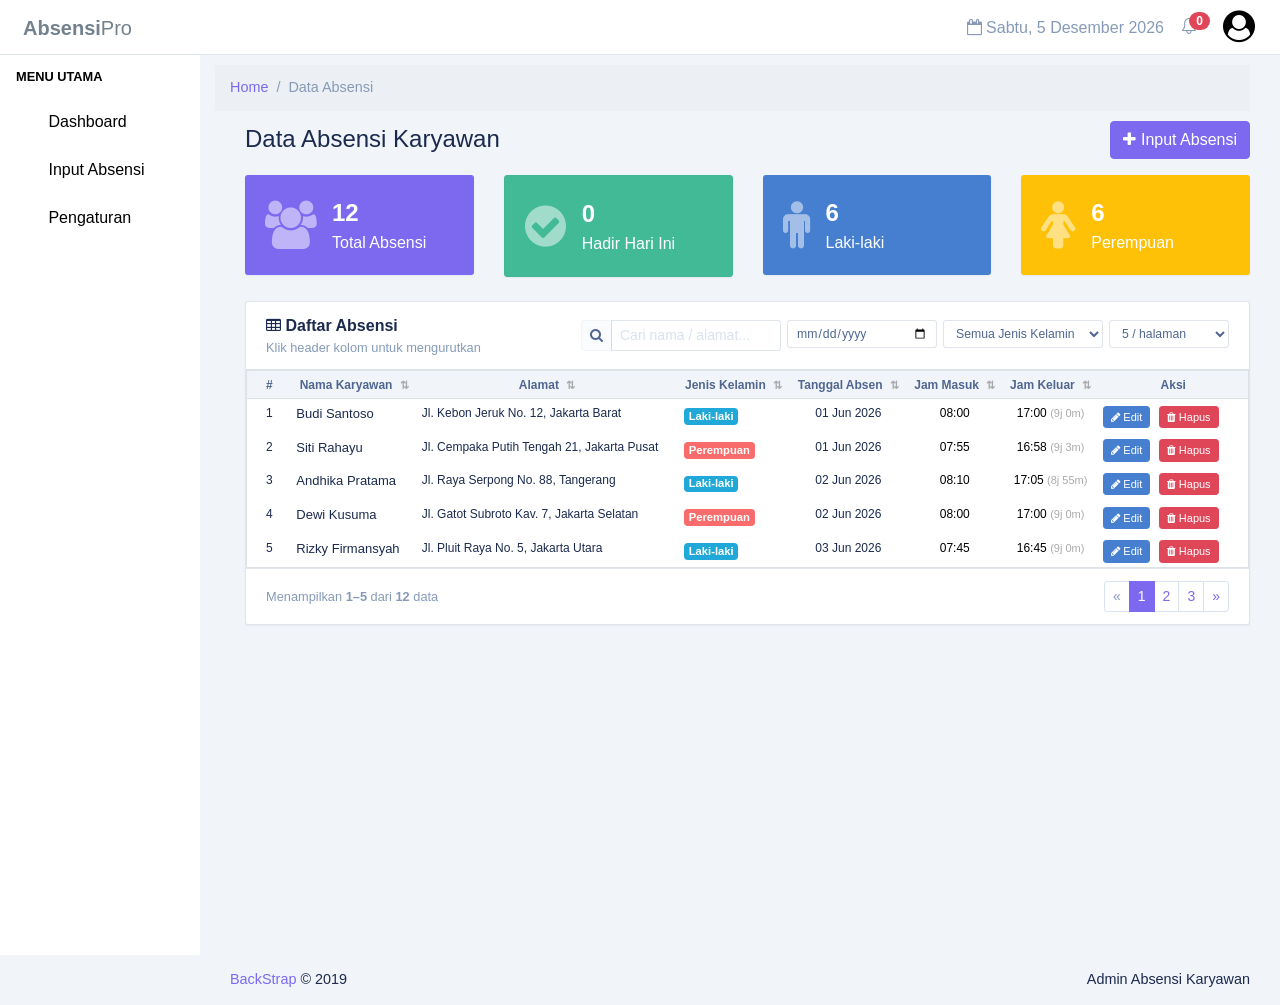
<file: index.html>
<!DOCTYPE html>
<!--
* Backstrap - Free Bootstrap Admin Template
* https://backstrap.net
-->
<html lang="id">
  <head>
    <base href="./">
    <meta charset="utf-8">
    <meta http-equiv="X-UA-Compatible" content="IE=edge">
    <meta name="viewport" content="width=device-width, initial-scale=1.0, shrink-to-fit=no">
    <title>Data Absensi Karyawan — Admin Panel</title>
    <!-- Icons -->
    <link href="vendors/@coreui/icons/css/coreui-icons.min.css" rel="stylesheet">
    <link href="vendors/font-awesome/css/font-awesome.min.css" rel="stylesheet">
    <link href="vendors/simple-line-icons/css/simple-line-icons.css" rel="stylesheet">
    <link href="https://maxcdn.icons8.com/fonts/line-awesome/1.1/css/line-awesome.min.css" rel="stylesheet">
    <!-- Backstrap main style -->
    <link href="style.css" rel="stylesheet">
    <link href="vendors/pace-progress/css/pace.min.css" rel="stylesheet">
    <link href="https://fonts.googleapis.com/css2?family=Nunito:wght@600;700&display=swap" rel="stylesheet">

    <style>
      /* Badge gender */
      .badge-laki   { background-color: #20a8d8; color: #fff; }
      .badge-perempuan { background-color: #f86c6b; color: #fff; }
      /* Sort icon on th */
      th[data-col] { cursor: pointer; }
      th[data-col]:hover { background-color: #f0f3f5; }
      th[data-col] .sort-icon { font-size: 11px; color: #aaa; margin-left: 4px; }
      th.sort-asc  .sort-icon::before { content: "▲"; }
      th.sort-desc .sort-icon::before { content: "▼"; }
      th .sort-icon::before { content: "⇅"; }
      /* Toast */
      .toast-fixed { position: fixed; bottom: 20px; right: 20px; z-index: 9999; min-width: 280px; }
      /* Empty state */
      .empty-state { text-align: center; padding: 40px 20px; color: #73818f; }
      .empty-state i { font-size: 48px; display: block; margin-bottom: 10px; }
      /* Durasi kecil */
      .text-durasi { font-size: 11px; color: #aaa; }

      th.col-alamat { width: 200px; max-width: 200px; }

      .app-body { min-height: 100vh; }

      .table thead th { font-size: 12px; }

      #tableBody td strong { font-weight: 500; }

      .navbar-toggler { display: none !important; }

      .sidebar {
        position: relative !important;
        top: auto !important;
        height: auto !important;
        min-height: unset !important;
      }
      .app-body {
        overflow: visible !important;
      }

      .navbar-page-title {
        font-family: 'Nunito', sans-serif;
        font-size: 16px;
        font-weight: 700;
        color: #2f353a;
        margin-left: 260px;
        white-space: nowrap;
        letter-spacing: 0.3px;
      }

      #tableBody .btn-sm {
        font-size: 11px;
        padding: 2px 7px;
      }

      .main {
        margin-left: 0 !important;
        padding-left: 15px !important;
      }
      .breadcrumb {
        margin-left: 0 !important;
        padding-left: 15px !important;
      }
    </style>
  </head>

  <body class="app sidebar-show sidebar-fixed">

<!-- ═══ Navbar Header ═══ -->
<header class="app-header navbar">
  <a class="navbar-brand" href="index.html">
    <b>Absensi</b><span>Pro</span>
  </a>
  <ul class="nav navbar-nav ml-auto mr-3">
    <li class="nav-item d-md-down-none">
      <span class="nav-link"><i class="fa fa-calendar-o"></i> <span id="tanggalHariIni"></span></span>
    </li>
    <li class="nav-item">
      <a class="nav-link" href="#"><i class="icon-bell"></i><span class="badge badge-pill badge-danger">0</span></a>
    </li>
    <li class="nav-item dropdown">
      <a class="nav-link" data-toggle="dropdown" href="#" role="button">
        <i class="fa fa-user-circle fa-2x" style="color:#000"></i>
      </a>
      <div class="dropdown-menu dropdown-menu-right">
        <div class="dropdown-header"><strong>Administrator</strong></div>
        <a class="dropdown-item" href="#"><i class="fa fa-user"></i> Profil</a>
        <div class="dropdown-divider"></div>
        <a class="dropdown-item" href="#"><i class="fa fa-lock"></i> Logout</a>
      </div>
    </li>
  </ul>
</header>

    <div class="app-body">

      <!-- ═══ Sidebar ═══ -->
       <div class="sidebar">
        <nav class="sidebar-nav">
          <ul class="nav">
            <li class="nav-title">Menu Utama</li>
            <li class="nav-item">
              <a class="nav-link active" href="index.html">
                <i class="nav-icon la la-lg la-dashboard"></i> Dashboard
              </a>
            </li>
            <li class="nav-item">
              <a class="nav-link" href="tambah.html">
                <i class="nav-icon la la-lg la-plus-circle"></i> Input Absensi
              </a>
            </li>
            <li class="divider"></li>
            <li class="nav-item">
              <a class="nav-link" href="#">
                <i class="nav-icon la la-lg la-cog"></i> Pengaturan
              </a>
            </li>
          </ul>
        </nav>
      </div>
      <!-- /.sidebar -->

      <!-- ═══ Main Content ═══ -->
      <main class="main">
        <!-- Breadcrumb -->
        <ol class="breadcrumb">
          <li class="breadcrumb-item"><a href="index.html">Home</a></li>
          <li class="breadcrumb-item active">Data Absensi</li>
        </ol>

        <div class="container-fluid">

          <!-- Page Title -->
          <div class="animated fadeIn">
            <div class="d-flex justify-content-between align-items-center mb-3">
              <h4 class="mb-0"> Data Absensi Karyawan</h4>
              <a href="tambah.html" class="btn btn-primary">
                <i class="fa fa-plus"></i> Input Absensi
              </a>
            </div>

            <!-- ── Stat Cards ── -->
            <div class="row">
              <div class="col-sm-6 col-lg-3">
                <div class="card text-white bg-primary">
                  <div class="card-body d-flex align-items-center">
                    <i class="fa fa-users fa-3x mr-3" style="opacity:.5"></i>
                    <div>
                      <div class="text-value" id="statTotal">0</div>
                      <div>Total Absensi</div>
                    </div>
                  </div>
                </div>
              </div>
              <div class="col-sm-6 col-lg-3">
                <div class="card text-white bg-success">
                  <div class="card-body d-flex align-items-center">
                    <i class="fa fa-check-circle fa-3x mr-3" style="opacity:.5"></i>
                    <div>
                      <div class="text-value" id="statHariIni">0</div>
                      <div>Hadir Hari Ini</div>
                    </div>
                  </div>
                </div>
              </div>
              <div class="col-sm-6 col-lg-3">
                <div class="card text-white bg-info">
                  <div class="card-body d-flex align-items-center">
                    <i class="fa fa-male fa-3x mr-3" style="opacity:.5"></i>
                    <div>
                      <div class="text-value" id="statLK">0</div>
                      <div>Laki-laki</div>
                    </div>
                  </div>
                </div>
              </div>
              <div class="col-sm-6 col-lg-3">
                <div class="card text-white bg-warning">
                  <div class="card-body d-flex align-items-center">
                    <i class="fa fa-female fa-3x mr-3" style="opacity:.5"></i>
                    <div>
                      <div class="text-value" id="statPR">0</div>
                      <div>Perempuan</div>
                    </div>
                  </div>
                </div>
              </div>
            </div>
            <!-- /.row stat cards -->

            <!-- ── Tabel Absensi ── -->
            <div class="card">
              <div class="card-header d-flex flex-wrap align-items-center justify-content-between" style="gap:8px">
                <div>
                  <strong><i class="fa fa-table"></i> Daftar Absensi</strong>
                  <small class="text-muted d-block">Klik header kolom untuk mengurutkan</small>
                </div>
                <!-- Toolbar Filter -->
                <div class="d-flex flex-wrap" style="gap:6px">
                  <div class="input-group input-group-sm" style="width:200px">
                    <div class="input-group-prepend">
                      <span class="input-group-text"><i class="fa fa-search"></i></span>
                    </div>
                    <input type="text" id="searchInput" class="form-control" placeholder="Cari nama / alamat...">
                  </div>
                  <input type="date" id="filterTanggal" class="form-control form-control-sm" style="width:150px" title="Filter tanggal">
                  <select id="filterJK" class="form-control form-control-sm" style="width:160px">
                    <option value="" selected hidden>Semua Jenis Kelamin</option>
                    <option value="Laki-laki">Laki-laki</option>
                    <option value="Perempuan">Perempuan</option>
                  </select>
                  <select id="perPage" class="form-control form-control-sm" style="width:120px">
                    <option value="5">5 / halaman</option>
                    <option value="10">10 / halaman</option>
                    <option value="20">20 / halaman</option>
                  </select>
                </div>
              </div>

              <div class="card-body p-0">
                <div class="table-responsive">
                  <table class="table table-hover table-bordered table-sm mb-0">
                    <thead class="thead-light">
                      <tr>
                        <th class="text-center" style="width:45px">#</th>
                        <th class="text-center" data-col="nama">Nama Karyawan <span class="sort-icon"></span></th>
                        <th class="text-center" data-col="alamat" class="col-alamat">Alamat <span class="sort-icon"></span></th>
                        <th class="text-center" data-col="jenisKelamin">Jenis Kelamin <span class="sort-icon"></span></th>
                        <th class="text-center" data-col="tanggalAbsen">Tanggal Absen <span class="sort-icon"></span></th>
                        <th class="text-center" data-col="jamMasuk">Jam Masuk <span class="sort-icon"></span></th>
                        <th class="text-center" data-col="jamKeluar">Jam Keluar <span class="sort-icon"></span></th>
                        <th class="text-center" style="width:150px">Aksi</th>
                      </tr>
                    </thead>
                    <tbody id="tableBody">
                      <!-- Rendered by JS -->
                    </tbody>
                  </table>
                </div>
              </div>

              <!-- Pagination Footer -->
              <div class="card-footer d-flex align-items-center justify-content-between flex-wrap" style="gap:8px">
                <small class="text-muted" id="pageInfo"></small>
                <ul class="pagination pagination-sm mb-0" id="pagination"></ul>
              </div>
            </div>
            <!-- /.card tabel -->

          </div>
          <!-- /.animated -->
        </div>
        <!-- /.container-fluid -->
      </main>

    </div>
    <!-- /.app-body -->

    <!-- ═══ Footer ═══ -->
    <footer class="app-footer">
      <div><a href="https://backstrap.net">BackStrap</a> &copy; 2019</div>
      <div class="ml-auto">Admin Absensi Karyawan</div>
    </footer>

    <!-- ═══ Modal Edit ═══ -->
    <div class="modal fade" id="modalEdit" tabindex="-1" role="dialog">
      <div class="modal-dialog modal-lg" role="document">
        <div class="modal-content">
          <div class="modal-header">
            <h5 class="modal-title"><i class="fa fa-pencil"></i> Edit Data Absensi</h5>
            <button type="button" class="close" data-dismiss="modal" style="border:none;background:none"><span>&times;</span></button>
          </div>
          <div class="modal-body">
            <div class="row">
              <div class="col-sm-12">
                <div class="form-group">
                  <label>Nama Karyawan <span class="text-danger">*</span></label>
                  <input type="text" id="editNama" class="form-control" placeholder="Nama lengkap">
                </div>
              </div>
              <div class="col-sm-12">
                <div class="form-group">
                  <label>Alamat <span class="text-danger">*</span></label>
                  <textarea id="editAlamat" class="form-control" rows="2" placeholder="Alamat lengkap"></textarea>
                </div>
              </div>
              <div class="col-sm-12">
                <div class="form-group">
                  <label>Jenis Kelamin <span class="text-danger">*</span></label>
                  <div>
                    <div class="form-check form-check-inline">
                      <input class="form-check-input" type="radio" name="editJK" id="editJKL" value="Laki-laki">
                      <label class="form-check-label" for="editJKL">Laki-laki</label>
                    </div>
                    <div class="form-check form-check-inline">
                      <input class="form-check-input" type="radio" name="editJK" id="editJKP" value="Perempuan">
                      <label class="form-check-label" for="editJKP">Perempuan</label>
                    </div>
                  </div>
                </div>
              </div>
              <div class="col-sm-4">
                <div class="form-group">
                  <label>Tanggal Absen <span class="text-danger">*</span></label>
                  <input type="date" id="editTanggal" class="form-control">
                </div>
              </div>
              <div class="col-sm-4">
                <div class="form-group">
                  <label>Jam Masuk <span class="text-danger">*</span></label>
                  <input type="time" id="editJamMasuk" class="form-control">
                </div>
              </div>
              <div class="col-sm-4">
                <div class="form-group">
                  <label>Jam Keluar <span class="text-danger">*</span></label>
                  <input type="time" id="editJamKeluar" class="form-control">
                </div>
              </div>
            </div>
          </div>
          <div class="modal-footer">
            <button type="button" class="btn btn-secondary" data-dismiss="modal">Batal</button>
            <button type="button" class="btn btn-primary" onclick="doEdit()">
              <i class="fa fa-check"></i> Simpan Perubahan
            </button>
          </div>
        </div>
      </div>
    </div>

    <!-- ═══ Modal Hapus ═══ -->
    <div class="modal fade" id="modalDelete" tabindex="-1" role="dialog">
      <div class="modal-dialog modal-sm modal-dialog-centered" role="document">
        <div class="modal-content" style="border-radius:12px;overflow:hidden">
          <div class="modal-header bg-white">
            <h5 class="modal-title" style="color:#000">Konfirmasi Hapus</h5>
            <button type="button" data-dismiss="modal" style="border:none;background:none;font-size:20px">&times;</button>
          </div>
          <div class="modal-body text-center py-4">
            <p class="mb-1 text-muted">Hapus data absensi atas nama</p>
            <strong id="deleteName" class="d-block" style="font-size:18px"></strong>
          </div>
          <div class="modal-footer">
            <button type="button" class="btn btn-secondary" data-dismiss="modal">Batal</button>
            <button type="button" class="btn btn-danger" onclick="doDelete()">Ya, Hapus</button>
          </div>
        </div>
      </div>
    </div>

    <!-- Toast Container -->
    <div id="toastContainer" style="position:fixed;bottom:20px;right:20px;z-index:9999;min-width:280px"></div>

    <!-- Scripts -->
    <script src="vendors/jquery/js/jquery.min.js"></script>
    <script src="vendors/popper.js/js/popper.min.js"></script>
    <script src="vendors/bootstrap/js/bootstrap.min.js"></script>
    <script src="vendors/pace-progress/js/pace.min.js"></script>
    <script src="vendors/perfect-scrollbar/js/perfect-scrollbar.min.js"></script>
    <script src="vendors/@coreui/coreui/js/coreui.min.js"></script>
    <script src="js/main.js"></script>
    <script src="app.js"></script>
    <script>
      // Tanggal header
      const now = new Date();
      document.getElementById("tanggalHariIni").textContent =
        now.toLocaleDateString('id-ID', { weekday:'long', day:'numeric', month:'long', year:'numeric' });

      // Bootstrap 4 modal wrappers
      function openModal(id)  { $('#' + id).modal('show'); }
      function closeModal(id) { $('#' + id).modal('hide'); }
    </script>
  </body>
</html>
</file>
<file: vendors/simple-line-icons/css/simple-line-icons.css>
/*
* Font Face
*/
@font-face {
  font-family: 'simple-line-icons';
  src: url('../fonts/Simple-Line-Icons.eot?v=2.4.0');
  src: url('../fonts/Simple-Line-Icons.eot?v=2.4.0#iefix') format('embedded-opentype'), url('../fonts/Simple-Line-Icons.woff2?v=2.4.0') format('woff2'), url('../fonts/Simple-Line-Icons.ttf?v=2.4.0') format('truetype'), url('../fonts/Simple-Line-Icons.woff?v=2.4.0') format('woff'), url('../fonts/Simple-Line-Icons.svg?v=2.4.0#simple-line-icons') format('svg');
  font-weight: normal;
  font-style: normal;
}
/*
 Use the following code if you want to have a class per icon.
 Instead of a list of all class selectors, you can use the generic [class*="icon-"] selector,
 but it's slower.
*/
.icon-user,
.icon-people,
.icon-user-female,
.icon-user-follow,
.icon-user-following,
.icon-user-unfollow,
.icon-login,
.icon-logout,
.icon-emotsmile,
.icon-phone,
.icon-call-end,
.icon-call-in,
.icon-call-out,
.icon-map,
.icon-location-pin,
.icon-direction,
.icon-directions,
.icon-compass,
.icon-layers,
.icon-menu,
.icon-list,
.icon-options-vertical,
.icon-options,
.icon-arrow-down,
.icon-arrow-left,
.icon-arrow-right,
.icon-arrow-up,
.icon-arrow-up-circle,
.icon-arrow-left-circle,
.icon-arrow-right-circle,
.icon-arrow-down-circle,
.icon-check,
.icon-clock,
.icon-plus,
.icon-minus,
.icon-close,
.icon-event,
.icon-exclamation,
.icon-organization,
.icon-trophy,
.icon-screen-smartphone,
.icon-screen-desktop,
.icon-plane,
.icon-notebook,
.icon-mustache,
.icon-mouse,
.icon-magnet,
.icon-energy,
.icon-disc,
.icon-cursor,
.icon-cursor-move,
.icon-crop,
.icon-chemistry,
.icon-speedometer,
.icon-shield,
.icon-screen-tablet,
.icon-magic-wand,
.icon-hourglass,
.icon-graduation,
.icon-ghost,
.icon-game-controller,
.icon-fire,
.icon-eyeglass,
.icon-envelope-open,
.icon-envelope-letter,
.icon-bell,
.icon-badge,
.icon-anchor,
.icon-wallet,
.icon-vector,
.icon-speech,
.icon-puzzle,
.icon-printer,
.icon-present,
.icon-playlist,
.icon-pin,
.icon-picture,
.icon-handbag,
.icon-globe-alt,
.icon-globe,
.icon-folder-alt,
.icon-folder,
.icon-film,
.icon-feed,
.icon-drop,
.icon-drawer,
.icon-docs,
.icon-doc,
.icon-diamond,
.icon-cup,
.icon-calculator,
.icon-bubbles,
.icon-briefcase,
.icon-book-open,
.icon-basket-loaded,
.icon-basket,
.icon-bag,
.icon-action-undo,
.icon-action-redo,
.icon-wrench,
.icon-umbrella,
.icon-trash,
.icon-tag,
.icon-support,
.icon-frame,
.icon-size-fullscreen,
.icon-size-actual,
.icon-shuffle,
.icon-share-alt,
.icon-share,
.icon-rocket,
.icon-question,
.icon-pie-chart,
.icon-pencil,
.icon-note,
.icon-loop,
.icon-home,
.icon-grid,
.icon-graph,
.icon-microphone,
.icon-music-tone-alt,
.icon-music-tone,
.icon-earphones-alt,
.icon-earphones,
.icon-equalizer,
.icon-like,
.icon-dislike,
.icon-control-start,
.icon-control-rewind,
.icon-control-play,
.icon-control-pause,
.icon-control-forward,
.icon-control-end,
.icon-volume-1,
.icon-volume-2,
.icon-volume-off,
.icon-calendar,
.icon-bulb,
.icon-chart,
.icon-ban,
.icon-bubble,
.icon-camrecorder,
.icon-camera,
.icon-cloud-download,
.icon-cloud-upload,
.icon-envelope,
.icon-eye,
.icon-flag,
.icon-heart,
.icon-info,
.icon-key,
.icon-link,
.icon-lock,
.icon-lock-open,
.icon-magnifier,
.icon-magnifier-add,
.icon-magnifier-remove,
.icon-paper-clip,
.icon-paper-plane,
.icon-power,
.icon-refresh,
.icon-reload,
.icon-settings,
.icon-star,
.icon-symbol-female,
.icon-symbol-male,
.icon-target,
.icon-credit-card,
.icon-paypal,
.icon-social-tumblr,
.icon-social-twitter,
.icon-social-facebook,
.icon-social-instagram,
.icon-social-linkedin,
.icon-social-pinterest,
.icon-social-github,
.icon-social-google,
.icon-social-reddit,
.icon-social-skype,
.icon-social-dribbble,
.icon-social-behance,
.icon-social-foursqare,
.icon-social-soundcloud,
.icon-social-spotify,
.icon-social-stumbleupon,
.icon-social-youtube,
.icon-social-dropbox,
.icon-social-vkontakte,
.icon-social-steam {
  font-family: 'simple-line-icons';
  speak: none;
  font-style: normal;
  font-weight: normal;
  font-variant: normal;
  text-transform: none;
  line-height: 1;
  /* Better Font Rendering =========== */
  -webkit-font-smoothing: antialiased;
  -moz-osx-font-smoothing: grayscale;
}
.icon-user:before {
  content: "\e005";
}
.icon-people:before {
  content: "\e001";
}
.icon-user-female:before {
  content: "\e000";
}
.icon-user-follow:before {
  content: "\e002";
}
.icon-user-following:before {
  content: "\e003";
}
.icon-user-unfollow:before {
  content: "\e004";
}
.icon-login:before {
  content: "\e066";
}
.icon-logout:before {
  content: "\e065";
}
.icon-emotsmile:before {
  content: "\e021";
}
.icon-phone:before {
  content: "\e600";
}
.icon-call-end:before {
  content: "\e048";
}
.icon-call-in:before {
  content: "\e047";
}
.icon-call-out:before {
  content: "\e046";
}
.icon-map:before {
  content: "\e033";
}
.icon-location-pin:before {
  content: "\e096";
}
.icon-direction:before {
  content: "\e042";
}
.icon-directions:before {
  content: "\e041";
}
.icon-compass:before {
  content: "\e045";
}
.icon-layers:before {
  content: "\e034";
}
.icon-menu:before {
  content: "\e601";
}
.icon-list:before {
  content: "\e067";
}
.icon-options-vertical:before {
  content: "\e602";
}
.icon-options:before {
  content: "\e603";
}
.icon-arrow-down:before {
  content: "\e604";
}
.icon-arrow-left:before {
  content: "\e605";
}
.icon-arrow-right:before {
  content: "\e606";
}
.icon-arrow-up:before {
  content: "\e607";
}
.icon-arrow-up-circle:before {
  content: "\e078";
}
.icon-arrow-left-circle:before {
  content: "\e07a";
}
.icon-arrow-right-circle:before {
  content: "\e079";
}
.icon-arrow-down-circle:before {
  content: "\e07b";
}
.icon-check:before {
  content: "\e080";
}
.icon-clock:before {
  content: "\e081";
}
.icon-plus:before {
  content: "\e095";
}
.icon-minus:before {
  content: "\e615";
}
.icon-close:before {
  content: "\e082";
}
.icon-event:before {
  content: "\e619";
}
.icon-exclamation:before {
  content: "\e617";
}
.icon-organization:before {
  content: "\e616";
}
.icon-trophy:before {
  content: "\e006";
}
.icon-screen-smartphone:before {
  content: "\e010";
}
.icon-screen-desktop:before {
  content: "\e011";
}
.icon-plane:before {
  content: "\e012";
}
.icon-notebook:before {
  content: "\e013";
}
.icon-mustache:before {
  content: "\e014";
}
.icon-mouse:before {
  content: "\e015";
}
.icon-magnet:before {
  content: "\e016";
}
.icon-energy:before {
  content: "\e020";
}
.icon-disc:before {
  content: "\e022";
}
.icon-cursor:before {
  content: "\e06e";
}
.icon-cursor-move:before {
  content: "\e023";
}
.icon-crop:before {
  content: "\e024";
}
.icon-chemistry:before {
  content: "\e026";
}
.icon-speedometer:before {
  content: "\e007";
}
.icon-shield:before {
  content: "\e00e";
}
.icon-screen-tablet:before {
  content: "\e00f";
}
.icon-magic-wand:before {
  content: "\e017";
}
.icon-hourglass:before {
  content: "\e018";
}
.icon-graduation:before {
  content: "\e019";
}
.icon-ghost:before {
  content: "\e01a";
}
.icon-game-controller:before {
  content: "\e01b";
}
.icon-fire:before {
  content: "\e01c";
}
.icon-eyeglass:before {
  content: "\e01d";
}
.icon-envelope-open:before {
  content: "\e01e";
}
.icon-envelope-letter:before {
  content: "\e01f";
}
.icon-bell:before {
  content: "\e027";
}
.icon-badge:before {
  content: "\e028";
}
.icon-anchor:before {
  content: "\e029";
}
.icon-wallet:before {
  content: "\e02a";
}
.icon-vector:before {
  content: "\e02b";
}
.icon-speech:before {
  content: "\e02c";
}
.icon-puzzle:before {
  content: "\e02d";
}
.icon-printer:before {
  content: "\e02e";
}
.icon-present:before {
  content: "\e02f";
}
.icon-playlist:before {
  content: "\e030";
}
.icon-pin:before {
  content: "\e031";
}
.icon-picture:before {
  content: "\e032";
}
.icon-handbag:before {
  content: "\e035";
}
.icon-globe-alt:before {
  content: "\e036";
}
.icon-globe:before {
  content: "\e037";
}
.icon-folder-alt:before {
  content: "\e039";
}
.icon-folder:before {
  content: "\e089";
}
.icon-film:before {
  content: "\e03a";
}
.icon-feed:before {
  content: "\e03b";
}
.icon-drop:before {
  content: "\e03e";
}
.icon-drawer:before {
  content: "\e03f";
}
.icon-docs:before {
  content: "\e040";
}
.icon-doc:before {
  content: "\e085";
}
.icon-diamond:before {
  content: "\e043";
}
.icon-cup:before {
  content: "\e044";
}
.icon-calculator:before {
  content: "\e049";
}
.icon-bubbles:before {
  content: "\e04a";
}
.icon-briefcase:before {
  content: "\e04b";
}
.icon-book-open:before {
  content: "\e04c";
}
.icon-basket-loaded:before {
  content: "\e04d";
}
.icon-basket:before {
  content: "\e04e";
}
.icon-bag:before {
  content: "\e04f";
}
.icon-action-undo:before {
  content: "\e050";
}
.icon-action-redo:before {
  content: "\e051";
}
.icon-wrench:before {
  content: "\e052";
}
.icon-umbrella:before {
  content: "\e053";
}
.icon-trash:before {
  content: "\e054";
}
.icon-tag:before {
  content: "\e055";
}
.icon-support:before {
  content: "\e056";
}
.icon-frame:before {
  content: "\e038";
}
.icon-size-fullscreen:before {
  content: "\e057";
}
.icon-size-actual:before {
  content: "\e058";
}
.icon-shuffle:before {
  content: "\e059";
}
.icon-share-alt:before {
  content: "\e05a";
}
.icon-share:before {
  content: "\e05b";
}
.icon-rocket:before {
  content: "\e05c";
}
.icon-question:before {
  content: "\e05d";
}
.icon-pie-chart:before {
  content: "\e05e";
}
.icon-pencil:before {
  content: "\e05f";
}
.icon-note:before {
  content: "\e060";
}
.icon-loop:before {
  content: "\e064";
}
.icon-home:before {
  content: "\e069";
}
.icon-grid:before {
  content: "\e06a";
}
.icon-graph:before {
  content: "\e06b";
}
.icon-microphone:before {
  content: "\e063";
}
.icon-music-tone-alt:before {
  content: "\e061";
}
.icon-music-tone:before {
  content: "\e062";
}
.icon-earphones-alt:before {
  content: "\e03c";
}
.icon-earphones:before {
  content: "\e03d";
}
.icon-equalizer:before {
  content: "\e06c";
}
.icon-like:before {
  content: "\e068";
}
.icon-dislike:before {
  content: "\e06d";
}
.icon-control-start:before {
  content: "\e06f";
}
.icon-control-rewind:before {
  content: "\e070";
}
.icon-control-play:before {
  content: "\e071";
}
.icon-control-pause:before {
  content: "\e072";
}
.icon-control-forward:before {
  content: "\e073";
}
.icon-control-end:before {
  content: "\e074";
}
.icon-volume-1:before {
  content: "\e09f";
}
.icon-volume-2:before {
  content: "\e0a0";
}
.icon-volume-off:before {
  content: "\e0a1";
}
.icon-calendar:before {
  content: "\e075";
}
.icon-bulb:before {
  content: "\e076";
}
.icon-chart:before {
  content: "\e077";
}
.icon-ban:before {
  content: "\e07c";
}
.icon-bubble:before {
  content: "\e07d";
}
.icon-camrecorder:before {
  content: "\e07e";
}
.icon-camera:before {
  content: "\e07f";
}
.icon-cloud-download:before {
  content: "\e083";
}
.icon-cloud-upload:before {
  content: "\e084";
}
.icon-envelope:before {
  content: "\e086";
}
.icon-eye:before {
  content: "\e087";
}
.icon-flag:before {
  content: "\e088";
}
.icon-heart:before {
  content: "\e08a";
}
.icon-info:before {
  content: "\e08b";
}
.icon-key:before {
  content: "\e08c";
}
.icon-link:before {
  content: "\e08d";
}
.icon-lock:before {
  content: "\e08e";
}
.icon-lock-open:before {
  content: "\e08f";
}
.icon-magnifier:before {
  content: "\e090";
}
.icon-magnifier-add:before {
  content: "\e091";
}
.icon-magnifier-remove:before {
  content: "\e092";
}
.icon-paper-clip:before {
  content: "\e093";
}
.icon-paper-plane:before {
  content: "\e094";
}
.icon-power:before {
  content: "\e097";
}
.icon-refresh:before {
  content: "\e098";
}
.icon-reload:before {
  content: "\e099";
}
.icon-settings:before {
  content: "\e09a";
}
.icon-star:before {
  content: "\e09b";
}
.icon-symbol-female:before {
  content: "\e09c";
}
.icon-symbol-male:before {
  content: "\e09d";
}
.icon-target:before {
  content: "\e09e";
}
.icon-credit-card:before {
  content: "\e025";
}
.icon-paypal:before {
  content: "\e608";
}
.icon-social-tumblr:before {
  content: "\e00a";
}
.icon-social-twitter:before {
  content: "\e009";
}
.icon-social-facebook:before {
  content: "\e00b";
}
.icon-social-instagram:before {
  content: "\e609";
}
.icon-social-linkedin:before {
  content: "\e60a";
}
.icon-social-pinterest:before {
  content: "\e60b";
}
.icon-social-github:before {
  content: "\e60c";
}
.icon-social-google:before {
  content: "\e60d";
}
.icon-social-reddit:before {
  content: "\e60e";
}
.icon-social-skype:before {
  content: "\e60f";
}
.icon-social-dribbble:before {
  content: "\e00d";
}
.icon-social-behance:before {
  content: "\e610";
}
.icon-social-foursqare:before {
  content: "\e611";
}
.icon-social-soundcloud:before {
  content: "\e612";
}
.icon-social-spotify:before {
  content: "\e613";
}
.icon-social-stumbleupon:before {
  content: "\e614";
}
.icon-social-youtube:before {
  content: "\e008";
}
.icon-social-dropbox:before {
  content: "\e00c";
}
.icon-social-vkontakte:before {
  content: "\e618";
}
.icon-social-steam:before {
  content: "\e620";
}
</file>
<file: style.css>
@charset "UTF-8";
/*!
 * CoreUI - Open Source Dashboard UI Kit
 * @version v2.1.16
 * @link https://coreui.io
 * Copyright (c) 2018 creativeLabs Łukasz Holeczek
 * Licensed under MIT (https://coreui.io/license)
 */
/*!
 * Bootstrap v4.3.1 (https://getbootstrap.com/)
 * Copyright 2011-2019 The Bootstrap Authors
 * Copyright 2011-2019 Twitter, Inc.
 * Licensed under MIT (https://github.com/twbs/bootstrap/blob/master/LICENSE)
 */
:root {
  --blue: #467FD0;
  --indigo: #6610f2;
  --purple: #7c69ef;
  --pink: #e83e8c;
  --red: #df4759;
  --orange: #fd9644;
  --yellow: #ffc107;
  --green: #42ba96;
  --teal: #20c997;
  --cyan: #17a2b8;
  --white: #FFFFFF;
  --gray: #869AB8;
  --gray-dark: #384C74;
  --light-blue: #69d2f1;
  --primary: #7c69ef;
  --secondary: #D9E2EF;
  --success: #42ba96;
  --info: #467FD0;
  --warning: #ffc107;
  --danger: #df4759;
  --light: #F1F4F8;
  --dark: #161C2D;
  --default: #D9E2EF;
  --notice: #467FD0;
  --error: #df4759;
  --breakpoint-xs: 0;
  --breakpoint-sm: 576px;
  --breakpoint-md: 768px;
  --breakpoint-lg: 992px;
  --breakpoint-xl: 1200px;
  --font-family-sans-serif: "Source Sans Pro", -apple-system, BlinkMacSystemFont, "Segoe UI", Roboto, "Helvetica Neue", Arial, "Noto Sans", sans-serif, "Apple Color Emoji", "Segoe UI Emoji", "Segoe UI Symbol", "Noto Color Emoji";
  --font-family-monospace: SFMono-Regular, Menlo, Monaco, Consolas, "Liberation Mono", "Courier New", monospace;
}

*,
*::before,
*::after {
  box-sizing: border-box;
}

html {
  font-family: sans-serif;
  line-height: 1.15;
  -webkit-text-size-adjust: 100%;
  -webkit-tap-highlight-color: rgba(22, 28, 45, 0);
}

article, aside, figcaption, figure, footer, header, hgroup, main, nav, section {
  display: block;
}

body {
  margin: 0;
  font-family: "Source Sans Pro", -apple-system, BlinkMacSystemFont, "Segoe UI", Roboto, "Helvetica Neue", Arial, "Noto Sans", sans-serif, "Apple Color Emoji", "Segoe UI Emoji", "Segoe UI Symbol", "Noto Color Emoji";
  font-size: 1rem;
  font-weight: 400;
  line-height: 1.5;
  color: #1B2A4E;
  text-align: left;
  background-color: #F9FBFD;
}

[tabindex="-1"]:focus {
  outline: 0 !important;
}

hr {
  box-sizing: content-box;
  height: 0;
  overflow: visible;
}

h1, h2, h3, h4, h5, h6 {
  margin-top: 0;
  margin-bottom: 0.5rem;
}

p {
  margin-top: 0;
  margin-bottom: 1rem;
}

abbr[title],
abbr[data-original-title] {
  text-decoration: underline;
  text-decoration: underline dotted;
  cursor: help;
  border-bottom: 0;
  text-decoration-skip-ink: none;
}

address {
  margin-bottom: 1rem;
  font-style: normal;
  line-height: inherit;
}

ol,
ul,
dl {
  margin-top: 0;
  margin-bottom: 1rem;
}

ol ol,
ul ul,
ol ul,
ul ol {
  margin-bottom: 0;
}

dt {
  font-weight: 700;
}

dd {
  margin-bottom: .5rem;
  margin-left: 0;
}

blockquote {
  margin: 0 0 1rem;
}

b,
strong {
  font-weight: bolder;
}

small {
  font-size: 80%;
}

sub,
sup {
  position: relative;
  font-size: 75%;
  line-height: 0;
  vertical-align: baseline;
}

sub {
  bottom: -.25em;
}

sup {
  top: -.5em;
}

a {
  color: #7c69ef;
  text-decoration: none;
  background-color: transparent;
}

a:hover {
  color: #4024e8;
  text-decoration: underline;
}

a:not([href]):not([tabindex]) {
  color: inherit;
  text-decoration: none;
}

a:not([href]):not([tabindex]):hover, a:not([href]):not([tabindex]):focus {
  color: inherit;
  text-decoration: none;
}

a:not([href]):not([tabindex]):focus {
  outline: 0;
}

pre,
code,
kbd,
samp {
  font-family: SFMono-Regular, Menlo, Monaco, Consolas, "Liberation Mono", "Courier New", monospace;
  font-size: 1em;
}

pre {
  margin-top: 0;
  margin-bottom: 1rem;
  overflow: auto;
}

figure {
  margin: 0 0 1rem;
}

img {
  vertical-align: middle;
  border-style: none;
}

svg {
  overflow: hidden;
  vertical-align: middle;
}

table {
  border-collapse: collapse;
}

caption {
  padding-top: 0.75rem;
  padding-bottom: 0.75rem;
  color: #869AB8;
  text-align: left;
  caption-side: bottom;
}

th {
  text-align: inherit;
}

label {
  display: inline-block;
  margin-bottom: 0.5rem;
}

button {
  border-radius: 0;
}

button:focus {
  outline: 1px dotted;
  outline: 5px auto -webkit-focus-ring-color;
}

input,
button,
select,
optgroup,
textarea {
  margin: 0;
  font-family: inherit;
  font-size: inherit;
  line-height: inherit;
}

button,
input {
  overflow: visible;
}

button,
select {
  text-transform: none;
}

select {
  word-wrap: normal;
}

button,
[type="button"],
[type="reset"],
[type="submit"] {
  -webkit-appearance: button;
}

button:not(:disabled),
[type="button"]:not(:disabled),
[type="reset"]:not(:disabled),
[type="submit"]:not(:disabled) {
  cursor: pointer;
}

button::-moz-focus-inner,
[type="button"]::-moz-focus-inner,
[type="reset"]::-moz-focus-inner,
[type="submit"]::-moz-focus-inner {
  padding: 0;
  border-style: none;
}

input[type="radio"],
input[type="checkbox"] {
  box-sizing: border-box;
  padding: 0;
}

input[type="date"],
input[type="time"],
input[type="datetime-local"],
input[type="month"] {
  -webkit-appearance: listbox;
}

textarea {
  overflow: auto;
  resize: vertical;
}

fieldset {
  min-width: 0;
  padding: 0;
  margin: 0;
  border: 0;
}

legend {
  display: block;
  width: 100%;
  max-width: 100%;
  padding: 0;
  margin-bottom: .5rem;
  font-size: 1.5rem;
  line-height: inherit;
  color: inherit;
  white-space: normal;
}

progress {
  vertical-align: baseline;
}

[type="number"]::-webkit-inner-spin-button,
[type="number"]::-webkit-outer-spin-button {
  height: auto;
}

[type="search"] {
  outline-offset: -2px;
  -webkit-appearance: none;
}

[type="search"]::-webkit-search-decoration {
  -webkit-appearance: none;
}

::-webkit-file-upload-button {
  font: inherit;
  -webkit-appearance: button;
}

output {
  display: inline-block;
}

summary {
  display: list-item;
  cursor: pointer;
}

template {
  display: none;
}

[hidden] {
  display: none !important;
}

h1, h2, h3, h4, h5, h6,
.h1, .h2, .h3, .h4, .h5, .h6 {
  margin-bottom: 0.5rem;
  font-weight: 500;
  line-height: 1.2;
}

h1, .h1 {
  font-size: 2.5rem;
}

h2, .h2 {
  font-size: 2rem;
}

h3, .h3 {
  font-size: 1.75rem;
}

h4, .h4 {
  font-size: 1.5rem;
}

h5, .h5 {
  font-size: 1.25rem;
}

h6, .h6 {
  font-size: 1rem;
}

.lead {
  font-size: 1.25rem;
  font-weight: 300;
}

.display-1 {
  font-size: 6rem;
  font-weight: 300;
  line-height: 1.2;
}

.display-2 {
  font-size: 5.5rem;
  font-weight: 300;
  line-height: 1.2;
}

.display-3 {
  font-size: 4.5rem;
  font-weight: 300;
  line-height: 1.2;
}

.display-4 {
  font-size: 3.5rem;
  font-weight: 300;
  line-height: 1.2;
}

hr {
  margin-top: 1rem;
  margin-bottom: 1rem;
  border: 0;
  border-top: 1px solid rgba(22, 28, 45, 0.1);
}

small,
.small {
  font-size: 80%;
  font-weight: 400;
}

mark,
.mark {
  padding: 0.2em;
  background-color: #fcf8e3;
}

.list-unstyled {
  padding-left: 0;
  list-style: none;
}

.list-inline {
  padding-left: 0;
  list-style: none;
}

.list-inline-item {
  display: inline-block;
}

.list-inline-item:not(:last-child) {
  margin-right: 0.5rem;
}

.initialism {
  font-size: 90%;
  text-transform: uppercase;
}

.blockquote {
  margin-bottom: 1rem;
  font-size: 1.25rem;
}

.blockquote-footer {
  display: block;
  font-size: 80%;
  color: #869AB8;
}

.blockquote-footer::before {
  content: "\2014\00A0";
}

.img-fluid {
  max-width: 100%;
  height: auto;
}

.img-thumbnail {
  padding: 0.25rem;
  background-color: #F9FBFD;
  border: 1px solid #D9E2EF;
  border-radius: 0.25rem;
  max-width: 100%;
  height: auto;
}

.figure {
  display: inline-block;
}

.figure-img {
  margin-bottom: 0.5rem;
  line-height: 1;
}

.figure-caption {
  font-size: 90%;
  color: #869AB8;
}

code {
  font-size: 87.5%;
  color: #e83e8c;
  word-break: break-word;
}

a > code {
  color: inherit;
}

kbd {
  padding: 0.2rem 0.4rem;
  font-size: 87.5%;
  color: #FFFFFF;
  background-color: #1B2A4E;
  border-radius: 0.2rem;
}

kbd kbd {
  padding: 0;
  font-size: 100%;
  font-weight: 700;
}

pre {
  display: block;
  font-size: 87.5%;
  color: #1B2A4E;
}

pre code {
  font-size: inherit;
  color: inherit;
  word-break: normal;
}

.pre-scrollable {
  max-height: 340px;
  overflow-y: scroll;
}

.container {
  width: 100%;
  padding-right: 15px;
  padding-left: 15px;
  margin-right: auto;
  margin-left: auto;
}

@media (min-width: 576px) {
  .container {
    max-width: 540px;
  }
}

@media (min-width: 768px) {
  .container {
    max-width: 720px;
  }
}

@media (min-width: 992px) {
  .container {
    max-width: 960px;
  }
}

@media (min-width: 1200px) {
  .container {
    max-width: 1140px;
  }
}

.container-fluid {
  width: 100%;
  padding-right: 15px;
  padding-left: 15px;
  margin-right: auto;
  margin-left: auto;
}

.row {
  display: flex;
  flex-wrap: wrap;
  margin-right: -15px;
  margin-left: -15px;
}

.no-gutters {
  margin-right: 0;
  margin-left: 0;
}

.no-gutters > .col,
.no-gutters > [class*="col-"] {
  padding-right: 0;
  padding-left: 0;
}

.col-1, .col-2, .col-3, .col-4, .col-5, .col-6, .col-7, .col-8, .col-9, .col-10, .col-11, .col-12, .col,
.col-auto, .col-sm-1, .col-sm-2, .col-sm-3, .col-sm-4, .col-sm-5, .col-sm-6, .col-sm-7, .col-sm-8, .col-sm-9, .col-sm-10, .col-sm-11, .col-sm-12, .col-sm,
.col-sm-auto, .col-md-1, .col-md-2, .col-md-3, .col-md-4, .col-md-5, .col-md-6, .col-md-7, .col-md-8, .col-md-9, .col-md-10, .col-md-11, .col-md-12, .col-md,
.col-md-auto, .col-lg-1, .col-lg-2, .col-lg-3, .col-lg-4, .col-lg-5, .col-lg-6, .col-lg-7, .col-lg-8, .col-lg-9, .col-lg-10, .col-lg-11, .col-lg-12, .col-lg,
.col-lg-auto, .col-xl-1, .col-xl-2, .col-xl-3, .col-xl-4, .col-xl-5, .col-xl-6, .col-xl-7, .col-xl-8, .col-xl-9, .col-xl-10, .col-xl-11, .col-xl-12, .col-xl,
.col-xl-auto {
  position: relative;
  width: 100%;
  padding-right: 15px;
  padding-left: 15px;
}

.col {
  flex-basis: 0;
  flex-grow: 1;
  max-width: 100%;
}

.col-auto {
  flex: 0 0 auto;
  width: auto;
  max-width: 100%;
}

.col-1 {
  flex: 0 0 8.333333%;
  max-width: 8.333333%;
}

.col-2 {
  flex: 0 0 16.666667%;
  max-width: 16.666667%;
}

.col-3 {
  flex: 0 0 25%;
  max-width: 25%;
}

.col-4 {
  flex: 0 0 33.333333%;
  max-width: 33.333333%;
}

.col-5 {
  flex: 0 0 41.666667%;
  max-width: 41.666667%;
}

.col-6 {
  flex: 0 0 50%;
  max-width: 50%;
}

.col-7 {
  flex: 0 0 58.333333%;
  max-width: 58.333333%;
}

.col-8 {
  flex: 0 0 66.666667%;
  max-width: 66.666667%;
}

.col-9 {
  flex: 0 0 75%;
  max-width: 75%;
}

.col-10 {
  flex: 0 0 83.333333%;
  max-width: 83.333333%;
}

.col-11 {
  flex: 0 0 91.666667%;
  max-width: 91.666667%;
}

.col-12 {
  flex: 0 0 100%;
  max-width: 100%;
}

.order-first {
  order: -1;
}

.order-last {
  order: 13;
}

.order-0 {
  order: 0;
}

.order-1 {
  order: 1;
}

.order-2 {
  order: 2;
}

.order-3 {
  order: 3;
}

.order-4 {
  order: 4;
}

.order-5 {
  order: 5;
}

.order-6 {
  order: 6;
}

.order-7 {
  order: 7;
}

.order-8 {
  order: 8;
}

.order-9 {
  order: 9;
}

.order-10 {
  order: 10;
}

.order-11 {
  order: 11;
}

.order-12 {
  order: 12;
}

.offset-1 {
  margin-left: 8.333333%;
}

.offset-2 {
  margin-left: 16.666667%;
}

.offset-3 {
  margin-left: 25%;
}

.offset-4 {
  margin-left: 33.333333%;
}

.offset-5 {
  margin-left: 41.666667%;
}

.offset-6 {
  margin-left: 50%;
}

.offset-7 {
  margin-left: 58.333333%;
}

.offset-8 {
  margin-left: 66.666667%;
}

.offset-9 {
  margin-left: 75%;
}

.offset-10 {
  margin-left: 83.333333%;
}

.offset-11 {
  margin-left: 91.666667%;
}

@media (min-width: 576px) {
  .col-sm {
    flex-basis: 0;
    flex-grow: 1;
    max-width: 100%;
  }
  .col-sm-auto {
    flex: 0 0 auto;
    width: auto;
    max-width: 100%;
  }
  .col-sm-1 {
    flex: 0 0 8.333333%;
    max-width: 8.333333%;
  }
  .col-sm-2 {
    flex: 0 0 16.666667%;
    max-width: 16.666667%;
  }
  .col-sm-3 {
    flex: 0 0 25%;
    max-width: 25%;
  }
  .col-sm-4 {
    flex: 0 0 33.333333%;
    max-width: 33.333333%;
  }
  .col-sm-5 {
    flex: 0 0 41.666667%;
    max-width: 41.666667%;
  }
  .col-sm-6 {
    flex: 0 0 50%;
    max-width: 50%;
  }
  .col-sm-7 {
    flex: 0 0 58.333333%;
    max-width: 58.333333%;
  }
  .col-sm-8 {
    flex: 0 0 66.666667%;
    max-width: 66.666667%;
  }
  .col-sm-9 {
    flex: 0 0 75%;
    max-width: 75%;
  }
  .col-sm-10 {
    flex: 0 0 83.333333%;
    max-width: 83.333333%;
  }
  .col-sm-11 {
    flex: 0 0 91.666667%;
    max-width: 91.666667%;
  }
  .col-sm-12 {
    flex: 0 0 100%;
    max-width: 100%;
  }
  .order-sm-first {
    order: -1;
  }
  .order-sm-last {
    order: 13;
  }
  .order-sm-0 {
    order: 0;
  }
  .order-sm-1 {
    order: 1;
  }
  .order-sm-2 {
    order: 2;
  }
  .order-sm-3 {
    order: 3;
  }
  .order-sm-4 {
    order: 4;
  }
  .order-sm-5 {
    order: 5;
  }
  .order-sm-6 {
    order: 6;
  }
  .order-sm-7 {
    order: 7;
  }
  .order-sm-8 {
    order: 8;
  }
  .order-sm-9 {
    order: 9;
  }
  .order-sm-10 {
    order: 10;
  }
  .order-sm-11 {
    order: 11;
  }
  .order-sm-12 {
    order: 12;
  }
  .offset-sm-0 {
    margin-left: 0;
  }
  .offset-sm-1 {
    margin-left: 8.333333%;
  }
  .offset-sm-2 {
    margin-left: 16.666667%;
  }
  .offset-sm-3 {
    margin-left: 25%;
  }
  .offset-sm-4 {
    margin-left: 33.333333%;
  }
  .offset-sm-5 {
    margin-left: 41.666667%;
  }
  .offset-sm-6 {
    margin-left: 50%;
  }
  .offset-sm-7 {
    margin-left: 58.333333%;
  }
  .offset-sm-8 {
    margin-left: 66.666667%;
  }
  .offset-sm-9 {
    margin-left: 75%;
  }
  .offset-sm-10 {
    margin-left: 83.333333%;
  }
  .offset-sm-11 {
    margin-left: 91.666667%;
  }
}

@media (min-width: 768px) {
  .col-md {
    flex-basis: 0;
    flex-grow: 1;
    max-width: 100%;
  }
  .col-md-auto {
    flex: 0 0 auto;
    width: auto;
    max-width: 100%;
  }
  .col-md-1 {
    flex: 0 0 8.333333%;
    max-width: 8.333333%;
  }
  .col-md-2 {
    flex: 0 0 16.666667%;
    max-width: 16.666667%;
  }
  .col-md-3 {
    flex: 0 0 25%;
    max-width: 25%;
  }
  .col-md-4 {
    flex: 0 0 33.333333%;
    max-width: 33.333333%;
  }
  .col-md-5 {
    flex: 0 0 41.666667%;
    max-width: 41.666667%;
  }
  .col-md-6 {
    flex: 0 0 50%;
    max-width: 50%;
  }
  .col-md-7 {
    flex: 0 0 58.333333%;
    max-width: 58.333333%;
  }
  .col-md-8 {
    flex: 0 0 66.666667%;
    max-width: 66.666667%;
  }
  .col-md-9 {
    flex: 0 0 75%;
    max-width: 75%;
  }
  .col-md-10 {
    flex: 0 0 83.333333%;
    max-width: 83.333333%;
  }
  .col-md-11 {
    flex: 0 0 91.666667%;
    max-width: 91.666667%;
  }
  .col-md-12 {
    flex: 0 0 100%;
    max-width: 100%;
  }
  .order-md-first {
    order: -1;
  }
  .order-md-last {
    order: 13;
  }
  .order-md-0 {
    order: 0;
  }
  .order-md-1 {
    order: 1;
  }
  .order-md-2 {
    order: 2;
  }
  .order-md-3 {
    order: 3;
  }
  .order-md-4 {
    order: 4;
  }
  .order-md-5 {
    order: 5;
  }
  .order-md-6 {
    order: 6;
  }
  .order-md-7 {
    order: 7;
  }
  .order-md-8 {
    order: 8;
  }
  .order-md-9 {
    order: 9;
  }
  .order-md-10 {
    order: 10;
  }
  .order-md-11 {
    order: 11;
  }
  .order-md-12 {
    order: 12;
  }
  .offset-md-0 {
    margin-left: 0;
  }
  .offset-md-1 {
    margin-left: 8.333333%;
  }
  .offset-md-2 {
    margin-left: 16.666667%;
  }
  .offset-md-3 {
    margin-left: 25%;
  }
  .offset-md-4 {
    margin-left: 33.333333%;
  }
  .offset-md-5 {
    margin-left: 41.666667%;
  }
  .offset-md-6 {
    margin-left: 50%;
  }
  .offset-md-7 {
    margin-left: 58.333333%;
  }
  .offset-md-8 {
    margin-left: 66.666667%;
  }
  .offset-md-9 {
    margin-left: 75%;
  }
  .offset-md-10 {
    margin-left: 83.333333%;
  }
  .offset-md-11 {
    margin-left: 91.666667%;
  }
}

@media (min-width: 992px) {
  .col-lg {
    flex-basis: 0;
    flex-grow: 1;
    max-width: 100%;
  }
  .col-lg-auto {
    flex: 0 0 auto;
    width: auto;
    max-width: 100%;
  }
  .col-lg-1 {
    flex: 0 0 8.333333%;
    max-width: 8.333333%;
  }
  .col-lg-2 {
    flex: 0 0 16.666667%;
    max-width: 16.666667%;
  }
  .col-lg-3 {
    flex: 0 0 25%;
    max-width: 25%;
  }
  .col-lg-4 {
    flex: 0 0 33.333333%;
    max-width: 33.333333%;
  }
  .col-lg-5 {
    flex: 0 0 41.666667%;
    max-width: 41.666667%;
  }
  .col-lg-6 {
    flex: 0 0 50%;
    max-width: 50%;
  }
  .col-lg-7 {
    flex: 0 0 58.333333%;
    max-width: 58.333333%;
  }
  .col-lg-8 {
    flex: 0 0 66.666667%;
    max-width: 66.666667%;
  }
  .col-lg-9 {
    flex: 0 0 75%;
    max-width: 75%;
  }
  .col-lg-10 {
    flex: 0 0 83.333333%;
    max-width: 83.333333%;
  }
  .col-lg-11 {
    flex: 0 0 91.666667%;
    max-width: 91.666667%;
  }
  .col-lg-12 {
    flex: 0 0 100%;
    max-width: 100%;
  }
  .order-lg-first {
    order: -1;
  }
  .order-lg-last {
    order: 13;
  }
  .order-lg-0 {
    order: 0;
  }
  .order-lg-1 {
    order: 1;
  }
  .order-lg-2 {
    order: 2;
  }
  .order-lg-3 {
    order: 3;
  }
  .order-lg-4 {
    order: 4;
  }
  .order-lg-5 {
    order: 5;
  }
  .order-lg-6 {
    order: 6;
  }
  .order-lg-7 {
    order: 7;
  }
  .order-lg-8 {
    order: 8;
  }
  .order-lg-9 {
    order: 9;
  }
  .order-lg-10 {
    order: 10;
  }
  .order-lg-11 {
    order: 11;
  }
  .order-lg-12 {
    order: 12;
  }
  .offset-lg-0 {
    margin-left: 0;
  }
  .offset-lg-1 {
    margin-left: 8.333333%;
  }
  .offset-lg-2 {
    margin-left: 16.666667%;
  }
  .offset-lg-3 {
    margin-left: 25%;
  }
  .offset-lg-4 {
    margin-left: 33.333333%;
  }
  .offset-lg-5 {
    margin-left: 41.666667%;
  }
  .offset-lg-6 {
    margin-left: 50%;
  }
  .offset-lg-7 {
    margin-left: 58.333333%;
  }
  .offset-lg-8 {
    margin-left: 66.666667%;
  }
  .offset-lg-9 {
    margin-left: 75%;
  }
  .offset-lg-10 {
    margin-left: 83.333333%;
  }
  .offset-lg-11 {
    margin-left: 91.666667%;
  }
}

@media (min-width: 1200px) {
  .col-xl {
    flex-basis: 0;
    flex-grow: 1;
    max-width: 100%;
  }
  .col-xl-auto {
    flex: 0 0 auto;
    width: auto;
    max-width: 100%;
  }
  .col-xl-1 {
    flex: 0 0 8.333333%;
    max-width: 8.333333%;
  }
  .col-xl-2 {
    flex: 0 0 16.666667%;
    max-width: 16.666667%;
  }
  .col-xl-3 {
    flex: 0 0 25%;
    max-width: 25%;
  }
  .col-xl-4 {
    flex: 0 0 33.333333%;
    max-width: 33.333333%;
  }
  .col-xl-5 {
    flex: 0 0 41.666667%;
    max-width: 41.666667%;
  }
  .col-xl-6 {
    flex: 0 0 50%;
    max-width: 50%;
  }
  .col-xl-7 {
    flex: 0 0 58.333333%;
    max-width: 58.333333%;
  }
  .col-xl-8 {
    flex: 0 0 66.666667%;
    max-width: 66.666667%;
  }
  .col-xl-9 {
    flex: 0 0 75%;
    max-width: 75%;
  }
  .col-xl-10 {
    flex: 0 0 83.333333%;
    max-width: 83.333333%;
  }
  .col-xl-11 {
    flex: 0 0 91.666667%;
    max-width: 91.666667%;
  }
  .col-xl-12 {
    flex: 0 0 100%;
    max-width: 100%;
  }
  .order-xl-first {
    order: -1;
  }
  .order-xl-last {
    order: 13;
  }
  .order-xl-0 {
    order: 0;
  }
  .order-xl-1 {
    order: 1;
  }
  .order-xl-2 {
    order: 2;
  }
  .order-xl-3 {
    order: 3;
  }
  .order-xl-4 {
    order: 4;
  }
  .order-xl-5 {
    order: 5;
  }
  .order-xl-6 {
    order: 6;
  }
  .order-xl-7 {
    order: 7;
  }
  .order-xl-8 {
    order: 8;
  }
  .order-xl-9 {
    order: 9;
  }
  .order-xl-10 {
    order: 10;
  }
  .order-xl-11 {
    order: 11;
  }
  .order-xl-12 {
    order: 12;
  }
  .offset-xl-0 {
    margin-left: 0;
  }
  .offset-xl-1 {
    margin-left: 8.333333%;
  }
  .offset-xl-2 {
    margin-left: 16.666667%;
  }
  .offset-xl-3 {
    margin-left: 25%;
  }
  .offset-xl-4 {
    margin-left: 33.333333%;
  }
  .offset-xl-5 {
    margin-left: 41.666667%;
  }
  .offset-xl-6 {
    margin-left: 50%;
  }
  .offset-xl-7 {
    margin-left: 58.333333%;
  }
  .offset-xl-8 {
    margin-left: 66.666667%;
  }
  .offset-xl-9 {
    margin-left: 75%;
  }
  .offset-xl-10 {
    margin-left: 83.333333%;
  }
  .offset-xl-11 {
    margin-left: 91.666667%;
  }
}

.table {
  width: 100%;
  margin-bottom: 1rem;
  color: #1B2A4E;
}

.table th,
.table td {
  padding: 0.75rem;
  vertical-align: top;
  border-top: 1px solid rgba(0, 40, 100, 0.12);
}

.table thead th {
  vertical-align: bottom;
  border-bottom: 2px solid rgba(0, 40, 100, 0.12);
}

.table tbody + tbody {
  border-top: 2px solid rgba(0, 40, 100, 0.12);
}

.table-sm th,
.table-sm td {
  padding: 0.3rem;
}

.table-bordered {
  border: 1px solid rgba(0, 40, 100, 0.12);
}

.table-bordered th,
.table-bordered td {
  border: 1px solid rgba(0, 40, 100, 0.12);
}

.table-bordered thead th,
.table-bordered thead td {
  border-bottom-width: 2px;
}

.table-borderless th,
.table-borderless td,
.table-borderless thead th,
.table-borderless tbody + tbody {
  border: 0;
}

.table-striped tbody tr:nth-of-type(odd) {
  background-color: rgba(22, 28, 45, 0.05);
}

.table-hover tbody tr:hover {
  color: #1B2A4E;
  background-color: rgba(22, 28, 45, 0.075);
}

.table-primary,
.table-primary > th,
.table-primary > td {
  background-color: #dad5fb;
}

.table-primary th,
.table-primary td,
.table-primary thead th,
.table-primary tbody + tbody {
  border-color: #bbb1f7;
}

.table-hover .table-primary:hover {
  background-color: #c5bef9;
}

.table-hover .table-primary:hover > td,
.table-hover .table-primary:hover > th {
  background-color: #c5bef9;
}

.table-secondary,
.table-secondary > th,
.table-secondary > td {
  background-color: #f4f7fb;
}

.table-secondary th,
.table-secondary td,
.table-secondary thead th,
.table-secondary tbody + tbody {
  border-color: #ebf0f7;
}

.table-hover .table-secondary:hover {
  background-color: #e1e9f4;
}

.table-hover .table-secondary:hover > td,
.table-hover .table-secondary:hover > th {
  background-color: #e1e9f4;
}

.table-success,
.table-success > th,
.table-success > td {
  background-color: #caece2;
}

.table-success th,
.table-success td,
.table-success thead th,
.table-success tbody + tbody {
  border-color: #9ddbc8;
}

.table-hover .table-success:hover {
  background-color: #b7e5d8;
}

.table-hover .table-success:hover > td,
.table-hover .table-success:hover > th {
  background-color: #b7e5d8;
}

.table-info,
.table-info > th,
.table-info > td {
  background-color: #cbdbf2;
}

.table-info th,
.table-info td,
.table-info thead th,
.table-info tbody + tbody {
  border-color: #9fbce7;
}

.table-hover .table-info:hover {
  background-color: #b7cded;
}

.table-hover .table-info:hover > td,
.table-hover .table-info:hover > th {
  background-color: #b7cded;
}

.table-warning,
.table-warning > th,
.table-warning > td {
  background-color: #ffeeba;
}

.table-warning th,
.table-warning td,
.table-warning thead th,
.table-warning tbody + tbody {
  border-color: #ffdf7e;
}

.table-hover .table-warning:hover {
  background-color: #ffe8a1;
}

.table-hover .table-warning:hover > td,
.table-hover .table-warning:hover > th {
  background-color: #ffe8a1;
}

.table-danger,
.table-danger > th,
.table-danger > td {
  background-color: #f6cbd1;
}

.table-danger th,
.table-danger td,
.table-danger thead th,
.table-danger tbody + tbody {
  border-color: #ee9fa9;
}

.table-hover .table-danger:hover {
  background-color: #f2b5be;
}

.table-hover .table-danger:hover > td,
.table-hover .table-danger:hover > th {
  background-color: #f2b5be;
}

.table-light,
.table-light > th,
.table-light > td {
  background-color: #fbfcfd;
}

.table-light th,
.table-light td,
.table-light thead th,
.table-light tbody + tbody {
  border-color: #f8f9fb;
}

.table-hover .table-light:hover {
  background-color: #eaeff5;
}

.table-hover .table-light:hover > td,
.table-hover .table-light:hover > th {
  background-color: #eaeff5;
}

.table-dark,
.table-dark > th,
.table-dark > td {
  background-color: #bebfc4;
}

.table-dark th,
.table-dark td,
.table-dark thead th,
.table-dark tbody + tbody {
  border-color: #868992;
}

.table-hover .table-dark:hover {
  background-color: #b1b2b8;
}

.table-hover .table-dark:hover > td,
.table-hover .table-dark:hover > th {
  background-color: #b1b2b8;
}

.table-default,
.table-default > th,
.table-default > td {
  background-color: #f4f7fb;
}

.table-default th,
.table-default td,
.table-default thead th,
.table-default tbody + tbody {
  border-color: #ebf0f7;
}

.table-hover .table-default:hover {
  background-color: #e1e9f4;
}

.table-hover .table-default:hover > td,
.table-hover .table-default:hover > th {
  background-color: #e1e9f4;
}

.table-notice,
.table-notice > th,
.table-notice > td {
  background-color: #cbdbf2;
}

.table-notice th,
.table-notice td,
.table-notice thead th,
.table-notice tbody + tbody {
  border-color: #9fbce7;
}

.table-hover .table-notice:hover {
  background-color: #b7cded;
}

.table-hover .table-notice:hover > td,
.table-hover .table-notice:hover > th {
  background-color: #b7cded;
}

.table-error,
.table-error > th,
.table-error > td {
  background-color: #f6cbd1;
}

.table-error th,
.table-error td,
.table-error thead th,
.table-error tbody + tbody {
  border-color: #ee9fa9;
}

.table-hover .table-error:hover {
  background-color: #f2b5be;
}

.table-hover .table-error:hover > td,
.table-hover .table-error:hover > th {
  background-color: #f2b5be;
}

.table-active,
.table-active > th,
.table-active > td {
  background-color: rgba(22, 28, 45, 0.075);
}

.table-hover .table-active:hover {
  background-color: rgba(14, 17, 28, 0.075);
}

.table-hover .table-active:hover > td,
.table-hover .table-active:hover > th {
  background-color: rgba(14, 17, 28, 0.075);
}

.table .thead-dark th {
  color: #FFFFFF;
  background-color: #384C74;
  border-color: #445d8e;
}

.table .thead-light th {
  color: #506690;
  background-color: #F1F4F8;
  border-color: rgba(0, 40, 100, 0.12);
}

.table-dark {
  color: #FFFFFF;
  background-color: #384C74;
}

.table-dark th,
.table-dark td,
.table-dark thead th {
  border-color: #445d8e;
}

.table-dark.table-bordered {
  border: 0;
}

.table-dark.table-striped tbody tr:nth-of-type(odd) {
  background-color: rgba(255, 255, 255, 0.05);
}

.table-dark.table-hover tbody tr:hover {
  color: #FFFFFF;
  background-color: rgba(255, 255, 255, 0.075);
}

@media (max-width: 575.98px) {
  .table-responsive-sm {
    display: block;
    width: 100%;
    overflow-x: auto;
    -webkit-overflow-scrolling: touch;
  }
  .table-responsive-sm > .table-bordered {
    border: 0;
  }
}

@media (max-width: 767.98px) {
  .table-responsive-md {
    display: block;
    width: 100%;
    overflow-x: auto;
    -webkit-overflow-scrolling: touch;
  }
  .table-responsive-md > .table-bordered {
    border: 0;
  }
}

@media (max-width: 991.98px) {
  .table-responsive-lg {
    display: block;
    width: 100%;
    overflow-x: auto;
    -webkit-overflow-scrolling: touch;
  }
  .table-responsive-lg > .table-bordered {
    border: 0;
  }
}

@media (max-width: 1199.98px) {
  .table-responsive-xl {
    display: block;
    width: 100%;
    overflow-x: auto;
    -webkit-overflow-scrolling: touch;
  }
  .table-responsive-xl > .table-bordered {
    border: 0;
  }
}

.table-responsive {
  display: block;
  width: 100%;
  overflow-x: auto;
  -webkit-overflow-scrolling: touch;
}

.table-responsive > .table-bordered {
  border: 0;
}

.form-control {
  display: block;
  width: 100%;
  height: calc(1.5em + 0.75rem + 2px);
  padding: 0.375rem 0.75rem;
  font-size: 1rem;
  font-weight: 400;
  line-height: 1.5;
  color: #506690;
  background-color: #FFFFFF;
  background-clip: padding-box;
  border: 1px solid #F1F4F8;
  border-radius: 0.25rem;
  transition: border-color 0.15s ease-in-out, box-shadow 0.15s ease-in-out;
}

@media (prefers-reduced-motion: reduce) {
  .form-control {
    transition: none;
  }
}

.form-control::-ms-expand {
  background-color: transparent;
  border: 0;
}

.form-control:focus {
  color: #506690;
  background-color: #FFFFFF;
  border-color: #e1dcfb;
  outline: 0;
  box-shadow: 0 0 0 0rem rgba(124, 105, 239, 0.25);
}

.form-control::placeholder {
  color: #869AB8;
  opacity: 1;
}

.form-control:disabled, .form-control[readonly] {
  background-color: #F1F4F8;
  opacity: 1;
}

select.form-control:focus::-ms-value {
  color: #506690;
  background-color: #FFFFFF;
}

.form-control-file,
.form-control-range {
  display: block;
  width: 100%;
}

.col-form-label {
  padding-top: calc(0.375rem + 1px);
  padding-bottom: calc(0.375rem + 1px);
  margin-bottom: 0;
  font-size: inherit;
  line-height: 1.5;
}

.col-form-label-lg {
  padding-top: calc(0.5rem + 1px);
  padding-bottom: calc(0.5rem + 1px);
  font-size: 1.25rem;
  line-height: 1.5;
}

.col-form-label-sm {
  padding-top: calc(0.25rem + 1px);
  padding-bottom: calc(0.25rem + 1px);
  font-size: 0.875rem;
  line-height: 1.5;
}

.form-control-plaintext {
  display: block;
  width: 100%;
  padding-top: 0.375rem;
  padding-bottom: 0.375rem;
  margin-bottom: 0;
  line-height: 1.5;
  color: #1B2A4E;
  background-color: transparent;
  border: solid transparent;
  border-width: 1px 0;
}

.form-control-plaintext.form-control-sm, .form-control-plaintext.form-control-lg {
  padding-right: 0;
  padding-left: 0;
}

.form-control-sm {
  height: calc(1.5em + 0.5rem + 2px);
  padding: 0.25rem 0.5rem;
  font-size: 0.875rem;
  line-height: 1.5;
  border-radius: 0.2rem;
}

.form-control-lg {
  height: calc(1.5em + 1rem + 2px);
  padding: 0.5rem 1rem;
  font-size: 1.25rem;
  line-height: 1.5;
  border-radius: 0.3rem;
}

select.form-control[size], select.form-control[multiple] {
  height: auto;
}

textarea.form-control {
  height: auto;
}

.form-group {
  margin-bottom: 1rem;
}

.form-text {
  display: block;
  margin-top: 0.25rem;
}

.form-row {
  display: flex;
  flex-wrap: wrap;
  margin-right: -5px;
  margin-left: -5px;
}

.form-row > .col,
.form-row > [class*="col-"] {
  padding-right: 5px;
  padding-left: 5px;
}

.form-check {
  position: relative;
  display: block;
  padding-left: 1.25rem;
}

.form-check-input {
  position: absolute;
  margin-top: 0.3rem;
  margin-left: -1.25rem;
}

.form-check-input:disabled ~ .form-check-label {
  color: #869AB8;
}

.form-check-label {
  margin-bottom: 0;
}

.form-check-inline {
  display: inline-flex;
  align-items: center;
  padding-left: 0;
  margin-right: 0.75rem;
}

.form-check-inline .form-check-input {
  position: static;
  margin-top: 0;
  margin-right: 0.3125rem;
  margin-left: 0;
}

.valid-feedback {
  display: none;
  width: 100%;
  margin-top: 0.25rem;
  font-size: 80%;
  color: #42ba96;
}

.valid-tooltip {
  position: absolute;
  top: 100%;
  z-index: 5;
  display: none;
  max-width: 100%;
  padding: 0.25rem 0.5rem;
  margin-top: .1rem;
  font-size: 0.875rem;
  line-height: 1.5;
  color: #FFFFFF;
  background-color: rgba(66, 186, 150, 0.9);
  border-radius: 0.25rem;
}

.was-validated .form-control:valid, .form-control.is-valid {
  border-color: #42ba96;
  padding-right: calc(1.5em + 0.75rem);
  background-image: url("data:image/svg+xml,%3csvg xmlns='http://www.w3.org/2000/svg' viewBox='0 0 8 8'%3e%3cpath fill='%2342ba96' d='M2.3 6.73L.6 4.53c-.4-1.04.46-1.4 1.1-.8l1.1 1.4 3.4-3.8c.6-.63 1.6-.27 1.2.7l-4 4.6c-.43.5-.8.4-1.1.1z'/%3e%3c/svg%3e");
  background-repeat: no-repeat;
  background-position: center right calc(0.375em + 0.1875rem);
  background-size: calc(0.75em + 0.375rem) calc(0.75em + 0.375rem);
}

.was-validated .form-control:valid:focus, .form-control.is-valid:focus {
  border-color: #42ba96;
  box-shadow: 0 0 0 0rem rgba(66, 186, 150, 0.25);
}

.was-validated .form-control:valid ~ .valid-feedback,
.was-validated .form-control:valid ~ .valid-tooltip, .form-control.is-valid ~ .valid-feedback,
.form-control.is-valid ~ .valid-tooltip {
  display: block;
}

.was-validated textarea.form-control:valid, textarea.form-control.is-valid {
  padding-right: calc(1.5em + 0.75rem);
  background-position: top calc(0.375em + 0.1875rem) right calc(0.375em + 0.1875rem);
}

.was-validated .custom-select:valid, .custom-select.is-valid {
  border-color: #42ba96;
  padding-right: calc((1em + 0.75rem) * 3 / 4 + 1.75rem);
  background: url("data:image/svg+xml,%3csvg xmlns='http://www.w3.org/2000/svg' viewBox='0 0 4 5'%3e%3cpath fill='%23384C74' d='M2 0L0 2h4zm0 5L0 3h4z'/%3e%3c/svg%3e") no-repeat right 0.75rem center/8px 10px, url("data:image/svg+xml,%3csvg xmlns='http://www.w3.org/2000/svg' viewBox='0 0 8 8'%3e%3cpath fill='%2342ba96' d='M2.3 6.73L.6 4.53c-.4-1.04.46-1.4 1.1-.8l1.1 1.4 3.4-3.8c.6-.63 1.6-.27 1.2.7l-4 4.6c-.43.5-.8.4-1.1.1z'/%3e%3c/svg%3e") #FFFFFF no-repeat center right 1.75rem/calc(0.75em + 0.375rem) calc(0.75em + 0.375rem);
}

.was-validated .custom-select:valid:focus, .custom-select.is-valid:focus {
  border-color: #42ba96;
  box-shadow: 0 0 0 0rem rgba(66, 186, 150, 0.25);
}

.was-validated .custom-select:valid ~ .valid-feedback,
.was-validated .custom-select:valid ~ .valid-tooltip, .custom-select.is-valid ~ .valid-feedback,
.custom-select.is-valid ~ .valid-tooltip {
  display: block;
}

.was-validated .form-control-file:valid ~ .valid-feedback,
.was-validated .form-control-file:valid ~ .valid-tooltip, .form-control-file.is-valid ~ .valid-feedback,
.form-control-file.is-valid ~ .valid-tooltip {
  display: block;
}

.was-validated .form-check-input:valid ~ .form-check-label, .form-check-input.is-valid ~ .form-check-label {
  color: #42ba96;
}

.was-validated .form-check-input:valid ~ .valid-feedback,
.was-validated .form-check-input:valid ~ .valid-tooltip, .form-check-input.is-valid ~ .valid-feedback,
.form-check-input.is-valid ~ .valid-tooltip {
  display: block;
}

.was-validated .custom-control-input:valid ~ .custom-control-label, .custom-control-input.is-valid ~ .custom-control-label {
  color: #42ba96;
}

.was-validated .custom-control-input:valid ~ .custom-control-label::before, .custom-control-input.is-valid ~ .custom-control-label::before {
  border-color: #42ba96;
}

.was-validated .custom-control-input:valid ~ .valid-feedback,
.was-validated .custom-control-input:valid ~ .valid-tooltip, .custom-control-input.is-valid ~ .valid-feedback,
.custom-control-input.is-valid ~ .valid-tooltip {
  display: block;
}

.was-validated .custom-control-input:valid:checked ~ .custom-control-label::before, .custom-control-input.is-valid:checked ~ .custom-control-label::before {
  border-color: #66c9ab;
  background-color: #66c9ab;
}

.was-validated .custom-control-input:valid:focus ~ .custom-control-label::before, .custom-control-input.is-valid:focus ~ .custom-control-label::before {
  box-shadow: 0 0 0 0rem rgba(66, 186, 150, 0.25);
}

.was-validated .custom-control-input:valid:focus:not(:checked) ~ .custom-control-label::before, .custom-control-input.is-valid:focus:not(:checked) ~ .custom-control-label::before {
  border-color: #42ba96;
}

.was-validated .custom-file-input:valid ~ .custom-file-label, .custom-file-input.is-valid ~ .custom-file-label {
  border-color: #42ba96;
}

.was-validated .custom-file-input:valid ~ .valid-feedback,
.was-validated .custom-file-input:valid ~ .valid-tooltip, .custom-file-input.is-valid ~ .valid-feedback,
.custom-file-input.is-valid ~ .valid-tooltip {
  display: block;
}

.was-validated .custom-file-input:valid:focus ~ .custom-file-label, .custom-file-input.is-valid:focus ~ .custom-file-label {
  border-color: #42ba96;
  box-shadow: 0 0 0 0rem rgba(66, 186, 150, 0.25);
}

.invalid-feedback {
  display: none;
  width: 100%;
  margin-top: 0.25rem;
  font-size: 80%;
  color: #df4759;
}

.invalid-tooltip {
  position: absolute;
  top: 100%;
  z-index: 5;
  display: none;
  max-width: 100%;
  padding: 0.25rem 0.5rem;
  margin-top: .1rem;
  font-size: 0.875rem;
  line-height: 1.5;
  color: #FFFFFF;
  background-color: rgba(223, 71, 89, 0.9);
  border-radius: 0.25rem;
}

.was-validated .form-control:invalid, .form-control.is-invalid {
  border-color: #df4759;
  padding-right: calc(1.5em + 0.75rem);
  background-image: url("data:image/svg+xml,%3csvg xmlns='http://www.w3.org/2000/svg' fill='%23df4759' viewBox='-2 -2 7 7'%3e%3cpath stroke='%23df4759' d='M0 0l3 3m0-3L0 3'/%3e%3ccircle r='.5'/%3e%3ccircle cx='3' r='.5'/%3e%3ccircle cy='3' r='.5'/%3e%3ccircle cx='3' cy='3' r='.5'/%3e%3c/svg%3E");
  background-repeat: no-repeat;
  background-position: center right calc(0.375em + 0.1875rem);
  background-size: calc(0.75em + 0.375rem) calc(0.75em + 0.375rem);
}

.was-validated .form-control:invalid:focus, .form-control.is-invalid:focus {
  border-color: #df4759;
  box-shadow: 0 0 0 0rem rgba(223, 71, 89, 0.25);
}

.was-validated .form-control:invalid ~ .invalid-feedback,
.was-validated .form-control:invalid ~ .invalid-tooltip, .form-control.is-invalid ~ .invalid-feedback,
.form-control.is-invalid ~ .invalid-tooltip {
  display: block;
}

.was-validated textarea.form-control:invalid, textarea.form-control.is-invalid {
  padding-right: calc(1.5em + 0.75rem);
  background-position: top calc(0.375em + 0.1875rem) right calc(0.375em + 0.1875rem);
}

.was-validated .custom-select:invalid, .custom-select.is-invalid {
  border-color: #df4759;
  padding-right: calc((1em + 0.75rem) * 3 / 4 + 1.75rem);
  background: url("data:image/svg+xml,%3csvg xmlns='http://www.w3.org/2000/svg' viewBox='0 0 4 5'%3e%3cpath fill='%23384C74' d='M2 0L0 2h4zm0 5L0 3h4z'/%3e%3c/svg%3e") no-repeat right 0.75rem center/8px 10px, url("data:image/svg+xml,%3csvg xmlns='http://www.w3.org/2000/svg' fill='%23df4759' viewBox='-2 -2 7 7'%3e%3cpath stroke='%23df4759' d='M0 0l3 3m0-3L0 3'/%3e%3ccircle r='.5'/%3e%3ccircle cx='3' r='.5'/%3e%3ccircle cy='3' r='.5'/%3e%3ccircle cx='3' cy='3' r='.5'/%3e%3c/svg%3E") #FFFFFF no-repeat center right 1.75rem/calc(0.75em + 0.375rem) calc(0.75em + 0.375rem);
}

.was-validated .custom-select:invalid:focus, .custom-select.is-invalid:focus {
  border-color: #df4759;
  box-shadow: 0 0 0 0rem rgba(223, 71, 89, 0.25);
}

.was-validated .custom-select:invalid ~ .invalid-feedback,
.was-validated .custom-select:invalid ~ .invalid-tooltip, .custom-select.is-invalid ~ .invalid-feedback,
.custom-select.is-invalid ~ .invalid-tooltip {
  display: block;
}

.was-validated .form-control-file:invalid ~ .invalid-feedback,
.was-validated .form-control-file:invalid ~ .invalid-tooltip, .form-control-file.is-invalid ~ .invalid-feedback,
.form-control-file.is-invalid ~ .invalid-tooltip {
  display: block;
}

.was-validated .form-check-input:invalid ~ .form-check-label, .form-check-input.is-invalid ~ .form-check-label {
  color: #df4759;
}

.was-validated .form-check-input:invalid ~ .invalid-feedback,
.was-validated .form-check-input:invalid ~ .invalid-tooltip, .form-check-input.is-invalid ~ .invalid-feedback,
.form-check-input.is-invalid ~ .invalid-tooltip {
  display: block;
}

.was-validated .custom-control-input:invalid ~ .custom-control-label, .custom-control-input.is-invalid ~ .custom-control-label {
  color: #df4759;
}

.was-validated .custom-control-input:invalid ~ .custom-control-label::before, .custom-control-input.is-invalid ~ .custom-control-label::before {
  border-color: #df4759;
}

.was-validated .custom-control-input:invalid ~ .invalid-feedback,
.was-validated .custom-control-input:invalid ~ .invalid-tooltip, .custom-control-input.is-invalid ~ .invalid-feedback,
.custom-control-input.is-invalid ~ .invalid-tooltip {
  display: block;
}

.was-validated .custom-control-input:invalid:checked ~ .custom-control-label::before, .custom-control-input.is-invalid:checked ~ .custom-control-label::before {
  border-color: #e77280;
  background-color: #e77280;
}

.was-validated .custom-control-input:invalid:focus ~ .custom-control-label::before, .custom-control-input.is-invalid:focus ~ .custom-control-label::before {
  box-shadow: 0 0 0 0rem rgba(223, 71, 89, 0.25);
}

.was-validated .custom-control-input:invalid:focus:not(:checked) ~ .custom-control-label::before, .custom-control-input.is-invalid:focus:not(:checked) ~ .custom-control-label::before {
  border-color: #df4759;
}

.was-validated .custom-file-input:invalid ~ .custom-file-label, .custom-file-input.is-invalid ~ .custom-file-label {
  border-color: #df4759;
}

.was-validated .custom-file-input:invalid ~ .invalid-feedback,
.was-validated .custom-file-input:invalid ~ .invalid-tooltip, .custom-file-input.is-invalid ~ .invalid-feedback,
.custom-file-input.is-invalid ~ .invalid-tooltip {
  display: block;
}

.was-validated .custom-file-input:invalid:focus ~ .custom-file-label, .custom-file-input.is-invalid:focus ~ .custom-file-label {
  border-color: #df4759;
  box-shadow: 0 0 0 0rem rgba(223, 71, 89, 0.25);
}

.form-inline {
  display: flex;
  flex-flow: row wrap;
  align-items: center;
}

.form-inline .form-check {
  width: 100%;
}

@media (min-width: 576px) {
  .form-inline label {
    display: flex;
    align-items: center;
    justify-content: center;
    margin-bottom: 0;
  }
  .form-inline .form-group {
    display: flex;
    flex: 0 0 auto;
    flex-flow: row wrap;
    align-items: center;
    margin-bottom: 0;
  }
  .form-inline .form-control {
    display: inline-block;
    width: auto;
    vertical-align: middle;
  }
  .form-inline .form-control-plaintext {
    display: inline-block;
  }
  .form-inline .input-group,
  .form-inline .custom-select {
    width: auto;
  }
  .form-inline .form-check {
    display: flex;
    align-items: center;
    justify-content: center;
    width: auto;
    padding-left: 0;
  }
  .form-inline .form-check-input {
    position: relative;
    flex-shrink: 0;
    margin-top: 0;
    margin-right: 0.25rem;
    margin-left: 0;
  }
  .form-inline .custom-control {
    align-items: center;
    justify-content: center;
  }
  .form-inline .custom-control-label {
    margin-bottom: 0;
  }
}

.btn {
  display: inline-block;
  font-weight: 400;
  color: #1B2A4E;
  text-align: center;
  vertical-align: middle;
  user-select: none;
  background-color: transparent;
  border: 1px solid transparent;
  padding: 0.375rem 0.75rem;
  font-size: 1rem;
  line-height: 1.5;
  border-radius: 0.25rem;
  transition: color 0.15s ease-in-out, background-color 0.15s ease-in-out, border-color 0.15s ease-in-out, box-shadow 0.15s ease-in-out;
}

@media (prefers-reduced-motion: reduce) {
  .btn {
    transition: none;
  }
}

.btn:hover {
  color: #1B2A4E;
  text-decoration: none;
}

.btn:focus, .btn.focus {
  outline: 0;
  box-shadow: 0 0 0 0rem rgba(124, 105, 239, 0.25);
}

.btn.disabled, .btn:disabled {
  opacity: 0.65;
}

a.btn.disabled,
fieldset:disabled a.btn {
  pointer-events: none;
}

.btn-primary {
  color: #FFFFFF;
  background-color: #7c69ef;
  border-color: #7c69ef;
}

.btn-primary:hover {
  color: #FFFFFF;
  background-color: #5e46eb;
  border-color: #543bea;
}

.btn-primary:focus, .btn-primary.focus {
  box-shadow: 0 0 0 0rem rgba(144, 128, 241, 0.5);
}

.btn-primary.disabled, .btn-primary:disabled {
  color: #FFFFFF;
  background-color: #7c69ef;
  border-color: #7c69ef;
}

.btn-primary:not(:disabled):not(.disabled):active, .btn-primary:not(:disabled):not(.disabled).active,
.show > .btn-primary.dropdown-toggle {
  color: #FFFFFF;
  background-color: #543bea;
  border-color: #4a2fe9;
}

.btn-primary:not(:disabled):not(.disabled):active:focus, .btn-primary:not(:disabled):not(.disabled).active:focus,
.show > .btn-primary.dropdown-toggle:focus {
  box-shadow: 0 0 0 0rem rgba(144, 128, 241, 0.5);
}

.btn-secondary {
  color: #1B2A4E;
  background-color: #D9E2EF;
  border-color: #D9E2EF;
}

.btn-secondary:hover {
  color: #1B2A4E;
  background-color: #becde4;
  border-color: #b5c7e0;
}

.btn-secondary:focus, .btn-secondary.focus {
  box-shadow: 0 0 0 0rem rgba(189, 198, 215, 0.5);
}

.btn-secondary.disabled, .btn-secondary:disabled {
  color: #1B2A4E;
  background-color: #D9E2EF;
  border-color: #D9E2EF;
}

.btn-secondary:not(:disabled):not(.disabled):active, .btn-secondary:not(:disabled):not(.disabled).active,
.show > .btn-secondary.dropdown-toggle {
  color: #1B2A4E;
  background-color: #b5c7e0;
  border-color: #acc0dc;
}

.btn-secondary:not(:disabled):not(.disabled):active:focus, .btn-secondary:not(:disabled):not(.disabled).active:focus,
.show > .btn-secondary.dropdown-toggle:focus {
  box-shadow: 0 0 0 0rem rgba(189, 198, 215, 0.5);
}

.btn-success {
  color: #FFFFFF;
  background-color: #42ba96;
  border-color: #42ba96;
}

.btn-success:hover {
  color: #FFFFFF;
  background-color: #389e7f;
  border-color: #359478;
}

.btn-success:focus, .btn-success.focus {
  box-shadow: 0 0 0 0rem rgba(94, 196, 166, 0.5);
}

.btn-success.disabled, .btn-success:disabled {
  color: #FFFFFF;
  background-color: #42ba96;
  border-color: #42ba96;
}

.btn-success:not(:disabled):not(.disabled):active, .btn-success:not(:disabled):not(.disabled).active,
.show > .btn-success.dropdown-toggle {
  color: #FFFFFF;
  background-color: #359478;
  border-color: #318b70;
}

.btn-success:not(:disabled):not(.disabled):active:focus, .btn-success:not(:disabled):not(.disabled).active:focus,
.show > .btn-success.dropdown-toggle:focus {
  box-shadow: 0 0 0 0rem rgba(94, 196, 166, 0.5);
}

.btn-info {
  color: #FFFFFF;
  background-color: #467FD0;
  border-color: #467FD0;
}

.btn-info:hover {
  color: #FFFFFF;
  background-color: #316bbf;
  border-color: #2e66b5;
}

.btn-info:focus, .btn-info.focus {
  box-shadow: 0 0 0 0rem rgba(98, 146, 215, 0.5);
}

.btn-info.disabled, .btn-info:disabled {
  color: #FFFFFF;
  background-color: #467FD0;
  border-color: #467FD0;
}

.btn-info:not(:disabled):not(.disabled):active, .btn-info:not(:disabled):not(.disabled).active,
.show > .btn-info.dropdown-toggle {
  color: #FFFFFF;
  background-color: #2e66b5;
  border-color: #2b60ab;
}

.btn-info:not(:disabled):not(.disabled):active:focus, .btn-info:not(:disabled):not(.disabled).active:focus,
.show > .btn-info.dropdown-toggle:focus {
  box-shadow: 0 0 0 0rem rgba(98, 146, 215, 0.5);
}

.btn-warning {
  color: #1B2A4E;
  background-color: #ffc107;
  border-color: #ffc107;
}

.btn-warning:hover {
  color: #1B2A4E;
  background-color: #e0a800;
  border-color: #d39e00;
}

.btn-warning:focus, .btn-warning.focus {
  box-shadow: 0 0 0 0rem rgba(221, 170, 18, 0.5);
}

.btn-warning.disabled, .btn-warning:disabled {
  color: #1B2A4E;
  background-color: #ffc107;
  border-color: #ffc107;
}

.btn-warning:not(:disabled):not(.disabled):active, .btn-warning:not(:disabled):not(.disabled).active,
.show > .btn-warning.dropdown-toggle {
  color: #1B2A4E;
  background-color: #d39e00;
  border-color: #c69500;
}

.btn-warning:not(:disabled):not(.disabled):active:focus, .btn-warning:not(:disabled):not(.disabled).active:focus,
.show > .btn-warning.dropdown-toggle:focus {
  box-shadow: 0 0 0 0rem rgba(221, 170, 18, 0.5);
}

.btn-danger {
  color: #FFFFFF;
  background-color: #df4759;
  border-color: #df4759;
}

.btn-danger:hover {
  color: #FFFFFF;
  background-color: #d9263c;
  border-color: #cf2438;
}

.btn-danger:focus, .btn-danger.focus {
  box-shadow: 0 0 0 0rem rgba(228, 99, 114, 0.5);
}

.btn-danger.disabled, .btn-danger:disabled {
  color: #FFFFFF;
  background-color: #df4759;
  border-color: #df4759;
}

.btn-danger:not(:disabled):not(.disabled):active, .btn-danger:not(:disabled):not(.disabled).active,
.show > .btn-danger.dropdown-toggle {
  color: #FFFFFF;
  background-color: #cf2438;
  border-color: #c42235;
}

.btn-danger:not(:disabled):not(.disabled):active:focus, .btn-danger:not(:disabled):not(.disabled).active:focus,
.show > .btn-danger.dropdown-toggle:focus {
  box-shadow: 0 0 0 0rem rgba(228, 99, 114, 0.5);
}

.btn-light {
  color: #1B2A4E;
  background-color: #F1F4F8;
  border-color: #F1F4F8;
}

.btn-light:hover {
  color: #1B2A4E;
  background-color: #d8e0eb;
  border-color: #cfd9e7;
}

.btn-light:focus, .btn-light.focus {
  box-shadow: 0 0 0 0rem rgba(209, 214, 223, 0.5);
}

.btn-light.disabled, .btn-light:disabled {
  color: #1B2A4E;
  background-color: #F1F4F8;
  border-color: #F1F4F8;
}

.btn-light:not(:disabled):not(.disabled):active, .btn-light:not(:disabled):not(.disabled).active,
.show > .btn-light.dropdown-toggle {
  color: #1B2A4E;
  background-color: #cfd9e7;
  border-color: #c7d3e3;
}

.btn-light:not(:disabled):not(.disabled):active:focus, .btn-light:not(:disabled):not(.disabled).active:focus,
.show > .btn-light.dropdown-toggle:focus {
  box-shadow: 0 0 0 0rem rgba(209, 214, 223, 0.5);
}

.btn-dark {
  color: #FFFFFF;
  background-color: #161C2D;
  border-color: #161C2D;
}

.btn-dark:hover {
  color: #FFFFFF;
  background-color: #090c13;
  border-color: #05070b;
}

.btn-dark:focus, .btn-dark.focus {
  box-shadow: 0 0 0 0rem rgba(57, 62, 77, 0.5);
}

.btn-dark.disabled, .btn-dark:disabled {
  color: #FFFFFF;
  background-color: #161C2D;
  border-color: #161C2D;
}

.btn-dark:not(:disabled):not(.disabled):active, .btn-dark:not(:disabled):not(.disabled).active,
.show > .btn-dark.dropdown-toggle {
  color: #FFFFFF;
  background-color: #05070b;
  border-color: #010102;
}

.btn-dark:not(:disabled):not(.disabled):active:focus, .btn-dark:not(:disabled):not(.disabled).active:focus,
.show > .btn-dark.dropdown-toggle:focus {
  box-shadow: 0 0 0 0rem rgba(57, 62, 77, 0.5);
}

.btn-default {
  color: #1B2A4E;
  background-color: #D9E2EF;
  border-color: #D9E2EF;
}

.btn-default:hover {
  color: #1B2A4E;
  background-color: #becde4;
  border-color: #b5c7e0;
}

.btn-default:focus, .btn-default.focus {
  box-shadow: 0 0 0 0rem rgba(189, 198, 215, 0.5);
}

.btn-default.disabled, .btn-default:disabled {
  color: #1B2A4E;
  background-color: #D9E2EF;
  border-color: #D9E2EF;
}

.btn-default:not(:disabled):not(.disabled):active, .btn-default:not(:disabled):not(.disabled).active,
.show > .btn-default.dropdown-toggle {
  color: #1B2A4E;
  background-color: #b5c7e0;
  border-color: #acc0dc;
}

.btn-default:not(:disabled):not(.disabled):active:focus, .btn-default:not(:disabled):not(.disabled).active:focus,
.show > .btn-default.dropdown-toggle:focus {
  box-shadow: 0 0 0 0rem rgba(189, 198, 215, 0.5);
}

.btn-notice {
  color: #FFFFFF;
  background-color: #467FD0;
  border-color: #467FD0;
}

.btn-notice:hover {
  color: #FFFFFF;
  background-color: #316bbf;
  border-color: #2e66b5;
}

.btn-notice:focus, .btn-notice.focus {
  box-shadow: 0 0 0 0rem rgba(98, 146, 215, 0.5);
}

.btn-notice.disabled, .btn-notice:disabled {
  color: #FFFFFF;
  background-color: #467FD0;
  border-color: #467FD0;
}

.btn-notice:not(:disabled):not(.disabled):active, .btn-notice:not(:disabled):not(.disabled).active,
.show > .btn-notice.dropdown-toggle {
  color: #FFFFFF;
  background-color: #2e66b5;
  border-color: #2b60ab;
}

.btn-notice:not(:disabled):not(.disabled):active:focus, .btn-notice:not(:disabled):not(.disabled).active:focus,
.show > .btn-notice.dropdown-toggle:focus {
  box-shadow: 0 0 0 0rem rgba(98, 146, 215, 0.5);
}

.btn-error {
  color: #FFFFFF;
  background-color: #df4759;
  border-color: #df4759;
}

.btn-error:hover {
  color: #FFFFFF;
  background-color: #d9263c;
  border-color: #cf2438;
}

.btn-error:focus, .btn-error.focus {
  box-shadow: 0 0 0 0rem rgba(228, 99, 114, 0.5);
}

.btn-error.disabled, .btn-error:disabled {
  color: #FFFFFF;
  background-color: #df4759;
  border-color: #df4759;
}

.btn-error:not(:disabled):not(.disabled):active, .btn-error:not(:disabled):not(.disabled).active,
.show > .btn-error.dropdown-toggle {
  color: #FFFFFF;
  background-color: #cf2438;
  border-color: #c42235;
}

.btn-error:not(:disabled):not(.disabled):active:focus, .btn-error:not(:disabled):not(.disabled).active:focus,
.show > .btn-error.dropdown-toggle:focus {
  box-shadow: 0 0 0 0rem rgba(228, 99, 114, 0.5);
}

.btn-outline-primary {
  color: #7c69ef;
  border-color: #7c69ef;
}

.btn-outline-primary:hover {
  color: #FFFFFF;
  background-color: #7c69ef;
  border-color: #7c69ef;
}

.btn-outline-primary:focus, .btn-outline-primary.focus {
  box-shadow: 0 0 0 0rem rgba(124, 105, 239, 0.5);
}

.btn-outline-primary.disabled, .btn-outline-primary:disabled {
  color: #7c69ef;
  background-color: transparent;
}

.btn-outline-primary:not(:disabled):not(.disabled):active, .btn-outline-primary:not(:disabled):not(.disabled).active,
.show > .btn-outline-primary.dropdown-toggle {
  color: #FFFFFF;
  background-color: #7c69ef;
  border-color: #7c69ef;
}

.btn-outline-primary:not(:disabled):not(.disabled):active:focus, .btn-outline-primary:not(:disabled):not(.disabled).active:focus,
.show > .btn-outline-primary.dropdown-toggle:focus {
  box-shadow: 0 0 0 0rem rgba(124, 105, 239, 0.5);
}

.btn-outline-secondary {
  color: #D9E2EF;
  border-color: #D9E2EF;
}

.btn-outline-secondary:hover {
  color: #1B2A4E;
  background-color: #D9E2EF;
  border-color: #D9E2EF;
}

.btn-outline-secondary:focus, .btn-outline-secondary.focus {
  box-shadow: 0 0 0 0rem rgba(217, 226, 239, 0.5);
}

.btn-outline-secondary.disabled, .btn-outline-secondary:disabled {
  color: #D9E2EF;
  background-color: transparent;
}

.btn-outline-secondary:not(:disabled):not(.disabled):active, .btn-outline-secondary:not(:disabled):not(.disabled).active,
.show > .btn-outline-secondary.dropdown-toggle {
  color: #1B2A4E;
  background-color: #D9E2EF;
  border-color: #D9E2EF;
}

.btn-outline-secondary:not(:disabled):not(.disabled):active:focus, .btn-outline-secondary:not(:disabled):not(.disabled).active:focus,
.show > .btn-outline-secondary.dropdown-toggle:focus {
  box-shadow: 0 0 0 0rem rgba(217, 226, 239, 0.5);
}

.btn-outline-success {
  color: #42ba96;
  border-color: #42ba96;
}

.btn-outline-success:hover {
  color: #FFFFFF;
  background-color: #42ba96;
  border-color: #42ba96;
}

.btn-outline-success:focus, .btn-outline-success.focus {
  box-shadow: 0 0 0 0rem rgba(66, 186, 150, 0.5);
}

.btn-outline-success.disabled, .btn-outline-success:disabled {
  color: #42ba96;
  background-color: transparent;
}

.btn-outline-success:not(:disabled):not(.disabled):active, .btn-outline-success:not(:disabled):not(.disabled).active,
.show > .btn-outline-success.dropdown-toggle {
  color: #FFFFFF;
  background-color: #42ba96;
  border-color: #42ba96;
}

.btn-outline-success:not(:disabled):not(.disabled):active:focus, .btn-outline-success:not(:disabled):not(.disabled).active:focus,
.show > .btn-outline-success.dropdown-toggle:focus {
  box-shadow: 0 0 0 0rem rgba(66, 186, 150, 0.5);
}

.btn-outline-info {
  color: #467FD0;
  border-color: #467FD0;
}

.btn-outline-info:hover {
  color: #FFFFFF;
  background-color: #467FD0;
  border-color: #467FD0;
}

.btn-outline-info:focus, .btn-outline-info.focus {
  box-shadow: 0 0 0 0rem rgba(70, 127, 208, 0.5);
}

.btn-outline-info.disabled, .btn-outline-info:disabled {
  color: #467FD0;
  background-color: transparent;
}

.btn-outline-info:not(:disabled):not(.disabled):active, .btn-outline-info:not(:disabled):not(.disabled).active,
.show > .btn-outline-info.dropdown-toggle {
  color: #FFFFFF;
  background-color: #467FD0;
  border-color: #467FD0;
}

.btn-outline-info:not(:disabled):not(.disabled):active:focus, .btn-outline-info:not(:disabled):not(.disabled).active:focus,
.show > .btn-outline-info.dropdown-toggle:focus {
  box-shadow: 0 0 0 0rem rgba(70, 127, 208, 0.5);
}

.btn-outline-warning {
  color: #ffc107;
  border-color: #ffc107;
}

.btn-outline-warning:hover {
  color: #1B2A4E;
  background-color: #ffc107;
  border-color: #ffc107;
}

.btn-outline-warning:focus, .btn-outline-warning.focus {
  box-shadow: 0 0 0 0rem rgba(255, 193, 7, 0.5);
}

.btn-outline-warning.disabled, .btn-outline-warning:disabled {
  color: #ffc107;
  background-color: transparent;
}

.btn-outline-warning:not(:disabled):not(.disabled):active, .btn-outline-warning:not(:disabled):not(.disabled).active,
.show > .btn-outline-warning.dropdown-toggle {
  color: #1B2A4E;
  background-color: #ffc107;
  border-color: #ffc107;
}

.btn-outline-warning:not(:disabled):not(.disabled):active:focus, .btn-outline-warning:not(:disabled):not(.disabled).active:focus,
.show > .btn-outline-warning.dropdown-toggle:focus {
  box-shadow: 0 0 0 0rem rgba(255, 193, 7, 0.5);
}

.btn-outline-danger {
  color: #df4759;
  border-color: #df4759;
}

.btn-outline-danger:hover {
  color: #FFFFFF;
  background-color: #df4759;
  border-color: #df4759;
}

.btn-outline-danger:focus, .btn-outline-danger.focus {
  box-shadow: 0 0 0 0rem rgba(223, 71, 89, 0.5);
}

.btn-outline-danger.disabled, .btn-outline-danger:disabled {
  color: #df4759;
  background-color: transparent;
}

.btn-outline-danger:not(:disabled):not(.disabled):active, .btn-outline-danger:not(:disabled):not(.disabled).active,
.show > .btn-outline-danger.dropdown-toggle {
  color: #FFFFFF;
  background-color: #df4759;
  border-color: #df4759;
}

.btn-outline-danger:not(:disabled):not(.disabled):active:focus, .btn-outline-danger:not(:disabled):not(.disabled).active:focus,
.show > .btn-outline-danger.dropdown-toggle:focus {
  box-shadow: 0 0 0 0rem rgba(223, 71, 89, 0.5);
}

.btn-outline-light {
  color: #F1F4F8;
  border-color: #F1F4F8;
}

.btn-outline-light:hover {
  color: #1B2A4E;
  background-color: #F1F4F8;
  border-color: #F1F4F8;
}

.btn-outline-light:focus, .btn-outline-light.focus {
  box-shadow: 0 0 0 0rem rgba(241, 244, 248, 0.5);
}

.btn-outline-light.disabled, .btn-outline-light:disabled {
  color: #F1F4F8;
  background-color: transparent;
}

.btn-outline-light:not(:disabled):not(.disabled):active, .btn-outline-light:not(:disabled):not(.disabled).active,
.show > .btn-outline-light.dropdown-toggle {
  color: #1B2A4E;
  background-color: #F1F4F8;
  border-color: #F1F4F8;
}

.btn-outline-light:not(:disabled):not(.disabled):active:focus, .btn-outline-light:not(:disabled):not(.disabled).active:focus,
.show > .btn-outline-light.dropdown-toggle:focus {
  box-shadow: 0 0 0 0rem rgba(241, 244, 248, 0.5);
}

.btn-outline-dark {
  color: #161C2D;
  border-color: #161C2D;
}

.btn-outline-dark:hover {
  color: #FFFFFF;
  background-color: #161C2D;
  border-color: #161C2D;
}

.btn-outline-dark:focus, .btn-outline-dark.focus {
  box-shadow: 0 0 0 0rem rgba(22, 28, 45, 0.5);
}

.btn-outline-dark.disabled, .btn-outline-dark:disabled {
  color: #161C2D;
  background-color: transparent;
}

.btn-outline-dark:not(:disabled):not(.disabled):active, .btn-outline-dark:not(:disabled):not(.disabled).active,
.show > .btn-outline-dark.dropdown-toggle {
  color: #FFFFFF;
  background-color: #161C2D;
  border-color: #161C2D;
}

.btn-outline-dark:not(:disabled):not(.disabled):active:focus, .btn-outline-dark:not(:disabled):not(.disabled).active:focus,
.show > .btn-outline-dark.dropdown-toggle:focus {
  box-shadow: 0 0 0 0rem rgba(22, 28, 45, 0.5);
}

.btn-outline-default {
  color: #D9E2EF;
  border-color: #D9E2EF;
}

.btn-outline-default:hover {
  color: #1B2A4E;
  background-color: #D9E2EF;
  border-color: #D9E2EF;
}

.btn-outline-default:focus, .btn-outline-default.focus {
  box-shadow: 0 0 0 0rem rgba(217, 226, 239, 0.5);
}

.btn-outline-default.disabled, .btn-outline-default:disabled {
  color: #D9E2EF;
  background-color: transparent;
}

.btn-outline-default:not(:disabled):not(.disabled):active, .btn-outline-default:not(:disabled):not(.disabled).active,
.show > .btn-outline-default.dropdown-toggle {
  color: #1B2A4E;
  background-color: #D9E2EF;
  border-color: #D9E2EF;
}

.btn-outline-default:not(:disabled):not(.disabled):active:focus, .btn-outline-default:not(:disabled):not(.disabled).active:focus,
.show > .btn-outline-default.dropdown-toggle:focus {
  box-shadow: 0 0 0 0rem rgba(217, 226, 239, 0.5);
}

.btn-outline-notice {
  color: #467FD0;
  border-color: #467FD0;
}

.btn-outline-notice:hover {
  color: #FFFFFF;
  background-color: #467FD0;
  border-color: #467FD0;
}

.btn-outline-notice:focus, .btn-outline-notice.focus {
  box-shadow: 0 0 0 0rem rgba(70, 127, 208, 0.5);
}

.btn-outline-notice.disabled, .btn-outline-notice:disabled {
  color: #467FD0;
  background-color: transparent;
}

.btn-outline-notice:not(:disabled):not(.disabled):active, .btn-outline-notice:not(:disabled):not(.disabled).active,
.show > .btn-outline-notice.dropdown-toggle {
  color: #FFFFFF;
  background-color: #467FD0;
  border-color: #467FD0;
}

.btn-outline-notice:not(:disabled):not(.disabled):active:focus, .btn-outline-notice:not(:disabled):not(.disabled).active:focus,
.show > .btn-outline-notice.dropdown-toggle:focus {
  box-shadow: 0 0 0 0rem rgba(70, 127, 208, 0.5);
}

.btn-outline-error {
  color: #df4759;
  border-color: #df4759;
}

.btn-outline-error:hover {
  color: #FFFFFF;
  background-color: #df4759;
  border-color: #df4759;
}

.btn-outline-error:focus, .btn-outline-error.focus {
  box-shadow: 0 0 0 0rem rgba(223, 71, 89, 0.5);
}

.btn-outline-error.disabled, .btn-outline-error:disabled {
  color: #df4759;
  background-color: transparent;
}

.btn-outline-error:not(:disabled):not(.disabled):active, .btn-outline-error:not(:disabled):not(.disabled).active,
.show > .btn-outline-error.dropdown-toggle {
  color: #FFFFFF;
  background-color: #df4759;
  border-color: #df4759;
}

.btn-outline-error:not(:disabled):not(.disabled):active:focus, .btn-outline-error:not(:disabled):not(.disabled).active:focus,
.show > .btn-outline-error.dropdown-toggle:focus {
  box-shadow: 0 0 0 0rem rgba(223, 71, 89, 0.5);
}

.btn-link {
  font-weight: 400;
  color: #7c69ef;
  text-decoration: none;
}

.btn-link:hover {
  color: #4024e8;
  text-decoration: underline;
}

.btn-link:focus, .btn-link.focus {
  text-decoration: underline;
  box-shadow: none;
}

.btn-link:disabled, .btn-link.disabled {
  color: #869AB8;
  pointer-events: none;
}

.btn-lg, .btn-group-lg > .btn {
  padding: 0.5rem 1rem;
  font-size: 1.25rem;
  line-height: 1.5;
  border-radius: 0.3rem;
}

.btn-sm, .btn-group-sm > .btn {
  padding: 0.25rem 0.5rem;
  font-size: 0.875rem;
  line-height: 1.5;
  border-radius: 0.2rem;
}

.btn-block {
  display: block;
  width: 100%;
}

.btn-block + .btn-block {
  margin-top: 0.5rem;
}

input[type="submit"].btn-block,
input[type="reset"].btn-block,
input[type="button"].btn-block {
  width: 100%;
}

.fade {
  transition: opacity 0.15s linear;
}

@media (prefers-reduced-motion: reduce) {
  .fade {
    transition: none;
  }
}

.fade:not(.show) {
  opacity: 0;
}

.collapse:not(.show) {
  display: none;
}

.collapsing {
  position: relative;
  height: 0;
  overflow: hidden;
  transition: height 0.35s ease;
}

@media (prefers-reduced-motion: reduce) {
  .collapsing {
    transition: none;
  }
}

.dropup,
.dropright,
.dropdown,
.dropleft {
  position: relative;
}

.dropdown-toggle {
  white-space: nowrap;
}

.dropdown-toggle::after {
  display: inline-block;
  margin-left: 0.255em;
  vertical-align: 0.255em;
  content: "";
  border-top: 0.3em solid;
  border-right: 0.3em solid transparent;
  border-bottom: 0;
  border-left: 0.3em solid transparent;
}

.dropdown-toggle:empty::after {
  margin-left: 0;
}

.dropdown-menu {
  position: absolute;
  top: 100%;
  left: 0;
  z-index: 1000;
  display: none;
  float: left;
  min-width: 10rem;
  padding: 0 0;
  margin: 0.125rem 0 0;
  font-size: 1rem;
  color: #1B2A4E;
  text-align: left;
  list-style: none;
  background-color: #FFFFFF;
  background-clip: padding-box;
  border: 1px solid #D9E2EF;
  border-radius: 0.25rem;
}

.dropdown-menu-left {
  right: auto;
  left: 0;
}

.dropdown-menu-right {
  right: 0;
  left: auto;
}

@media (min-width: 576px) {
  .dropdown-menu-sm-left {
    right: auto;
    left: 0;
  }
  .dropdown-menu-sm-right {
    right: 0;
    left: auto;
  }
}

@media (min-width: 768px) {
  .dropdown-menu-md-left {
    right: auto;
    left: 0;
  }
  .dropdown-menu-md-right {
    right: 0;
    left: auto;
  }
}

@media (min-width: 992px) {
  .dropdown-menu-lg-left {
    right: auto;
    left: 0;
  }
  .dropdown-menu-lg-right {
    right: 0;
    left: auto;
  }
}

@media (min-width: 1200px) {
  .dropdown-menu-xl-left {
    right: auto;
    left: 0;
  }
  .dropdown-menu-xl-right {
    right: 0;
    left: auto;
  }
}

.dropup .dropdown-menu {
  top: auto;
  bottom: 100%;
  margin-top: 0;
  margin-bottom: 0.125rem;
}

.dropup .dropdown-toggle::after {
  display: inline-block;
  margin-left: 0.255em;
  vertical-align: 0.255em;
  content: "";
  border-top: 0;
  border-right: 0.3em solid transparent;
  border-bottom: 0.3em solid;
  border-left: 0.3em solid transparent;
}

.dropup .dropdown-toggle:empty::after {
  margin-left: 0;
}

.dropright .dropdown-menu {
  top: 0;
  right: auto;
  left: 100%;
  margin-top: 0;
  margin-left: 0.125rem;
}

.dropright .dropdown-toggle::after {
  display: inline-block;
  margin-left: 0.255em;
  vertical-align: 0.255em;
  content: "";
  border-top: 0.3em solid transparent;
  border-right: 0;
  border-bottom: 0.3em solid transparent;
  border-left: 0.3em solid;
}

.dropright .dropdown-toggle:empty::after {
  margin-left: 0;
}

.dropright .dropdown-toggle::after {
  vertical-align: 0;
}

.dropleft .dropdown-menu {
  top: 0;
  right: 100%;
  left: auto;
  margin-top: 0;
  margin-right: 0.125rem;
}

.dropleft .dropdown-toggle::after {
  display: inline-block;
  margin-left: 0.255em;
  vertical-align: 0.255em;
  content: "";
}

.dropleft .dropdown-toggle::after {
  display: none;
}

.dropleft .dropdown-toggle::before {
  display: inline-block;
  margin-right: 0.255em;
  vertical-align: 0.255em;
  content: "";
  border-top: 0.3em solid transparent;
  border-right: 0.3em solid;
  border-bottom: 0.3em solid transparent;
}

.dropleft .dropdown-toggle:empty::after {
  margin-left: 0;
}

.dropleft .dropdown-toggle::before {
  vertical-align: 0;
}

.dropdown-menu[x-placement^="top"], .dropdown-menu[x-placement^="right"], .dropdown-menu[x-placement^="bottom"], .dropdown-menu[x-placement^="left"] {
  right: auto;
  bottom: auto;
}

.dropdown-divider {
  height: 0;
  margin: 0.5rem 0;
  overflow: hidden;
  border-top: 1px solid #F1F4F8;
}

.dropdown-item {
  display: block;
  width: 100%;
  padding: 0.25rem 1.5rem;
  clear: both;
  font-weight: 400;
  color: #1B2A4E;
  text-align: inherit;
  white-space: nowrap;
  background-color: transparent;
  border: 0;
}

.dropdown-item:first-child {
  border-top-left-radius: calc(0.25rem - 1px);
  border-top-right-radius: calc(0.25rem - 1px);
}

.dropdown-item:last-child {
  border-bottom-right-radius: calc(0.25rem - 1px);
  border-bottom-left-radius: calc(0.25rem - 1px);
}

.dropdown-item:hover, .dropdown-item:focus {
  color: #14203b;
  text-decoration: none;
  background-color: #F9FBFD;
}

.dropdown-item.active, .dropdown-item:active {
  color: #FFFFFF;
  text-decoration: none;
  background-color: #7c69ef;
}

.dropdown-item.disabled, .dropdown-item:disabled {
  color: #869AB8;
  pointer-events: none;
  background-color: transparent;
}

.dropdown-menu.show {
  display: block;
}

.dropdown-header {
  display: block;
  padding: 0 1.5rem;
  margin-bottom: 0;
  font-size: 0.875rem;
  color: #869AB8;
  white-space: nowrap;
}

.dropdown-item-text {
  display: block;
  padding: 0.25rem 1.5rem;
  color: #1B2A4E;
}

.btn-group,
.btn-group-vertical {
  position: relative;
  display: inline-flex;
  vertical-align: middle;
}

.btn-group > .btn,
.btn-group-vertical > .btn {
  position: relative;
  flex: 1 1 auto;
}

.btn-group > .btn:hover,
.btn-group-vertical > .btn:hover {
  z-index: 1;
}

.btn-group > .btn:focus, .btn-group > .btn:active, .btn-group > .btn.active,
.btn-group-vertical > .btn:focus,
.btn-group-vertical > .btn:active,
.btn-group-vertical > .btn.active {
  z-index: 1;
}

.btn-toolbar {
  display: flex;
  flex-wrap: wrap;
  justify-content: flex-start;
}

.btn-toolbar .input-group {
  width: auto;
}

.btn-group > .btn:not(:first-child),
.btn-group > .btn-group:not(:first-child) {
  margin-left: -1px;
}

.btn-group > .btn:not(:last-child):not(.dropdown-toggle),
.btn-group > .btn-group:not(:last-child) > .btn {
  border-top-right-radius: 0;
  border-bottom-right-radius: 0;
}

.btn-group > .btn:not(:first-child),
.btn-group > .btn-group:not(:first-child) > .btn {
  border-top-left-radius: 0;
  border-bottom-left-radius: 0;
}

.dropdown-toggle-split {
  padding-right: 0.5625rem;
  padding-left: 0.5625rem;
}

.dropdown-toggle-split::after,
.dropup .dropdown-toggle-split::after,
.dropright .dropdown-toggle-split::after {
  margin-left: 0;
}

.dropleft .dropdown-toggle-split::before {
  margin-right: 0;
}

.btn-sm + .dropdown-toggle-split, .btn-group-sm > .btn + .dropdown-toggle-split {
  padding-right: 0.375rem;
  padding-left: 0.375rem;
}

.btn-lg + .dropdown-toggle-split, .btn-group-lg > .btn + .dropdown-toggle-split {
  padding-right: 0.75rem;
  padding-left: 0.75rem;
}

.btn-group-vertical {
  flex-direction: column;
  align-items: flex-start;
  justify-content: center;
}

.btn-group-vertical > .btn,
.btn-group-vertical > .btn-group {
  width: 100%;
}

.btn-group-vertical > .btn:not(:first-child),
.btn-group-vertical > .btn-group:not(:first-child) {
  margin-top: -1px;
}

.btn-group-vertical > .btn:not(:last-child):not(.dropdown-toggle),
.btn-group-vertical > .btn-group:not(:last-child) > .btn {
  border-bottom-right-radius: 0;
  border-bottom-left-radius: 0;
}

.btn-group-vertical > .btn:not(:first-child),
.btn-group-vertical > .btn-group:not(:first-child) > .btn {
  border-top-left-radius: 0;
  border-top-right-radius: 0;
}

.btn-group-toggle > .btn,
.btn-group-toggle > .btn-group > .btn {
  margin-bottom: 0;
}

.btn-group-toggle > .btn input[type="radio"],
.btn-group-toggle > .btn input[type="checkbox"],
.btn-group-toggle > .btn-group > .btn input[type="radio"],
.btn-group-toggle > .btn-group > .btn input[type="checkbox"] {
  position: absolute;
  clip: rect(0, 0, 0, 0);
  pointer-events: none;
}

.input-group {
  position: relative;
  display: flex;
  flex-wrap: wrap;
  align-items: stretch;
  width: 100%;
}

.input-group > .form-control,
.input-group > .form-control-plaintext,
.input-group > .custom-select,
.input-group > .custom-file {
  position: relative;
  flex: 1 1 auto;
  width: 1%;
  margin-bottom: 0;
}

.input-group > .form-control + .form-control,
.input-group > .form-control + .custom-select,
.input-group > .form-control + .custom-file,
.input-group > .form-control-plaintext + .form-control,
.input-group > .form-control-plaintext + .custom-select,
.input-group > .form-control-plaintext + .custom-file,
.input-group > .custom-select + .form-control,
.input-group > .custom-select + .custom-select,
.input-group > .custom-select + .custom-file,
.input-group > .custom-file + .form-control,
.input-group > .custom-file + .custom-select,
.input-group > .custom-file + .custom-file {
  margin-left: -1px;
}

.input-group > .form-control:focus,
.input-group > .custom-select:focus,
.input-group > .custom-file .custom-file-input:focus ~ .custom-file-label {
  z-index: 3;
}

.input-group > .custom-file .custom-file-input:focus {
  z-index: 4;
}

.input-group > .form-control:not(:last-child),
.input-group > .custom-select:not(:last-child) {
  border-top-right-radius: 0;
  border-bottom-right-radius: 0;
}

.input-group > .form-control:not(:first-child),
.input-group > .custom-select:not(:first-child) {
  border-top-left-radius: 0;
  border-bottom-left-radius: 0;
}

.input-group > .custom-file {
  display: flex;
  align-items: center;
}

.input-group > .custom-file:not(:last-child) .custom-file-label,
.input-group > .custom-file:not(:last-child) .custom-file-label::after {
  border-top-right-radius: 0;
  border-bottom-right-radius: 0;
}

.input-group > .custom-file:not(:first-child) .custom-file-label {
  border-top-left-radius: 0;
  border-bottom-left-radius: 0;
}

.input-group-prepend,
.input-group-append {
  display: flex;
}

.input-group-prepend .btn,
.input-group-append .btn {
  position: relative;
  z-index: 2;
}

.input-group-prepend .btn:focus,
.input-group-append .btn:focus {
  z-index: 3;
}

.input-group-prepend .btn + .btn,
.input-group-prepend .btn + .input-group-text,
.input-group-prepend .input-group-text + .input-group-text,
.input-group-prepend .input-group-text + .btn,
.input-group-append .btn + .btn,
.input-group-append .btn + .input-group-text,
.input-group-append .input-group-text + .input-group-text,
.input-group-append .input-group-text + .btn {
  margin-left: -1px;
}

.input-group-prepend {
  margin-right: -1px;
}

.input-group-append {
  margin-left: -1px;
}

.input-group-text {
  display: flex;
  align-items: center;
  padding: 0.375rem 0.75rem;
  margin-bottom: 0;
  font-size: 1rem;
  font-weight: 400;
  line-height: 1.5;
  color: #506690;
  text-align: center;
  white-space: nowrap;
  background-color: #F9FBFD;
  border: 1px solid #F1F4F8;
  border-radius: 0.25rem;
}

.input-group-text input[type="radio"],
.input-group-text input[type="checkbox"] {
  margin-top: 0;
}

.input-group-lg > .form-control:not(textarea),
.input-group-lg > .custom-select {
  height: calc(1.5em + 1rem + 2px);
}

.input-group-lg > .form-control,
.input-group-lg > .custom-select,
.input-group-lg > .input-group-prepend > .input-group-text,
.input-group-lg > .input-group-append > .input-group-text,
.input-group-lg > .input-group-prepend > .btn,
.input-group-lg > .input-group-append > .btn {
  padding: 0.5rem 1rem;
  font-size: 1.25rem;
  line-height: 1.5;
  border-radius: 0.3rem;
}

.input-group-sm > .form-control:not(textarea),
.input-group-sm > .custom-select {
  height: calc(1.5em + 0.5rem + 2px);
}

.input-group-sm > .form-control,
.input-group-sm > .custom-select,
.input-group-sm > .input-group-prepend > .input-group-text,
.input-group-sm > .input-group-append > .input-group-text,
.input-group-sm > .input-group-prepend > .btn,
.input-group-sm > .input-group-append > .btn {
  padding: 0.25rem 0.5rem;
  font-size: 0.875rem;
  line-height: 1.5;
  border-radius: 0.2rem;
}

.input-group-lg > .custom-select,
.input-group-sm > .custom-select {
  padding-right: 1.75rem;
}

.input-group > .input-group-prepend > .btn,
.input-group > .input-group-prepend > .input-group-text,
.input-group > .input-group-append:not(:last-child) > .btn,
.input-group > .input-group-append:not(:last-child) > .input-group-text,
.input-group > .input-group-append:last-child > .btn:not(:last-child):not(.dropdown-toggle),
.input-group > .input-group-append:last-child > .input-group-text:not(:last-child) {
  border-top-right-radius: 0;
  border-bottom-right-radius: 0;
}

.input-group > .input-group-append > .btn,
.input-group > .input-group-append > .input-group-text,
.input-group > .input-group-prepend:not(:first-child) > .btn,
.input-group > .input-group-prepend:not(:first-child) > .input-group-text,
.input-group > .input-group-prepend:first-child > .btn:not(:first-child),
.input-group > .input-group-prepend:first-child > .input-group-text:not(:first-child) {
  border-top-left-radius: 0;
  border-bottom-left-radius: 0;
}

.custom-control {
  position: relative;
  display: block;
  min-height: 1.5rem;
  padding-left: 1.5rem;
}

.custom-control-inline {
  display: inline-flex;
  margin-right: 1rem;
}

.custom-control-input {
  position: absolute;
  z-index: -1;
  opacity: 0;
}

.custom-control-input:checked ~ .custom-control-label::before {
  color: #FFFFFF;
  border-color: #7c69ef;
  background-color: #7c69ef;
}

.custom-control-input:focus ~ .custom-control-label::before {
  box-shadow: 0 0 0 0rem rgba(124, 105, 239, 0.25);
}

.custom-control-input:focus:not(:checked) ~ .custom-control-label::before {
  border-color: #e1dcfb;
}

.custom-control-input:not(:disabled):active ~ .custom-control-label::before {
  color: #FFFFFF;
  background-color: white;
  border-color: white;
}

.custom-control-input:disabled ~ .custom-control-label {
  color: #869AB8;
}

.custom-control-input:disabled ~ .custom-control-label::before {
  background-color: #F1F4F8;
}

.custom-control-label {
  position: relative;
  margin-bottom: 0;
  vertical-align: top;
}

.custom-control-label::before {
  position: absolute;
  top: 0.25rem;
  left: -1.5rem;
  display: block;
  width: 1rem;
  height: 1rem;
  pointer-events: none;
  content: "";
  background-color: #FFFFFF;
  border: #ABBCD5 solid 1px;
}

.custom-control-label::after {
  position: absolute;
  top: 0.25rem;
  left: -1.5rem;
  display: block;
  width: 1rem;
  height: 1rem;
  content: "";
  background: no-repeat 50% / 50% 50%;
}

.custom-checkbox .custom-control-label::before {
  border-radius: 0.25rem;
}

.custom-checkbox .custom-control-input:checked ~ .custom-control-label::after {
  background-image: url("data:image/svg+xml,%3csvg xmlns='http://www.w3.org/2000/svg' viewBox='0 0 8 8'%3e%3cpath fill='%23FFFFFF' d='M6.564.75l-3.59 3.612-1.538-1.55L0 4.26 2.974 7.25 8 2.193z'/%3e%3c/svg%3e");
}

.custom-checkbox .custom-control-input:indeterminate ~ .custom-control-label::before {
  border-color: #7c69ef;
  background-color: #7c69ef;
}

.custom-checkbox .custom-control-input:indeterminate ~ .custom-control-label::after {
  background-image: url("data:image/svg+xml,%3csvg xmlns='http://www.w3.org/2000/svg' viewBox='0 0 4 4'%3e%3cpath stroke='%23FFFFFF' d='M0 2h4'/%3e%3c/svg%3e");
}

.custom-checkbox .custom-control-input:disabled:checked ~ .custom-control-label::before {
  background-color: rgba(124, 105, 239, 0.5);
}

.custom-checkbox .custom-control-input:disabled:indeterminate ~ .custom-control-label::before {
  background-color: rgba(124, 105, 239, 0.5);
}

.custom-radio .custom-control-label::before {
  border-radius: 50%;
}

.custom-radio .custom-control-input:checked ~ .custom-control-label::after {
  background-image: url("data:image/svg+xml,%3csvg xmlns='http://www.w3.org/2000/svg' viewBox='-4 -4 8 8'%3e%3ccircle r='3' fill='%23FFFFFF'/%3e%3c/svg%3e");
}

.custom-radio .custom-control-input:disabled:checked ~ .custom-control-label::before {
  background-color: rgba(124, 105, 239, 0.5);
}

.custom-switch {
  padding-left: 2.25rem;
}

.custom-switch .custom-control-label::before {
  left: -2.25rem;
  width: 1.75rem;
  pointer-events: all;
  border-radius: 0.5rem;
}

.custom-switch .custom-control-label::after {
  top: calc(0.25rem + 2px);
  left: calc(-2.25rem + 2px);
  width: calc(1rem - 4px);
  height: calc(1rem - 4px);
  background-color: #ABBCD5;
  border-radius: 0.5rem;
  transition: transform 0.15s ease-in-out, background-color 0.15s ease-in-out, border-color 0.15s ease-in-out, box-shadow 0.15s ease-in-out;
}

@media (prefers-reduced-motion: reduce) {
  .custom-switch .custom-control-label::after {
    transition: none;
  }
}

.custom-switch .custom-control-input:checked ~ .custom-control-label::after {
  background-color: #FFFFFF;
  transform: translateX(0.75rem);
}

.custom-switch .custom-control-input:disabled:checked ~ .custom-control-label::before {
  background-color: rgba(124, 105, 239, 0.5);
}

.custom-select {
  display: inline-block;
  width: 100%;
  height: calc(1.5em + 0.75rem + 2px);
  padding: 0.375rem 1.75rem 0.375rem 0.75rem;
  font-size: 1rem;
  font-weight: 400;
  line-height: 1.5;
  color: #506690;
  vertical-align: middle;
  background: url("data:image/svg+xml,%3csvg xmlns='http://www.w3.org/2000/svg' viewBox='0 0 4 5'%3e%3cpath fill='%23384C74' d='M2 0L0 2h4zm0 5L0 3h4z'/%3e%3c/svg%3e") no-repeat right 0.75rem center/8px 10px;
  background-color: #FFFFFF;
  border: 1px solid #F1F4F8;
  border-radius: 0.25rem;
  appearance: none;
}

.custom-select:focus {
  border-color: #e1dcfb;
  outline: 0;
  box-shadow: 0 0 0 0rem rgba(124, 105, 239, 0.25);
}

.custom-select:focus::-ms-value {
  color: #506690;
  background-color: #FFFFFF;
}

.custom-select[multiple], .custom-select[size]:not([size="1"]) {
  height: auto;
  padding-right: 0.75rem;
  background-image: none;
}

.custom-select:disabled {
  color: #869AB8;
  background-color: #F1F4F8;
}

.custom-select::-ms-expand {
  display: none;
}

.custom-select-sm {
  height: calc(1.5em + 0.5rem + 2px);
  padding-top: 0.25rem;
  padding-bottom: 0.25rem;
  padding-left: 0.5rem;
  font-size: 0.875rem;
}

.custom-select-lg {
  height: calc(1.5em + 1rem + 2px);
  padding-top: 0.5rem;
  padding-bottom: 0.5rem;
  padding-left: 1rem;
  font-size: 1.25rem;
}

.custom-file {
  position: relative;
  display: inline-block;
  width: 100%;
  height: calc(1.5em + 0.75rem + 2px);
  margin-bottom: 0;
}

.custom-file-input {
  position: relative;
  z-index: 2;
  width: 100%;
  height: calc(1.5em + 0.75rem + 2px);
  margin: 0;
  opacity: 0;
}

.custom-file-input:focus ~ .custom-file-label {
  border-color: #e1dcfb;
  box-shadow: 0 0 0 0rem rgba(124, 105, 239, 0.25);
}

.custom-file-input:disabled ~ .custom-file-label {
  background-color: #F1F4F8;
}

.custom-file-input:lang(en) ~ .custom-file-label::after {
  content: "Browse";
}

.custom-file-input ~ .custom-file-label[data-browse]::after {
  content: attr(data-browse);
}

.custom-file-label {
  position: absolute;
  top: 0;
  right: 0;
  left: 0;
  z-index: 1;
  height: calc(1.5em + 0.75rem + 2px);
  padding: 0.375rem 0.75rem;
  font-weight: 400;
  line-height: 1.5;
  color: #506690;
  background-color: #FFFFFF;
  border: 1px solid #F1F4F8;
  border-radius: 0.25rem;
}

.custom-file-label::after {
  position: absolute;
  top: 0;
  right: 0;
  bottom: 0;
  z-index: 3;
  display: block;
  height: calc(1.5em + 0.75rem);
  padding: 0.375rem 0.75rem;
  line-height: 1.5;
  color: #506690;
  content: "Browse";
  background-color: #F9FBFD;
  border-left: inherit;
  border-radius: 0 0.25rem 0.25rem 0;
}

.custom-range {
  width: 100%;
  height: calc(1rem + 0rem);
  padding: 0;
  background-color: transparent;
  appearance: none;
}

.custom-range:focus {
  outline: none;
}

.custom-range:focus::-webkit-slider-thumb {
  box-shadow: 0 0 0 1px #F9FBFD, 0 0 0 0rem rgba(124, 105, 239, 0.25);
}

.custom-range:focus::-moz-range-thumb {
  box-shadow: 0 0 0 1px #F9FBFD, 0 0 0 0rem rgba(124, 105, 239, 0.25);
}

.custom-range:focus::-ms-thumb {
  box-shadow: 0 0 0 1px #F9FBFD, 0 0 0 0rem rgba(124, 105, 239, 0.25);
}

.custom-range::-moz-focus-outer {
  border: 0;
}

.custom-range::-webkit-slider-thumb {
  width: 1rem;
  height: 1rem;
  margin-top: -0.25rem;
  background-color: #7c69ef;
  border: 0;
  border-radius: 1rem;
  transition: background-color 0.15s ease-in-out, border-color 0.15s ease-in-out, box-shadow 0.15s ease-in-out;
  appearance: none;
}

@media (prefers-reduced-motion: reduce) {
  .custom-range::-webkit-slider-thumb {
    transition: none;
  }
}

.custom-range::-webkit-slider-thumb:active {
  background-color: white;
}

.custom-range::-webkit-slider-runnable-track {
  width: 100%;
  height: 0.5rem;
  color: transparent;
  cursor: pointer;
  background-color: #D9E2EF;
  border-color: transparent;
  border-radius: 1rem;
}

.custom-range::-moz-range-thumb {
  width: 1rem;
  height: 1rem;
  background-color: #7c69ef;
  border: 0;
  border-radius: 1rem;
  transition: background-color 0.15s ease-in-out, border-color 0.15s ease-in-out, box-shadow 0.15s ease-in-out;
  appearance: none;
}

@media (prefers-reduced-motion: reduce) {
  .custom-range::-moz-range-thumb {
    transition: none;
  }
}

.custom-range::-moz-range-thumb:active {
  background-color: white;
}

.custom-range::-moz-range-track {
  width: 100%;
  height: 0.5rem;
  color: transparent;
  cursor: pointer;
  background-color: #D9E2EF;
  border-color: transparent;
  border-radius: 1rem;
}

.custom-range::-ms-thumb {
  width: 1rem;
  height: 1rem;
  margin-top: 0;
  margin-right: 0rem;
  margin-left: 0rem;
  background-color: #7c69ef;
  border: 0;
  border-radius: 1rem;
  transition: background-color 0.15s ease-in-out, border-color 0.15s ease-in-out, box-shadow 0.15s ease-in-out;
  appearance: none;
}

@media (prefers-reduced-motion: reduce) {
  .custom-range::-ms-thumb {
    transition: none;
  }
}

.custom-range::-ms-thumb:active {
  background-color: white;
}

.custom-range::-ms-track {
  width: 100%;
  height: 0.5rem;
  color: transparent;
  cursor: pointer;
  background-color: transparent;
  border-color: transparent;
  border-width: 0.5rem;
}

.custom-range::-ms-fill-lower {
  background-color: #D9E2EF;
  border-radius: 1rem;
}

.custom-range::-ms-fill-upper {
  margin-right: 15px;
  background-color: #D9E2EF;
  border-radius: 1rem;
}

.custom-range:disabled::-webkit-slider-thumb {
  background-color: #ABBCD5;
}

.custom-range:disabled::-webkit-slider-runnable-track {
  cursor: default;
}

.custom-range:disabled::-moz-range-thumb {
  background-color: #ABBCD5;
}

.custom-range:disabled::-moz-range-track {
  cursor: default;
}

.custom-range:disabled::-ms-thumb {
  background-color: #ABBCD5;
}

.custom-control-label::before,
.custom-file-label,
.custom-select {
  transition: background-color 0.15s ease-in-out, border-color 0.15s ease-in-out, box-shadow 0.15s ease-in-out;
}

@media (prefers-reduced-motion: reduce) {
  .custom-control-label::before,
  .custom-file-label,
  .custom-select {
    transition: none;
  }
}

.nav {
  display: flex;
  flex-wrap: wrap;
  padding-left: 0;
  margin-bottom: 0;
  list-style: none;
}

.nav-link {
  display: block;
  padding: 0.5rem 1rem;
}

.nav-link:hover, .nav-link:focus {
  text-decoration: none;
}

.nav-link.disabled {
  color: #869AB8;
  pointer-events: none;
  cursor: default;
}

.nav-tabs {
  border-bottom: 1px solid #D9E2EF;
}

.nav-tabs .nav-item {
  margin-bottom: -1px;
}

.nav-tabs .nav-link {
  border: 1px solid transparent;
  border-top-left-radius: 0.25rem;
  border-top-right-radius: 0.25rem;
}

.nav-tabs .nav-link:hover, .nav-tabs .nav-link:focus {
  border-color: #F1F4F8 #F1F4F8 #D9E2EF;
}

.nav-tabs .nav-link.disabled {
  color: #869AB8;
  background-color: transparent;
  border-color: transparent;
}

.nav-tabs .nav-link.active,
.nav-tabs .nav-item.show .nav-link {
  color: #506690;
  background-color: #F9FBFD;
  border-color: #D9E2EF #D9E2EF #F9FBFD;
}

.nav-tabs .dropdown-menu {
  margin-top: -1px;
  border-top-left-radius: 0;
  border-top-right-radius: 0;
}

.nav-pills .nav-link {
  border-radius: 0.25rem;
}

.nav-pills .nav-link.active,
.nav-pills .show > .nav-link {
  color: #FFFFFF;
  background-color: #7c69ef;
}

.nav-fill .nav-item {
  flex: 1 1 auto;
  text-align: center;
}

.nav-justified .nav-item {
  flex-basis: 0;
  flex-grow: 1;
  text-align: center;
}

.tab-content > .tab-pane {
  display: none;
}

.tab-content > .active {
  display: block;
}

.navbar {
  position: relative;
  display: flex;
  flex-wrap: wrap;
  align-items: center;
  justify-content: space-between;
  padding: 0.5rem 1rem;
}

.navbar > .container,
.navbar > .container-fluid {
  display: flex;
  flex-wrap: wrap;
  align-items: center;
  justify-content: space-between;
}

.navbar-brand {
  display: inline-block;
  padding-top: 0.3125rem;
  padding-bottom: 0.3125rem;
  margin-right: 1rem;
  font-size: 1.25rem;
  line-height: inherit;
  white-space: nowrap;
}

.navbar-brand:hover, .navbar-brand:focus {
  text-decoration: none;
}

.navbar-nav {
  display: flex;
  flex-direction: column;
  padding-left: 0;
  margin-bottom: 0;
  list-style: none;
}

.navbar-nav .nav-link {
  padding-right: 0;
  padding-left: 0;
}

.navbar-nav .dropdown-menu {
  position: static;
  float: none;
}

.navbar-text {
  display: inline-block;
  padding-top: 0.5rem;
  padding-bottom: 0.5rem;
}

.navbar-collapse {
  flex-basis: 100%;
  flex-grow: 1;
  align-items: center;
}

.navbar-toggler {
  padding: 0.25rem 0.75rem;
  font-size: 1.25rem;
  line-height: 1;
  background-color: transparent;
  border: 1px solid transparent;
  border-radius: 0.25rem;
}

.navbar-toggler:hover, .navbar-toggler:focus {
  text-decoration: none;
}

.navbar-toggler-icon {
  display: inline-block;
  width: 1.5em;
  height: 1.5em;
  vertical-align: middle;
  content: "";
  background: no-repeat center center;
  background-size: 100% 100%;
}

@media (max-width: 575.98px) {
  .navbar-expand-sm > .container,
  .navbar-expand-sm > .container-fluid {
    padding-right: 0;
    padding-left: 0;
  }
}

@media (min-width: 576px) {
  .navbar-expand-sm {
    flex-flow: row nowrap;
    justify-content: flex-start;
  }
  .navbar-expand-sm .navbar-nav {
    flex-direction: row;
  }
  .navbar-expand-sm .navbar-nav .dropdown-menu {
    position: absolute;
  }
  .navbar-expand-sm .navbar-nav .nav-link {
    padding-right: 0.5rem;
    padding-left: 0.5rem;
  }
  .navbar-expand-sm > .container,
  .navbar-expand-sm > .container-fluid {
    flex-wrap: nowrap;
  }
  .navbar-expand-sm .navbar-collapse {
    display: flex !important;
    flex-basis: auto;
  }
  .navbar-expand-sm .navbar-toggler {
    display: none;
  }
}

@media (max-width: 767.98px) {
  .navbar-expand-md > .container,
  .navbar-expand-md > .container-fluid {
    padding-right: 0;
    padding-left: 0;
  }
}

@media (min-width: 768px) {
  .navbar-expand-md {
    flex-flow: row nowrap;
    justify-content: flex-start;
  }
  .navbar-expand-md .navbar-nav {
    flex-direction: row;
  }
  .navbar-expand-md .navbar-nav .dropdown-menu {
    position: absolute;
  }
  .navbar-expand-md .navbar-nav .nav-link {
    padding-right: 0.5rem;
    padding-left: 0.5rem;
  }
  .navbar-expand-md > .container,
  .navbar-expand-md > .container-fluid {
    flex-wrap: nowrap;
  }
  .navbar-expand-md .navbar-collapse {
    display: flex !important;
    flex-basis: auto;
  }
  .navbar-expand-md .navbar-toggler {
    display: none;
  }
}

@media (max-width: 991.98px) {
  .navbar-expand-lg > .container,
  .navbar-expand-lg > .container-fluid {
    padding-right: 0;
    padding-left: 0;
  }
}

@media (min-width: 992px) {
  .navbar-expand-lg {
    flex-flow: row nowrap;
    justify-content: flex-start;
  }
  .navbar-expand-lg .navbar-nav {
    flex-direction: row;
  }
  .navbar-expand-lg .navbar-nav .dropdown-menu {
    position: absolute;
  }
  .navbar-expand-lg .navbar-nav .nav-link {
    padding-right: 0.5rem;
    padding-left: 0.5rem;
  }
  .navbar-expand-lg > .container,
  .navbar-expand-lg > .container-fluid {
    flex-wrap: nowrap;
  }
  .navbar-expand-lg .navbar-collapse {
    display: flex !important;
    flex-basis: auto;
  }
  .navbar-expand-lg .navbar-toggler {
    display: none;
  }
}

@media (max-width: 1199.98px) {
  .navbar-expand-xl > .container,
  .navbar-expand-xl > .container-fluid {
    padding-right: 0;
    padding-left: 0;
  }
}

@media (min-width: 1200px) {
  .navbar-expand-xl {
    flex-flow: row nowrap;
    justify-content: flex-start;
  }
  .navbar-expand-xl .navbar-nav {
    flex-direction: row;
  }
  .navbar-expand-xl .navbar-nav .dropdown-menu {
    position: absolute;
  }
  .navbar-expand-xl .navbar-nav .nav-link {
    padding-right: 0.5rem;
    padding-left: 0.5rem;
  }
  .navbar-expand-xl > .container,
  .navbar-expand-xl > .container-fluid {
    flex-wrap: nowrap;
  }
  .navbar-expand-xl .navbar-collapse {
    display: flex !important;
    flex-basis: auto;
  }
  .navbar-expand-xl .navbar-toggler {
    display: none;
  }
}

.navbar-expand {
  flex-flow: row nowrap;
  justify-content: flex-start;
}

.navbar-expand > .container,
.navbar-expand > .container-fluid {
  padding-right: 0;
  padding-left: 0;
}

.navbar-expand .navbar-nav {
  flex-direction: row;
}

.navbar-expand .navbar-nav .dropdown-menu {
  position: absolute;
}

.navbar-expand .navbar-nav .nav-link {
  padding-right: 0.5rem;
  padding-left: 0.5rem;
}

.navbar-expand > .container,
.navbar-expand > .container-fluid {
  flex-wrap: nowrap;
}

.navbar-expand .navbar-collapse {
  display: flex !important;
  flex-basis: auto;
}

.navbar-expand .navbar-toggler {
  display: none;
}

.navbar-light .navbar-brand {
  color: rgba(22, 28, 45, 0.9);
}

.navbar-light .navbar-brand:hover, .navbar-light .navbar-brand:focus {
  color: rgba(22, 28, 45, 0.9);
}

.navbar-light .navbar-nav .nav-link {
  color: rgba(22, 28, 45, 0.5);
}

.navbar-light .navbar-nav .nav-link:hover, .navbar-light .navbar-nav .nav-link:focus {
  color: rgba(22, 28, 45, 0.7);
}

.navbar-light .navbar-nav .nav-link.disabled {
  color: rgba(22, 28, 45, 0.3);
}

.navbar-light .navbar-nav .show > .nav-link,
.navbar-light .navbar-nav .active > .nav-link,
.navbar-light .navbar-nav .nav-link.show,
.navbar-light .navbar-nav .nav-link.active {
  color: rgba(22, 28, 45, 0.9);
}

.navbar-light .navbar-toggler {
  color: rgba(22, 28, 45, 0.5);
  border-color: rgba(22, 28, 45, 0.1);
}

.navbar-light .navbar-toggler-icon {
  background-image: url("data:image/svg+xml,%3csvg viewBox='0 0 30 30' xmlns='http://www.w3.org/2000/svg'%3e%3cpath stroke='rgba(22, 28, 45, 0.5)' stroke-width='2' stroke-linecap='round' stroke-miterlimit='10' d='M4 7h22M4 15h22M4 23h22'/%3e%3c/svg%3e");
}

.navbar-light .navbar-text {
  color: rgba(22, 28, 45, 0.5);
}

.navbar-light .navbar-text a {
  color: rgba(22, 28, 45, 0.9);
}

.navbar-light .navbar-text a:hover, .navbar-light .navbar-text a:focus {
  color: rgba(22, 28, 45, 0.9);
}

.navbar-dark .navbar-brand {
  color: #FFFFFF;
}

.navbar-dark .navbar-brand:hover, .navbar-dark .navbar-brand:focus {
  color: #FFFFFF;
}

.navbar-dark .navbar-nav .nav-link {
  color: rgba(255, 255, 255, 0.5);
}

.navbar-dark .navbar-nav .nav-link:hover, .navbar-dark .navbar-nav .nav-link:focus {
  color: rgba(255, 255, 255, 0.75);
}

.navbar-dark .navbar-nav .nav-link.disabled {
  color: rgba(255, 255, 255, 0.25);
}

.navbar-dark .navbar-nav .show > .nav-link,
.navbar-dark .navbar-nav .active > .nav-link,
.navbar-dark .navbar-nav .nav-link.show,
.navbar-dark .navbar-nav .nav-link.active {
  color: #FFFFFF;
}

.navbar-dark .navbar-toggler {
  color: rgba(255, 255, 255, 0.5);
  border-color: rgba(255, 255, 255, 0.1);
}

.navbar-dark .navbar-toggler-icon {
  background-image: url("data:image/svg+xml,%3csvg viewBox='0 0 30 30' xmlns='http://www.w3.org/2000/svg'%3e%3cpath stroke='rgba(255, 255, 255, 0.5)' stroke-width='2' stroke-linecap='round' stroke-miterlimit='10' d='M4 7h22M4 15h22M4 23h22'/%3e%3c/svg%3e");
}

.navbar-dark .navbar-text {
  color: rgba(255, 255, 255, 0.5);
}

.navbar-dark .navbar-text a {
  color: #FFFFFF;
}

.navbar-dark .navbar-text a:hover, .navbar-dark .navbar-text a:focus {
  color: #FFFFFF;
}

.card {
  position: relative;
  display: flex;
  flex-direction: column;
  min-width: 0;
  word-wrap: break-word;
  background-color: #FFFFFF;
  background-clip: border-box;
  border: 1px solid #D9E2EF;
  border-radius: 0.25rem;
}

.card > hr {
  margin-right: 0;
  margin-left: 0;
}

.card > .list-group:first-child .list-group-item:first-child {
  border-top-left-radius: 0.25rem;
  border-top-right-radius: 0.25rem;
}

.card > .list-group:last-child .list-group-item:last-child {
  border-bottom-right-radius: 0.25rem;
  border-bottom-left-radius: 0.25rem;
}

.card-body {
  flex: 1 1 auto;
  padding: 1.25rem;
}

.card-title {
  margin-bottom: 0.75rem;
}

.card-subtitle {
  margin-top: -0.375rem;
  margin-bottom: 0;
}

.card-text:last-child {
  margin-bottom: 0;
}

.card-link:hover {
  text-decoration: none;
}

.card-link + .card-link {
  margin-left: 1.25rem;
}

.card-header {
  padding: 0.75rem 1.25rem;
  margin-bottom: 0;
  background-color: #F9FBFD;
  border-bottom: 1px solid #D9E2EF;
}

.card-header:first-child {
  border-radius: calc(0.25rem - 1px) calc(0.25rem - 1px) 0 0;
}

.card-header + .list-group .list-group-item:first-child {
  border-top: 0;
}

.card-footer {
  padding: 0.75rem 1.25rem;
  background-color: #F9FBFD;
  border-top: 1px solid #D9E2EF;
}

.card-footer:last-child {
  border-radius: 0 0 calc(0.25rem - 1px) calc(0.25rem - 1px);
}

.card-header-tabs {
  margin-right: -0.625rem;
  margin-bottom: -0.75rem;
  margin-left: -0.625rem;
  border-bottom: 0;
}

.card-header-pills {
  margin-right: -0.625rem;
  margin-left: -0.625rem;
}

.card-img-overlay {
  position: absolute;
  top: 0;
  right: 0;
  bottom: 0;
  left: 0;
  padding: 1.25rem;
}

.card-img {
  width: 100%;
  border-radius: calc(0.25rem - 1px);
}

.card-img-top {
  width: 100%;
  border-top-left-radius: calc(0.25rem - 1px);
  border-top-right-radius: calc(0.25rem - 1px);
}

.card-img-bottom {
  width: 100%;
  border-bottom-right-radius: calc(0.25rem - 1px);
  border-bottom-left-radius: calc(0.25rem - 1px);
}

.card-deck {
  display: flex;
  flex-direction: column;
}

.card-deck .card {
  margin-bottom: 15px;
}

@media (min-width: 576px) {
  .card-deck {
    flex-flow: row wrap;
    margin-right: -15px;
    margin-left: -15px;
  }
  .card-deck .card {
    display: flex;
    flex: 1 0 0%;
    flex-direction: column;
    margin-right: 15px;
    margin-bottom: 0;
    margin-left: 15px;
  }
}

.card-group {
  display: flex;
  flex-direction: column;
}

.card-group > .card {
  margin-bottom: 15px;
}

@media (min-width: 576px) {
  .card-group {
    flex-flow: row wrap;
  }
  .card-group > .card {
    flex: 1 0 0%;
    margin-bottom: 0;
  }
  .card-group > .card + .card {
    margin-left: 0;
    border-left: 0;
  }
  .card-group > .card:not(:last-child) {
    border-top-right-radius: 0;
    border-bottom-right-radius: 0;
  }
  .card-group > .card:not(:last-child) .card-img-top,
  .card-group > .card:not(:last-child) .card-header {
    border-top-right-radius: 0;
  }
  .card-group > .card:not(:last-child) .card-img-bottom,
  .card-group > .card:not(:last-child) .card-footer {
    border-bottom-right-radius: 0;
  }
  .card-group > .card:not(:first-child) {
    border-top-left-radius: 0;
    border-bottom-left-radius: 0;
  }
  .card-group > .card:not(:first-child) .card-img-top,
  .card-group > .card:not(:first-child) .card-header {
    border-top-left-radius: 0;
  }
  .card-group > .card:not(:first-child) .card-img-bottom,
  .card-group > .card:not(:first-child) .card-footer {
    border-bottom-left-radius: 0;
  }
}

.card-columns .card {
  margin-bottom: 0.75rem;
}

@media (min-width: 576px) {
  .card-columns {
    column-count: 3;
    column-gap: 1.25rem;
    orphans: 1;
    widows: 1;
  }
  .card-columns .card {
    display: inline-block;
    width: 100%;
  }
}

.accordion > .card {
  overflow: hidden;
}

.accordion > .card:not(:first-of-type) .card-header:first-child {
  border-radius: 0;
}

.accordion > .card:not(:first-of-type):not(:last-of-type) {
  border-bottom: 0;
  border-radius: 0;
}

.accordion > .card:first-of-type {
  border-bottom: 0;
  border-bottom-right-radius: 0;
  border-bottom-left-radius: 0;
}

.accordion > .card:last-of-type {
  border-top-left-radius: 0;
  border-top-right-radius: 0;
}

.accordion > .card .card-header {
  margin-bottom: -1px;
}

.breadcrumb {
  display: flex;
  flex-wrap: wrap;
  padding: 0.75rem 1rem;
  margin-bottom: 1.5rem;
  list-style: none;
  background-color: #fff;
  border-radius: 0;
}

.breadcrumb-item + .breadcrumb-item {
  padding-left: 0.5rem;
}

.breadcrumb-item + .breadcrumb-item::before {
  display: inline-block;
  padding-right: 0.5rem;
  color: #869AB8;
  content: "/";
}

.breadcrumb-item + .breadcrumb-item:hover::before {
  text-decoration: underline;
}

.breadcrumb-item + .breadcrumb-item:hover::before {
  text-decoration: none;
}

.breadcrumb-item.active {
  color: #869AB8;
}

.pagination {
  display: flex;
  padding-left: 0;
  list-style: none;
  border-radius: 0.25rem;
}

.page-link {
  position: relative;
  display: block;
  padding: 0.5rem 0.75rem;
  margin-left: -1px;
  line-height: 1.25;
  color: #7c69ef;
  background-color: #FFFFFF;
  border: 1px solid #D9E2EF;
}

.page-link:hover {
  z-index: 2;
  color: #4024e8;
  text-decoration: none;
  background-color: #F1F4F8;
  border-color: #D9E2EF;
}

.page-link:focus {
  z-index: 2;
  outline: 0;
  box-shadow: 0 0 0 0rem rgba(124, 105, 239, 0.25);
}

.page-item:first-child .page-link {
  margin-left: 0;
  border-top-left-radius: 0.25rem;
  border-bottom-left-radius: 0.25rem;
}

.page-item:last-child .page-link {
  border-top-right-radius: 0.25rem;
  border-bottom-right-radius: 0.25rem;
}

.page-item.active .page-link {
  z-index: 1;
  color: #FFFFFF;
  background-color: #7c69ef;
  border-color: #7c69ef;
}

.page-item.disabled .page-link {
  color: #869AB8;
  pointer-events: none;
  cursor: auto;
  background-color: #FFFFFF;
  border-color: #D9E2EF;
}

.pagination-lg .page-link {
  padding: 0.75rem 1.5rem;
  font-size: 1.25rem;
  line-height: 1.5;
}

.pagination-lg .page-item:first-child .page-link {
  border-top-left-radius: 0.3rem;
  border-bottom-left-radius: 0.3rem;
}

.pagination-lg .page-item:last-child .page-link {
  border-top-right-radius: 0.3rem;
  border-bottom-right-radius: 0.3rem;
}

.pagination-sm .page-link {
  padding: 0.25rem 0.5rem;
  font-size: 0.875rem;
  line-height: 1.5;
}

.pagination-sm .page-item:first-child .page-link {
  border-top-left-radius: 0.2rem;
  border-bottom-left-radius: 0.2rem;
}

.pagination-sm .page-item:last-child .page-link {
  border-top-right-radius: 0.2rem;
  border-bottom-right-radius: 0.2rem;
}

.badge {
  display: inline-block;
  padding: 0.25em 0.4em;
  font-size: 75%;
  font-weight: 700;
  line-height: 1;
  text-align: center;
  white-space: nowrap;
  vertical-align: baseline;
  border-radius: 0.25rem;
  transition: color 0.15s ease-in-out, background-color 0.15s ease-in-out, border-color 0.15s ease-in-out, box-shadow 0.15s ease-in-out;
}

@media (prefers-reduced-motion: reduce) {
  .badge {
    transition: none;
  }
}

a.badge:hover, a.badge:focus {
  text-decoration: none;
}

.badge:empty {
  display: none;
}

.btn .badge {
  position: relative;
  top: -1px;
}

.badge-pill {
  padding-right: 0.6em;
  padding-left: 0.6em;
  border-radius: 10rem;
}

.badge-primary {
  color: #FFFFFF;
  background-color: #7c69ef;
}

a.badge-primary:hover, a.badge-primary:focus {
  color: #FFFFFF;
  background-color: #543bea;
}

a.badge-primary:focus, a.badge-primary.focus {
  outline: 0;
  box-shadow: 0 0 0 0rem rgba(124, 105, 239, 0.5);
}

.badge-secondary {
  color: #1B2A4E;
  background-color: #D9E2EF;
}

a.badge-secondary:hover, a.badge-secondary:focus {
  color: #1B2A4E;
  background-color: #b5c7e0;
}

a.badge-secondary:focus, a.badge-secondary.focus {
  outline: 0;
  box-shadow: 0 0 0 0rem rgba(217, 226, 239, 0.5);
}

.badge-success {
  color: #FFFFFF;
  background-color: #42ba96;
}

a.badge-success:hover, a.badge-success:focus {
  color: #FFFFFF;
  background-color: #359478;
}

a.badge-success:focus, a.badge-success.focus {
  outline: 0;
  box-shadow: 0 0 0 0rem rgba(66, 186, 150, 0.5);
}

.badge-info {
  color: #FFFFFF;
  background-color: #467FD0;
}

a.badge-info:hover, a.badge-info:focus {
  color: #FFFFFF;
  background-color: #2e66b5;
}

a.badge-info:focus, a.badge-info.focus {
  outline: 0;
  box-shadow: 0 0 0 0rem rgba(70, 127, 208, 0.5);
}

.badge-warning {
  color: #1B2A4E;
  background-color: #ffc107;
}

a.badge-warning:hover, a.badge-warning:focus {
  color: #1B2A4E;
  background-color: #d39e00;
}

a.badge-warning:focus, a.badge-warning.focus {
  outline: 0;
  box-shadow: 0 0 0 0rem rgba(255, 193, 7, 0.5);
}

.badge-danger {
  color: #FFFFFF;
  background-color: #df4759;
}

a.badge-danger:hover, a.badge-danger:focus {
  color: #FFFFFF;
  background-color: #cf2438;
}

a.badge-danger:focus, a.badge-danger.focus {
  outline: 0;
  box-shadow: 0 0 0 0rem rgba(223, 71, 89, 0.5);
}

.badge-light {
  color: #1B2A4E;
  background-color: #F1F4F8;
}

a.badge-light:hover, a.badge-light:focus {
  color: #1B2A4E;
  background-color: #cfd9e7;
}

a.badge-light:focus, a.badge-light.focus {
  outline: 0;
  box-shadow: 0 0 0 0rem rgba(241, 244, 248, 0.5);
}

.badge-dark {
  color: #FFFFFF;
  background-color: #161C2D;
}

a.badge-dark:hover, a.badge-dark:focus {
  color: #FFFFFF;
  background-color: #05070b;
}

a.badge-dark:focus, a.badge-dark.focus {
  outline: 0;
  box-shadow: 0 0 0 0rem rgba(22, 28, 45, 0.5);
}

.badge-default {
  color: #1B2A4E;
  background-color: #D9E2EF;
}

a.badge-default:hover, a.badge-default:focus {
  color: #1B2A4E;
  background-color: #b5c7e0;
}

a.badge-default:focus, a.badge-default.focus {
  outline: 0;
  box-shadow: 0 0 0 0rem rgba(217, 226, 239, 0.5);
}

.badge-notice {
  color: #FFFFFF;
  background-color: #467FD0;
}

a.badge-notice:hover, a.badge-notice:focus {
  color: #FFFFFF;
  background-color: #2e66b5;
}

a.badge-notice:focus, a.badge-notice.focus {
  outline: 0;
  box-shadow: 0 0 0 0rem rgba(70, 127, 208, 0.5);
}

.badge-error {
  color: #FFFFFF;
  background-color: #df4759;
}

a.badge-error:hover, a.badge-error:focus {
  color: #FFFFFF;
  background-color: #cf2438;
}

a.badge-error:focus, a.badge-error.focus {
  outline: 0;
  box-shadow: 0 0 0 0rem rgba(223, 71, 89, 0.5);
}

.jumbotron {
  padding: 2rem 1rem;
  margin-bottom: 2rem;
  background-color: #F1F4F8;
  border-radius: 0.3rem;
}

@media (min-width: 576px) {
  .jumbotron {
    padding: 4rem 2rem;
  }
}

.jumbotron-fluid {
  padding-right: 0;
  padding-left: 0;
  border-radius: 0;
}

.alert {
  position: relative;
  padding: 0.75rem 1.25rem;
  margin-bottom: 1rem;
  border: 1px solid transparent;
  border-radius: 0.25rem;
}

.alert-heading {
  color: inherit;
}

.alert-link {
  font-weight: 700;
}

.alert-dismissible {
  padding-right: 4rem;
}

.alert-dismissible .close {
  position: absolute;
  top: 0;
  right: 0;
  padding: 0.75rem 1.25rem;
  color: inherit;
}

.alert-primary {
  color: #faf9fe;
  background-color: #7c69ef;
  border-color: #7463df;
}

.alert-primary hr {
  border-top-color: #614edb;
}

.alert-primary .alert-link {
  color: #d6cdf7;
}

.alert-secondary {
  color: #fdfefe;
  background-color: #d9e2ef;
  border-color: #c9d2df;
}

.alert-secondary hr {
  border-top-color: #b9c5d6;
}

.alert-secondary .alert-link {
  color: #dbeded;
}

.alert-success {
  color: #f7fcfb;
  background-color: #42ba96;
  border-color: #3ead8e;
}

.alert-success hr {
  border-top-color: #379a7f;
}

.alert-success .alert-link {
  color: #d2eee8;
}

.alert-info {
  color: #f8fafd;
  background-color: #467fd0;
  border-color: #4277c3;
}

.alert-info hr {
  border-top-color: #396bb3;
}

.alert-info .alert-link {
  color: #d0def2;
}

.alert-warning {
  color: #fffdf5;
  background-color: #ffc107;
  border-color: #ecb40a;
}

.alert-warning hr {
  border-top-color: #d4a109;
}

.alert-warning .alert-link {
  color: #fff3c2;
}

.alert-danger {
  color: #fef8f8;
  background-color: #df4759;
  border-color: #cf4455;
}

.alert-danger hr {
  border-top-color: #c73345;
}

.alert-danger .alert-link {
  color: #f8cbcb;
}

.alert-light {
  color: #feffff;
  background-color: #f1f4f8;
  border-color: #dfe3e8;
}

.alert-light hr {
  border-top-color: #d0d6dd;
}

.alert-light .alert-link {
  color: #cbffff;
}

.alert-dark {
  color: #f6f6f7;
  background-color: #161c2d;
  border-color: #161c2d;
}

.alert-dark hr {
  border-top-color: #0e111c;
}

.alert-dark .alert-link {
  color: #dbdbdf;
}

.alert-default {
  color: #fdfefe;
  background-color: #d9e2ef;
  border-color: #c9d2df;
}

.alert-default hr {
  border-top-color: #b9c5d6;
}

.alert-default .alert-link {
  color: #dbeded;
}

.alert-notice {
  color: #f8fafd;
  background-color: #467fd0;
  border-color: #4277c3;
}

.alert-notice hr {
  border-top-color: #396bb3;
}

.alert-notice .alert-link {
  color: #d0def2;
}

.alert-error {
  color: #fef8f8;
  background-color: #df4759;
  border-color: #cf4455;
}

.alert-error hr {
  border-top-color: #c73345;
}

.alert-error .alert-link {
  color: #f8cbcb;
}

@keyframes progress-bar-stripes {
  from {
    background-position: 1rem 0;
  }
  to {
    background-position: 0 0;
  }
}

.progress {
  display: flex;
  height: 1rem;
  overflow: hidden;
  font-size: 0.75rem;
  background-color: #F9FBFD;
  border-radius: 0.25rem;
}

.progress-bar {
  display: flex;
  flex-direction: column;
  justify-content: center;
  color: #FFFFFF;
  text-align: center;
  white-space: nowrap;
  background-color: #7c69ef;
  transition: width 0.6s ease;
}

@media (prefers-reduced-motion: reduce) {
  .progress-bar {
    transition: none;
  }
}

.progress-bar-striped {
  background-image: linear-gradient(45deg, rgba(255, 255, 255, 0.15) 25%, transparent 25%, transparent 50%, rgba(255, 255, 255, 0.15) 50%, rgba(255, 255, 255, 0.15) 75%, transparent 75%, transparent);
  background-size: 1rem 1rem;
}

.progress-bar-animated {
  animation: progress-bar-stripes 1s linear infinite;
}

@media (prefers-reduced-motion: reduce) {
  .progress-bar-animated {
    animation: none;
  }
}

.media {
  display: flex;
  align-items: flex-start;
}

.media-body {
  flex: 1;
}

.list-group {
  display: flex;
  flex-direction: column;
  padding-left: 0;
  margin-bottom: 0;
}

.list-group-item-action {
  width: 100%;
  color: #506690;
  text-align: inherit;
}

.list-group-item-action:hover, .list-group-item-action:focus {
  z-index: 1;
  color: #506690;
  text-decoration: none;
  background-color: #F9FBFD;
}

.list-group-item-action:active {
  color: #1B2A4E;
  background-color: #F1F4F8;
}

.list-group-item {
  position: relative;
  display: block;
  padding: 0.75rem 1.25rem;
  margin-bottom: -1px;
  background-color: #FFFFFF;
  border: 1px solid rgba(22, 28, 45, 0.125);
}

.list-group-item:first-child {
  border-top-left-radius: 0.25rem;
  border-top-right-radius: 0.25rem;
}

.list-group-item:last-child {
  margin-bottom: 0;
  border-bottom-right-radius: 0.25rem;
  border-bottom-left-radius: 0.25rem;
}

.list-group-item.disabled, .list-group-item:disabled {
  color: #869AB8;
  pointer-events: none;
  background-color: #FFFFFF;
}

.list-group-item.active {
  z-index: 2;
  color: #FFFFFF;
  background-color: #7c69ef;
  border-color: #7c69ef;
}

.list-group-horizontal {
  flex-direction: row;
}

.list-group-horizontal .list-group-item {
  margin-right: -1px;
  margin-bottom: 0;
}

.list-group-horizontal .list-group-item:first-child {
  border-top-left-radius: 0.25rem;
  border-bottom-left-radius: 0.25rem;
  border-top-right-radius: 0;
}

.list-group-horizontal .list-group-item:last-child {
  margin-right: 0;
  border-top-right-radius: 0.25rem;
  border-bottom-right-radius: 0.25rem;
  border-bottom-left-radius: 0;
}

@media (min-width: 576px) {
  .list-group-horizontal-sm {
    flex-direction: row;
  }
  .list-group-horizontal-sm .list-group-item {
    margin-right: -1px;
    margin-bottom: 0;
  }
  .list-group-horizontal-sm .list-group-item:first-child {
    border-top-left-radius: 0.25rem;
    border-bottom-left-radius: 0.25rem;
    border-top-right-radius: 0;
  }
  .list-group-horizontal-sm .list-group-item:last-child {
    margin-right: 0;
    border-top-right-radius: 0.25rem;
    border-bottom-right-radius: 0.25rem;
    border-bottom-left-radius: 0;
  }
}

@media (min-width: 768px) {
  .list-group-horizontal-md {
    flex-direction: row;
  }
  .list-group-horizontal-md .list-group-item {
    margin-right: -1px;
    margin-bottom: 0;
  }
  .list-group-horizontal-md .list-group-item:first-child {
    border-top-left-radius: 0.25rem;
    border-bottom-left-radius: 0.25rem;
    border-top-right-radius: 0;
  }
  .list-group-horizontal-md .list-group-item:last-child {
    margin-right: 0;
    border-top-right-radius: 0.25rem;
    border-bottom-right-radius: 0.25rem;
    border-bottom-left-radius: 0;
  }
}

@media (min-width: 992px) {
  .list-group-horizontal-lg {
    flex-direction: row;
  }
  .list-group-horizontal-lg .list-group-item {
    margin-right: -1px;
    margin-bottom: 0;
  }
  .list-group-horizontal-lg .list-group-item:first-child {
    border-top-left-radius: 0.25rem;
    border-bottom-left-radius: 0.25rem;
    border-top-right-radius: 0;
  }
  .list-group-horizontal-lg .list-group-item:last-child {
    margin-right: 0;
    border-top-right-radius: 0.25rem;
    border-bottom-right-radius: 0.25rem;
    border-bottom-left-radius: 0;
  }
}

@media (min-width: 1200px) {
  .list-group-horizontal-xl {
    flex-direction: row;
  }
  .list-group-horizontal-xl .list-group-item {
    margin-right: -1px;
    margin-bottom: 0;
  }
  .list-group-horizontal-xl .list-group-item:first-child {
    border-top-left-radius: 0.25rem;
    border-bottom-left-radius: 0.25rem;
    border-top-right-radius: 0;
  }
  .list-group-horizontal-xl .list-group-item:last-child {
    margin-right: 0;
    border-top-right-radius: 0.25rem;
    border-bottom-right-radius: 0.25rem;
    border-bottom-left-radius: 0;
  }
}

.list-group-flush .list-group-item {
  border-right: 0;
  border-left: 0;
  border-radius: 0;
}

.list-group-flush .list-group-item:last-child {
  margin-bottom: -1px;
}

.list-group-flush:first-child .list-group-item:first-child {
  border-top: 0;
}

.list-group-flush:last-child .list-group-item:last-child {
  margin-bottom: 0;
  border-bottom: 0;
}

.list-group-item-primary {
  color: #4b4492;
  background-color: #dad5fb;
}

.list-group-item-primary.list-group-item-action:hover, .list-group-item-primary.list-group-item-action:focus {
  color: #4b4492;
  background-color: #c5bef9;
}

.list-group-item-primary.list-group-item-action.active {
  color: #FFFFFF;
  background-color: #4b4492;
  border-color: #4b4492;
}

.list-group-item-secondary {
  color: #7b8392;
  background-color: #f4f7fb;
}

.list-group-item-secondary.list-group-item-action:hover, .list-group-item-secondary.list-group-item-action:focus {
  color: #7b8392;
  background-color: #e1e9f4;
}

.list-group-item-secondary.list-group-item-action.active {
  color: #FFFFFF;
  background-color: #7b8392;
  border-color: #7b8392;
}

.list-group-item-success {
  color: #2d6e64;
  background-color: #caece2;
}

.list-group-item-success.list-group-item-action:hover, .list-group-item-success.list-group-item-action:focus {
  color: #2d6e64;
  background-color: #b7e5d8;
}

.list-group-item-success.list-group-item-action.active {
  color: #FFFFFF;
  background-color: #2d6e64;
  border-color: #2d6e64;
}

.list-group-item-info {
  color: #2f4f82;
  background-color: #cbdbf2;
}

.list-group-item-info.list-group-item-action:hover, .list-group-item-info.list-group-item-action:focus {
  color: #2f4f82;
  background-color: #b7cded;
}

.list-group-item-info.list-group-item-action.active {
  color: #FFFFFF;
  background-color: #2f4f82;
  border-color: #2f4f82;
}

.list-group-item-warning {
  color: #8f7219;
  background-color: #ffeeba;
}

.list-group-item-warning.list-group-item-action:hover, .list-group-item-warning.list-group-item-action:focus {
  color: #8f7219;
  background-color: #ffe8a1;
}

.list-group-item-warning.list-group-item-action.active {
  color: #FFFFFF;
  background-color: #8f7219;
  border-color: #8f7219;
}

.list-group-item-danger {
  color: #7f3244;
  background-color: #f6cbd1;
}

.list-group-item-danger.list-group-item-action:hover, .list-group-item-danger.list-group-item-action:focus {
  color: #7f3244;
  background-color: #f2b5be;
}

.list-group-item-danger.list-group-item-action.active {
  color: #FFFFFF;
  background-color: #7f3244;
  border-color: #7f3244;
}

.list-group-item-light {
  color: #888c97;
  background-color: #fbfcfd;
}

.list-group-item-light.list-group-item-action:hover, .list-group-item-light.list-group-item-action:focus {
  color: #888c97;
  background-color: #eaeff5;
}

.list-group-item-light.list-group-item-action.active {
  color: #FFFFFF;
  background-color: #888c97;
  border-color: #888c97;
}

.list-group-item-dark {
  color: #161c2d;
  background-color: #bebfc4;
}

.list-group-item-dark.list-group-item-action:hover, .list-group-item-dark.list-group-item-action:focus {
  color: #161c2d;
  background-color: #b1b2b8;
}

.list-group-item-dark.list-group-item-action.active {
  color: #FFFFFF;
  background-color: #161c2d;
  border-color: #161c2d;
}

.list-group-item-default {
  color: #7b8392;
  background-color: #f4f7fb;
}

.list-group-item-default.list-group-item-action:hover, .list-group-item-default.list-group-item-action:focus {
  color: #7b8392;
  background-color: #e1e9f4;
}

.list-group-item-default.list-group-item-action.active {
  color: #FFFFFF;
  background-color: #7b8392;
  border-color: #7b8392;
}

.list-group-item-notice {
  color: #2f4f82;
  background-color: #cbdbf2;
}

.list-group-item-notice.list-group-item-action:hover, .list-group-item-notice.list-group-item-action:focus {
  color: #2f4f82;
  background-color: #b7cded;
}

.list-group-item-notice.list-group-item-action.active {
  color: #FFFFFF;
  background-color: #2f4f82;
  border-color: #2f4f82;
}

.list-group-item-error {
  color: #7f3244;
  background-color: #f6cbd1;
}

.list-group-item-error.list-group-item-action:hover, .list-group-item-error.list-group-item-action:focus {
  color: #7f3244;
  background-color: #f2b5be;
}

.list-group-item-error.list-group-item-action.active {
  color: #FFFFFF;
  background-color: #7f3244;
  border-color: #7f3244;
}

.close {
  float: right;
  font-size: 1.5rem;
  font-weight: 700;
  line-height: 1;
  color: #161C2D;
  text-shadow: 0 1px 0 #FFFFFF;
  opacity: .5;
}

.close:hover {
  color: #161C2D;
  text-decoration: none;
}

.close:not(:disabled):not(.disabled):hover, .close:not(:disabled):not(.disabled):focus {
  opacity: .75;
}

button.close {
  padding: 0;
  background-color: transparent;
  border: 0;
  appearance: none;
}

a.close.disabled {
  pointer-events: none;
}

.toast {
  max-width: 350px;
  overflow: hidden;
  font-size: 0.875rem;
  background-color: rgba(255, 255, 255, 0.85);
  background-clip: padding-box;
  border: 1px solid rgba(0, 0, 0, 0.1);
  box-shadow: 0 0.25rem 0.75rem rgba(22, 28, 45, 0.1);
  backdrop-filter: blur(10px);
  opacity: 0;
  border-radius: 0.25rem;
}

.toast:not(:last-child) {
  margin-bottom: 0.75rem;
}

.toast.showing {
  opacity: 1;
}

.toast.show {
  display: block;
  opacity: 1;
}

.toast.hide {
  display: none;
}

.toast-header {
  display: flex;
  align-items: center;
  padding: 0.25rem 0.75rem;
  color: #869AB8;
  background-color: rgba(255, 255, 255, 0.85);
  background-clip: padding-box;
  border-bottom: 1px solid rgba(0, 0, 0, 0.05);
}

.toast-body {
  padding: 0.75rem;
}

.modal-open {
  overflow: hidden;
}

.modal-open .modal {
  overflow-x: hidden;
  overflow-y: auto;
}

.modal {
  position: fixed;
  top: 0;
  left: 0;
  z-index: 1050;
  display: none;
  width: 100%;
  height: 100%;
  overflow: hidden;
  outline: 0;
}

.modal-dialog {
  position: relative;
  width: auto;
  margin: 0.5rem;
  pointer-events: none;
}

.modal.fade .modal-dialog {
  transition: transform 0.3s ease-out;
  transform: translate(0, -50px);
}

@media (prefers-reduced-motion: reduce) {
  .modal.fade .modal-dialog {
    transition: none;
  }
}

.modal.show .modal-dialog {
  transform: none;
}

.modal-dialog-scrollable {
  display: flex;
  max-height: calc(100% - 1rem);
}

.modal-dialog-scrollable .modal-content {
  max-height: calc(100vh - 1rem);
  overflow: hidden;
}

.modal-dialog-scrollable .modal-header,
.modal-dialog-scrollable .modal-footer {
  flex-shrink: 0;
}

.modal-dialog-scrollable .modal-body {
  overflow-y: auto;
}

.modal-dialog-centered {
  display: flex;
  align-items: center;
  min-height: calc(100% - 1rem);
}

.modal-dialog-centered::before {
  display: block;
  height: calc(100vh - 1rem);
  content: "";
}

.modal-dialog-centered.modal-dialog-scrollable {
  flex-direction: column;
  justify-content: center;
  height: 100%;
}

.modal-dialog-centered.modal-dialog-scrollable .modal-content {
  max-height: none;
}

.modal-dialog-centered.modal-dialog-scrollable::before {
  content: none;
}

.modal-content {
  position: relative;
  display: flex;
  flex-direction: column;
  width: 100%;
  pointer-events: auto;
  background-color: #FFFFFF;
  background-clip: padding-box;
  border: 1px solid rgba(22, 28, 45, 0.1);
  border-radius: 0.3rem;
  outline: 0;
}

.modal-backdrop {
  position: fixed;
  top: 0;
  left: 0;
  z-index: 1040;
  width: 100vw;
  height: 100vh;
  background-color: #161C2D;
}

.modal-backdrop.fade {
  opacity: 0;
}

.modal-backdrop.show {
  opacity: 0.5;
}

.modal-header {
  display: flex;
  align-items: flex-start;
  justify-content: space-between;
  padding: 1rem 1rem;
  border-bottom: 1px solid rgba(22, 28, 45, 0.1);
  border-top-left-radius: 0.3rem;
  border-top-right-radius: 0.3rem;
}

.modal-header .close {
  padding: 1rem 1rem;
  margin: -1rem -1rem -1rem auto;
}

.modal-title {
  margin-bottom: 0;
  line-height: 1.5;
}

.modal-body {
  position: relative;
  flex: 1 1 auto;
  padding: 1rem;
}

.modal-footer {
  display: flex;
  align-items: center;
  justify-content: flex-end;
  padding: 1rem;
  border-top: 1px solid rgba(22, 28, 45, 0.1);
  border-bottom-right-radius: 0.3rem;
  border-bottom-left-radius: 0.3rem;
}

.modal-footer > :not(:first-child) {
  margin-left: .25rem;
}

.modal-footer > :not(:last-child) {
  margin-right: .25rem;
}

.modal-scrollbar-measure {
  position: absolute;
  top: -9999px;
  width: 50px;
  height: 50px;
  overflow: scroll;
}

@media (min-width: 576px) {
  .modal-dialog {
    max-width: 500px;
    margin: 1.75rem auto;
  }
  .modal-dialog-scrollable {
    max-height: calc(100% - 3.5rem);
  }
  .modal-dialog-scrollable .modal-content {
    max-height: calc(100vh - 3.5rem);
  }
  .modal-dialog-centered {
    min-height: calc(100% - 3.5rem);
  }
  .modal-dialog-centered::before {
    height: calc(100vh - 3.5rem);
  }
  .modal-sm {
    max-width: 300px;
  }
}

@media (min-width: 992px) {
  .modal-lg,
  .modal-xl {
    max-width: 800px;
  }
}

@media (min-width: 1200px) {
  .modal-xl {
    max-width: 1140px;
  }
}

.tooltip {
  position: absolute;
  z-index: 1070;
  display: block;
  margin: 0;
  font-family: "Source Sans Pro", -apple-system, BlinkMacSystemFont, "Segoe UI", Roboto, "Helvetica Neue", Arial, "Noto Sans", sans-serif, "Apple Color Emoji", "Segoe UI Emoji", "Segoe UI Symbol", "Noto Color Emoji";
  font-style: normal;
  font-weight: 400;
  line-height: 1.5;
  text-align: left;
  text-align: start;
  text-decoration: none;
  text-shadow: none;
  text-transform: none;
  letter-spacing: normal;
  word-break: normal;
  word-spacing: normal;
  white-space: normal;
  line-break: auto;
  font-size: 0.875rem;
  word-wrap: break-word;
  opacity: 0;
}

.tooltip.show {
  opacity: 0.9;
}

.tooltip .arrow {
  position: absolute;
  display: block;
  width: 0.8rem;
  height: 0.4rem;
}

.tooltip .arrow::before {
  position: absolute;
  content: "";
  border-color: transparent;
  border-style: solid;
}

.bs-tooltip-top, .bs-tooltip-auto[x-placement^="top"] {
  padding: 0.4rem 0;
}

.bs-tooltip-top .arrow, .bs-tooltip-auto[x-placement^="top"] .arrow {
  bottom: 0;
}

.bs-tooltip-top .arrow::before, .bs-tooltip-auto[x-placement^="top"] .arrow::before {
  top: 0;
  border-width: 0.4rem 0.4rem 0;
  border-top-color: #161C2D;
}

.bs-tooltip-right, .bs-tooltip-auto[x-placement^="right"] {
  padding: 0 0.4rem;
}

.bs-tooltip-right .arrow, .bs-tooltip-auto[x-placement^="right"] .arrow {
  left: 0;
  width: 0.4rem;
  height: 0.8rem;
}

.bs-tooltip-right .arrow::before, .bs-tooltip-auto[x-placement^="right"] .arrow::before {
  right: 0;
  border-width: 0.4rem 0.4rem 0.4rem 0;
  border-right-color: #161C2D;
}

.bs-tooltip-bottom, .bs-tooltip-auto[x-placement^="bottom"] {
  padding: 0.4rem 0;
}

.bs-tooltip-bottom .arrow, .bs-tooltip-auto[x-placement^="bottom"] .arrow {
  top: 0;
}

.bs-tooltip-bottom .arrow::before, .bs-tooltip-auto[x-placement^="bottom"] .arrow::before {
  bottom: 0;
  border-width: 0 0.4rem 0.4rem;
  border-bottom-color: #161C2D;
}

.bs-tooltip-left, .bs-tooltip-auto[x-placement^="left"] {
  padding: 0 0.4rem;
}

.bs-tooltip-left .arrow, .bs-tooltip-auto[x-placement^="left"] .arrow {
  right: 0;
  width: 0.4rem;
  height: 0.8rem;
}

.bs-tooltip-left .arrow::before, .bs-tooltip-auto[x-placement^="left"] .arrow::before {
  left: 0;
  border-width: 0.4rem 0 0.4rem 0.4rem;
  border-left-color: #161C2D;
}

.tooltip-inner {
  max-width: 200px;
  padding: 0.25rem 0.5rem;
  color: #FFFFFF;
  text-align: center;
  background-color: #161C2D;
  border-radius: 0.25rem;
}

.popover {
  position: absolute;
  top: 0;
  left: 0;
  z-index: 1060;
  display: block;
  max-width: 276px;
  font-family: "Source Sans Pro", -apple-system, BlinkMacSystemFont, "Segoe UI", Roboto, "Helvetica Neue", Arial, "Noto Sans", sans-serif, "Apple Color Emoji", "Segoe UI Emoji", "Segoe UI Symbol", "Noto Color Emoji";
  font-style: normal;
  font-weight: 400;
  line-height: 1.5;
  text-align: left;
  text-align: start;
  text-decoration: none;
  text-shadow: none;
  text-transform: none;
  letter-spacing: normal;
  word-break: normal;
  word-spacing: normal;
  white-space: normal;
  line-break: auto;
  font-size: 0.875rem;
  word-wrap: break-word;
  background-color: #FFFFFF;
  background-clip: padding-box;
  border: 1px solid rgba(22, 28, 45, 0.2);
  border-radius: 0.3rem;
}

.popover .arrow {
  position: absolute;
  display: block;
  width: 1rem;
  height: 0.5rem;
  margin: 0 0.3rem;
}

.popover .arrow::before, .popover .arrow::after {
  position: absolute;
  display: block;
  content: "";
  border-color: transparent;
  border-style: solid;
}

.bs-popover-top, .bs-popover-auto[x-placement^="top"] {
  margin-bottom: 0.5rem;
}

.bs-popover-top > .arrow, .bs-popover-auto[x-placement^="top"] > .arrow {
  bottom: calc((0.5rem + 1px) * -1);
}

.bs-popover-top > .arrow::before, .bs-popover-auto[x-placement^="top"] > .arrow::before {
  bottom: 0;
  border-width: 0.5rem 0.5rem 0;
  border-top-color: rgba(22, 28, 45, 0.25);
}

.bs-popover-top > .arrow::after, .bs-popover-auto[x-placement^="top"] > .arrow::after {
  bottom: 1px;
  border-width: 0.5rem 0.5rem 0;
  border-top-color: #FFFFFF;
}

.bs-popover-right, .bs-popover-auto[x-placement^="right"] {
  margin-left: 0.5rem;
}

.bs-popover-right > .arrow, .bs-popover-auto[x-placement^="right"] > .arrow {
  left: calc((0.5rem + 1px) * -1);
  width: 0.5rem;
  height: 1rem;
  margin: 0.3rem 0;
}

.bs-popover-right > .arrow::before, .bs-popover-auto[x-placement^="right"] > .arrow::before {
  left: 0;
  border-width: 0.5rem 0.5rem 0.5rem 0;
  border-right-color: rgba(22, 28, 45, 0.25);
}

.bs-popover-right > .arrow::after, .bs-popover-auto[x-placement^="right"] > .arrow::after {
  left: 1px;
  border-width: 0.5rem 0.5rem 0.5rem 0;
  border-right-color: #FFFFFF;
}

.bs-popover-bottom, .bs-popover-auto[x-placement^="bottom"] {
  margin-top: 0.5rem;
}

.bs-popover-bottom > .arrow, .bs-popover-auto[x-placement^="bottom"] > .arrow {
  top: calc((0.5rem + 1px) * -1);
}

.bs-popover-bottom > .arrow::before, .bs-popover-auto[x-placement^="bottom"] > .arrow::before {
  top: 0;
  border-width: 0 0.5rem 0.5rem 0.5rem;
  border-bottom-color: rgba(22, 28, 45, 0.25);
}

.bs-popover-bottom > .arrow::after, .bs-popover-auto[x-placement^="bottom"] > .arrow::after {
  top: 1px;
  border-width: 0 0.5rem 0.5rem 0.5rem;
  border-bottom-color: #FFFFFF;
}

.bs-popover-bottom .popover-header::before, .bs-popover-auto[x-placement^="bottom"] .popover-header::before {
  position: absolute;
  top: 0;
  left: 50%;
  display: block;
  width: 1rem;
  margin-left: -0.5rem;
  content: "";
  border-bottom: 1px solid #f7f7f7;
}

.bs-popover-left, .bs-popover-auto[x-placement^="left"] {
  margin-right: 0.5rem;
}

.bs-popover-left > .arrow, .bs-popover-auto[x-placement^="left"] > .arrow {
  right: calc((0.5rem + 1px) * -1);
  width: 0.5rem;
  height: 1rem;
  margin: 0.3rem 0;
}

.bs-popover-left > .arrow::before, .bs-popover-auto[x-placement^="left"] > .arrow::before {
  right: 0;
  border-width: 0.5rem 0 0.5rem 0.5rem;
  border-left-color: rgba(22, 28, 45, 0.25);
}

.bs-popover-left > .arrow::after, .bs-popover-auto[x-placement^="left"] > .arrow::after {
  right: 1px;
  border-width: 0.5rem 0 0.5rem 0.5rem;
  border-left-color: #FFFFFF;
}

.popover-header {
  padding: 0.5rem 0.75rem;
  margin-bottom: 0;
  font-size: 1rem;
  background-color: #f7f7f7;
  border-bottom: 1px solid #ebebeb;
  border-top-left-radius: calc(0.3rem - 1px);
  border-top-right-radius: calc(0.3rem - 1px);
}

.popover-header:empty {
  display: none;
}

.popover-body {
  padding: 0.5rem 0.75rem;
  color: #1B2A4E;
}

.carousel {
  position: relative;
}

.carousel.pointer-event {
  touch-action: pan-y;
}

.carousel-inner {
  position: relative;
  width: 100%;
  overflow: hidden;
}

.carousel-inner::after {
  display: block;
  clear: both;
  content: "";
}

.carousel-item {
  position: relative;
  display: none;
  float: left;
  width: 100%;
  margin-right: -100%;
  backface-visibility: hidden;
  transition: transform 0.6s ease-in-out;
}

@media (prefers-reduced-motion: reduce) {
  .carousel-item {
    transition: none;
  }
}

.carousel-item.active,
.carousel-item-next,
.carousel-item-prev {
  display: block;
}

.carousel-item-next:not(.carousel-item-left),
.active.carousel-item-right {
  transform: translateX(100%);
}

.carousel-item-prev:not(.carousel-item-right),
.active.carousel-item-left {
  transform: translateX(-100%);
}

.carousel-fade .carousel-item {
  opacity: 0;
  transition-property: opacity;
  transform: none;
}

.carousel-fade .carousel-item.active,
.carousel-fade .carousel-item-next.carousel-item-left,
.carousel-fade .carousel-item-prev.carousel-item-right {
  z-index: 1;
  opacity: 1;
}

.carousel-fade .active.carousel-item-left,
.carousel-fade .active.carousel-item-right {
  z-index: 0;
  opacity: 0;
  transition: 0s 0.6s opacity;
}

@media (prefers-reduced-motion: reduce) {
  .carousel-fade .active.carousel-item-left,
  .carousel-fade .active.carousel-item-right {
    transition: none;
  }
}

.carousel-control-prev,
.carousel-control-next {
  position: absolute;
  top: 0;
  bottom: 0;
  z-index: 1;
  display: flex;
  align-items: center;
  justify-content: center;
  width: 15%;
  color: #FFFFFF;
  text-align: center;
  opacity: 0.5;
  transition: opacity 0.15s ease;
}

@media (prefers-reduced-motion: reduce) {
  .carousel-control-prev,
  .carousel-control-next {
    transition: none;
  }
}

.carousel-control-prev:hover, .carousel-control-prev:focus,
.carousel-control-next:hover,
.carousel-control-next:focus {
  color: #FFFFFF;
  text-decoration: none;
  outline: 0;
  opacity: 0.9;
}

.carousel-control-prev {
  left: 0;
}

.carousel-control-next {
  right: 0;
}

.carousel-control-prev-icon,
.carousel-control-next-icon {
  display: inline-block;
  width: 20px;
  height: 20px;
  background: no-repeat 50% / 100% 100%;
}

.carousel-control-prev-icon {
  background-image: url("data:image/svg+xml,%3csvg xmlns='http://www.w3.org/2000/svg' fill='%23FFFFFF' viewBox='0 0 8 8'%3e%3cpath d='M5.25 0l-4 4 4 4 1.5-1.5-2.5-2.5 2.5-2.5-1.5-1.5z'/%3e%3c/svg%3e");
}

.carousel-control-next-icon {
  background-image: url("data:image/svg+xml,%3csvg xmlns='http://www.w3.org/2000/svg' fill='%23FFFFFF' viewBox='0 0 8 8'%3e%3cpath d='M2.75 0l-1.5 1.5 2.5 2.5-2.5 2.5 1.5 1.5 4-4-4-4z'/%3e%3c/svg%3e");
}

.carousel-indicators {
  position: absolute;
  right: 0;
  bottom: 0;
  left: 0;
  z-index: 15;
  display: flex;
  justify-content: center;
  padding-left: 0;
  margin-right: 15%;
  margin-left: 15%;
  list-style: none;
}

.carousel-indicators li {
  box-sizing: content-box;
  flex: 0 1 auto;
  width: 30px;
  height: 3px;
  margin-right: 3px;
  margin-left: 3px;
  text-indent: -999px;
  cursor: pointer;
  background-color: #FFFFFF;
  background-clip: padding-box;
  border-top: 10px solid transparent;
  border-bottom: 10px solid transparent;
  opacity: .5;
  transition: opacity 0.6s ease;
}

@media (prefers-reduced-motion: reduce) {
  .carousel-indicators li {
    transition: none;
  }
}

.carousel-indicators .active {
  opacity: 1;
}

.carousel-caption {
  position: absolute;
  right: 15%;
  bottom: 20px;
  left: 15%;
  z-index: 10;
  padding-top: 20px;
  padding-bottom: 20px;
  color: #FFFFFF;
  text-align: center;
}

@keyframes spinner-border {
  to {
    transform: rotate(360deg);
  }
}

.spinner-border {
  display: inline-block;
  width: 2rem;
  height: 2rem;
  vertical-align: text-bottom;
  border: 0.25em solid currentColor;
  border-right-color: transparent;
  border-radius: 50%;
  animation: spinner-border .75s linear infinite;
}

.spinner-border-sm {
  width: 1rem;
  height: 1rem;
  border-width: 0.2em;
}

@keyframes spinner-grow {
  0% {
    transform: scale(0);
  }
  50% {
    opacity: 1;
  }
}

.spinner-grow {
  display: inline-block;
  width: 2rem;
  height: 2rem;
  vertical-align: text-bottom;
  background-color: currentColor;
  border-radius: 50%;
  opacity: 0;
  animation: spinner-grow .75s linear infinite;
}

.spinner-grow-sm {
  width: 1rem;
  height: 1rem;
}

.align-baseline {
  vertical-align: baseline !important;
}

.align-top {
  vertical-align: top !important;
}

.align-middle {
  vertical-align: middle !important;
}

.align-bottom {
  vertical-align: bottom !important;
}

.align-text-bottom {
  vertical-align: text-bottom !important;
}

.align-text-top {
  vertical-align: text-top !important;
}

.bg-primary {
  background-color: #7c69ef !important;
}

a.bg-primary:hover, a.bg-primary:focus,
button.bg-primary:hover,
button.bg-primary:focus {
  background-color: #543bea !important;
}

.bg-secondary {
  background-color: #D9E2EF !important;
}

a.bg-secondary:hover, a.bg-secondary:focus,
button.bg-secondary:hover,
button.bg-secondary:focus {
  background-color: #b5c7e0 !important;
}

.bg-success {
  background-color: #42ba96 !important;
}

a.bg-success:hover, a.bg-success:focus,
button.bg-success:hover,
button.bg-success:focus {
  background-color: #359478 !important;
}

.bg-info {
  background-color: #467FD0 !important;
}

a.bg-info:hover, a.bg-info:focus,
button.bg-info:hover,
button.bg-info:focus {
  background-color: #2e66b5 !important;
}

.bg-warning {
  background-color: #ffc107 !important;
}

a.bg-warning:hover, a.bg-warning:focus,
button.bg-warning:hover,
button.bg-warning:focus {
  background-color: #d39e00 !important;
}

.bg-danger {
  background-color: #df4759 !important;
}

a.bg-danger:hover, a.bg-danger:focus,
button.bg-danger:hover,
button.bg-danger:focus {
  background-color: #cf2438 !important;
}

.bg-light {
  background-color: #F1F4F8 !important;
}

a.bg-light:hover, a.bg-light:focus,
button.bg-light:hover,
button.bg-light:focus {
  background-color: #cfd9e7 !important;
}

.bg-dark {
  background-color: #161C2D !important;
}

a.bg-dark:hover, a.bg-dark:focus,
button.bg-dark:hover,
button.bg-dark:focus {
  background-color: #05070b !important;
}

.bg-default {
  background-color: #D9E2EF !important;
}

a.bg-default:hover, a.bg-default:focus,
button.bg-default:hover,
button.bg-default:focus {
  background-color: #b5c7e0 !important;
}

.bg-notice {
  background-color: #467FD0 !important;
}

a.bg-notice:hover, a.bg-notice:focus,
button.bg-notice:hover,
button.bg-notice:focus {
  background-color: #2e66b5 !important;
}

.bg-error {
  background-color: #df4759 !important;
}

a.bg-error:hover, a.bg-error:focus,
button.bg-error:hover,
button.bg-error:focus {
  background-color: #cf2438 !important;
}

.bg-white {
  background-color: #FFFFFF !important;
}

.bg-transparent {
  background-color: transparent !important;
}

.border {
  border: 1px solid rgba(0, 40, 100, 0.12) !important;
}

.border-top {
  border-top: 1px solid rgba(0, 40, 100, 0.12) !important;
}

.border-right {
  border-right: 1px solid rgba(0, 40, 100, 0.12) !important;
}

.border-bottom {
  border-bottom: 1px solid rgba(0, 40, 100, 0.12) !important;
}

.border-left {
  border-left: 1px solid rgba(0, 40, 100, 0.12) !important;
}

.border-0 {
  border: 0 !important;
}

.border-top-0 {
  border-top: 0 !important;
}

.border-right-0 {
  border-right: 0 !important;
}

.border-bottom-0 {
  border-bottom: 0 !important;
}

.border-left-0 {
  border-left: 0 !important;
}

.border-primary {
  border-color: #7c69ef !important;
}

.border-secondary {
  border-color: #D9E2EF !important;
}

.border-success {
  border-color: #42ba96 !important;
}

.border-info {
  border-color: #467FD0 !important;
}

.border-warning {
  border-color: #ffc107 !important;
}

.border-danger {
  border-color: #df4759 !important;
}

.border-light {
  border-color: #F1F4F8 !important;
}

.border-dark {
  border-color: #161C2D !important;
}

.border-default {
  border-color: #D9E2EF !important;
}

.border-notice {
  border-color: #467FD0 !important;
}

.border-error {
  border-color: #df4759 !important;
}

.border-white {
  border-color: #FFFFFF !important;
}

.rounded-sm {
  border-radius: 0.2rem !important;
}

.rounded {
  border-radius: 0.25rem !important;
}

.rounded-top {
  border-top-left-radius: 0.25rem !important;
  border-top-right-radius: 0.25rem !important;
}

.rounded-right {
  border-top-right-radius: 0.25rem !important;
  border-bottom-right-radius: 0.25rem !important;
}

.rounded-bottom {
  border-bottom-right-radius: 0.25rem !important;
  border-bottom-left-radius: 0.25rem !important;
}

.rounded-left {
  border-top-left-radius: 0.25rem !important;
  border-bottom-left-radius: 0.25rem !important;
}

.rounded-lg {
  border-radius: 0.3rem !important;
}

.rounded-circle {
  border-radius: 50% !important;
}

.rounded-pill {
  border-radius: 50rem !important;
}

.rounded-0 {
  border-radius: 0 !important;
}

.clearfix::after {
  display: block;
  clear: both;
  content: "";
}

.d-none {
  display: none !important;
}

.d-inline {
  display: inline !important;
}

.d-inline-block {
  display: inline-block !important;
}

.d-block {
  display: block !important;
}

.d-table {
  display: table !important;
}

.d-table-row {
  display: table-row !important;
}

.d-table-cell {
  display: table-cell !important;
}

.d-flex {
  display: flex !important;
}

.d-inline-flex {
  display: inline-flex !important;
}

@media (min-width: 576px) {
  .d-sm-none {
    display: none !important;
  }
  .d-sm-inline {
    display: inline !important;
  }
  .d-sm-inline-block {
    display: inline-block !important;
  }
  .d-sm-block {
    display: block !important;
  }
  .d-sm-table {
    display: table !important;
  }
  .d-sm-table-row {
    display: table-row !important;
  }
  .d-sm-table-cell {
    display: table-cell !important;
  }
  .d-sm-flex {
    display: flex !important;
  }
  .d-sm-inline-flex {
    display: inline-flex !important;
  }
}

@media (min-width: 768px) {
  .d-md-none {
    display: none !important;
  }
  .d-md-inline {
    display: inline !important;
  }
  .d-md-inline-block {
    display: inline-block !important;
  }
  .d-md-block {
    display: block !important;
  }
  .d-md-table {
    display: table !important;
  }
  .d-md-table-row {
    display: table-row !important;
  }
  .d-md-table-cell {
    display: table-cell !important;
  }
  .d-md-flex {
    display: flex !important;
  }
  .d-md-inline-flex {
    display: inline-flex !important;
  }
}

@media (min-width: 992px) {
  .d-lg-none {
    display: none !important;
  }
  .d-lg-inline {
    display: inline !important;
  }
  .d-lg-inline-block {
    display: inline-block !important;
  }
  .d-lg-block {
    display: block !important;
  }
  .d-lg-table {
    display: table !important;
  }
  .d-lg-table-row {
    display: table-row !important;
  }
  .d-lg-table-cell {
    display: table-cell !important;
  }
  .d-lg-flex {
    display: flex !important;
  }
  .d-lg-inline-flex {
    display: inline-flex !important;
  }
}

@media (min-width: 1200px) {
  .d-xl-none {
    display: none !important;
  }
  .d-xl-inline {
    display: inline !important;
  }
  .d-xl-inline-block {
    display: inline-block !important;
  }
  .d-xl-block {
    display: block !important;
  }
  .d-xl-table {
    display: table !important;
  }
  .d-xl-table-row {
    display: table-row !important;
  }
  .d-xl-table-cell {
    display: table-cell !important;
  }
  .d-xl-flex {
    display: flex !important;
  }
  .d-xl-inline-flex {
    display: inline-flex !important;
  }
}

@media print {
  .d-print-none {
    display: none !important;
  }
  .d-print-inline {
    display: inline !important;
  }
  .d-print-inline-block {
    display: inline-block !important;
  }
  .d-print-block {
    display: block !important;
  }
  .d-print-table {
    display: table !important;
  }
  .d-print-table-row {
    display: table-row !important;
  }
  .d-print-table-cell {
    display: table-cell !important;
  }
  .d-print-flex {
    display: flex !important;
  }
  .d-print-inline-flex {
    display: inline-flex !important;
  }
}

.embed-responsive {
  position: relative;
  display: block;
  width: 100%;
  padding: 0;
  overflow: hidden;
}

.embed-responsive::before {
  display: block;
  content: "";
}

.embed-responsive .embed-responsive-item,
.embed-responsive iframe,
.embed-responsive embed,
.embed-responsive object,
.embed-responsive video {
  position: absolute;
  top: 0;
  bottom: 0;
  left: 0;
  width: 100%;
  height: 100%;
  border: 0;
}

.embed-responsive-21by9::before {
  padding-top: 42.857143%;
}

.embed-responsive-16by9::before {
  padding-top: 56.25%;
}

.embed-responsive-4by3::before {
  padding-top: 75%;
}

.embed-responsive-1by1::before {
  padding-top: 100%;
}

.embed-responsive-21by9::before {
  padding-top: 42.857143%;
}

.embed-responsive-16by9::before {
  padding-top: 56.25%;
}

.embed-responsive-4by3::before {
  padding-top: 75%;
}

.embed-responsive-1by1::before {
  padding-top: 100%;
}

.flex-row {
  flex-direction: row !important;
}

.flex-column {
  flex-direction: column !important;
}

.flex-row-reverse {
  flex-direction: row-reverse !important;
}

.flex-column-reverse {
  flex-direction: column-reverse !important;
}

.flex-wrap {
  flex-wrap: wrap !important;
}

.flex-nowrap {
  flex-wrap: nowrap !important;
}

.flex-wrap-reverse {
  flex-wrap: wrap-reverse !important;
}

.flex-fill {
  flex: 1 1 auto !important;
}

.flex-grow-0 {
  flex-grow: 0 !important;
}

.flex-grow-1 {
  flex-grow: 1 !important;
}

.flex-shrink-0 {
  flex-shrink: 0 !important;
}

.flex-shrink-1 {
  flex-shrink: 1 !important;
}

.justify-content-start {
  justify-content: flex-start !important;
}

.justify-content-end {
  justify-content: flex-end !important;
}

.justify-content-center {
  justify-content: center !important;
}

.justify-content-between {
  justify-content: space-between !important;
}

.justify-content-around {
  justify-content: space-around !important;
}

.align-items-start {
  align-items: flex-start !important;
}

.align-items-end {
  align-items: flex-end !important;
}

.align-items-center {
  align-items: center !important;
}

.align-items-baseline {
  align-items: baseline !important;
}

.align-items-stretch {
  align-items: stretch !important;
}

.align-content-start {
  align-content: flex-start !important;
}

.align-content-end {
  align-content: flex-end !important;
}

.align-content-center {
  align-content: center !important;
}

.align-content-between {
  align-content: space-between !important;
}

.align-content-around {
  align-content: space-around !important;
}

.align-content-stretch {
  align-content: stretch !important;
}

.align-self-auto {
  align-self: auto !important;
}

.align-self-start {
  align-self: flex-start !important;
}

.align-self-end {
  align-self: flex-end !important;
}

.align-self-center {
  align-self: center !important;
}

.align-self-baseline {
  align-self: baseline !important;
}

.align-self-stretch {
  align-self: stretch !important;
}

@media (min-width: 576px) {
  .flex-sm-row {
    flex-direction: row !important;
  }
  .flex-sm-column {
    flex-direction: column !important;
  }
  .flex-sm-row-reverse {
    flex-direction: row-reverse !important;
  }
  .flex-sm-column-reverse {
    flex-direction: column-reverse !important;
  }
  .flex-sm-wrap {
    flex-wrap: wrap !important;
  }
  .flex-sm-nowrap {
    flex-wrap: nowrap !important;
  }
  .flex-sm-wrap-reverse {
    flex-wrap: wrap-reverse !important;
  }
  .flex-sm-fill {
    flex: 1 1 auto !important;
  }
  .flex-sm-grow-0 {
    flex-grow: 0 !important;
  }
  .flex-sm-grow-1 {
    flex-grow: 1 !important;
  }
  .flex-sm-shrink-0 {
    flex-shrink: 0 !important;
  }
  .flex-sm-shrink-1 {
    flex-shrink: 1 !important;
  }
  .justify-content-sm-start {
    justify-content: flex-start !important;
  }
  .justify-content-sm-end {
    justify-content: flex-end !important;
  }
  .justify-content-sm-center {
    justify-content: center !important;
  }
  .justify-content-sm-between {
    justify-content: space-between !important;
  }
  .justify-content-sm-around {
    justify-content: space-around !important;
  }
  .align-items-sm-start {
    align-items: flex-start !important;
  }
  .align-items-sm-end {
    align-items: flex-end !important;
  }
  .align-items-sm-center {
    align-items: center !important;
  }
  .align-items-sm-baseline {
    align-items: baseline !important;
  }
  .align-items-sm-stretch {
    align-items: stretch !important;
  }
  .align-content-sm-start {
    align-content: flex-start !important;
  }
  .align-content-sm-end {
    align-content: flex-end !important;
  }
  .align-content-sm-center {
    align-content: center !important;
  }
  .align-content-sm-between {
    align-content: space-between !important;
  }
  .align-content-sm-around {
    align-content: space-around !important;
  }
  .align-content-sm-stretch {
    align-content: stretch !important;
  }
  .align-self-sm-auto {
    align-self: auto !important;
  }
  .align-self-sm-start {
    align-self: flex-start !important;
  }
  .align-self-sm-end {
    align-self: flex-end !important;
  }
  .align-self-sm-center {
    align-self: center !important;
  }
  .align-self-sm-baseline {
    align-self: baseline !important;
  }
  .align-self-sm-stretch {
    align-self: stretch !important;
  }
}

@media (min-width: 768px) {
  .flex-md-row {
    flex-direction: row !important;
  }
  .flex-md-column {
    flex-direction: column !important;
  }
  .flex-md-row-reverse {
    flex-direction: row-reverse !important;
  }
  .flex-md-column-reverse {
    flex-direction: column-reverse !important;
  }
  .flex-md-wrap {
    flex-wrap: wrap !important;
  }
  .flex-md-nowrap {
    flex-wrap: nowrap !important;
  }
  .flex-md-wrap-reverse {
    flex-wrap: wrap-reverse !important;
  }
  .flex-md-fill {
    flex: 1 1 auto !important;
  }
  .flex-md-grow-0 {
    flex-grow: 0 !important;
  }
  .flex-md-grow-1 {
    flex-grow: 1 !important;
  }
  .flex-md-shrink-0 {
    flex-shrink: 0 !important;
  }
  .flex-md-shrink-1 {
    flex-shrink: 1 !important;
  }
  .justify-content-md-start {
    justify-content: flex-start !important;
  }
  .justify-content-md-end {
    justify-content: flex-end !important;
  }
  .justify-content-md-center {
    justify-content: center !important;
  }
  .justify-content-md-between {
    justify-content: space-between !important;
  }
  .justify-content-md-around {
    justify-content: space-around !important;
  }
  .align-items-md-start {
    align-items: flex-start !important;
  }
  .align-items-md-end {
    align-items: flex-end !important;
  }
  .align-items-md-center {
    align-items: center !important;
  }
  .align-items-md-baseline {
    align-items: baseline !important;
  }
  .align-items-md-stretch {
    align-items: stretch !important;
  }
  .align-content-md-start {
    align-content: flex-start !important;
  }
  .align-content-md-end {
    align-content: flex-end !important;
  }
  .align-content-md-center {
    align-content: center !important;
  }
  .align-content-md-between {
    align-content: space-between !important;
  }
  .align-content-md-around {
    align-content: space-around !important;
  }
  .align-content-md-stretch {
    align-content: stretch !important;
  }
  .align-self-md-auto {
    align-self: auto !important;
  }
  .align-self-md-start {
    align-self: flex-start !important;
  }
  .align-self-md-end {
    align-self: flex-end !important;
  }
  .align-self-md-center {
    align-self: center !important;
  }
  .align-self-md-baseline {
    align-self: baseline !important;
  }
  .align-self-md-stretch {
    align-self: stretch !important;
  }
}

@media (min-width: 992px) {
  .flex-lg-row {
    flex-direction: row !important;
  }
  .flex-lg-column {
    flex-direction: column !important;
  }
  .flex-lg-row-reverse {
    flex-direction: row-reverse !important;
  }
  .flex-lg-column-reverse {
    flex-direction: column-reverse !important;
  }
  .flex-lg-wrap {
    flex-wrap: wrap !important;
  }
  .flex-lg-nowrap {
    flex-wrap: nowrap !important;
  }
  .flex-lg-wrap-reverse {
    flex-wrap: wrap-reverse !important;
  }
  .flex-lg-fill {
    flex: 1 1 auto !important;
  }
  .flex-lg-grow-0 {
    flex-grow: 0 !important;
  }
  .flex-lg-grow-1 {
    flex-grow: 1 !important;
  }
  .flex-lg-shrink-0 {
    flex-shrink: 0 !important;
  }
  .flex-lg-shrink-1 {
    flex-shrink: 1 !important;
  }
  .justify-content-lg-start {
    justify-content: flex-start !important;
  }
  .justify-content-lg-end {
    justify-content: flex-end !important;
  }
  .justify-content-lg-center {
    justify-content: center !important;
  }
  .justify-content-lg-between {
    justify-content: space-between !important;
  }
  .justify-content-lg-around {
    justify-content: space-around !important;
  }
  .align-items-lg-start {
    align-items: flex-start !important;
  }
  .align-items-lg-end {
    align-items: flex-end !important;
  }
  .align-items-lg-center {
    align-items: center !important;
  }
  .align-items-lg-baseline {
    align-items: baseline !important;
  }
  .align-items-lg-stretch {
    align-items: stretch !important;
  }
  .align-content-lg-start {
    align-content: flex-start !important;
  }
  .align-content-lg-end {
    align-content: flex-end !important;
  }
  .align-content-lg-center {
    align-content: center !important;
  }
  .align-content-lg-between {
    align-content: space-between !important;
  }
  .align-content-lg-around {
    align-content: space-around !important;
  }
  .align-content-lg-stretch {
    align-content: stretch !important;
  }
  .align-self-lg-auto {
    align-self: auto !important;
  }
  .align-self-lg-start {
    align-self: flex-start !important;
  }
  .align-self-lg-end {
    align-self: flex-end !important;
  }
  .align-self-lg-center {
    align-self: center !important;
  }
  .align-self-lg-baseline {
    align-self: baseline !important;
  }
  .align-self-lg-stretch {
    align-self: stretch !important;
  }
}

@media (min-width: 1200px) {
  .flex-xl-row {
    flex-direction: row !important;
  }
  .flex-xl-column {
    flex-direction: column !important;
  }
  .flex-xl-row-reverse {
    flex-direction: row-reverse !important;
  }
  .flex-xl-column-reverse {
    flex-direction: column-reverse !important;
  }
  .flex-xl-wrap {
    flex-wrap: wrap !important;
  }
  .flex-xl-nowrap {
    flex-wrap: nowrap !important;
  }
  .flex-xl-wrap-reverse {
    flex-wrap: wrap-reverse !important;
  }
  .flex-xl-fill {
    flex: 1 1 auto !important;
  }
  .flex-xl-grow-0 {
    flex-grow: 0 !important;
  }
  .flex-xl-grow-1 {
    flex-grow: 1 !important;
  }
  .flex-xl-shrink-0 {
    flex-shrink: 0 !important;
  }
  .flex-xl-shrink-1 {
    flex-shrink: 1 !important;
  }
  .justify-content-xl-start {
    justify-content: flex-start !important;
  }
  .justify-content-xl-end {
    justify-content: flex-end !important;
  }
  .justify-content-xl-center {
    justify-content: center !important;
  }
  .justify-content-xl-between {
    justify-content: space-between !important;
  }
  .justify-content-xl-around {
    justify-content: space-around !important;
  }
  .align-items-xl-start {
    align-items: flex-start !important;
  }
  .align-items-xl-end {
    align-items: flex-end !important;
  }
  .align-items-xl-center {
    align-items: center !important;
  }
  .align-items-xl-baseline {
    align-items: baseline !important;
  }
  .align-items-xl-stretch {
    align-items: stretch !important;
  }
  .align-content-xl-start {
    align-content: flex-start !important;
  }
  .align-content-xl-end {
    align-content: flex-end !important;
  }
  .align-content-xl-center {
    align-content: center !important;
  }
  .align-content-xl-between {
    align-content: space-between !important;
  }
  .align-content-xl-around {
    align-content: space-around !important;
  }
  .align-content-xl-stretch {
    align-content: stretch !important;
  }
  .align-self-xl-auto {
    align-self: auto !important;
  }
  .align-self-xl-start {
    align-self: flex-start !important;
  }
  .align-self-xl-end {
    align-self: flex-end !important;
  }
  .align-self-xl-center {
    align-self: center !important;
  }
  .align-self-xl-baseline {
    align-self: baseline !important;
  }
  .align-self-xl-stretch {
    align-self: stretch !important;
  }
}

.float-left {
  float: left !important;
}

.float-right {
  float: right !important;
}

.float-none {
  float: none !important;
}

@media (min-width: 576px) {
  .float-sm-left {
    float: left !important;
  }
  .float-sm-right {
    float: right !important;
  }
  .float-sm-none {
    float: none !important;
  }
}

@media (min-width: 768px) {
  .float-md-left {
    float: left !important;
  }
  .float-md-right {
    float: right !important;
  }
  .float-md-none {
    float: none !important;
  }
}

@media (min-width: 992px) {
  .float-lg-left {
    float: left !important;
  }
  .float-lg-right {
    float: right !important;
  }
  .float-lg-none {
    float: none !important;
  }
}

@media (min-width: 1200px) {
  .float-xl-left {
    float: left !important;
  }
  .float-xl-right {
    float: right !important;
  }
  .float-xl-none {
    float: none !important;
  }
}

.overflow-auto {
  overflow: auto !important;
}

.overflow-hidden {
  overflow: hidden !important;
}

.position-static {
  position: static !important;
}

.position-relative {
  position: relative !important;
}

.position-absolute {
  position: absolute !important;
}

.position-fixed {
  position: fixed !important;
}

.position-sticky {
  position: sticky !important;
}

.fixed-top {
  position: fixed;
  top: 0;
  right: 0;
  left: 0;
  z-index: 1030;
}

.fixed-bottom {
  position: fixed;
  right: 0;
  bottom: 0;
  left: 0;
  z-index: 1030;
}

@supports (position: sticky) {
  .sticky-top {
    position: sticky;
    top: 0;
    z-index: 1020;
  }
}

.sr-only {
  position: absolute;
  width: 1px;
  height: 1px;
  padding: 0;
  overflow: hidden;
  clip: rect(0, 0, 0, 0);
  white-space: nowrap;
  border: 0;
}

.sr-only-focusable:active, .sr-only-focusable:focus {
  position: static;
  width: auto;
  height: auto;
  overflow: visible;
  clip: auto;
  white-space: normal;
}

.shadow-sm {
  box-shadow: 0 0.125rem 0.25rem rgba(22, 28, 45, 0.075) !important;
}

.shadow {
  box-shadow: 0 0.5rem 1rem rgba(22, 28, 45, 0.15) !important;
}

.shadow-lg {
  box-shadow: 0 1rem 3rem rgba(22, 28, 45, 0.175) !important;
}

.shadow-none {
  box-shadow: none !important;
}

.w-25 {
  width: 25% !important;
}

.w-50 {
  width: 50% !important;
}

.w-75 {
  width: 75% !important;
}

.w-100 {
  width: 100% !important;
}

.w-auto {
  width: auto !important;
}

.h-25 {
  height: 25% !important;
}

.h-50 {
  height: 50% !important;
}

.h-75 {
  height: 75% !important;
}

.h-100 {
  height: 100% !important;
}

.h-auto {
  height: auto !important;
}

.mw-100 {
  max-width: 100% !important;
}

.mh-100 {
  max-height: 100% !important;
}

.min-vw-100 {
  min-width: 100vw !important;
}

.min-vh-100 {
  min-height: 100vh !important;
}

.vw-100 {
  width: 100vw !important;
}

.vh-100 {
  height: 100vh !important;
}

.stretched-link::after {
  position: absolute;
  top: 0;
  right: 0;
  bottom: 0;
  left: 0;
  z-index: 1;
  pointer-events: auto;
  content: "";
  background-color: rgba(0, 0, 0, 0);
}

.m-0 {
  margin: 0 !important;
}

.mt-0,
.my-0 {
  margin-top: 0 !important;
}

.mr-0,
.mx-0 {
  margin-right: 0 !important;
}

.mb-0,
.my-0 {
  margin-bottom: 0 !important;
}

.ml-0,
.mx-0 {
  margin-left: 0 !important;
}

.m-1 {
  margin: 0.25rem !important;
}

.mt-1,
.my-1 {
  margin-top: 0.25rem !important;
}

.mr-1,
.mx-1 {
  margin-right: 0.25rem !important;
}

.mb-1,
.my-1 {
  margin-bottom: 0.25rem !important;
}

.ml-1,
.mx-1 {
  margin-left: 0.25rem !important;
}

.m-2 {
  margin: 0.5rem !important;
}

.mt-2,
.my-2 {
  margin-top: 0.5rem !important;
}

.mr-2,
.mx-2 {
  margin-right: 0.5rem !important;
}

.mb-2,
.my-2 {
  margin-bottom: 0.5rem !important;
}

.ml-2,
.mx-2 {
  margin-left: 0.5rem !important;
}

.m-3 {
  margin: 1rem !important;
}

.mt-3,
.my-3 {
  margin-top: 1rem !important;
}

.mr-3,
.mx-3 {
  margin-right: 1rem !important;
}

.mb-3,
.my-3 {
  margin-bottom: 1rem !important;
}

.ml-3,
.mx-3 {
  margin-left: 1rem !important;
}

.m-4 {
  margin: 1.5rem !important;
}

.mt-4,
.my-4 {
  margin-top: 1.5rem !important;
}

.mr-4,
.mx-4 {
  margin-right: 1.5rem !important;
}

.mb-4,
.my-4 {
  margin-bottom: 1.5rem !important;
}

.ml-4,
.mx-4 {
  margin-left: 1.5rem !important;
}

.m-5 {
  margin: 3rem !important;
}

.mt-5,
.my-5 {
  margin-top: 3rem !important;
}

.mr-5,
.mx-5 {
  margin-right: 3rem !important;
}

.mb-5,
.my-5 {
  margin-bottom: 3rem !important;
}

.ml-5,
.mx-5 {
  margin-left: 3rem !important;
}

.p-0 {
  padding: 0 !important;
}

.pt-0,
.py-0 {
  padding-top: 0 !important;
}

.pr-0,
.px-0 {
  padding-right: 0 !important;
}

.pb-0,
.py-0 {
  padding-bottom: 0 !important;
}

.pl-0,
.px-0 {
  padding-left: 0 !important;
}

.p-1 {
  padding: 0.25rem !important;
}

.pt-1,
.py-1 {
  padding-top: 0.25rem !important;
}

.pr-1,
.px-1 {
  padding-right: 0.25rem !important;
}

.pb-1,
.py-1 {
  padding-bottom: 0.25rem !important;
}

.pl-1,
.px-1 {
  padding-left: 0.25rem !important;
}

.p-2 {
  padding: 0.5rem !important;
}

.pt-2,
.py-2 {
  padding-top: 0.5rem !important;
}

.pr-2,
.px-2 {
  padding-right: 0.5rem !important;
}

.pb-2,
.py-2 {
  padding-bottom: 0.5rem !important;
}

.pl-2,
.px-2 {
  padding-left: 0.5rem !important;
}

.p-3 {
  padding: 1rem !important;
}

.pt-3,
.py-3 {
  padding-top: 1rem !important;
}

.pr-3,
.px-3 {
  padding-right: 1rem !important;
}

.pb-3,
.py-3 {
  padding-bottom: 1rem !important;
}

.pl-3,
.px-3 {
  padding-left: 1rem !important;
}

.p-4 {
  padding: 1.5rem !important;
}

.pt-4,
.py-4 {
  padding-top: 1.5rem !important;
}

.pr-4,
.px-4 {
  padding-right: 1.5rem !important;
}

.pb-4,
.py-4 {
  padding-bottom: 1.5rem !important;
}

.pl-4,
.px-4 {
  padding-left: 1.5rem !important;
}

.p-5 {
  padding: 3rem !important;
}

.pt-5,
.py-5 {
  padding-top: 3rem !important;
}

.pr-5,
.px-5 {
  padding-right: 3rem !important;
}

.pb-5,
.py-5 {
  padding-bottom: 3rem !important;
}

.pl-5,
.px-5 {
  padding-left: 3rem !important;
}

.m-n1 {
  margin: -0.25rem !important;
}

.mt-n1,
.my-n1 {
  margin-top: -0.25rem !important;
}

.mr-n1,
.mx-n1 {
  margin-right: -0.25rem !important;
}

.mb-n1,
.my-n1 {
  margin-bottom: -0.25rem !important;
}

.ml-n1,
.mx-n1 {
  margin-left: -0.25rem !important;
}

.m-n2 {
  margin: -0.5rem !important;
}

.mt-n2,
.my-n2 {
  margin-top: -0.5rem !important;
}

.mr-n2,
.mx-n2 {
  margin-right: -0.5rem !important;
}

.mb-n2,
.my-n2 {
  margin-bottom: -0.5rem !important;
}

.ml-n2,
.mx-n2 {
  margin-left: -0.5rem !important;
}

.m-n3 {
  margin: -1rem !important;
}

.mt-n3,
.my-n3 {
  margin-top: -1rem !important;
}

.mr-n3,
.mx-n3 {
  margin-right: -1rem !important;
}

.mb-n3,
.my-n3 {
  margin-bottom: -1rem !important;
}

.ml-n3,
.mx-n3 {
  margin-left: -1rem !important;
}

.m-n4 {
  margin: -1.5rem !important;
}

.mt-n4,
.my-n4 {
  margin-top: -1.5rem !important;
}

.mr-n4,
.mx-n4 {
  margin-right: -1.5rem !important;
}

.mb-n4,
.my-n4 {
  margin-bottom: -1.5rem !important;
}

.ml-n4,
.mx-n4 {
  margin-left: -1.5rem !important;
}

.m-n5 {
  margin: -3rem !important;
}

.mt-n5,
.my-n5 {
  margin-top: -3rem !important;
}

.mr-n5,
.mx-n5 {
  margin-right: -3rem !important;
}

.mb-n5,
.my-n5 {
  margin-bottom: -3rem !important;
}

.ml-n5,
.mx-n5 {
  margin-left: -3rem !important;
}

.m-auto {
  margin: auto !important;
}

.mt-auto,
.my-auto {
  margin-top: auto !important;
}

.mr-auto,
.mx-auto {
  margin-right: auto !important;
}

.mb-auto,
.my-auto {
  margin-bottom: auto !important;
}

.ml-auto,
.mx-auto {
  margin-left: auto !important;
}

@media (min-width: 576px) {
  .m-sm-0 {
    margin: 0 !important;
  }
  .mt-sm-0,
  .my-sm-0 {
    margin-top: 0 !important;
  }
  .mr-sm-0,
  .mx-sm-0 {
    margin-right: 0 !important;
  }
  .mb-sm-0,
  .my-sm-0 {
    margin-bottom: 0 !important;
  }
  .ml-sm-0,
  .mx-sm-0 {
    margin-left: 0 !important;
  }
  .m-sm-1 {
    margin: 0.25rem !important;
  }
  .mt-sm-1,
  .my-sm-1 {
    margin-top: 0.25rem !important;
  }
  .mr-sm-1,
  .mx-sm-1 {
    margin-right: 0.25rem !important;
  }
  .mb-sm-1,
  .my-sm-1 {
    margin-bottom: 0.25rem !important;
  }
  .ml-sm-1,
  .mx-sm-1 {
    margin-left: 0.25rem !important;
  }
  .m-sm-2 {
    margin: 0.5rem !important;
  }
  .mt-sm-2,
  .my-sm-2 {
    margin-top: 0.5rem !important;
  }
  .mr-sm-2,
  .mx-sm-2 {
    margin-right: 0.5rem !important;
  }
  .mb-sm-2,
  .my-sm-2 {
    margin-bottom: 0.5rem !important;
  }
  .ml-sm-2,
  .mx-sm-2 {
    margin-left: 0.5rem !important;
  }
  .m-sm-3 {
    margin: 1rem !important;
  }
  .mt-sm-3,
  .my-sm-3 {
    margin-top: 1rem !important;
  }
  .mr-sm-3,
  .mx-sm-3 {
    margin-right: 1rem !important;
  }
  .mb-sm-3,
  .my-sm-3 {
    margin-bottom: 1rem !important;
  }
  .ml-sm-3,
  .mx-sm-3 {
    margin-left: 1rem !important;
  }
  .m-sm-4 {
    margin: 1.5rem !important;
  }
  .mt-sm-4,
  .my-sm-4 {
    margin-top: 1.5rem !important;
  }
  .mr-sm-4,
  .mx-sm-4 {
    margin-right: 1.5rem !important;
  }
  .mb-sm-4,
  .my-sm-4 {
    margin-bottom: 1.5rem !important;
  }
  .ml-sm-4,
  .mx-sm-4 {
    margin-left: 1.5rem !important;
  }
  .m-sm-5 {
    margin: 3rem !important;
  }
  .mt-sm-5,
  .my-sm-5 {
    margin-top: 3rem !important;
  }
  .mr-sm-5,
  .mx-sm-5 {
    margin-right: 3rem !important;
  }
  .mb-sm-5,
  .my-sm-5 {
    margin-bottom: 3rem !important;
  }
  .ml-sm-5,
  .mx-sm-5 {
    margin-left: 3rem !important;
  }
  .p-sm-0 {
    padding: 0 !important;
  }
  .pt-sm-0,
  .py-sm-0 {
    padding-top: 0 !important;
  }
  .pr-sm-0,
  .px-sm-0 {
    padding-right: 0 !important;
  }
  .pb-sm-0,
  .py-sm-0 {
    padding-bottom: 0 !important;
  }
  .pl-sm-0,
  .px-sm-0 {
    padding-left: 0 !important;
  }
  .p-sm-1 {
    padding: 0.25rem !important;
  }
  .pt-sm-1,
  .py-sm-1 {
    padding-top: 0.25rem !important;
  }
  .pr-sm-1,
  .px-sm-1 {
    padding-right: 0.25rem !important;
  }
  .pb-sm-1,
  .py-sm-1 {
    padding-bottom: 0.25rem !important;
  }
  .pl-sm-1,
  .px-sm-1 {
    padding-left: 0.25rem !important;
  }
  .p-sm-2 {
    padding: 0.5rem !important;
  }
  .pt-sm-2,
  .py-sm-2 {
    padding-top: 0.5rem !important;
  }
  .pr-sm-2,
  .px-sm-2 {
    padding-right: 0.5rem !important;
  }
  .pb-sm-2,
  .py-sm-2 {
    padding-bottom: 0.5rem !important;
  }
  .pl-sm-2,
  .px-sm-2 {
    padding-left: 0.5rem !important;
  }
  .p-sm-3 {
    padding: 1rem !important;
  }
  .pt-sm-3,
  .py-sm-3 {
    padding-top: 1rem !important;
  }
  .pr-sm-3,
  .px-sm-3 {
    padding-right: 1rem !important;
  }
  .pb-sm-3,
  .py-sm-3 {
    padding-bottom: 1rem !important;
  }
  .pl-sm-3,
  .px-sm-3 {
    padding-left: 1rem !important;
  }
  .p-sm-4 {
    padding: 1.5rem !important;
  }
  .pt-sm-4,
  .py-sm-4 {
    padding-top: 1.5rem !important;
  }
  .pr-sm-4,
  .px-sm-4 {
    padding-right: 1.5rem !important;
  }
  .pb-sm-4,
  .py-sm-4 {
    padding-bottom: 1.5rem !important;
  }
  .pl-sm-4,
  .px-sm-4 {
    padding-left: 1.5rem !important;
  }
  .p-sm-5 {
    padding: 3rem !important;
  }
  .pt-sm-5,
  .py-sm-5 {
    padding-top: 3rem !important;
  }
  .pr-sm-5,
  .px-sm-5 {
    padding-right: 3rem !important;
  }
  .pb-sm-5,
  .py-sm-5 {
    padding-bottom: 3rem !important;
  }
  .pl-sm-5,
  .px-sm-5 {
    padding-left: 3rem !important;
  }
  .m-sm-n1 {
    margin: -0.25rem !important;
  }
  .mt-sm-n1,
  .my-sm-n1 {
    margin-top: -0.25rem !important;
  }
  .mr-sm-n1,
  .mx-sm-n1 {
    margin-right: -0.25rem !important;
  }
  .mb-sm-n1,
  .my-sm-n1 {
    margin-bottom: -0.25rem !important;
  }
  .ml-sm-n1,
  .mx-sm-n1 {
    margin-left: -0.25rem !important;
  }
  .m-sm-n2 {
    margin: -0.5rem !important;
  }
  .mt-sm-n2,
  .my-sm-n2 {
    margin-top: -0.5rem !important;
  }
  .mr-sm-n2,
  .mx-sm-n2 {
    margin-right: -0.5rem !important;
  }
  .mb-sm-n2,
  .my-sm-n2 {
    margin-bottom: -0.5rem !important;
  }
  .ml-sm-n2,
  .mx-sm-n2 {
    margin-left: -0.5rem !important;
  }
  .m-sm-n3 {
    margin: -1rem !important;
  }
  .mt-sm-n3,
  .my-sm-n3 {
    margin-top: -1rem !important;
  }
  .mr-sm-n3,
  .mx-sm-n3 {
    margin-right: -1rem !important;
  }
  .mb-sm-n3,
  .my-sm-n3 {
    margin-bottom: -1rem !important;
  }
  .ml-sm-n3,
  .mx-sm-n3 {
    margin-left: -1rem !important;
  }
  .m-sm-n4 {
    margin: -1.5rem !important;
  }
  .mt-sm-n4,
  .my-sm-n4 {
    margin-top: -1.5rem !important;
  }
  .mr-sm-n4,
  .mx-sm-n4 {
    margin-right: -1.5rem !important;
  }
  .mb-sm-n4,
  .my-sm-n4 {
    margin-bottom: -1.5rem !important;
  }
  .ml-sm-n4,
  .mx-sm-n4 {
    margin-left: -1.5rem !important;
  }
  .m-sm-n5 {
    margin: -3rem !important;
  }
  .mt-sm-n5,
  .my-sm-n5 {
    margin-top: -3rem !important;
  }
  .mr-sm-n5,
  .mx-sm-n5 {
    margin-right: -3rem !important;
  }
  .mb-sm-n5,
  .my-sm-n5 {
    margin-bottom: -3rem !important;
  }
  .ml-sm-n5,
  .mx-sm-n5 {
    margin-left: -3rem !important;
  }
  .m-sm-auto {
    margin: auto !important;
  }
  .mt-sm-auto,
  .my-sm-auto {
    margin-top: auto !important;
  }
  .mr-sm-auto,
  .mx-sm-auto {
    margin-right: auto !important;
  }
  .mb-sm-auto,
  .my-sm-auto {
    margin-bottom: auto !important;
  }
  .ml-sm-auto,
  .mx-sm-auto {
    margin-left: auto !important;
  }
}

@media (min-width: 768px) {
  .m-md-0 {
    margin: 0 !important;
  }
  .mt-md-0,
  .my-md-0 {
    margin-top: 0 !important;
  }
  .mr-md-0,
  .mx-md-0 {
    margin-right: 0 !important;
  }
  .mb-md-0,
  .my-md-0 {
    margin-bottom: 0 !important;
  }
  .ml-md-0,
  .mx-md-0 {
    margin-left: 0 !important;
  }
  .m-md-1 {
    margin: 0.25rem !important;
  }
  .mt-md-1,
  .my-md-1 {
    margin-top: 0.25rem !important;
  }
  .mr-md-1,
  .mx-md-1 {
    margin-right: 0.25rem !important;
  }
  .mb-md-1,
  .my-md-1 {
    margin-bottom: 0.25rem !important;
  }
  .ml-md-1,
  .mx-md-1 {
    margin-left: 0.25rem !important;
  }
  .m-md-2 {
    margin: 0.5rem !important;
  }
  .mt-md-2,
  .my-md-2 {
    margin-top: 0.5rem !important;
  }
  .mr-md-2,
  .mx-md-2 {
    margin-right: 0.5rem !important;
  }
  .mb-md-2,
  .my-md-2 {
    margin-bottom: 0.5rem !important;
  }
  .ml-md-2,
  .mx-md-2 {
    margin-left: 0.5rem !important;
  }
  .m-md-3 {
    margin: 1rem !important;
  }
  .mt-md-3,
  .my-md-3 {
    margin-top: 1rem !important;
  }
  .mr-md-3,
  .mx-md-3 {
    margin-right: 1rem !important;
  }
  .mb-md-3,
  .my-md-3 {
    margin-bottom: 1rem !important;
  }
  .ml-md-3,
  .mx-md-3 {
    margin-left: 1rem !important;
  }
  .m-md-4 {
    margin: 1.5rem !important;
  }
  .mt-md-4,
  .my-md-4 {
    margin-top: 1.5rem !important;
  }
  .mr-md-4,
  .mx-md-4 {
    margin-right: 1.5rem !important;
  }
  .mb-md-4,
  .my-md-4 {
    margin-bottom: 1.5rem !important;
  }
  .ml-md-4,
  .mx-md-4 {
    margin-left: 1.5rem !important;
  }
  .m-md-5 {
    margin: 3rem !important;
  }
  .mt-md-5,
  .my-md-5 {
    margin-top: 3rem !important;
  }
  .mr-md-5,
  .mx-md-5 {
    margin-right: 3rem !important;
  }
  .mb-md-5,
  .my-md-5 {
    margin-bottom: 3rem !important;
  }
  .ml-md-5,
  .mx-md-5 {
    margin-left: 3rem !important;
  }
  .p-md-0 {
    padding: 0 !important;
  }
  .pt-md-0,
  .py-md-0 {
    padding-top: 0 !important;
  }
  .pr-md-0,
  .px-md-0 {
    padding-right: 0 !important;
  }
  .pb-md-0,
  .py-md-0 {
    padding-bottom: 0 !important;
  }
  .pl-md-0,
  .px-md-0 {
    padding-left: 0 !important;
  }
  .p-md-1 {
    padding: 0.25rem !important;
  }
  .pt-md-1,
  .py-md-1 {
    padding-top: 0.25rem !important;
  }
  .pr-md-1,
  .px-md-1 {
    padding-right: 0.25rem !important;
  }
  .pb-md-1,
  .py-md-1 {
    padding-bottom: 0.25rem !important;
  }
  .pl-md-1,
  .px-md-1 {
    padding-left: 0.25rem !important;
  }
  .p-md-2 {
    padding: 0.5rem !important;
  }
  .pt-md-2,
  .py-md-2 {
    padding-top: 0.5rem !important;
  }
  .pr-md-2,
  .px-md-2 {
    padding-right: 0.5rem !important;
  }
  .pb-md-2,
  .py-md-2 {
    padding-bottom: 0.5rem !important;
  }
  .pl-md-2,
  .px-md-2 {
    padding-left: 0.5rem !important;
  }
  .p-md-3 {
    padding: 1rem !important;
  }
  .pt-md-3,
  .py-md-3 {
    padding-top: 1rem !important;
  }
  .pr-md-3,
  .px-md-3 {
    padding-right: 1rem !important;
  }
  .pb-md-3,
  .py-md-3 {
    padding-bottom: 1rem !important;
  }
  .pl-md-3,
  .px-md-3 {
    padding-left: 1rem !important;
  }
  .p-md-4 {
    padding: 1.5rem !important;
  }
  .pt-md-4,
  .py-md-4 {
    padding-top: 1.5rem !important;
  }
  .pr-md-4,
  .px-md-4 {
    padding-right: 1.5rem !important;
  }
  .pb-md-4,
  .py-md-4 {
    padding-bottom: 1.5rem !important;
  }
  .pl-md-4,
  .px-md-4 {
    padding-left: 1.5rem !important;
  }
  .p-md-5 {
    padding: 3rem !important;
  }
  .pt-md-5,
  .py-md-5 {
    padding-top: 3rem !important;
  }
  .pr-md-5,
  .px-md-5 {
    padding-right: 3rem !important;
  }
  .pb-md-5,
  .py-md-5 {
    padding-bottom: 3rem !important;
  }
  .pl-md-5,
  .px-md-5 {
    padding-left: 3rem !important;
  }
  .m-md-n1 {
    margin: -0.25rem !important;
  }
  .mt-md-n1,
  .my-md-n1 {
    margin-top: -0.25rem !important;
  }
  .mr-md-n1,
  .mx-md-n1 {
    margin-right: -0.25rem !important;
  }
  .mb-md-n1,
  .my-md-n1 {
    margin-bottom: -0.25rem !important;
  }
  .ml-md-n1,
  .mx-md-n1 {
    margin-left: -0.25rem !important;
  }
  .m-md-n2 {
    margin: -0.5rem !important;
  }
  .mt-md-n2,
  .my-md-n2 {
    margin-top: -0.5rem !important;
  }
  .mr-md-n2,
  .mx-md-n2 {
    margin-right: -0.5rem !important;
  }
  .mb-md-n2,
  .my-md-n2 {
    margin-bottom: -0.5rem !important;
  }
  .ml-md-n2,
  .mx-md-n2 {
    margin-left: -0.5rem !important;
  }
  .m-md-n3 {
    margin: -1rem !important;
  }
  .mt-md-n3,
  .my-md-n3 {
    margin-top: -1rem !important;
  }
  .mr-md-n3,
  .mx-md-n3 {
    margin-right: -1rem !important;
  }
  .mb-md-n3,
  .my-md-n3 {
    margin-bottom: -1rem !important;
  }
  .ml-md-n3,
  .mx-md-n3 {
    margin-left: -1rem !important;
  }
  .m-md-n4 {
    margin: -1.5rem !important;
  }
  .mt-md-n4,
  .my-md-n4 {
    margin-top: -1.5rem !important;
  }
  .mr-md-n4,
  .mx-md-n4 {
    margin-right: -1.5rem !important;
  }
  .mb-md-n4,
  .my-md-n4 {
    margin-bottom: -1.5rem !important;
  }
  .ml-md-n4,
  .mx-md-n4 {
    margin-left: -1.5rem !important;
  }
  .m-md-n5 {
    margin: -3rem !important;
  }
  .mt-md-n5,
  .my-md-n5 {
    margin-top: -3rem !important;
  }
  .mr-md-n5,
  .mx-md-n5 {
    margin-right: -3rem !important;
  }
  .mb-md-n5,
  .my-md-n5 {
    margin-bottom: -3rem !important;
  }
  .ml-md-n5,
  .mx-md-n5 {
    margin-left: -3rem !important;
  }
  .m-md-auto {
    margin: auto !important;
  }
  .mt-md-auto,
  .my-md-auto {
    margin-top: auto !important;
  }
  .mr-md-auto,
  .mx-md-auto {
    margin-right: auto !important;
  }
  .mb-md-auto,
  .my-md-auto {
    margin-bottom: auto !important;
  }
  .ml-md-auto,
  .mx-md-auto {
    margin-left: auto !important;
  }
}

@media (min-width: 992px) {
  .m-lg-0 {
    margin: 0 !important;
  }
  .mt-lg-0,
  .my-lg-0 {
    margin-top: 0 !important;
  }
  .mr-lg-0,
  .mx-lg-0 {
    margin-right: 0 !important;
  }
  .mb-lg-0,
  .my-lg-0 {
    margin-bottom: 0 !important;
  }
  .ml-lg-0,
  .mx-lg-0 {
    margin-left: 0 !important;
  }
  .m-lg-1 {
    margin: 0.25rem !important;
  }
  .mt-lg-1,
  .my-lg-1 {
    margin-top: 0.25rem !important;
  }
  .mr-lg-1,
  .mx-lg-1 {
    margin-right: 0.25rem !important;
  }
  .mb-lg-1,
  .my-lg-1 {
    margin-bottom: 0.25rem !important;
  }
  .ml-lg-1,
  .mx-lg-1 {
    margin-left: 0.25rem !important;
  }
  .m-lg-2 {
    margin: 0.5rem !important;
  }
  .mt-lg-2,
  .my-lg-2 {
    margin-top: 0.5rem !important;
  }
  .mr-lg-2,
  .mx-lg-2 {
    margin-right: 0.5rem !important;
  }
  .mb-lg-2,
  .my-lg-2 {
    margin-bottom: 0.5rem !important;
  }
  .ml-lg-2,
  .mx-lg-2 {
    margin-left: 0.5rem !important;
  }
  .m-lg-3 {
    margin: 1rem !important;
  }
  .mt-lg-3,
  .my-lg-3 {
    margin-top: 1rem !important;
  }
  .mr-lg-3,
  .mx-lg-3 {
    margin-right: 1rem !important;
  }
  .mb-lg-3,
  .my-lg-3 {
    margin-bottom: 1rem !important;
  }
  .ml-lg-3,
  .mx-lg-3 {
    margin-left: 1rem !important;
  }
  .m-lg-4 {
    margin: 1.5rem !important;
  }
  .mt-lg-4,
  .my-lg-4 {
    margin-top: 1.5rem !important;
  }
  .mr-lg-4,
  .mx-lg-4 {
    margin-right: 1.5rem !important;
  }
  .mb-lg-4,
  .my-lg-4 {
    margin-bottom: 1.5rem !important;
  }
  .ml-lg-4,
  .mx-lg-4 {
    margin-left: 1.5rem !important;
  }
  .m-lg-5 {
    margin: 3rem !important;
  }
  .mt-lg-5,
  .my-lg-5 {
    margin-top: 3rem !important;
  }
  .mr-lg-5,
  .mx-lg-5 {
    margin-right: 3rem !important;
  }
  .mb-lg-5,
  .my-lg-5 {
    margin-bottom: 3rem !important;
  }
  .ml-lg-5,
  .mx-lg-5 {
    margin-left: 3rem !important;
  }
  .p-lg-0 {
    padding: 0 !important;
  }
  .pt-lg-0,
  .py-lg-0 {
    padding-top: 0 !important;
  }
  .pr-lg-0,
  .px-lg-0 {
    padding-right: 0 !important;
  }
  .pb-lg-0,
  .py-lg-0 {
    padding-bottom: 0 !important;
  }
  .pl-lg-0,
  .px-lg-0 {
    padding-left: 0 !important;
  }
  .p-lg-1 {
    padding: 0.25rem !important;
  }
  .pt-lg-1,
  .py-lg-1 {
    padding-top: 0.25rem !important;
  }
  .pr-lg-1,
  .px-lg-1 {
    padding-right: 0.25rem !important;
  }
  .pb-lg-1,
  .py-lg-1 {
    padding-bottom: 0.25rem !important;
  }
  .pl-lg-1,
  .px-lg-1 {
    padding-left: 0.25rem !important;
  }
  .p-lg-2 {
    padding: 0.5rem !important;
  }
  .pt-lg-2,
  .py-lg-2 {
    padding-top: 0.5rem !important;
  }
  .pr-lg-2,
  .px-lg-2 {
    padding-right: 0.5rem !important;
  }
  .pb-lg-2,
  .py-lg-2 {
    padding-bottom: 0.5rem !important;
  }
  .pl-lg-2,
  .px-lg-2 {
    padding-left: 0.5rem !important;
  }
  .p-lg-3 {
    padding: 1rem !important;
  }
  .pt-lg-3,
  .py-lg-3 {
    padding-top: 1rem !important;
  }
  .pr-lg-3,
  .px-lg-3 {
    padding-right: 1rem !important;
  }
  .pb-lg-3,
  .py-lg-3 {
    padding-bottom: 1rem !important;
  }
  .pl-lg-3,
  .px-lg-3 {
    padding-left: 1rem !important;
  }
  .p-lg-4 {
    padding: 1.5rem !important;
  }
  .pt-lg-4,
  .py-lg-4 {
    padding-top: 1.5rem !important;
  }
  .pr-lg-4,
  .px-lg-4 {
    padding-right: 1.5rem !important;
  }
  .pb-lg-4,
  .py-lg-4 {
    padding-bottom: 1.5rem !important;
  }
  .pl-lg-4,
  .px-lg-4 {
    padding-left: 1.5rem !important;
  }
  .p-lg-5 {
    padding: 3rem !important;
  }
  .pt-lg-5,
  .py-lg-5 {
    padding-top: 3rem !important;
  }
  .pr-lg-5,
  .px-lg-5 {
    padding-right: 3rem !important;
  }
  .pb-lg-5,
  .py-lg-5 {
    padding-bottom: 3rem !important;
  }
  .pl-lg-5,
  .px-lg-5 {
    padding-left: 3rem !important;
  }
  .m-lg-n1 {
    margin: -0.25rem !important;
  }
  .mt-lg-n1,
  .my-lg-n1 {
    margin-top: -0.25rem !important;
  }
  .mr-lg-n1,
  .mx-lg-n1 {
    margin-right: -0.25rem !important;
  }
  .mb-lg-n1,
  .my-lg-n1 {
    margin-bottom: -0.25rem !important;
  }
  .ml-lg-n1,
  .mx-lg-n1 {
    margin-left: -0.25rem !important;
  }
  .m-lg-n2 {
    margin: -0.5rem !important;
  }
  .mt-lg-n2,
  .my-lg-n2 {
    margin-top: -0.5rem !important;
  }
  .mr-lg-n2,
  .mx-lg-n2 {
    margin-right: -0.5rem !important;
  }
  .mb-lg-n2,
  .my-lg-n2 {
    margin-bottom: -0.5rem !important;
  }
  .ml-lg-n2,
  .mx-lg-n2 {
    margin-left: -0.5rem !important;
  }
  .m-lg-n3 {
    margin: -1rem !important;
  }
  .mt-lg-n3,
  .my-lg-n3 {
    margin-top: -1rem !important;
  }
  .mr-lg-n3,
  .mx-lg-n3 {
    margin-right: -1rem !important;
  }
  .mb-lg-n3,
  .my-lg-n3 {
    margin-bottom: -1rem !important;
  }
  .ml-lg-n3,
  .mx-lg-n3 {
    margin-left: -1rem !important;
  }
  .m-lg-n4 {
    margin: -1.5rem !important;
  }
  .mt-lg-n4,
  .my-lg-n4 {
    margin-top: -1.5rem !important;
  }
  .mr-lg-n4,
  .mx-lg-n4 {
    margin-right: -1.5rem !important;
  }
  .mb-lg-n4,
  .my-lg-n4 {
    margin-bottom: -1.5rem !important;
  }
  .ml-lg-n4,
  .mx-lg-n4 {
    margin-left: -1.5rem !important;
  }
  .m-lg-n5 {
    margin: -3rem !important;
  }
  .mt-lg-n5,
  .my-lg-n5 {
    margin-top: -3rem !important;
  }
  .mr-lg-n5,
  .mx-lg-n5 {
    margin-right: -3rem !important;
  }
  .mb-lg-n5,
  .my-lg-n5 {
    margin-bottom: -3rem !important;
  }
  .ml-lg-n5,
  .mx-lg-n5 {
    margin-left: -3rem !important;
  }
  .m-lg-auto {
    margin: auto !important;
  }
  .mt-lg-auto,
  .my-lg-auto {
    margin-top: auto !important;
  }
  .mr-lg-auto,
  .mx-lg-auto {
    margin-right: auto !important;
  }
  .mb-lg-auto,
  .my-lg-auto {
    margin-bottom: auto !important;
  }
  .ml-lg-auto,
  .mx-lg-auto {
    margin-left: auto !important;
  }
}

@media (min-width: 1200px) {
  .m-xl-0 {
    margin: 0 !important;
  }
  .mt-xl-0,
  .my-xl-0 {
    margin-top: 0 !important;
  }
  .mr-xl-0,
  .mx-xl-0 {
    margin-right: 0 !important;
  }
  .mb-xl-0,
  .my-xl-0 {
    margin-bottom: 0 !important;
  }
  .ml-xl-0,
  .mx-xl-0 {
    margin-left: 0 !important;
  }
  .m-xl-1 {
    margin: 0.25rem !important;
  }
  .mt-xl-1,
  .my-xl-1 {
    margin-top: 0.25rem !important;
  }
  .mr-xl-1,
  .mx-xl-1 {
    margin-right: 0.25rem !important;
  }
  .mb-xl-1,
  .my-xl-1 {
    margin-bottom: 0.25rem !important;
  }
  .ml-xl-1,
  .mx-xl-1 {
    margin-left: 0.25rem !important;
  }
  .m-xl-2 {
    margin: 0.5rem !important;
  }
  .mt-xl-2,
  .my-xl-2 {
    margin-top: 0.5rem !important;
  }
  .mr-xl-2,
  .mx-xl-2 {
    margin-right: 0.5rem !important;
  }
  .mb-xl-2,
  .my-xl-2 {
    margin-bottom: 0.5rem !important;
  }
  .ml-xl-2,
  .mx-xl-2 {
    margin-left: 0.5rem !important;
  }
  .m-xl-3 {
    margin: 1rem !important;
  }
  .mt-xl-3,
  .my-xl-3 {
    margin-top: 1rem !important;
  }
  .mr-xl-3,
  .mx-xl-3 {
    margin-right: 1rem !important;
  }
  .mb-xl-3,
  .my-xl-3 {
    margin-bottom: 1rem !important;
  }
  .ml-xl-3,
  .mx-xl-3 {
    margin-left: 1rem !important;
  }
  .m-xl-4 {
    margin: 1.5rem !important;
  }
  .mt-xl-4,
  .my-xl-4 {
    margin-top: 1.5rem !important;
  }
  .mr-xl-4,
  .mx-xl-4 {
    margin-right: 1.5rem !important;
  }
  .mb-xl-4,
  .my-xl-4 {
    margin-bottom: 1.5rem !important;
  }
  .ml-xl-4,
  .mx-xl-4 {
    margin-left: 1.5rem !important;
  }
  .m-xl-5 {
    margin: 3rem !important;
  }
  .mt-xl-5,
  .my-xl-5 {
    margin-top: 3rem !important;
  }
  .mr-xl-5,
  .mx-xl-5 {
    margin-right: 3rem !important;
  }
  .mb-xl-5,
  .my-xl-5 {
    margin-bottom: 3rem !important;
  }
  .ml-xl-5,
  .mx-xl-5 {
    margin-left: 3rem !important;
  }
  .p-xl-0 {
    padding: 0 !important;
  }
  .pt-xl-0,
  .py-xl-0 {
    padding-top: 0 !important;
  }
  .pr-xl-0,
  .px-xl-0 {
    padding-right: 0 !important;
  }
  .pb-xl-0,
  .py-xl-0 {
    padding-bottom: 0 !important;
  }
  .pl-xl-0,
  .px-xl-0 {
    padding-left: 0 !important;
  }
  .p-xl-1 {
    padding: 0.25rem !important;
  }
  .pt-xl-1,
  .py-xl-1 {
    padding-top: 0.25rem !important;
  }
  .pr-xl-1,
  .px-xl-1 {
    padding-right: 0.25rem !important;
  }
  .pb-xl-1,
  .py-xl-1 {
    padding-bottom: 0.25rem !important;
  }
  .pl-xl-1,
  .px-xl-1 {
    padding-left: 0.25rem !important;
  }
  .p-xl-2 {
    padding: 0.5rem !important;
  }
  .pt-xl-2,
  .py-xl-2 {
    padding-top: 0.5rem !important;
  }
  .pr-xl-2,
  .px-xl-2 {
    padding-right: 0.5rem !important;
  }
  .pb-xl-2,
  .py-xl-2 {
    padding-bottom: 0.5rem !important;
  }
  .pl-xl-2,
  .px-xl-2 {
    padding-left: 0.5rem !important;
  }
  .p-xl-3 {
    padding: 1rem !important;
  }
  .pt-xl-3,
  .py-xl-3 {
    padding-top: 1rem !important;
  }
  .pr-xl-3,
  .px-xl-3 {
    padding-right: 1rem !important;
  }
  .pb-xl-3,
  .py-xl-3 {
    padding-bottom: 1rem !important;
  }
  .pl-xl-3,
  .px-xl-3 {
    padding-left: 1rem !important;
  }
  .p-xl-4 {
    padding: 1.5rem !important;
  }
  .pt-xl-4,
  .py-xl-4 {
    padding-top: 1.5rem !important;
  }
  .pr-xl-4,
  .px-xl-4 {
    padding-right: 1.5rem !important;
  }
  .pb-xl-4,
  .py-xl-4 {
    padding-bottom: 1.5rem !important;
  }
  .pl-xl-4,
  .px-xl-4 {
    padding-left: 1.5rem !important;
  }
  .p-xl-5 {
    padding: 3rem !important;
  }
  .pt-xl-5,
  .py-xl-5 {
    padding-top: 3rem !important;
  }
  .pr-xl-5,
  .px-xl-5 {
    padding-right: 3rem !important;
  }
  .pb-xl-5,
  .py-xl-5 {
    padding-bottom: 3rem !important;
  }
  .pl-xl-5,
  .px-xl-5 {
    padding-left: 3rem !important;
  }
  .m-xl-n1 {
    margin: -0.25rem !important;
  }
  .mt-xl-n1,
  .my-xl-n1 {
    margin-top: -0.25rem !important;
  }
  .mr-xl-n1,
  .mx-xl-n1 {
    margin-right: -0.25rem !important;
  }
  .mb-xl-n1,
  .my-xl-n1 {
    margin-bottom: -0.25rem !important;
  }
  .ml-xl-n1,
  .mx-xl-n1 {
    margin-left: -0.25rem !important;
  }
  .m-xl-n2 {
    margin: -0.5rem !important;
  }
  .mt-xl-n2,
  .my-xl-n2 {
    margin-top: -0.5rem !important;
  }
  .mr-xl-n2,
  .mx-xl-n2 {
    margin-right: -0.5rem !important;
  }
  .mb-xl-n2,
  .my-xl-n2 {
    margin-bottom: -0.5rem !important;
  }
  .ml-xl-n2,
  .mx-xl-n2 {
    margin-left: -0.5rem !important;
  }
  .m-xl-n3 {
    margin: -1rem !important;
  }
  .mt-xl-n3,
  .my-xl-n3 {
    margin-top: -1rem !important;
  }
  .mr-xl-n3,
  .mx-xl-n3 {
    margin-right: -1rem !important;
  }
  .mb-xl-n3,
  .my-xl-n3 {
    margin-bottom: -1rem !important;
  }
  .ml-xl-n3,
  .mx-xl-n3 {
    margin-left: -1rem !important;
  }
  .m-xl-n4 {
    margin: -1.5rem !important;
  }
  .mt-xl-n4,
  .my-xl-n4 {
    margin-top: -1.5rem !important;
  }
  .mr-xl-n4,
  .mx-xl-n4 {
    margin-right: -1.5rem !important;
  }
  .mb-xl-n4,
  .my-xl-n4 {
    margin-bottom: -1.5rem !important;
  }
  .ml-xl-n4,
  .mx-xl-n4 {
    margin-left: -1.5rem !important;
  }
  .m-xl-n5 {
    margin: -3rem !important;
  }
  .mt-xl-n5,
  .my-xl-n5 {
    margin-top: -3rem !important;
  }
  .mr-xl-n5,
  .mx-xl-n5 {
    margin-right: -3rem !important;
  }
  .mb-xl-n5,
  .my-xl-n5 {
    margin-bottom: -3rem !important;
  }
  .ml-xl-n5,
  .mx-xl-n5 {
    margin-left: -3rem !important;
  }
  .m-xl-auto {
    margin: auto !important;
  }
  .mt-xl-auto,
  .my-xl-auto {
    margin-top: auto !important;
  }
  .mr-xl-auto,
  .mx-xl-auto {
    margin-right: auto !important;
  }
  .mb-xl-auto,
  .my-xl-auto {
    margin-bottom: auto !important;
  }
  .ml-xl-auto,
  .mx-xl-auto {
    margin-left: auto !important;
  }
}

.text-monospace {
  font-family: SFMono-Regular, Menlo, Monaco, Consolas, "Liberation Mono", "Courier New", monospace !important;
}

.text-justify {
  text-align: justify !important;
}

.text-wrap {
  white-space: normal !important;
}

.text-nowrap {
  white-space: nowrap !important;
}

.text-truncate {
  overflow: hidden;
  text-overflow: ellipsis;
  white-space: nowrap;
}

.text-left {
  text-align: left !important;
}

.text-right {
  text-align: right !important;
}

.text-center {
  text-align: center !important;
}

@media (min-width: 576px) {
  .text-sm-left {
    text-align: left !important;
  }
  .text-sm-right {
    text-align: right !important;
  }
  .text-sm-center {
    text-align: center !important;
  }
}

@media (min-width: 768px) {
  .text-md-left {
    text-align: left !important;
  }
  .text-md-right {
    text-align: right !important;
  }
  .text-md-center {
    text-align: center !important;
  }
}

@media (min-width: 992px) {
  .text-lg-left {
    text-align: left !important;
  }
  .text-lg-right {
    text-align: right !important;
  }
  .text-lg-center {
    text-align: center !important;
  }
}

@media (min-width: 1200px) {
  .text-xl-left {
    text-align: left !important;
  }
  .text-xl-right {
    text-align: right !important;
  }
  .text-xl-center {
    text-align: center !important;
  }
}

.text-lowercase {
  text-transform: lowercase !important;
}

.text-uppercase {
  text-transform: uppercase !important;
}

.text-capitalize {
  text-transform: capitalize !important;
}

.font-weight-light {
  font-weight: 300 !important;
}

.font-weight-lighter {
  font-weight: lighter !important;
}

.font-weight-normal {
  font-weight: 400 !important;
}

.font-weight-bold {
  font-weight: 700 !important;
}

.font-weight-bolder {
  font-weight: bolder !important;
}

.font-italic {
  font-style: italic !important;
}

.text-white {
  color: #FFFFFF !important;
}

.text-primary {
  color: #7c69ef !important;
}

a.text-primary:hover, a.text-primary:focus {
  color: #4024e8 !important;
}

.text-secondary {
  color: #D9E2EF !important;
}

a.text-secondary:hover, a.text-secondary:focus {
  color: #a3b9d8 !important;
}

.text-success {
  color: #42ba96 !important;
}

a.text-success:hover, a.text-success:focus {
  color: #2e8268 !important;
}

.text-info {
  color: #467FD0 !important;
}

a.text-info:hover, a.text-info:focus {
  color: #295aa1 !important;
}

.text-warning {
  color: #ffc107 !important;
}

a.text-warning:hover, a.text-warning:focus {
  color: #ba8b00 !important;
}

.text-danger {
  color: #df4759 !important;
}

a.text-danger:hover, a.text-danger:focus {
  color: #b92032 !important;
}

.text-light {
  color: #F1F4F8 !important;
}

a.text-light:hover, a.text-light:focus {
  color: #beccdf !important;
}

.text-dark {
  color: #161C2D !important;
}

a.text-dark:hover, a.text-dark:focus {
  color: black !important;
}

.text-default {
  color: #D9E2EF !important;
}

a.text-default:hover, a.text-default:focus {
  color: #a3b9d8 !important;
}

.text-notice {
  color: #467FD0 !important;
}

a.text-notice:hover, a.text-notice:focus {
  color: #295aa1 !important;
}

.text-error {
  color: #df4759 !important;
}

a.text-error:hover, a.text-error:focus {
  color: #b92032 !important;
}

.text-body {
  color: #1B2A4E !important;
}

.text-muted {
  color: #869AB8 !important;
}

.text-black-50 {
  color: rgba(22, 28, 45, 0.5) !important;
}

.text-white-50 {
  color: rgba(255, 255, 255, 0.5) !important;
}

.text-hide {
  font: 0/0 a;
  color: transparent;
  text-shadow: none;
  background-color: transparent;
  border: 0;
}

.text-decoration-none {
  text-decoration: none !important;
}

.text-break {
  word-break: break-word !important;
  overflow-wrap: break-word !important;
}

.text-reset {
  color: inherit !important;
}

.visible {
  visibility: visible !important;
}

.invisible {
  visibility: hidden !important;
}

@media print {
  *,
  *::before,
  *::after {
    text-shadow: none !important;
    box-shadow: none !important;
  }
  a:not(.btn) {
    text-decoration: underline;
  }
  abbr[title]::after {
    content: " (" attr(title) ")";
  }
  pre {
    white-space: pre-wrap !important;
  }
  pre,
  blockquote {
    border: 1px solid #ABBCD5;
    page-break-inside: avoid;
  }
  thead {
    display: table-header-group;
  }
  tr,
  img {
    page-break-inside: avoid;
  }
  p,
  h2,
  h3 {
    orphans: 3;
    widows: 3;
  }
  h2,
  h3 {
    page-break-after: avoid;
  }
  @page {
    size: a3;
  }
  body {
    min-width: 992px !important;
  }
  .container {
    min-width: 992px !important;
  }
  .navbar {
    display: none;
  }
  .badge {
    border: 1px solid #161C2D;
  }
  .table {
    border-collapse: collapse !important;
  }
  .table td,
  .table th {
    background-color: #FFFFFF !important;
  }
  .table-bordered th,
  .table-bordered td {
    border: 1px solid #D9E2EF !important;
  }
  .table-dark {
    color: inherit;
  }
  .table-dark th,
  .table-dark td,
  .table-dark thead th,
  .table-dark tbody + tbody {
    border-color: rgba(0, 40, 100, 0.12);
  }
  .table .thead-dark th {
    color: inherit;
    border-color: rgba(0, 40, 100, 0.12);
  }
}

.animated {
  animation-duration: 1s;
}

.animated.infinite {
  animation-iteration-count: infinite;
}

.animated.hinge {
  animation-duration: 2s;
}

@keyframes fadeIn {
  from {
    opacity: 0;
  }
  to {
    opacity: 1;
  }
}

.fadeIn {
  animation-name: fadeIn;
}

.ps {
  overflow: hidden !important;
  -ms-touch-action: auto;
  touch-action: auto;
  -ms-overflow-style: none;
  overflow-anchor: none;
}

.ps__rail-x {
  position: absolute;
  bottom: 0;
  display: none;
  height: 15px;
  opacity: 0;
  transition: background-color .2s linear, opacity .2s linear;
}

.ps__rail-y {
  position: absolute;
  right: 0;
  display: none;
  width: 15px;
  opacity: 0;
  transition: background-color .2s linear, opacity .2s linear;
}

.ps--active-x > .ps__rail-x,
.ps--active-y > .ps__rail-y {
  display: block;
  background-color: transparent;
}

.ps:hover > .ps__rail-x,
.ps:hover > .ps__rail-y,
.ps--focus > .ps__rail-x,
.ps--focus > .ps__rail-y,
.ps--scrolling-x > .ps__rail-x,
.ps--scrolling-y > .ps__rail-y {
  opacity: .6;
}

.ps__rail-x:hover,
.ps__rail-y:hover,
.ps__rail-x:focus,
.ps__rail-y:focus {
  background-color: #eee;
  opacity: .9;
}

/*
 * Scrollbar thumb styles
 */
.ps__thumb-x {
  position: absolute;
  bottom: 2px;
  height: 6px;
  background-color: #aaa;
  border-radius: 6px;
  transition: background-color .2s linear, height .2s ease-in-out;
}

.ps__thumb-y {
  position: absolute;
  right: 2px;
  width: 6px;
  background-color: #aaa;
  border-radius: 6px;
  transition: background-color .2s linear, width .2s ease-in-out;
}

.ps__rail-x:hover > .ps__thumb-x,
.ps__rail-x:focus > .ps__thumb-x {
  height: 11px;
  background-color: #999;
}

.ps__rail-y:hover > .ps__thumb-y,
.ps__rail-y:focus > .ps__thumb-y {
  width: 11px;
  background-color: #999;
}

@supports (-ms-overflow-style: none) {
  .ps {
    overflow: auto !important;
  }
}

@media screen and (-ms-high-contrast: active), (-ms-high-contrast: none) {
  .ps {
    overflow: auto !important;
  }
}

.aside-menu {
  z-index: 1019;
  width: 250px;
  color: #384C74;
  background: #fff;
  border-left: 1px solid rgba(0, 40, 100, 0.12);
}

.aside-menu .nav-tabs {
  border-color: rgba(0, 40, 100, 0.12);
}

.aside-menu .nav-tabs .nav-link {
  padding: 0.75rem 1rem;
  color: #1B2A4E;
  border-top: 0;
  border-radius: 0;
}

.aside-menu .nav-tabs .nav-link.active {
  color: #7c69ef;
  border-right-color: rgba(0, 40, 100, 0.12);
  border-left-color: rgba(0, 40, 100, 0.12);
}

.aside-menu .nav-tabs .nav-item:first-child .nav-link {
  border-left: 0;
}

.aside-menu .tab-content {
  position: relative;
  overflow-x: hidden;
  overflow-y: auto;
  border: 0;
  border-top: 1px solid rgba(0, 40, 100, 0.12);
  -ms-overflow-style: -ms-autohiding-scrollbar;
}

.aside-menu .tab-content::-webkit-scrollbar {
  width: 10px;
  margin-left: -10px;
  appearance: none;
}

.aside-menu .tab-content::-webkit-scrollbar-track {
  background-color: white;
  border-right: 1px solid #f2f2f2;
  border-left: 1px solid #f2f2f2;
}

.aside-menu .tab-content::-webkit-scrollbar-thumb {
  height: 50px;
  background-color: #e6e6e6;
  background-clip: content-box;
  border-color: transparent;
  border-style: solid;
  border-width: 1px 2px;
}

.aside-menu .tab-content .tab-pane {
  padding: 0;
}

.avatar {
  position: relative;
  display: inline-block;
  width: 36px;
  height: 36px;
}

.avatar .avatar-status {
  position: absolute;
  right: 0;
  bottom: 0;
  display: block;
  width: 10px;
  height: 10px;
  border: 1px solid #fff;
  border-radius: 50em;
}

.avatar > img {
  vertical-align: initial;
}

.avatar-lg {
  position: relative;
  display: inline-block;
  width: 72px;
  height: 72px;
}

.avatar-lg .avatar-status {
  position: absolute;
  right: 0;
  bottom: 0;
  display: block;
  width: 12px;
  height: 12px;
  border: 1px solid #fff;
  border-radius: 50em;
}

.avatar-sm {
  position: relative;
  display: inline-block;
  width: 24px;
  height: 24px;
}

.avatar-sm .avatar-status {
  position: absolute;
  right: 0;
  bottom: 0;
  display: block;
  width: 8px;
  height: 8px;
  border: 1px solid #fff;
  border-radius: 50em;
}

.avatar-xs {
  position: relative;
  display: inline-block;
  width: 20px;
  height: 20px;
}

.avatar-xs .avatar-status {
  position: absolute;
  right: 0;
  bottom: 0;
  display: block;
  width: 8px;
  height: 8px;
  border: 1px solid #fff;
  border-radius: 50em;
}

.avatars-stack .avatar {
  margin-right: -18px;
  transition: margin-right 0.25s;
}

.avatars-stack .avatar:hover {
  margin-right: 0;
}

.avatars-stack .avatar-lg {
  margin-right: -36px;
}

.avatars-stack .avatar-sm {
  margin-right: -12px;
}

.avatars-stack .avatar-xs {
  margin-right: -10px;
}

.badge-pill {
  border-radius: 10rem;
}

.breadcrumb-menu {
  margin-left: auto;
}

.breadcrumb-menu::before {
  display: none;
}

.breadcrumb-menu .btn-group {
  vertical-align: top;
}

.breadcrumb-menu .btn {
  padding: 0 0.75rem;
  color: #869AB8;
  vertical-align: top;
  border: 0;
}

.breadcrumb-menu .btn:hover, .breadcrumb-menu .btn.active {
  color: #1B2A4E;
  background: transparent;
}

.breadcrumb-menu .open .btn {
  color: #1B2A4E;
  background: transparent;
}

.breadcrumb-menu .dropdown-menu {
  min-width: 180px;
  line-height: 1.5;
}

*[dir="rtl"] .breadcrumb-menu {
  margin-right: auto;
  margin-left: initial;
}

.breadcrumb {
  position: relative;
  border-radius: 0;
  border-bottom: 1px solid rgba(0, 40, 100, 0.12);
}

*[dir="rtl"] .breadcrumb-item::before {
  padding-right: 0;
  padding-left: 0.5rem;
}

*[dir="rtl"] .breadcrumb-item {
  padding-right: 0.5rem;
  padding-left: 0;
}

.brand-card {
  position: relative;
  display: flex;
  flex-direction: column;
  min-width: 0;
  margin-bottom: 1.5rem;
  word-wrap: break-word;
  background-color: #FFFFFF;
  background-clip: border-box;
  border: 1px solid #D9E2EF;
  border-radius: 0.25rem;
}

.brand-card-header {
  position: relative;
  display: flex;
  align-items: center;
  justify-content: center;
  height: 6rem;
  border-radius: 0.25rem 0.25rem 0 0;
}

.brand-card-header i {
  font-size: 2rem;
  color: #fff;
}

.brand-card-header .chart-wrapper {
  position: absolute;
  top: 0;
  left: 0;
  width: 100%;
  height: 100%;
}

.brand-card-body {
  display: flex;
  flex-direction: row;
  padding: 0.75rem 0;
  text-align: center;
}

.brand-card-body > * {
  flex: 1;
  padding: 0.1875rem 0;
}

.brand-card-body > *:not(:last-child) {
  border-right: 1px solid rgba(0, 40, 100, 0.12);
}

*[dir="rtl"] .brand-card-body > *:not(:last-child) {
  border-right: 0;
  border-left: 1px solid rgba(0, 40, 100, 0.12);
}

.btn-brand {
  border: 0;
}

.btn-brand i {
  display: inline-block;
  width: 2.25rem;
  margin: -0.375rem -0.75rem;
  line-height: 2.25rem;
  text-align: center;
  background-color: rgba(0, 0, 0, 0.2);
  border-radius: 0.25rem;
}

.btn-brand i + span {
  margin-left: 1.5rem;
}

.btn-brand.btn-lg i, .btn-group-lg > .btn-brand.btn i {
  width: 2.875rem;
  margin: -0.5rem -1rem;
  line-height: 2.875rem;
  border-radius: 0.3rem;
}

.btn-brand.btn-lg i + span, .btn-group-lg > .btn-brand.btn i + span {
  margin-left: 2rem;
}

.btn-brand.btn-sm i, .btn-group-sm > .btn-brand.btn i {
  width: 1.8125rem;
  margin: -0.25rem -0.5rem;
  line-height: 1.8125rem;
  border-radius: 0.2rem;
}

.btn-brand.btn-sm i + span, .btn-group-sm > .btn-brand.btn i + span {
  margin-left: 1rem;
}

.btn-brand.btn-square i {
  border-radius: 0;
}

.btn-facebook {
  color: #FFFFFF;
  background-color: #3b5998;
  border-color: #3b5998;
}

.btn-facebook:hover {
  color: #FFFFFF;
  background-color: #30497c;
  border-color: #2d4373;
}

.btn-facebook:focus, .btn-facebook.focus {
  box-shadow: 0 0 0 0rem rgba(88, 114, 167, 0.5);
}

.btn-facebook.disabled, .btn-facebook:disabled {
  color: #FFFFFF;
  background-color: #3b5998;
  border-color: #3b5998;
}

.btn-facebook:not(:disabled):not(.disabled):active, .btn-facebook:not(:disabled):not(.disabled).active,
.show > .btn-facebook.dropdown-toggle {
  color: #FFFFFF;
  background-color: #2d4373;
  border-color: #293e6a;
}

.btn-facebook:not(:disabled):not(.disabled):active:focus, .btn-facebook:not(:disabled):not(.disabled).active:focus,
.show > .btn-facebook.dropdown-toggle:focus {
  box-shadow: 0 0 0 0rem rgba(88, 114, 167, 0.5);
}

.btn-twitter {
  color: #FFFFFF;
  background-color: #00aced;
  border-color: #00aced;
}

.btn-twitter:hover {
  color: #FFFFFF;
  background-color: #0090c7;
  border-color: #0087ba;
}

.btn-twitter:focus, .btn-twitter.focus {
  box-shadow: 0 0 0 0rem rgba(38, 184, 240, 0.5);
}

.btn-twitter.disabled, .btn-twitter:disabled {
  color: #FFFFFF;
  background-color: #00aced;
  border-color: #00aced;
}

.btn-twitter:not(:disabled):not(.disabled):active, .btn-twitter:not(:disabled):not(.disabled).active,
.show > .btn-twitter.dropdown-toggle {
  color: #FFFFFF;
  background-color: #0087ba;
  border-color: #007ead;
}

.btn-twitter:not(:disabled):not(.disabled):active:focus, .btn-twitter:not(:disabled):not(.disabled).active:focus,
.show > .btn-twitter.dropdown-toggle:focus {
  box-shadow: 0 0 0 0rem rgba(38, 184, 240, 0.5);
}

.btn-linkedin {
  color: #FFFFFF;
  background-color: #4875b4;
  border-color: #4875b4;
}

.btn-linkedin:hover {
  color: #FFFFFF;
  background-color: #3d6399;
  border-color: #395d90;
}

.btn-linkedin:focus, .btn-linkedin.focus {
  box-shadow: 0 0 0 0rem rgba(99, 138, 191, 0.5);
}

.btn-linkedin.disabled, .btn-linkedin:disabled {
  color: #FFFFFF;
  background-color: #4875b4;
  border-color: #4875b4;
}

.btn-linkedin:not(:disabled):not(.disabled):active, .btn-linkedin:not(:disabled):not(.disabled).active,
.show > .btn-linkedin.dropdown-toggle {
  color: #FFFFFF;
  background-color: #395d90;
  border-color: #365786;
}

.btn-linkedin:not(:disabled):not(.disabled):active:focus, .btn-linkedin:not(:disabled):not(.disabled).active:focus,
.show > .btn-linkedin.dropdown-toggle:focus {
  box-shadow: 0 0 0 0rem rgba(99, 138, 191, 0.5);
}

.btn-google-plus {
  color: #FFFFFF;
  background-color: #d34836;
  border-color: #d34836;
}

.btn-google-plus:hover {
  color: #FFFFFF;
  background-color: #ba3929;
  border-color: #b03626;
}

.btn-google-plus:focus, .btn-google-plus.focus {
  box-shadow: 0 0 0 0rem rgba(218, 99, 84, 0.5);
}

.btn-google-plus.disabled, .btn-google-plus:disabled {
  color: #FFFFFF;
  background-color: #d34836;
  border-color: #d34836;
}

.btn-google-plus:not(:disabled):not(.disabled):active, .btn-google-plus:not(:disabled):not(.disabled).active,
.show > .btn-google-plus.dropdown-toggle {
  color: #FFFFFF;
  background-color: #b03626;
  border-color: #a53324;
}

.btn-google-plus:not(:disabled):not(.disabled):active:focus, .btn-google-plus:not(:disabled):not(.disabled).active:focus,
.show > .btn-google-plus.dropdown-toggle:focus {
  box-shadow: 0 0 0 0rem rgba(218, 99, 84, 0.5);
}

.btn-flickr {
  color: #FFFFFF;
  background-color: #ff0084;
  border-color: #ff0084;
}

.btn-flickr:hover {
  color: #FFFFFF;
  background-color: #d90070;
  border-color: #cc006a;
}

.btn-flickr:focus, .btn-flickr.focus {
  box-shadow: 0 0 0 0rem rgba(255, 38, 150, 0.5);
}

.btn-flickr.disabled, .btn-flickr:disabled {
  color: #FFFFFF;
  background-color: #ff0084;
  border-color: #ff0084;
}

.btn-flickr:not(:disabled):not(.disabled):active, .btn-flickr:not(:disabled):not(.disabled).active,
.show > .btn-flickr.dropdown-toggle {
  color: #FFFFFF;
  background-color: #cc006a;
  border-color: #bf0063;
}

.btn-flickr:not(:disabled):not(.disabled):active:focus, .btn-flickr:not(:disabled):not(.disabled).active:focus,
.show > .btn-flickr.dropdown-toggle:focus {
  box-shadow: 0 0 0 0rem rgba(255, 38, 150, 0.5);
}

.btn-tumblr {
  color: #FFFFFF;
  background-color: #32506d;
  border-color: #32506d;
}

.btn-tumblr:hover {
  color: #FFFFFF;
  background-color: #263d53;
  border-color: #22364a;
}

.btn-tumblr:focus, .btn-tumblr.focus {
  box-shadow: 0 0 0 0rem rgba(81, 106, 131, 0.5);
}

.btn-tumblr.disabled, .btn-tumblr:disabled {
  color: #FFFFFF;
  background-color: #32506d;
  border-color: #32506d;
}

.btn-tumblr:not(:disabled):not(.disabled):active, .btn-tumblr:not(:disabled):not(.disabled).active,
.show > .btn-tumblr.dropdown-toggle {
  color: #FFFFFF;
  background-color: #22364a;
  border-color: #1e3041;
}

.btn-tumblr:not(:disabled):not(.disabled):active:focus, .btn-tumblr:not(:disabled):not(.disabled).active:focus,
.show > .btn-tumblr.dropdown-toggle:focus {
  box-shadow: 0 0 0 0rem rgba(81, 106, 131, 0.5);
}

.btn-xing {
  color: #FFFFFF;
  background-color: #026466;
  border-color: #026466;
}

.btn-xing:hover {
  color: #FFFFFF;
  background-color: #013f40;
  border-color: #013334;
}

.btn-xing:focus, .btn-xing.focus {
  box-shadow: 0 0 0 0rem rgba(40, 123, 125, 0.5);
}

.btn-xing.disabled, .btn-xing:disabled {
  color: #FFFFFF;
  background-color: #026466;
  border-color: #026466;
}

.btn-xing:not(:disabled):not(.disabled):active, .btn-xing:not(:disabled):not(.disabled).active,
.show > .btn-xing.dropdown-toggle {
  color: #FFFFFF;
  background-color: #013334;
  border-color: #012727;
}

.btn-xing:not(:disabled):not(.disabled):active:focus, .btn-xing:not(:disabled):not(.disabled).active:focus,
.show > .btn-xing.dropdown-toggle:focus {
  box-shadow: 0 0 0 0rem rgba(40, 123, 125, 0.5);
}

.btn-github {
  color: #FFFFFF;
  background-color: #4183c4;
  border-color: #4183c4;
}

.btn-github:hover {
  color: #FFFFFF;
  background-color: #3570aa;
  border-color: #3269a0;
}

.btn-github:focus, .btn-github.focus {
  box-shadow: 0 0 0 0rem rgba(94, 150, 205, 0.5);
}

.btn-github.disabled, .btn-github:disabled {
  color: #FFFFFF;
  background-color: #4183c4;
  border-color: #4183c4;
}

.btn-github:not(:disabled):not(.disabled):active, .btn-github:not(:disabled):not(.disabled).active,
.show > .btn-github.dropdown-toggle {
  color: #FFFFFF;
  background-color: #3269a0;
  border-color: #2f6397;
}

.btn-github:not(:disabled):not(.disabled):active:focus, .btn-github:not(:disabled):not(.disabled).active:focus,
.show > .btn-github.dropdown-toggle:focus {
  box-shadow: 0 0 0 0rem rgba(94, 150, 205, 0.5);
}

.btn-html5 {
  color: #FFFFFF;
  background-color: #e34f26;
  border-color: #e34f26;
}

.btn-html5:hover {
  color: #FFFFFF;
  background-color: #c9401a;
  border-color: #be3c18;
}

.btn-html5:focus, .btn-html5.focus {
  box-shadow: 0 0 0 0rem rgba(231, 105, 71, 0.5);
}

.btn-html5.disabled, .btn-html5:disabled {
  color: #FFFFFF;
  background-color: #e34f26;
  border-color: #e34f26;
}

.btn-html5:not(:disabled):not(.disabled):active, .btn-html5:not(:disabled):not(.disabled).active,
.show > .btn-html5.dropdown-toggle {
  color: #FFFFFF;
  background-color: #be3c18;
  border-color: #b23917;
}

.btn-html5:not(:disabled):not(.disabled):active:focus, .btn-html5:not(:disabled):not(.disabled).active:focus,
.show > .btn-html5.dropdown-toggle:focus {
  box-shadow: 0 0 0 0rem rgba(231, 105, 71, 0.5);
}

.btn-openid {
  color: #1B2A4E;
  background-color: #f78c40;
  border-color: #f78c40;
}

.btn-openid:hover {
  color: #FFFFFF;
  background-color: #f5761b;
  border-color: #f56f0f;
}

.btn-openid:focus, .btn-openid.focus {
  box-shadow: 0 0 0 0rem rgba(214, 125, 66, 0.5);
}

.btn-openid.disabled, .btn-openid:disabled {
  color: #1B2A4E;
  background-color: #f78c40;
  border-color: #f78c40;
}

.btn-openid:not(:disabled):not(.disabled):active, .btn-openid:not(:disabled):not(.disabled).active,
.show > .btn-openid.dropdown-toggle {
  color: #FFFFFF;
  background-color: #f56f0f;
  border-color: #ed680a;
}

.btn-openid:not(:disabled):not(.disabled):active:focus, .btn-openid:not(:disabled):not(.disabled).active:focus,
.show > .btn-openid.dropdown-toggle:focus {
  box-shadow: 0 0 0 0rem rgba(214, 125, 66, 0.5);
}

.btn-stack-overflow {
  color: #FFFFFF;
  background-color: #fe7a15;
  border-color: #fe7a15;
}

.btn-stack-overflow:hover {
  color: #FFFFFF;
  background-color: #ec6701;
  border-color: #df6101;
}

.btn-stack-overflow:focus, .btn-stack-overflow.focus {
  box-shadow: 0 0 0 0rem rgba(254, 142, 56, 0.5);
}

.btn-stack-overflow.disabled, .btn-stack-overflow:disabled {
  color: #FFFFFF;
  background-color: #fe7a15;
  border-color: #fe7a15;
}

.btn-stack-overflow:not(:disabled):not(.disabled):active, .btn-stack-overflow:not(:disabled):not(.disabled).active,
.show > .btn-stack-overflow.dropdown-toggle {
  color: #FFFFFF;
  background-color: #df6101;
  border-color: #d25c01;
}

.btn-stack-overflow:not(:disabled):not(.disabled):active:focus, .btn-stack-overflow:not(:disabled):not(.disabled).active:focus,
.show > .btn-stack-overflow.dropdown-toggle:focus {
  box-shadow: 0 0 0 0rem rgba(254, 142, 56, 0.5);
}

.btn-youtube {
  color: #FFFFFF;
  background-color: #b00;
  border-color: #b00;
}

.btn-youtube:hover {
  color: #FFFFFF;
  background-color: #950000;
  border-color: #880000;
}

.btn-youtube:focus, .btn-youtube.focus {
  box-shadow: 0 0 0 0rem rgba(197, 38, 38, 0.5);
}

.btn-youtube.disabled, .btn-youtube:disabled {
  color: #FFFFFF;
  background-color: #b00;
  border-color: #b00;
}

.btn-youtube:not(:disabled):not(.disabled):active, .btn-youtube:not(:disabled):not(.disabled).active,
.show > .btn-youtube.dropdown-toggle {
  color: #FFFFFF;
  background-color: #880000;
  border-color: #7b0000;
}

.btn-youtube:not(:disabled):not(.disabled):active:focus, .btn-youtube:not(:disabled):not(.disabled).active:focus,
.show > .btn-youtube.dropdown-toggle:focus {
  box-shadow: 0 0 0 0rem rgba(197, 38, 38, 0.5);
}

.btn-css3 {
  color: #FFFFFF;
  background-color: #0170ba;
  border-color: #0170ba;
}

.btn-css3:hover {
  color: #FFFFFF;
  background-color: #015994;
  border-color: #015187;
}

.btn-css3:focus, .btn-css3.focus {
  box-shadow: 0 0 0 0rem rgba(39, 133, 196, 0.5);
}

.btn-css3.disabled, .btn-css3:disabled {
  color: #FFFFFF;
  background-color: #0170ba;
  border-color: #0170ba;
}

.btn-css3:not(:disabled):not(.disabled):active, .btn-css3:not(:disabled):not(.disabled).active,
.show > .btn-css3.dropdown-toggle {
  color: #FFFFFF;
  background-color: #015187;
  border-color: #014a7b;
}

.btn-css3:not(:disabled):not(.disabled):active:focus, .btn-css3:not(:disabled):not(.disabled).active:focus,
.show > .btn-css3.dropdown-toggle:focus {
  box-shadow: 0 0 0 0rem rgba(39, 133, 196, 0.5);
}

.btn-dribbble {
  color: #FFFFFF;
  background-color: #ea4c89;
  border-color: #ea4c89;
}

.btn-dribbble:hover {
  color: #FFFFFF;
  background-color: #e62a72;
  border-color: #e51e6b;
}

.btn-dribbble:focus, .btn-dribbble.focus {
  box-shadow: 0 0 0 0rem rgba(237, 103, 155, 0.5);
}

.btn-dribbble.disabled, .btn-dribbble:disabled {
  color: #FFFFFF;
  background-color: #ea4c89;
  border-color: #ea4c89;
}

.btn-dribbble:not(:disabled):not(.disabled):active, .btn-dribbble:not(:disabled):not(.disabled).active,
.show > .btn-dribbble.dropdown-toggle {
  color: #FFFFFF;
  background-color: #e51e6b;
  border-color: #dc1a65;
}

.btn-dribbble:not(:disabled):not(.disabled):active:focus, .btn-dribbble:not(:disabled):not(.disabled).active:focus,
.show > .btn-dribbble.dropdown-toggle:focus {
  box-shadow: 0 0 0 0rem rgba(237, 103, 155, 0.5);
}

.btn-instagram {
  color: #FFFFFF;
  background-color: #517fa4;
  border-color: #517fa4;
}

.btn-instagram:hover {
  color: #FFFFFF;
  background-color: #446b8a;
  border-color: #406582;
}

.btn-instagram:focus, .btn-instagram.focus {
  box-shadow: 0 0 0 0rem rgba(107, 146, 178, 0.5);
}

.btn-instagram.disabled, .btn-instagram:disabled {
  color: #FFFFFF;
  background-color: #517fa4;
  border-color: #517fa4;
}

.btn-instagram:not(:disabled):not(.disabled):active, .btn-instagram:not(:disabled):not(.disabled).active,
.show > .btn-instagram.dropdown-toggle {
  color: #FFFFFF;
  background-color: #406582;
  border-color: #3c5e79;
}

.btn-instagram:not(:disabled):not(.disabled):active:focus, .btn-instagram:not(:disabled):not(.disabled).active:focus,
.show > .btn-instagram.dropdown-toggle:focus {
  box-shadow: 0 0 0 0rem rgba(107, 146, 178, 0.5);
}

.btn-pinterest {
  color: #FFFFFF;
  background-color: #cb2027;
  border-color: #cb2027;
}

.btn-pinterest:hover {
  color: #FFFFFF;
  background-color: #aa1b21;
  border-color: #9f191f;
}

.btn-pinterest:focus, .btn-pinterest.focus {
  box-shadow: 0 0 0 0rem rgba(211, 65, 71, 0.5);
}

.btn-pinterest.disabled, .btn-pinterest:disabled {
  color: #FFFFFF;
  background-color: #cb2027;
  border-color: #cb2027;
}

.btn-pinterest:not(:disabled):not(.disabled):active, .btn-pinterest:not(:disabled):not(.disabled).active,
.show > .btn-pinterest.dropdown-toggle {
  color: #FFFFFF;
  background-color: #9f191f;
  border-color: #94171c;
}

.btn-pinterest:not(:disabled):not(.disabled):active:focus, .btn-pinterest:not(:disabled):not(.disabled).active:focus,
.show > .btn-pinterest.dropdown-toggle:focus {
  box-shadow: 0 0 0 0rem rgba(211, 65, 71, 0.5);
}

.btn-vk {
  color: #FFFFFF;
  background-color: #45668e;
  border-color: #45668e;
}

.btn-vk:hover {
  color: #FFFFFF;
  background-color: #385474;
  border-color: #344d6c;
}

.btn-vk:focus, .btn-vk.focus {
  box-shadow: 0 0 0 0rem rgba(97, 125, 159, 0.5);
}

.btn-vk.disabled, .btn-vk:disabled {
  color: #FFFFFF;
  background-color: #45668e;
  border-color: #45668e;
}

.btn-vk:not(:disabled):not(.disabled):active, .btn-vk:not(:disabled):not(.disabled).active,
.show > .btn-vk.dropdown-toggle {
  color: #FFFFFF;
  background-color: #344d6c;
  border-color: #304763;
}

.btn-vk:not(:disabled):not(.disabled):active:focus, .btn-vk:not(:disabled):not(.disabled).active:focus,
.show > .btn-vk.dropdown-toggle:focus {
  box-shadow: 0 0 0 0rem rgba(97, 125, 159, 0.5);
}

.btn-yahoo {
  color: #FFFFFF;
  background-color: #400191;
  border-color: #400191;
}

.btn-yahoo:hover {
  color: #FFFFFF;
  background-color: #2f016b;
  border-color: #2a015e;
}

.btn-yahoo:focus, .btn-yahoo.focus {
  box-shadow: 0 0 0 0rem rgba(93, 39, 162, 0.5);
}

.btn-yahoo.disabled, .btn-yahoo:disabled {
  color: #FFFFFF;
  background-color: #400191;
  border-color: #400191;
}

.btn-yahoo:not(:disabled):not(.disabled):active, .btn-yahoo:not(:disabled):not(.disabled).active,
.show > .btn-yahoo.dropdown-toggle {
  color: #FFFFFF;
  background-color: #2a015e;
  border-color: #240152;
}

.btn-yahoo:not(:disabled):not(.disabled):active:focus, .btn-yahoo:not(:disabled):not(.disabled).active:focus,
.show > .btn-yahoo.dropdown-toggle:focus {
  box-shadow: 0 0 0 0rem rgba(93, 39, 162, 0.5);
}

.btn-behance {
  color: #FFFFFF;
  background-color: #1769ff;
  border-color: #1769ff;
}

.btn-behance:hover {
  color: #FFFFFF;
  background-color: #0055f0;
  border-color: #0050e3;
}

.btn-behance:focus, .btn-behance.focus {
  box-shadow: 0 0 0 0rem rgba(58, 128, 255, 0.5);
}

.btn-behance.disabled, .btn-behance:disabled {
  color: #FFFFFF;
  background-color: #1769ff;
  border-color: #1769ff;
}

.btn-behance:not(:disabled):not(.disabled):active, .btn-behance:not(:disabled):not(.disabled).active,
.show > .btn-behance.dropdown-toggle {
  color: #FFFFFF;
  background-color: #0050e3;
  border-color: #004cd6;
}

.btn-behance:not(:disabled):not(.disabled):active:focus, .btn-behance:not(:disabled):not(.disabled).active:focus,
.show > .btn-behance.dropdown-toggle:focus {
  box-shadow: 0 0 0 0rem rgba(58, 128, 255, 0.5);
}

.btn-dropbox {
  color: #FFFFFF;
  background-color: #007ee5;
  border-color: #007ee5;
}

.btn-dropbox:hover {
  color: #FFFFFF;
  background-color: #0069bf;
  border-color: #0062b2;
}

.btn-dropbox:focus, .btn-dropbox.focus {
  box-shadow: 0 0 0 0rem rgba(38, 145, 233, 0.5);
}

.btn-dropbox.disabled, .btn-dropbox:disabled {
  color: #FFFFFF;
  background-color: #007ee5;
  border-color: #007ee5;
}

.btn-dropbox:not(:disabled):not(.disabled):active, .btn-dropbox:not(:disabled):not(.disabled).active,
.show > .btn-dropbox.dropdown-toggle {
  color: #FFFFFF;
  background-color: #0062b2;
  border-color: #005ba5;
}

.btn-dropbox:not(:disabled):not(.disabled):active:focus, .btn-dropbox:not(:disabled):not(.disabled).active:focus,
.show > .btn-dropbox.dropdown-toggle:focus {
  box-shadow: 0 0 0 0rem rgba(38, 145, 233, 0.5);
}

.btn-reddit {
  color: #FFFFFF;
  background-color: #ff4500;
  border-color: #ff4500;
}

.btn-reddit:hover {
  color: #FFFFFF;
  background-color: #d93b00;
  border-color: #cc3700;
}

.btn-reddit:focus, .btn-reddit.focus {
  box-shadow: 0 0 0 0rem rgba(255, 97, 38, 0.5);
}

.btn-reddit.disabled, .btn-reddit:disabled {
  color: #FFFFFF;
  background-color: #ff4500;
  border-color: #ff4500;
}

.btn-reddit:not(:disabled):not(.disabled):active, .btn-reddit:not(:disabled):not(.disabled).active,
.show > .btn-reddit.dropdown-toggle {
  color: #FFFFFF;
  background-color: #cc3700;
  border-color: #bf3400;
}

.btn-reddit:not(:disabled):not(.disabled):active:focus, .btn-reddit:not(:disabled):not(.disabled).active:focus,
.show > .btn-reddit.dropdown-toggle:focus {
  box-shadow: 0 0 0 0rem rgba(255, 97, 38, 0.5);
}

.btn-spotify {
  color: #FFFFFF;
  background-color: #7ab800;
  border-color: #7ab800;
}

.btn-spotify:hover {
  color: #FFFFFF;
  background-color: #619200;
  border-color: #588500;
}

.btn-spotify:focus, .btn-spotify.focus {
  box-shadow: 0 0 0 0rem rgba(142, 195, 38, 0.5);
}

.btn-spotify.disabled, .btn-spotify:disabled {
  color: #FFFFFF;
  background-color: #7ab800;
  border-color: #7ab800;
}

.btn-spotify:not(:disabled):not(.disabled):active, .btn-spotify:not(:disabled):not(.disabled).active,
.show > .btn-spotify.dropdown-toggle {
  color: #FFFFFF;
  background-color: #588500;
  border-color: #507800;
}

.btn-spotify:not(:disabled):not(.disabled):active:focus, .btn-spotify:not(:disabled):not(.disabled).active:focus,
.show > .btn-spotify.dropdown-toggle:focus {
  box-shadow: 0 0 0 0rem rgba(142, 195, 38, 0.5);
}

.btn-vine {
  color: #FFFFFF;
  background-color: #00bf8f;
  border-color: #00bf8f;
}

.btn-vine:hover {
  color: #FFFFFF;
  background-color: #009972;
  border-color: #008c69;
}

.btn-vine:focus, .btn-vine.focus {
  box-shadow: 0 0 0 0rem rgba(38, 201, 160, 0.5);
}

.btn-vine.disabled, .btn-vine:disabled {
  color: #FFFFFF;
  background-color: #00bf8f;
  border-color: #00bf8f;
}

.btn-vine:not(:disabled):not(.disabled):active, .btn-vine:not(:disabled):not(.disabled).active,
.show > .btn-vine.dropdown-toggle {
  color: #FFFFFF;
  background-color: #008c69;
  border-color: #007f5f;
}

.btn-vine:not(:disabled):not(.disabled):active:focus, .btn-vine:not(:disabled):not(.disabled).active:focus,
.show > .btn-vine.dropdown-toggle:focus {
  box-shadow: 0 0 0 0rem rgba(38, 201, 160, 0.5);
}

.btn-foursquare {
  color: #FFFFFF;
  background-color: #1073af;
  border-color: #1073af;
}

.btn-foursquare:hover {
  color: #FFFFFF;
  background-color: #0d5c8c;
  border-color: #0c5480;
}

.btn-foursquare:focus, .btn-foursquare.focus {
  box-shadow: 0 0 0 0rem rgba(52, 136, 187, 0.5);
}

.btn-foursquare.disabled, .btn-foursquare:disabled {
  color: #FFFFFF;
  background-color: #1073af;
  border-color: #1073af;
}

.btn-foursquare:not(:disabled):not(.disabled):active, .btn-foursquare:not(:disabled):not(.disabled).active,
.show > .btn-foursquare.dropdown-toggle {
  color: #FFFFFF;
  background-color: #0c5480;
  border-color: #0b4d75;
}

.btn-foursquare:not(:disabled):not(.disabled):active:focus, .btn-foursquare:not(:disabled):not(.disabled).active:focus,
.show > .btn-foursquare.dropdown-toggle:focus {
  box-shadow: 0 0 0 0rem rgba(52, 136, 187, 0.5);
}

.btn-vimeo {
  color: #1B2A4E;
  background-color: #aad450;
  border-color: #aad450;
}

.btn-vimeo:hover {
  color: #1B2A4E;
  background-color: #9bcc32;
  border-color: #93c130;
}

.btn-vimeo:focus, .btn-vimeo.focus {
  box-shadow: 0 0 0 0rem rgba(149, 187, 80, 0.5);
}

.btn-vimeo.disabled, .btn-vimeo:disabled {
  color: #1B2A4E;
  background-color: #aad450;
  border-color: #aad450;
}

.btn-vimeo:not(:disabled):not(.disabled):active, .btn-vimeo:not(:disabled):not(.disabled).active,
.show > .btn-vimeo.dropdown-toggle {
  color: #1B2A4E;
  background-color: #93c130;
  border-color: #8bb72d;
}

.btn-vimeo:not(:disabled):not(.disabled):active:focus, .btn-vimeo:not(:disabled):not(.disabled).active:focus,
.show > .btn-vimeo.dropdown-toggle:focus {
  box-shadow: 0 0 0 0rem rgba(149, 187, 80, 0.5);
}

*[dir="rtl"] .btn-group > .btn:not(:first-child),
*[dir="rtl"] .btn-group > .btn-group:not(:first-child) {
  margin-right: -1px;
}

*[dir="rtl"] .btn-group > .btn:not(:last-child):not(.dropdown-toggle),
*[dir="rtl"] .btn-group > .btn-group:not(:last-child) > .btn {
  border-radius: 0.25rem;
  border-top-left-radius: 0;
  border-bottom-left-radius: 0;
}

*[dir="rtl"] .btn-group > .btn:not(:first-child),
*[dir="rtl"] .btn-group > .btn-group:not(:first-child) > .btn {
  border-radius: 0.25rem;
  border-top-right-radius: 0;
  border-bottom-right-radius: 0;
}

*[dir="rtl"] .btn-group > .btn:not(:first-child):not(:last-child):not(.dropdown-toggle) {
  border-top-left-radius: 0;
  border-bottom-left-radius: 0;
  border-top-right-radius: 0;
  border-bottom-right-radius: 0;
}

.btn-transparent {
  color: #fff;
  background-color: transparent;
  border-color: transparent;
}

.btn [class^="icon-"],
.btn [class*=" icon-"] {
  display: inline-block;
  margin-top: -2px;
  vertical-align: middle;
}

.btn-pill {
  border-radius: 50em;
}

.btn-square {
  border-radius: 0;
}

.btn-ghost-primary {
  color: #7c69ef;
  background-color: transparent;
  background-image: none;
  border-color: transparent;
}

.btn-ghost-primary:hover {
  color: #FFFFFF;
  background-color: #7c69ef;
  border-color: #7c69ef;
}

.btn-ghost-primary:focus, .btn-ghost-primary.focus {
  box-shadow: 0 0 0 0rem rgba(124, 105, 239, 0.5);
}

.btn-ghost-primary.disabled, .btn-ghost-primary:disabled {
  color: #7c69ef;
  background-color: transparent;
  border-color: transparent;
}

.btn-ghost-primary:not(:disabled):not(.disabled):active, .btn-ghost-primary:not(:disabled):not(.disabled).active,
.show > .btn-ghost-primary.dropdown-toggle {
  color: #FFFFFF;
  background-color: #7c69ef;
  border-color: #7c69ef;
}

.btn-ghost-primary:not(:disabled):not(.disabled):active:focus, .btn-ghost-primary:not(:disabled):not(.disabled).active:focus,
.show > .btn-ghost-primary.dropdown-toggle:focus {
  box-shadow: 0 0 0 0rem rgba(124, 105, 239, 0.5);
}

.btn-ghost-secondary {
  color: #D9E2EF;
  background-color: transparent;
  background-image: none;
  border-color: transparent;
}

.btn-ghost-secondary:hover {
  color: #1B2A4E;
  background-color: #D9E2EF;
  border-color: #D9E2EF;
}

.btn-ghost-secondary:focus, .btn-ghost-secondary.focus {
  box-shadow: 0 0 0 0rem rgba(217, 226, 239, 0.5);
}

.btn-ghost-secondary.disabled, .btn-ghost-secondary:disabled {
  color: #D9E2EF;
  background-color: transparent;
  border-color: transparent;
}

.btn-ghost-secondary:not(:disabled):not(.disabled):active, .btn-ghost-secondary:not(:disabled):not(.disabled).active,
.show > .btn-ghost-secondary.dropdown-toggle {
  color: #1B2A4E;
  background-color: #D9E2EF;
  border-color: #D9E2EF;
}

.btn-ghost-secondary:not(:disabled):not(.disabled):active:focus, .btn-ghost-secondary:not(:disabled):not(.disabled).active:focus,
.show > .btn-ghost-secondary.dropdown-toggle:focus {
  box-shadow: 0 0 0 0rem rgba(217, 226, 239, 0.5);
}

.btn-ghost-success {
  color: #42ba96;
  background-color: transparent;
  background-image: none;
  border-color: transparent;
}

.btn-ghost-success:hover {
  color: #FFFFFF;
  background-color: #42ba96;
  border-color: #42ba96;
}

.btn-ghost-success:focus, .btn-ghost-success.focus {
  box-shadow: 0 0 0 0rem rgba(66, 186, 150, 0.5);
}

.btn-ghost-success.disabled, .btn-ghost-success:disabled {
  color: #42ba96;
  background-color: transparent;
  border-color: transparent;
}

.btn-ghost-success:not(:disabled):not(.disabled):active, .btn-ghost-success:not(:disabled):not(.disabled).active,
.show > .btn-ghost-success.dropdown-toggle {
  color: #FFFFFF;
  background-color: #42ba96;
  border-color: #42ba96;
}

.btn-ghost-success:not(:disabled):not(.disabled):active:focus, .btn-ghost-success:not(:disabled):not(.disabled).active:focus,
.show > .btn-ghost-success.dropdown-toggle:focus {
  box-shadow: 0 0 0 0rem rgba(66, 186, 150, 0.5);
}

.btn-ghost-info {
  color: #467FD0;
  background-color: transparent;
  background-image: none;
  border-color: transparent;
}

.btn-ghost-info:hover {
  color: #FFFFFF;
  background-color: #467FD0;
  border-color: #467FD0;
}

.btn-ghost-info:focus, .btn-ghost-info.focus {
  box-shadow: 0 0 0 0rem rgba(70, 127, 208, 0.5);
}

.btn-ghost-info.disabled, .btn-ghost-info:disabled {
  color: #467FD0;
  background-color: transparent;
  border-color: transparent;
}

.btn-ghost-info:not(:disabled):not(.disabled):active, .btn-ghost-info:not(:disabled):not(.disabled).active,
.show > .btn-ghost-info.dropdown-toggle {
  color: #FFFFFF;
  background-color: #467FD0;
  border-color: #467FD0;
}

.btn-ghost-info:not(:disabled):not(.disabled):active:focus, .btn-ghost-info:not(:disabled):not(.disabled).active:focus,
.show > .btn-ghost-info.dropdown-toggle:focus {
  box-shadow: 0 0 0 0rem rgba(70, 127, 208, 0.5);
}

.btn-ghost-warning {
  color: #ffc107;
  background-color: transparent;
  background-image: none;
  border-color: transparent;
}

.btn-ghost-warning:hover {
  color: #1B2A4E;
  background-color: #ffc107;
  border-color: #ffc107;
}

.btn-ghost-warning:focus, .btn-ghost-warning.focus {
  box-shadow: 0 0 0 0rem rgba(255, 193, 7, 0.5);
}

.btn-ghost-warning.disabled, .btn-ghost-warning:disabled {
  color: #ffc107;
  background-color: transparent;
  border-color: transparent;
}

.btn-ghost-warning:not(:disabled):not(.disabled):active, .btn-ghost-warning:not(:disabled):not(.disabled).active,
.show > .btn-ghost-warning.dropdown-toggle {
  color: #1B2A4E;
  background-color: #ffc107;
  border-color: #ffc107;
}

.btn-ghost-warning:not(:disabled):not(.disabled):active:focus, .btn-ghost-warning:not(:disabled):not(.disabled).active:focus,
.show > .btn-ghost-warning.dropdown-toggle:focus {
  box-shadow: 0 0 0 0rem rgba(255, 193, 7, 0.5);
}

.btn-ghost-danger {
  color: #df4759;
  background-color: transparent;
  background-image: none;
  border-color: transparent;
}

.btn-ghost-danger:hover {
  color: #FFFFFF;
  background-color: #df4759;
  border-color: #df4759;
}

.btn-ghost-danger:focus, .btn-ghost-danger.focus {
  box-shadow: 0 0 0 0rem rgba(223, 71, 89, 0.5);
}

.btn-ghost-danger.disabled, .btn-ghost-danger:disabled {
  color: #df4759;
  background-color: transparent;
  border-color: transparent;
}

.btn-ghost-danger:not(:disabled):not(.disabled):active, .btn-ghost-danger:not(:disabled):not(.disabled).active,
.show > .btn-ghost-danger.dropdown-toggle {
  color: #FFFFFF;
  background-color: #df4759;
  border-color: #df4759;
}

.btn-ghost-danger:not(:disabled):not(.disabled):active:focus, .btn-ghost-danger:not(:disabled):not(.disabled).active:focus,
.show > .btn-ghost-danger.dropdown-toggle:focus {
  box-shadow: 0 0 0 0rem rgba(223, 71, 89, 0.5);
}

.btn-ghost-light {
  color: #F1F4F8;
  background-color: transparent;
  background-image: none;
  border-color: transparent;
}

.btn-ghost-light:hover {
  color: #1B2A4E;
  background-color: #F1F4F8;
  border-color: #F1F4F8;
}

.btn-ghost-light:focus, .btn-ghost-light.focus {
  box-shadow: 0 0 0 0rem rgba(241, 244, 248, 0.5);
}

.btn-ghost-light.disabled, .btn-ghost-light:disabled {
  color: #F1F4F8;
  background-color: transparent;
  border-color: transparent;
}

.btn-ghost-light:not(:disabled):not(.disabled):active, .btn-ghost-light:not(:disabled):not(.disabled).active,
.show > .btn-ghost-light.dropdown-toggle {
  color: #1B2A4E;
  background-color: #F1F4F8;
  border-color: #F1F4F8;
}

.btn-ghost-light:not(:disabled):not(.disabled):active:focus, .btn-ghost-light:not(:disabled):not(.disabled).active:focus,
.show > .btn-ghost-light.dropdown-toggle:focus {
  box-shadow: 0 0 0 0rem rgba(241, 244, 248, 0.5);
}

.btn-ghost-dark {
  color: #161C2D;
  background-color: transparent;
  background-image: none;
  border-color: transparent;
}

.btn-ghost-dark:hover {
  color: #FFFFFF;
  background-color: #161C2D;
  border-color: #161C2D;
}

.btn-ghost-dark:focus, .btn-ghost-dark.focus {
  box-shadow: 0 0 0 0rem rgba(22, 28, 45, 0.5);
}

.btn-ghost-dark.disabled, .btn-ghost-dark:disabled {
  color: #161C2D;
  background-color: transparent;
  border-color: transparent;
}

.btn-ghost-dark:not(:disabled):not(.disabled):active, .btn-ghost-dark:not(:disabled):not(.disabled).active,
.show > .btn-ghost-dark.dropdown-toggle {
  color: #FFFFFF;
  background-color: #161C2D;
  border-color: #161C2D;
}

.btn-ghost-dark:not(:disabled):not(.disabled):active:focus, .btn-ghost-dark:not(:disabled):not(.disabled).active:focus,
.show > .btn-ghost-dark.dropdown-toggle:focus {
  box-shadow: 0 0 0 0rem rgba(22, 28, 45, 0.5);
}

.btn-ghost-default {
  color: #D9E2EF;
  background-color: transparent;
  background-image: none;
  border-color: transparent;
}

.btn-ghost-default:hover {
  color: #1B2A4E;
  background-color: #D9E2EF;
  border-color: #D9E2EF;
}

.btn-ghost-default:focus, .btn-ghost-default.focus {
  box-shadow: 0 0 0 0rem rgba(217, 226, 239, 0.5);
}

.btn-ghost-default.disabled, .btn-ghost-default:disabled {
  color: #D9E2EF;
  background-color: transparent;
  border-color: transparent;
}

.btn-ghost-default:not(:disabled):not(.disabled):active, .btn-ghost-default:not(:disabled):not(.disabled).active,
.show > .btn-ghost-default.dropdown-toggle {
  color: #1B2A4E;
  background-color: #D9E2EF;
  border-color: #D9E2EF;
}

.btn-ghost-default:not(:disabled):not(.disabled):active:focus, .btn-ghost-default:not(:disabled):not(.disabled).active:focus,
.show > .btn-ghost-default.dropdown-toggle:focus {
  box-shadow: 0 0 0 0rem rgba(217, 226, 239, 0.5);
}

.btn-ghost-notice {
  color: #467FD0;
  background-color: transparent;
  background-image: none;
  border-color: transparent;
}

.btn-ghost-notice:hover {
  color: #FFFFFF;
  background-color: #467FD0;
  border-color: #467FD0;
}

.btn-ghost-notice:focus, .btn-ghost-notice.focus {
  box-shadow: 0 0 0 0rem rgba(70, 127, 208, 0.5);
}

.btn-ghost-notice.disabled, .btn-ghost-notice:disabled {
  color: #467FD0;
  background-color: transparent;
  border-color: transparent;
}

.btn-ghost-notice:not(:disabled):not(.disabled):active, .btn-ghost-notice:not(:disabled):not(.disabled).active,
.show > .btn-ghost-notice.dropdown-toggle {
  color: #FFFFFF;
  background-color: #467FD0;
  border-color: #467FD0;
}

.btn-ghost-notice:not(:disabled):not(.disabled):active:focus, .btn-ghost-notice:not(:disabled):not(.disabled).active:focus,
.show > .btn-ghost-notice.dropdown-toggle:focus {
  box-shadow: 0 0 0 0rem rgba(70, 127, 208, 0.5);
}

.btn-ghost-error {
  color: #df4759;
  background-color: transparent;
  background-image: none;
  border-color: transparent;
}

.btn-ghost-error:hover {
  color: #FFFFFF;
  background-color: #df4759;
  border-color: #df4759;
}

.btn-ghost-error:focus, .btn-ghost-error.focus {
  box-shadow: 0 0 0 0rem rgba(223, 71, 89, 0.5);
}

.btn-ghost-error.disabled, .btn-ghost-error:disabled {
  color: #df4759;
  background-color: transparent;
  border-color: transparent;
}

.btn-ghost-error:not(:disabled):not(.disabled):active, .btn-ghost-error:not(:disabled):not(.disabled).active,
.show > .btn-ghost-error.dropdown-toggle {
  color: #FFFFFF;
  background-color: #df4759;
  border-color: #df4759;
}

.btn-ghost-error:not(:disabled):not(.disabled):active:focus, .btn-ghost-error:not(:disabled):not(.disabled).active:focus,
.show > .btn-ghost-error.dropdown-toggle:focus {
  box-shadow: 0 0 0 0rem rgba(223, 71, 89, 0.5);
}

.callout {
  position: relative;
  padding: 0 1rem;
  margin: 1rem 0;
  border-left: 4px solid rgba(0, 40, 100, 0.12);
  border-radius: 0.25rem;
}

.callout .chart-wrapper {
  position: absolute;
  top: 10px;
  left: 50%;
  float: right;
  width: 50%;
}

.callout-bordered {
  border: 1px solid rgba(0, 40, 100, 0.12);
  border-left-width: 4px;
}

.callout code {
  border-radius: 0.25rem;
}

.callout h4 {
  margin-top: 0;
  margin-bottom: .25rem;
}

.callout p:last-child {
  margin-bottom: 0;
}

.callout + .callout {
  margin-top: -0.25rem;
}

.callout-primary {
  border-left-color: #7c69ef;
}

.callout-primary h4 {
  color: #7c69ef;
}

.callout-secondary {
  border-left-color: #D9E2EF;
}

.callout-secondary h4 {
  color: #D9E2EF;
}

.callout-success {
  border-left-color: #42ba96;
}

.callout-success h4 {
  color: #42ba96;
}

.callout-info {
  border-left-color: #467FD0;
}

.callout-info h4 {
  color: #467FD0;
}

.callout-warning {
  border-left-color: #ffc107;
}

.callout-warning h4 {
  color: #ffc107;
}

.callout-danger {
  border-left-color: #df4759;
}

.callout-danger h4 {
  color: #df4759;
}

.callout-light {
  border-left-color: #F1F4F8;
}

.callout-light h4 {
  color: #F1F4F8;
}

.callout-dark {
  border-left-color: #161C2D;
}

.callout-dark h4 {
  color: #161C2D;
}

.callout-default {
  border-left-color: #D9E2EF;
}

.callout-default h4 {
  color: #D9E2EF;
}

.callout-notice {
  border-left-color: #467FD0;
}

.callout-notice h4 {
  color: #467FD0;
}

.callout-error {
  border-left-color: #df4759;
}

.callout-error h4 {
  color: #df4759;
}

*[dir="rtl"] .callout {
  border-right: 4px solid rgba(0, 40, 100, 0.12);
  border-left: 0;
}

*[dir="rtl"] .callout.callout-primary {
  border-right-color: #7c69ef;
}

*[dir="rtl"] .callout.callout-secondary {
  border-right-color: #D9E2EF;
}

*[dir="rtl"] .callout.callout-success {
  border-right-color: #42ba96;
}

*[dir="rtl"] .callout.callout-info {
  border-right-color: #467FD0;
}

*[dir="rtl"] .callout.callout-warning {
  border-right-color: #ffc107;
}

*[dir="rtl"] .callout.callout-danger {
  border-right-color: #df4759;
}

*[dir="rtl"] .callout.callout-light {
  border-right-color: #F1F4F8;
}

*[dir="rtl"] .callout.callout-dark {
  border-right-color: #161C2D;
}

*[dir="rtl"] .callout.callout-default {
  border-right-color: #D9E2EF;
}

*[dir="rtl"] .callout.callout-notice {
  border-right-color: #467FD0;
}

*[dir="rtl"] .callout.callout-error {
  border-right-color: #df4759;
}

*[dir="rtl"] .callout .chart-wrapper {
  left: 0;
  float: left;
}

.card {
  margin-bottom: 1.5rem;
}

.card.bg-primary {
  border-color: #4a2fe9;
}

.card.bg-primary .card-header {
  background-color: #705bee;
  border-color: #4a2fe9;
}

.card.bg-secondary {
  border-color: #acc0dc;
}

.card.bg-secondary .card-header {
  background-color: #cedaea;
  border-color: #acc0dc;
}

.card.bg-success {
  border-color: #318b70;
}

.card.bg-success .card-header {
  background-color: #3eaf8d;
  border-color: #318b70;
}

.card.bg-info {
  border-color: #2b60ab;
}

.card.bg-info .card-header {
  background-color: #3a77cd;
  border-color: #2b60ab;
}

.card.bg-warning {
  border-color: #c69500;
}

.card.bg-warning .card-header {
  background-color: #f7b900;
  border-color: #c69500;
}

.card.bg-danger {
  border-color: #c42235;
}

.card.bg-danger .card-header {
  background-color: #dd3a4d;
  border-color: #c42235;
}

.card.bg-light {
  border-color: #c7d3e3;
}

.card.bg-light .card-header {
  background-color: #e7ecf3;
  border-color: #c7d3e3;
}

.card.bg-dark {
  border-color: #010102;
}

.card.bg-dark .card-header {
  background-color: #111623;
  border-color: #010102;
}

.card.bg-default {
  border-color: #acc0dc;
}

.card.bg-default .card-header {
  background-color: #cedaea;
  border-color: #acc0dc;
}

.card.bg-notice {
  border-color: #2b60ab;
}

.card.bg-notice .card-header {
  background-color: #3a77cd;
  border-color: #2b60ab;
}

.card.bg-error {
  border-color: #c42235;
}

.card.bg-error .card-header {
  background-color: #dd3a4d;
  border-color: #c42235;
}

.card.drag,
.card .drag {
  cursor: move;
}

.card-placeholder {
  background: rgba(0, 0, 0, 0.025);
  border: 1px dashed #D9E2EF;
}

.card-header > i {
  margin-right: 0.5rem;
}

.card-header .nav-tabs {
  margin-top: -0.75rem;
  margin-bottom: -0.75rem;
  border-bottom: 0;
}

.card-header .nav-tabs .nav-item {
  border-top: 0;
}

.card-header .nav-tabs .nav-link {
  padding: 0.75rem 0.625rem;
  color: #869AB8;
  border-top: 0;
}

.card-header .nav-tabs .nav-link.active {
  color: #1B2A4E;
  background: #fff;
}

*[dir="rtl"] .card-header > i {
  margin-right: 0;
  margin-left: 0.5rem;
}

.card-header-icon-bg {
  display: inline-block;
  width: 3rem;
  padding: 0.75rem 0;
  margin: -0.75rem 1.25rem -0.75rem -1.25rem;
  line-height: inherit;
  color: #1B2A4E;
  text-align: center;
  background: transparent;
  border-right: 1px solid #D9E2EF;
}

.card-header-actions {
  display: inline-block;
  float: right;
  margin-right: -0.25rem;
}

*[dir="rtl"] .card-header-actions {
  float: left;
  margin-right: auto;
  margin-left: -0.25rem;
}

.card-header-action {
  padding: 0 0.25rem;
  color: #869AB8;
}

.card-header-action:hover {
  color: #1B2A4E;
  text-decoration: none;
}

.card-accent-primary {
  border-top-color: #7c69ef;
  border-top-width: 2px;
}

.card-accent-secondary {
  border-top-color: #D9E2EF;
  border-top-width: 2px;
}

.card-accent-success {
  border-top-color: #42ba96;
  border-top-width: 2px;
}

.card-accent-info {
  border-top-color: #467FD0;
  border-top-width: 2px;
}

.card-accent-warning {
  border-top-color: #ffc107;
  border-top-width: 2px;
}

.card-accent-danger {
  border-top-color: #df4759;
  border-top-width: 2px;
}

.card-accent-light {
  border-top-color: #F1F4F8;
  border-top-width: 2px;
}

.card-accent-dark {
  border-top-color: #161C2D;
  border-top-width: 2px;
}

.card-accent-default {
  border-top-color: #D9E2EF;
  border-top-width: 2px;
}

.card-accent-notice {
  border-top-color: #467FD0;
  border-top-width: 2px;
}

.card-accent-error {
  border-top-color: #df4759;
  border-top-width: 2px;
}

.card-full {
  margin-top: -1rem;
  margin-right: -15px;
  margin-left: -15px;
  border: 0;
  border-bottom: 1px solid rgba(0, 40, 100, 0.12);
}

@media (min-width: 576px) {
  .card-columns.cols-2 {
    column-count: 2;
  }
}

.chart-wrapper canvas {
  width: 100%;
}

base-chart.chart {
  display: block;
}

canvas {
  user-select: none;
}

.chartjs-tooltip {
  position: absolute;
  z-index: 1021;
  display: flex;
  flex-direction: column;
  padding: 0.25rem 0.5rem;
  color: #fff;
  pointer-events: none;
  background: rgba(0, 0, 0, 0.7);
  opacity: 0;
  transition: all 0.25s ease;
  transform: translate(-50%, 0);
  border-radius: 0.25rem;
}

.chartjs-tooltip .tooltip-header {
  margin-bottom: 0.5rem;
}

.chartjs-tooltip .tooltip-header-item {
  font-size: 0.875rem;
  font-weight: 700;
}

.chartjs-tooltip .tooltip-body-item {
  display: flex;
  align-items: center;
  font-size: 0.875rem;
  white-space: nowrap;
}

.chartjs-tooltip .tooltip-body-item-color {
  display: inline-block;
  width: 1rem;
  height: 1rem;
  margin-right: 1rem;
}

.chartjs-tooltip .tooltip-body-item-value {
  padding-left: 1rem;
  margin-left: auto;
  font-weight: 700;
}

.dropdown-item {
  position: relative;
  padding: 10px 20px;
  border-bottom: 1px solid #D9E2EF;
}

.dropdown-item:last-child {
  border-bottom: 0;
}

.dropdown-item i {
  display: inline-block;
  width: 20px;
  margin-right: 10px;
  margin-left: -10px;
  color: #D9E2EF;
  text-align: center;
}

.dropdown-item .badge {
  position: absolute;
  right: 10px;
  margin-top: 2px;
}

.dropdown-header {
  padding: 8px 20px;
  background: #F1F4F8;
  border-bottom: 1px solid #D9E2EF;
}

.dropdown-header .btn {
  margin-top: -7px;
  color: #869AB8;
}

.dropdown-header .btn:hover {
  color: #1B2A4E;
}

.dropdown-header .btn.pull-right {
  margin-right: -20px;
}

.dropdown-menu-lg {
  width: 250px;
}

.app-header .navbar-nav .dropdown-menu {
  position: absolute;
}

.app-header .navbar-nav .dropdown-menu-right {
  right: 0;
  left: auto;
}

.app-header .navbar-nav .dropdown-menu-left {
  right: auto;
  left: 0;
}

*[dir="rtl"] .dropdown-toggle::before {
  margin-right: 0;
  margin-left: 0.255em;
}

*[dir="rtl"] .dropdown-toggle::after {
  margin-right: 0.255em;
  margin-left: 0;
}

.app-footer {
  display: flex;
  flex-wrap: wrap;
  align-items: center;
  padding: 0 1rem;
  color: #1B2A4E;
  background: #F9FBFD;
  border-top: 1px solid rgba(0, 40, 100, 0.12);
}

.row.row-equal {
  padding-right: 7.5px;
  padding-left: 7.5px;
  margin-right: -15px;
  margin-left: -15px;
}

.row.row-equal [class*="col-"] {
  padding-right: 7.5px;
  padding-left: 7.5px;
}

.main .container-fluid {
  padding: 0 30px;
}

.app-header {
  position: relative;
  flex-direction: row;
  height: 55px;
  padding: 0;
  margin: 0;
  background-color: #fff;
  border-bottom: 1px solid rgba(0, 40, 100, 0.12);
}

.app-header .navbar-brand {
  display: inline-flex;
  align-items: center;
  justify-content: center;
  width: 155px;
  height: 55px;
  padding: 0;
  margin-right: 0;
  background-color: transparent;
}

.app-header .navbar-brand .navbar-brand-minimized {
  display: none;
}

.app-header .navbar-toggler {
  min-width: 50px;
  padding: 0.25rem 0;
}

.app-header .navbar-toggler:hover .navbar-toggler-icon {
  background-image: url("data:image/svg+xml;charset=utf8,%3Csvg viewBox='0 0 30 30' xmlns='http://www.w3.org/2000/svg'%3E%3Cpath stroke='%23384C74' stroke-width='2.25' stroke-linecap='round' stroke-miterlimit='10' d='M4 7h22M4 15h22M4 23h22'/%3E%3C/svg%3E");
}

.app-header .navbar-toggler-icon {
  height: 23px;
  background-image: url("data:image/svg+xml;charset=utf8,%3Csvg viewBox='0 0 30 30' xmlns='http://www.w3.org/2000/svg'%3E%3Cpath stroke='%23869AB8' stroke-width='2.25' stroke-linecap='round' stroke-miterlimit='10' d='M4 7h22M4 15h22M4 23h22'/%3E%3C/svg%3E");
}

.app-header .navbar-nav {
  flex-direction: row;
  align-items: center;
}

.app-header .nav-item {
  position: relative;
  min-width: 50px;
  margin: 0;
  text-align: center;
}

.app-header .nav-item button {
  margin: 0 auto;
}

.app-header .nav-item .nav-link {
  padding-top: 0;
  padding-bottom: 0;
  background: 0;
  border: 0;
}

.app-header .nav-item .nav-link .badge {
  position: absolute;
  top: 50%;
  left: 50%;
  margin-top: -16px;
  margin-left: 0;
}

.app-header .nav-item .nav-link > .img-avatar, .app-header .nav-item .avatar.nav-link > img {
  height: 35px;
  margin: 0 10px;
}

.app-header .dropdown-menu {
  padding-bottom: 0;
  line-height: 1.5;
}

.app-header .dropdown-item {
  min-width: 180px;
}

.navbar-nav .nav-link {
  color: #869AB8;
}

.navbar-nav .nav-link:hover, .navbar-nav .nav-link:focus {
  color: #384C74;
}

.navbar-nav .open > .nav-link, .navbar-nav .open > .nav-link:hover, .navbar-nav .open > .nav-link:focus,
.navbar-nav .active > .nav-link,
.navbar-nav .active > .nav-link:hover,
.navbar-nav .active > .nav-link:focus,
.navbar-nav .nav-link.open,
.navbar-nav .nav-link.open:hover,
.navbar-nav .nav-link.open:focus,
.navbar-nav .nav-link.active,
.navbar-nav .nav-link.active:hover,
.navbar-nav .nav-link.active:focus {
  color: #384C74;
}

.navbar-divider {
  background-color: rgba(0, 0, 0, 0.075);
}

@media (min-width: 992px) {
  .brand-minimized .app-header .navbar-brand {
    width: 50px;
    background-color: transparent;
  }
  .brand-minimized .app-header .navbar-brand .navbar-brand-full {
    display: none;
  }
  .brand-minimized .app-header .navbar-brand .navbar-brand-minimized {
    display: block;
  }
}

.input-group-prepend,
.input-group-append {
  white-space: nowrap;
  vertical-align: middle;
}

*[dir="rtl"] .input-group > .form-control,
*[dir="rtl"] .input-group > .custom-select {
  border-radius: 0.25rem;
}

*[dir="rtl"] .input-group > .form-control:not(:last-child),
*[dir="rtl"] .input-group > .custom-select:not(:last-child) {
  border-top-left-radius: 0;
  border-bottom-left-radius: 0;
}

*[dir="rtl"] .input-group > .form-control:not(:first-child),
*[dir="rtl"] .input-group > .custom-select:not(:first-child) {
  border-top-right-radius: 0;
  border-bottom-right-radius: 0;
}

*[dir="rtl"] .input-group-prepend {
  margin-left: -1px;
}

*[dir="rtl"] .input-group-append {
  margin-right: -1px;
}

*[dir="rtl"] .input-group > .input-group-prepend > .btn,
*[dir="rtl"] .input-group > .input-group-prepend > .input-group-text,
*[dir="rtl"] .input-group > .input-group-append:not(:last-child) > .btn,
*[dir="rtl"] .input-group > .input-group-append:not(:last-child) > .input-group-text,
*[dir="rtl"] .input-group > .input-group-append:last-child > .btn:not(:last-child):not(.dropdown-toggle),
*[dir="rtl"] .input-group > .input-group-append:last-child > .input-group-text:not(:last-child) {
  border-radius: 0.25rem;
  border-top-left-radius: 0;
  border-bottom-left-radius: 0;
}

*[dir="rtl"] .input-group > .input-group-append:last-child > .btn:not(:last-child):not(.dropdown-toggle),
*[dir="rtl"] .input-group > .input-group-append:last-child > .input-group-text:not(:last-child) {
  border-top-right-radius: 0;
  border-bottom-right-radius: 0;
}

*[dir="rtl"] .input-group > .input-group-append > .btn,
*[dir="rtl"] .input-group > .input-group-append > .input-group-text,
*[dir="rtl"] .input-group > .input-group-prepend:not(:first-child) > .btn,
*[dir="rtl"] .input-group > .input-group-prepend:not(:first-child) > .input-group-text,
*[dir="rtl"] .input-group > .input-group-prepend:first-child > .btn:not(:first-child),
*[dir="rtl"] .input-group > .input-group-prepend:first-child > .input-group-text:not(:first-child) {
  border-radius: 0.25rem;
  border-top-right-radius: 0;
  border-bottom-right-radius: 0;
}

*[dir="rtl"] .input-group > .input-group-prepend:first-child > .btn:not(:first-child),
*[dir="rtl"] .input-group > .input-group-prepend:first-child > .input-group-text:not(:first-child) {
  border-top-left-radius: 0;
  border-bottom-left-radius: 0;
}

.img-avatar, .avatar > img,
.img-circle {
  max-width: 100%;
  height: auto;
  border-radius: 50em;
}

.list-group-accent .list-group-item {
  margin-bottom: 1px;
  border-top: 0;
  border-right: 0;
  border-bottom: 0;
  border-radius: 0;
}

.list-group-accent .list-group-item.list-group-item-divider {
  position: relative;
}

.list-group-accent .list-group-item.list-group-item-divider::before {
  position: absolute;
  bottom: -1px;
  left: 5%;
  width: 90%;
  height: 1px;
  content: "";
  background-color: #F1F4F8;
}

.list-group-item-accent-primary {
  border-left: 4px solid #7c69ef;
}

.list-group-item-accent-secondary {
  border-left: 4px solid #D9E2EF;
}

.list-group-item-accent-success {
  border-left: 4px solid #42ba96;
}

.list-group-item-accent-info {
  border-left: 4px solid #467FD0;
}

.list-group-item-accent-warning {
  border-left: 4px solid #ffc107;
}

.list-group-item-accent-danger {
  border-left: 4px solid #df4759;
}

.list-group-item-accent-light {
  border-left: 4px solid #F1F4F8;
}

.list-group-item-accent-dark {
  border-left: 4px solid #161C2D;
}

.list-group-item-accent-default {
  border-left: 4px solid #D9E2EF;
}

.list-group-item-accent-notice {
  border-left: 4px solid #467FD0;
}

.list-group-item-accent-error {
  border-left: 4px solid #df4759;
}

.modal-primary .modal-content {
  border-color: #7c69ef;
}

.modal-primary .modal-header {
  color: #fff;
  background-color: #7c69ef;
}

.modal-secondary .modal-content {
  border-color: #D9E2EF;
}

.modal-secondary .modal-header {
  color: #fff;
  background-color: #D9E2EF;
}

.modal-success .modal-content {
  border-color: #42ba96;
}

.modal-success .modal-header {
  color: #fff;
  background-color: #42ba96;
}

.modal-info .modal-content {
  border-color: #467FD0;
}

.modal-info .modal-header {
  color: #fff;
  background-color: #467FD0;
}

.modal-warning .modal-content {
  border-color: #ffc107;
}

.modal-warning .modal-header {
  color: #fff;
  background-color: #ffc107;
}

.modal-danger .modal-content {
  border-color: #df4759;
}

.modal-danger .modal-header {
  color: #fff;
  background-color: #df4759;
}

.modal-light .modal-content {
  border-color: #F1F4F8;
}

.modal-light .modal-header {
  color: #fff;
  background-color: #F1F4F8;
}

.modal-dark .modal-content {
  border-color: #161C2D;
}

.modal-dark .modal-header {
  color: #fff;
  background-color: #161C2D;
}

.modal-default .modal-content {
  border-color: #D9E2EF;
}

.modal-default .modal-header {
  color: #fff;
  background-color: #D9E2EF;
}

.modal-notice .modal-content {
  border-color: #467FD0;
}

.modal-notice .modal-header {
  color: #fff;
  background-color: #467FD0;
}

.modal-error .modal-content {
  border-color: #df4759;
}

.modal-error .modal-header {
  color: #fff;
  background-color: #df4759;
}

.nav-tabs .nav-link {
  color: #869AB8;
}

.nav-tabs .nav-link:hover {
  cursor: pointer;
}

.nav-tabs .nav-link.active {
  color: #384C74;
  background: #fff;
  border-color: rgba(0, 40, 100, 0.12);
  border-bottom-color: #fff;
}

.nav-tabs .nav-link.active:focus {
  background: #fff;
  border-color: rgba(0, 40, 100, 0.12);
  border-bottom-color: #fff;
}

.tab-content {
  margin-top: -1px;
  background: #fff;
  border: 1px solid rgba(0, 40, 100, 0.12);
}

.tab-content .tab-pane {
  padding: 1rem;
}

.card-block .tab-content {
  margin-top: 0;
  border: 0;
}

.nav-fill .nav-link {
  background-color: #fff;
  border-color: rgba(0, 40, 100, 0.12);
}

.nav-fill .nav-link + .nav-link {
  margin-left: -1px;
}

.nav-fill .nav-link.active {
  margin-top: -1px;
  border-top: 2px solid #7c69ef;
}

*[dir="rtl"] .nav {
  padding-right: 0;
}

.progress-xs {
  height: 4px;
}

.progress-sm {
  height: 8px;
}

.progress-white {
  background-color: rgba(255, 255, 255, 0.2);
}

.progress-white .progress-bar {
  background-color: #fff;
}

.progress-group {
  display: flex;
  flex-flow: row wrap;
  margin-bottom: 1rem;
}

.progress-group-prepend {
  flex: 0 0 100px;
  align-self: center;
}

.progress-group-icon {
  margin: 0 1rem 0 0.25rem;
  font-size: 1.25rem;
}

.progress-group-text {
  font-size: 0.875rem;
  color: #869AB8;
}

.progress-group-header {
  display: flex;
  flex-basis: 100%;
  align-items: flex-end;
  margin-bottom: 0.25rem;
}

.progress-group-bars {
  flex-grow: 1;
  align-self: center;
}

.progress-group-bars .progress:not(:last-child) {
  margin-bottom: 2px;
}

.progress-group-header + .progress-group-bars {
  flex-basis: 100%;
}

.sidebar {
  display: flex;
  flex-direction: column;
  padding: 0;
  color: #fff;
  background: #384C74;
}

.sidebar .sidebar-close {
  position: absolute;
  right: 0;
  display: none;
  padding: 0 1rem;
  font-size: 24px;
  font-weight: 800;
  line-height: 55px;
  color: #fff;
  background: 0;
  border: 0;
  opacity: .8;
}

.sidebar .sidebar-close:hover {
  opacity: 1;
}

.sidebar .sidebar-header {
  flex: 0 0 auto;
  padding: 0.75rem 1rem;
  text-align: center;
  background: rgba(0, 0, 0, 0.2);
}

.sidebar .sidebar-form .form-control {
  color: #fff;
  background: #273552;
  border: 0;
}

.sidebar .sidebar-form .form-control::placeholder {
  color: rgba(255, 255, 255, 0.7);
}

.sidebar .sidebar-scroll {
  position: relative;
  flex: 1;
  overflow-x: hidden;
  overflow-y: auto;
  width: 200px;
}

.sidebar .sidebar-nav {
  position: relative;
  flex: 1;
  width: 200px;
}

.sidebar > .sidebar-nav {
  overflow-x: hidden;
  overflow-y: auto;
}

.sidebar .nav {
  width: 200px;
  flex-direction: column;
  min-height: 100%;
  padding: 0;
}

.sidebar .nav-title {
  padding: 0.75rem 1rem;
  font-size: 80%;
  font-weight: 700;
  color: #F1F4F8;
  text-transform: uppercase;
}

.sidebar .nav-divider {
  height: 10px;
}

.sidebar .nav-item {
  position: relative;
  margin: 0;
  transition: background .3s ease-in-out;
}

.sidebar .nav-dropdown-items {
  max-height: 0;
  padding: 0;
  margin: 0;
  overflow-y: hidden;
  transition: max-height .3s ease-in-out;
}

.sidebar .nav-dropdown-items .nav-item {
  padding: 0;
  list-style: none;
}

.sidebar .nav-link {
  display: block;
  padding: 0.75rem 1rem;
  color: #fff;
  text-decoration: none;
  background: transparent;
}

.sidebar .nav-link .nav-icon {
  display: inline-block;
  width: 1.25rem;
  margin: 0 0.5rem 0 0;
  font-size: 1rem;
  color: #869AB8;
  text-align: center;
}

.sidebar .nav-link .badge {
  float: right;
  margin-top: 2px;
}

.sidebar .nav-link.active {
  color: #000;
  background: #fff;
}

.sidebar .nav-link.active .nav-icon {
  color: #7c69ef;
}

.sidebar .nav-link:hover {
  color: #fff;
  background: #7c69ef;
}

.sidebar .nav-link:hover .nav-icon {
  color: #fff;
}

.sidebar .nav-link:hover.nav-dropdown-toggle::before {
  background-image: url("data:image/svg+xml;charset=utf8,%3Csvg xmlns='http://www.w3.org/2000/svg' viewBox='0 0 11 14'%3E%3Cpath fill='%23fff' d='M9.148 2.352l-4.148 4.148 4.148 4.148q0.148 0.148 0.148 0.352t-0.148 0.352l-1.297 1.297q-0.148 0.148-0.352 0.148t-0.352-0.148l-5.797-5.797q-0.148-0.148-0.148-0.352t0.148-0.352l5.797-5.797q0.148-0.148 0.352-0.148t0.352 0.148l1.297 1.297q0.148 0.148 0.148 0.352t-0.148 0.352z'/%3E%3C/svg%3E");
}

.sidebar .nav-link.disabled {
  color: #b3b3b3;
  cursor: default;
  background: transparent;
}

.sidebar .nav-link.disabled .nav-icon {
  color: #869AB8;
}

.sidebar .nav-link.disabled:hover {
  color: #b3b3b3;
}

.sidebar .nav-link.disabled:hover .nav-icon {
  color: #869AB8;
}

.sidebar .nav-link.disabled:hover.nav-dropdown-toggle::before {
  background-image: url("data:image/svg+xml;charset=utf8,%3Csvg xmlns='http://www.w3.org/2000/svg' viewBox='0 0 11 14'%3E%3Cpath fill='%23fff' d='M9.148 2.352l-4.148 4.148 4.148 4.148q0.148 0.148 0.148 0.352t-0.148 0.352l-1.297 1.297q-0.148 0.148-0.352 0.148t-0.352-0.148l-5.797-5.797q-0.148-0.148-0.148-0.352t0.148-0.352l5.797-5.797q0.148-0.148 0.352-0.148t0.352 0.148l1.297 1.297q0.148 0.148 0.148 0.352t-0.148 0.352z'/%3E%3C/svg%3E");
}

.sidebar .nav-link.nav-link-primary {
  background: #7c69ef;
}

.sidebar .nav-link.nav-link-primary .nav-icon {
  color: rgba(255, 255, 255, 0.7);
}

.sidebar .nav-link.nav-link-primary:hover {
  background: #6852ed;
}

.sidebar .nav-link.nav-link-primary:hover i {
  color: #fff;
}

.sidebar .nav-link.nav-link-secondary {
  background: #D9E2EF;
}

.sidebar .nav-link.nav-link-secondary .nav-icon {
  color: rgba(255, 255, 255, 0.7);
}

.sidebar .nav-link.nav-link-secondary:hover {
  background: #c7d4e7;
}

.sidebar .nav-link.nav-link-secondary:hover i {
  color: #fff;
}

.sidebar .nav-link.nav-link-success {
  background: #42ba96;
}

.sidebar .nav-link.nav-link-success .nav-icon {
  color: rgba(255, 255, 255, 0.7);
}

.sidebar .nav-link.nav-link-success:hover {
  background: #3ba787;
}

.sidebar .nav-link.nav-link-success:hover i {
  color: #fff;
}

.sidebar .nav-link.nav-link-info {
  background: #467FD0;
}

.sidebar .nav-link.nav-link-info .nav-icon {
  color: rgba(255, 255, 255, 0.7);
}

.sidebar .nav-link.nav-link-info:hover {
  background: #3371c9;
}

.sidebar .nav-link.nav-link-info:hover i {
  color: #fff;
}

.sidebar .nav-link.nav-link-warning {
  background: #ffc107;
}

.sidebar .nav-link.nav-link-warning .nav-icon {
  color: rgba(255, 255, 255, 0.7);
}

.sidebar .nav-link.nav-link-warning:hover {
  background: #edb100;
}

.sidebar .nav-link.nav-link-warning:hover i {
  color: #fff;
}

.sidebar .nav-link.nav-link-danger {
  background: #df4759;
}

.sidebar .nav-link.nav-link-danger .nav-icon {
  color: rgba(255, 255, 255, 0.7);
}

.sidebar .nav-link.nav-link-danger:hover {
  background: #db3145;
}

.sidebar .nav-link.nav-link-danger:hover i {
  color: #fff;
}

.sidebar .nav-link.nav-link-light {
  background: #F1F4F8;
}

.sidebar .nav-link.nav-link-light .nav-icon {
  color: rgba(255, 255, 255, 0.7);
}

.sidebar .nav-link.nav-link-light:hover {
  background: #e0e7f0;
}

.sidebar .nav-link.nav-link-light:hover i {
  color: #fff;
}

.sidebar .nav-link.nav-link-dark {
  background: #161C2D;
}

.sidebar .nav-link.nav-link-dark .nav-icon {
  color: rgba(255, 255, 255, 0.7);
}

.sidebar .nav-link.nav-link-dark:hover {
  background: #0e111c;
}

.sidebar .nav-link.nav-link-dark:hover i {
  color: #fff;
}

.sidebar .nav-link.nav-link-default {
  background: #D9E2EF;
}

.sidebar .nav-link.nav-link-default .nav-icon {
  color: rgba(255, 255, 255, 0.7);
}

.sidebar .nav-link.nav-link-default:hover {
  background: #c7d4e7;
}

.sidebar .nav-link.nav-link-default:hover i {
  color: #fff;
}

.sidebar .nav-link.nav-link-notice {
  background: #467FD0;
}

.sidebar .nav-link.nav-link-notice .nav-icon {
  color: rgba(255, 255, 255, 0.7);
}

.sidebar .nav-link.nav-link-notice:hover {
  background: #3371c9;
}

.sidebar .nav-link.nav-link-notice:hover i {
  color: #fff;
}

.sidebar .nav-link.nav-link-error {
  background: #df4759;
}

.sidebar .nav-link.nav-link-error .nav-icon {
  color: rgba(255, 255, 255, 0.7);
}

.sidebar .nav-link.nav-link-error:hover {
  background: #db3145;
}

.sidebar .nav-link.nav-link-error:hover i {
  color: #fff;
}

.sidebar .nav-dropdown-toggle {
  position: relative;
}

.sidebar .nav-dropdown-toggle::before {
  position: absolute;
  top: 50%;
  right: 1rem;
  display: block;
  width: 8px;
  height: 8px;
  padding: 0;
  margin-top: -4px;
  content: "";
  background-image: url("data:image/svg+xml;charset=utf8,%3Csvg xmlns='http://www.w3.org/2000/svg' viewBox='0 0 11 14'%3E%3Cpath fill='%23869AB8' d='M9.148 2.352l-4.148 4.148 4.148 4.148q0.148 0.148 0.148 0.352t-0.148 0.352l-1.297 1.297q-0.148 0.148-0.352 0.148t-0.352-0.148l-5.797-5.797q-0.148-0.148-0.148-0.352t0.148-0.352l5.797-5.797q0.148-0.148 0.352-0.148t0.352 0.148l1.297 1.297q0.148 0.148 0.148 0.352t-0.148 0.352z'/%3E%3C/svg%3E");
  background-repeat: no-repeat;
  background-position: center;
  transition: transform .3s;
}

.sidebar .nav-dropdown-toggle .badge {
  margin-right: 16px;
}

.sidebar .nav-dropdown.open {
  background: rgba(0, 0, 0, 0.2);
}

.sidebar .nav-dropdown.open > .nav-dropdown-items {
  max-height: 1500px;
}

.sidebar .nav-dropdown.open .nav-link {
  color: #fff;
  border-left: 0;
}

.sidebar .nav-dropdown.open .nav-link.disabled {
  color: #b3b3b3;
  background: transparent;
}

.sidebar .nav-dropdown.open .nav-link.disabled:hover {
  color: #b3b3b3;
}

.sidebar .nav-dropdown.open .nav-link.disabled:hover .nav-icon {
  color: #869AB8;
}

.sidebar .nav-dropdown.open > .nav-dropdown-toggle::before {
  transform: rotate(-90deg);
}

.sidebar .nav-dropdown.open .nav-dropdown.open {
  border-left: 0;
}

.sidebar .nav-label {
  display: block;
  padding: 0.09375rem 1rem;
  color: #F1F4F8;
}

.sidebar .nav-label:hover {
  color: #fff;
  text-decoration: none;
}

.sidebar .nav-label .nav-icon {
  width: 20px;
  margin: -3px 0.5rem 0 0;
  font-size: 10px;
  color: #869AB8;
  text-align: center;
  vertical-align: middle;
}

.sidebar .progress {
  background-color: #516ea8 !important;
}

.sidebar .sidebar-footer {
  flex: 0 0 auto;
  padding: 0.75rem 1rem;
  background: rgba(0, 0, 0, 0.2);
}

.sidebar .sidebar-minimizer {
  position: relative;
  flex: 0 0 50px;
  cursor: pointer;
  background-color: rgba(0, 0, 0, 0.2);
  border: 0;
}

.sidebar .sidebar-minimizer::before {
  position: absolute;
  top: 0;
  right: 0;
  width: 50px;
  height: 50px;
  content: "";
  background-image: url("data:image/svg+xml;charset=utf8,%3Csvg xmlns='http://www.w3.org/2000/svg' viewBox='0 0 11 14'%3E%3Cpath fill='%23869AB8' d='M9.148 2.352l-4.148 4.148 4.148 4.148q0.148 0.148 0.148 0.352t-0.148 0.352l-1.297 1.297q-0.148 0.148-0.352 0.148t-0.352-0.148l-5.797-5.797q-0.148-0.148-0.148-0.352t0.148-0.352l5.797-5.797q0.148-0.148 0.352-0.148t0.352 0.148l1.297 1.297q0.148 0.148 0.148 0.352t-0.148 0.352z'/%3E%3C/svg%3E");
  background-repeat: no-repeat;
  background-position: center;
  background-size: 12.5px;
  transition: .3s;
}

.sidebar .sidebar-minimizer:focus, .sidebar .sidebar-minimizer.focus {
  outline: 0;
}

.sidebar .sidebar-minimizer:hover {
  background-color: rgba(0, 0, 0, 0.3);
}

.sidebar .sidebar-minimizer:hover::before {
  background-image: url("data:image/svg+xml;charset=utf8,%3Csvg xmlns='http://www.w3.org/2000/svg' viewBox='0 0 11 14'%3E%3Cpath fill='%23fff' d='M9.148 2.352l-4.148 4.148 4.148 4.148q0.148 0.148 0.148 0.352t-0.148 0.352l-1.297 1.297q-0.148 0.148-0.352 0.148t-0.352-0.148l-5.797-5.797q-0.148-0.148-0.148-0.352t0.148-0.352l5.797-5.797q0.148-0.148 0.352-0.148t0.352 0.148l1.297 1.297q0.148 0.148 0.148 0.352t-0.148 0.352z'/%3E%3C/svg%3E");
}

.sidebar {
    background: #ffffff !important;
}

/* Tulisan menu */
.sidebar .nav-link,
.sidebar .nav-title {
    color: #000000 !important;
}

/* Ikon menu */
.sidebar .nav-link i {
    color: #000000 !important;
}

/* Menu aktif */
.sidebar .nav-link.active {
    background: #ffffff !important;
    color: #000000 !important;
}

/* Ikon menu aktif */
.sidebar .nav-link.active i {
    color: #000000 !important;
}

/* Hover menu sidebar */
.sidebar .nav-link:hover {
    background: #7c69ef !important;
    color: #ffffff !important;
}

/* Ikon saat hover */
.sidebar .nav-link:hover i {
    color: #ffffff !important;
}

@media (min-width: 992px) {
  .sidebar-compact .sidebar .sidebar-nav {
    width: 150px;
  }
  .sidebar-compact .sidebar .nav {
    width: 150px;
  }
  .sidebar-compact .sidebar .d-compact-none {
    display: none;
  }
  .sidebar-compact .sidebar .nav-title {
    text-align: center;
  }
  .sidebar-compact .sidebar .nav-item {
    width: 150px;
    border-left: 0;
  }
  .sidebar-compact .sidebar .nav-link {
    text-align: center;
  }
  .sidebar-compact .sidebar .nav-link .nav-icon {
    display: block;
    width: 100%;
    margin: 0.25rem 0;
    font-size: 24px;
  }
  .sidebar-compact .sidebar .nav-link .badge {
    position: absolute;
    top: 18px;
    right: 10px;
  }
  .sidebar-compact .sidebar .nav-link.nav-dropdown-toggle::before {
    top: 30px;
  }
  .sidebar-minimized .sidebar {
    z-index: 1019;
  }
  .sidebar-minimized .sidebar .sidebar-scroll {
    overflow: visible;
    width: 50px;
  }
  .sidebar-minimized .sidebar .sidebar-nav {
    overflow: visible;
    width: 50px;
  }
  .sidebar-minimized .sidebar .nav {
    width: 50px;
  }
  .sidebar-minimized .sidebar .d-minimized-none,
  .sidebar-minimized .sidebar .nav-divider,
  .sidebar-minimized .sidebar .nav-label,
  .sidebar-minimized .sidebar .nav-title,
  .sidebar-minimized .sidebar .sidebar-footer,
  .sidebar-minimized .sidebar .sidebar-form,
  .sidebar-minimized .sidebar .sidebar-header {
    display: none;
  }
  .sidebar-minimized .sidebar .sidebar-minimizer {
    position: fixed;
    bottom: 0;
    width: 50px;
    height: 50px;
    background-color: #304163;
  }
  .sidebar-minimized .sidebar .sidebar-nav {
    padding-bottom: 50px;
  }
  .sidebar-minimized .sidebar .sidebar-minimizer::before {
    width: 100%;
    transform: rotate(-180deg);
  }
  .sidebar-minimized .sidebar .nav-item {
    width: 50px;
    overflow: hidden;
  }
  .sidebar-minimized .sidebar .nav-item:hover {
    width: 250px;
    overflow: visible;
  }
  .sidebar-minimized .sidebar .nav-item:hover > .nav-link {
    background: #7c69ef;
  }
  .sidebar-minimized .sidebar .nav-item:hover > .nav-link .nav-icon {
    color: #fff;
  }
  .sidebar-minimized .sidebar .nav-item:hover .nav-link.disabled,
  .sidebar-minimized .sidebar .nav-item:hover .nav-link :disabled {
    background: #384C74;
  }
  .sidebar-minimized .sidebar .nav-item:hover .nav-link.disabled .nav-icon,
  .sidebar-minimized .sidebar .nav-item:hover .nav-link :disabled .nav-icon {
    color: #869AB8;
  }
  .sidebar-minimized .sidebar section :not(.nav-dropdown-items) > .nav-item:last-child::after {
    display: block;
    margin-bottom: 50px;
    content: "";
  }
  .sidebar-minimized .sidebar .nav-link {
    position: relative;
    padding-left: 0;
    margin: 0;
    white-space: nowrap;
    border-left: 0;
  }
  .sidebar-minimized .sidebar .nav-link .nav-icon {
    display: block;
    float: left;
    width: 50px;
    font-size: 18px;
  }
  .sidebar-minimized .sidebar .nav-link .badge {
    position: absolute;
    right: 15px;
    display: none;
  }
  .sidebar-minimized .sidebar .nav-link:hover {
    width: 250px;
    background: #7c69ef;
  }
  .sidebar-minimized .sidebar .nav-link:hover .badge {
    display: inline;
  }
  .sidebar-minimized .sidebar .nav-link.nav-dropdown-toggle::before {
    display: none;
  }
  .sidebar-minimized .sidebar .nav-dropdown-items .nav-item {
    width: 200px;
  }
  .sidebar-minimized .sidebar .nav-dropdown-items .nav-item .nav-link {
    width: 200px;
  }
  .sidebar-minimized .sidebar .nav > .nav-dropdown > .nav-dropdown-items {
    display: none;
    max-height: 1000px;
    background: #384C74;
  }
  .sidebar-minimized .sidebar .nav > .nav-dropdown:hover {
    background: #7c69ef;
  }
  .sidebar-minimized .sidebar .nav > .nav-dropdown:hover > .nav-dropdown-items {
    position: absolute;
    left: 50px;
    display: inline;
  }
  *[dir="rtl"] .sidebar-minimized .sidebar .nav {
    list-style-image: url("[data-uri]");
  }
  *[dir="rtl"] .sidebar-minimized .sidebar .nav .divider {
    height: 0;
  }
  *[dir="rtl"] .sidebar-minimized .sidebar .sidebar-minimizer::before {
    width: 100%;
    transform: rotate(0deg);
  }
  *[dir="rtl"] .sidebar-minimized .sidebar .nav-link {
    padding-right: 0;
  }
  *[dir="rtl"] .sidebar-minimized .sidebar .nav-link .nav-icon {
    float: right;
  }
  *[dir="rtl"] .sidebar-minimized .sidebar .nav-link .badge {
    right: auto;
    left: 15px;
  }
  *[dir="rtl"] .sidebar-minimized .sidebar .nav-link:hover .badge {
    display: inline;
  }
  *[dir="rtl"] .sidebar-minimized .sidebar .nav > .nav-dropdown > .nav-dropdown-items {
    display: none;
    max-height: 1000px;
    background: #384C74;
  }
  *[dir="rtl"] .sidebar-minimized .sidebar .nav > .nav-dropdown:hover {
    background: #7c69ef;
  }
  *[dir="rtl"] .sidebar-minimized .sidebar .nav > .nav-dropdown:hover > .nav-dropdown-items {
    position: absolute;
    left: 0;
    display: inline;
  }
}

*[dir="rtl"] .sidebar .nav-dropdown-toggle::before {
  position: absolute;
  right: auto;
  left: 1rem;
  transform: rotate(180deg);
}

*[dir="rtl"] .sidebar .nav-dropdown.open > .nav-dropdown-toggle::before {
  transform: rotate(270deg);
}

*[dir="rtl"] .sidebar .nav-link .nav-icon {
  margin: 0 0 0 0.5rem;
}

*[dir="rtl"] .sidebar .nav-link .badge {
  float: left;
  margin-top: 2px;
}

*[dir="rtl"] .sidebar .nav-link.nav-dropdown-toggle .badge {
  margin-right: auto;
  margin-left: 16px;
}

*[dir="rtl"] .sidebar .sidebar-minimizer::before {
  right: auto;
  left: 0;
  transform: rotate(180deg);
}

*[dir="rtl"] .sidebar-toggler {
  margin-right: 0 !important;
}

.switch {
  display: inline-block;
  width: 40px;
  height: 26px;
}

.switch-input {
  display: none;
}

.switch-slider {
  position: relative;
  display: block;
  height: inherit;
  cursor: pointer;
  background-color: #fff;
  border: 1px solid rgba(0, 40, 100, 0.12);
  transition: .15s ease-out;
  border-radius: 0.25rem;
}

.switch-slider::before {
  position: absolute;
  top: 2px;
  left: 2px;
  box-sizing: border-box;
  width: 20px;
  height: 20px;
  content: "";
  background-color: #fff;
  border: 1px solid rgba(0, 40, 100, 0.12);
  transition: .15s ease-out;
  border-radius: 0.125rem;
}

.switch-input:checked ~ .switch-slider::before {
  transform: translateX(14px);
}

.switch-input:disabled ~ .switch-slider {
  cursor: not-allowed;
  opacity: .5;
}

.switch-lg {
  width: 48px;
  height: 30px;
}

.switch-lg .switch-slider {
  font-size: 12px;
}

.switch-lg .switch-slider::before {
  width: 24px;
  height: 24px;
}

.switch-lg .switch-slider::after {
  font-size: 12px;
}

.switch-lg .switch-input:checked ~ .switch-slider::before {
  transform: translateX(18px);
}

.switch-sm {
  width: 32px;
  height: 22px;
}

.switch-sm .switch-slider {
  font-size: 8px;
}

.switch-sm .switch-slider::before {
  width: 16px;
  height: 16px;
}

.switch-sm .switch-slider::after {
  font-size: 8px;
}

.switch-sm .switch-input:checked ~ .switch-slider::before {
  transform: translateX(10px);
}

.switch-label {
  width: 48px;
}

.switch-label .switch-slider::before {
  z-index: 2;
}

.switch-label .switch-slider::after {
  position: absolute;
  top: 50%;
  right: 1px;
  z-index: 1;
  width: 50%;
  margin-top: -.5em;
  font-size: 10px;
  font-weight: 600;
  line-height: 1;
  color: #D9E2EF;
  text-align: center;
  text-transform: uppercase;
  content: attr(data-unchecked);
  transition: inherit;
}

.switch-label .switch-input:checked ~ .switch-slider::before {
  transform: translateX(22px);
}

.switch-label .switch-input:checked ~ .switch-slider::after {
  left: 1px;
  color: #fff;
  content: attr(data-checked);
}

.switch-label.switch-lg {
  width: 56px;
  height: 30px;
}

.switch-label.switch-lg .switch-slider {
  font-size: 12px;
}

.switch-label.switch-lg .switch-slider::before {
  width: 24px;
  height: 24px;
}

.switch-label.switch-lg .switch-slider::after {
  font-size: 12px;
}

.switch-label.switch-lg .switch-input:checked ~ .switch-slider::before {
  transform: translateX(26px);
}

.switch-label.switch-sm {
  width: 40px;
  height: 22px;
}

.switch-label.switch-sm .switch-slider {
  font-size: 8px;
}

.switch-label.switch-sm .switch-slider::before {
  width: 16px;
  height: 16px;
}

.switch-label.switch-sm .switch-slider::after {
  font-size: 8px;
}

.switch-label.switch-sm .switch-input:checked ~ .switch-slider::before {
  transform: translateX(18px);
}

.switch-3d .switch-slider {
  background-color: #F9FBFD;
  border-radius: 50em;
}

.switch-3d .switch-slider::before {
  top: -1px;
  left: -1px;
  width: 26px;
  height: 26px;
  border: 0;
  border-radius: 50em;
  box-shadow: 0 2px 5px rgba(0, 0, 0, 0.3);
}

.switch-3d.switch-lg {
  width: 48px;
  height: 30px;
}

.switch-3d.switch-lg .switch-slider::before {
  width: 30px;
  height: 30px;
}

.switch-3d.switch-lg .switch-input:checked ~ .switch-slider::before {
  transform: translateX(18px);
}

.switch-3d.switch-sm {
  width: 32px;
  height: 22px;
}

.switch-3d.switch-sm .switch-slider::before {
  width: 22px;
  height: 22px;
}

.switch-3d.switch-sm .switch-input:checked ~ .switch-slider::before {
  transform: translateX(10px);
}

.switch-primary .switch-input:checked + .switch-slider {
  background-color: #7c69ef;
  border-color: #543bea;
}

.switch-primary .switch-input:checked + .switch-slider::before {
  border-color: #543bea;
}

.switch-outline-primary .switch-input:checked + .switch-slider {
  background-color: #fff;
  border-color: #7c69ef;
}

.switch-outline-primary .switch-input:checked + .switch-slider::before {
  border-color: #7c69ef;
}

.switch-outline-primary .switch-input:checked + .switch-slider::after {
  color: #7c69ef;
}

.switch-outline-primary-alt .switch-input:checked + .switch-slider {
  background-color: #fff;
  border-color: #7c69ef;
}

.switch-outline-primary-alt .switch-input:checked + .switch-slider::before {
  background-color: #7c69ef;
  border-color: #7c69ef;
}

.switch-outline-primary-alt .switch-input:checked + .switch-slider::after {
  color: #7c69ef;
}

.switch-secondary .switch-input:checked + .switch-slider {
  background-color: #D9E2EF;
  border-color: #b5c7e0;
}

.switch-secondary .switch-input:checked + .switch-slider::before {
  border-color: #b5c7e0;
}

.switch-outline-secondary .switch-input:checked + .switch-slider {
  background-color: #fff;
  border-color: #D9E2EF;
}

.switch-outline-secondary .switch-input:checked + .switch-slider::before {
  border-color: #D9E2EF;
}

.switch-outline-secondary .switch-input:checked + .switch-slider::after {
  color: #D9E2EF;
}

.switch-outline-secondary-alt .switch-input:checked + .switch-slider {
  background-color: #fff;
  border-color: #D9E2EF;
}

.switch-outline-secondary-alt .switch-input:checked + .switch-slider::before {
  background-color: #D9E2EF;
  border-color: #D9E2EF;
}

.switch-outline-secondary-alt .switch-input:checked + .switch-slider::after {
  color: #D9E2EF;
}

.switch-success .switch-input:checked + .switch-slider {
  background-color: #42ba96;
  border-color: #359478;
}

.switch-success .switch-input:checked + .switch-slider::before {
  border-color: #359478;
}

.switch-outline-success .switch-input:checked + .switch-slider {
  background-color: #fff;
  border-color: #42ba96;
}

.switch-outline-success .switch-input:checked + .switch-slider::before {
  border-color: #42ba96;
}

.switch-outline-success .switch-input:checked + .switch-slider::after {
  color: #42ba96;
}

.switch-outline-success-alt .switch-input:checked + .switch-slider {
  background-color: #fff;
  border-color: #42ba96;
}

.switch-outline-success-alt .switch-input:checked + .switch-slider::before {
  background-color: #42ba96;
  border-color: #42ba96;
}

.switch-outline-success-alt .switch-input:checked + .switch-slider::after {
  color: #42ba96;
}

.switch-info .switch-input:checked + .switch-slider {
  background-color: #467FD0;
  border-color: #2e66b5;
}

.switch-info .switch-input:checked + .switch-slider::before {
  border-color: #2e66b5;
}

.switch-outline-info .switch-input:checked + .switch-slider {
  background-color: #fff;
  border-color: #467FD0;
}

.switch-outline-info .switch-input:checked + .switch-slider::before {
  border-color: #467FD0;
}

.switch-outline-info .switch-input:checked + .switch-slider::after {
  color: #467FD0;
}

.switch-outline-info-alt .switch-input:checked + .switch-slider {
  background-color: #fff;
  border-color: #467FD0;
}

.switch-outline-info-alt .switch-input:checked + .switch-slider::before {
  background-color: #467FD0;
  border-color: #467FD0;
}

.switch-outline-info-alt .switch-input:checked + .switch-slider::after {
  color: #467FD0;
}

.switch-warning .switch-input:checked + .switch-slider {
  background-color: #ffc107;
  border-color: #d39e00;
}

.switch-warning .switch-input:checked + .switch-slider::before {
  border-color: #d39e00;
}

.switch-outline-warning .switch-input:checked + .switch-slider {
  background-color: #fff;
  border-color: #ffc107;
}

.switch-outline-warning .switch-input:checked + .switch-slider::before {
  border-color: #ffc107;
}

.switch-outline-warning .switch-input:checked + .switch-slider::after {
  color: #ffc107;
}

.switch-outline-warning-alt .switch-input:checked + .switch-slider {
  background-color: #fff;
  border-color: #ffc107;
}

.switch-outline-warning-alt .switch-input:checked + .switch-slider::before {
  background-color: #ffc107;
  border-color: #ffc107;
}

.switch-outline-warning-alt .switch-input:checked + .switch-slider::after {
  color: #ffc107;
}

.switch-danger .switch-input:checked + .switch-slider {
  background-color: #df4759;
  border-color: #cf2438;
}

.switch-danger .switch-input:checked + .switch-slider::before {
  border-color: #cf2438;
}

.switch-outline-danger .switch-input:checked + .switch-slider {
  background-color: #fff;
  border-color: #df4759;
}

.switch-outline-danger .switch-input:checked + .switch-slider::before {
  border-color: #df4759;
}

.switch-outline-danger .switch-input:checked + .switch-slider::after {
  color: #df4759;
}

.switch-outline-danger-alt .switch-input:checked + .switch-slider {
  background-color: #fff;
  border-color: #df4759;
}

.switch-outline-danger-alt .switch-input:checked + .switch-slider::before {
  background-color: #df4759;
  border-color: #df4759;
}

.switch-outline-danger-alt .switch-input:checked + .switch-slider::after {
  color: #df4759;
}

.switch-light .switch-input:checked + .switch-slider {
  background-color: #F1F4F8;
  border-color: #cfd9e7;
}

.switch-light .switch-input:checked + .switch-slider::before {
  border-color: #cfd9e7;
}

.switch-outline-light .switch-input:checked + .switch-slider {
  background-color: #fff;
  border-color: #F1F4F8;
}

.switch-outline-light .switch-input:checked + .switch-slider::before {
  border-color: #F1F4F8;
}

.switch-outline-light .switch-input:checked + .switch-slider::after {
  color: #F1F4F8;
}

.switch-outline-light-alt .switch-input:checked + .switch-slider {
  background-color: #fff;
  border-color: #F1F4F8;
}

.switch-outline-light-alt .switch-input:checked + .switch-slider::before {
  background-color: #F1F4F8;
  border-color: #F1F4F8;
}

.switch-outline-light-alt .switch-input:checked + .switch-slider::after {
  color: #F1F4F8;
}

.switch-dark .switch-input:checked + .switch-slider {
  background-color: #161C2D;
  border-color: #05070b;
}

.switch-dark .switch-input:checked + .switch-slider::before {
  border-color: #05070b;
}

.switch-outline-dark .switch-input:checked + .switch-slider {
  background-color: #fff;
  border-color: #161C2D;
}

.switch-outline-dark .switch-input:checked + .switch-slider::before {
  border-color: #161C2D;
}

.switch-outline-dark .switch-input:checked + .switch-slider::after {
  color: #161C2D;
}

.switch-outline-dark-alt .switch-input:checked + .switch-slider {
  background-color: #fff;
  border-color: #161C2D;
}

.switch-outline-dark-alt .switch-input:checked + .switch-slider::before {
  background-color: #161C2D;
  border-color: #161C2D;
}

.switch-outline-dark-alt .switch-input:checked + .switch-slider::after {
  color: #161C2D;
}

.switch-default .switch-input:checked + .switch-slider {
  background-color: #D9E2EF;
  border-color: #b5c7e0;
}

.switch-default .switch-input:checked + .switch-slider::before {
  border-color: #b5c7e0;
}

.switch-outline-default .switch-input:checked + .switch-slider {
  background-color: #fff;
  border-color: #D9E2EF;
}

.switch-outline-default .switch-input:checked + .switch-slider::before {
  border-color: #D9E2EF;
}

.switch-outline-default .switch-input:checked + .switch-slider::after {
  color: #D9E2EF;
}

.switch-outline-default-alt .switch-input:checked + .switch-slider {
  background-color: #fff;
  border-color: #D9E2EF;
}

.switch-outline-default-alt .switch-input:checked + .switch-slider::before {
  background-color: #D9E2EF;
  border-color: #D9E2EF;
}

.switch-outline-default-alt .switch-input:checked + .switch-slider::after {
  color: #D9E2EF;
}

.switch-notice .switch-input:checked + .switch-slider {
  background-color: #467FD0;
  border-color: #2e66b5;
}

.switch-notice .switch-input:checked + .switch-slider::before {
  border-color: #2e66b5;
}

.switch-outline-notice .switch-input:checked + .switch-slider {
  background-color: #fff;
  border-color: #467FD0;
}

.switch-outline-notice .switch-input:checked + .switch-slider::before {
  border-color: #467FD0;
}

.switch-outline-notice .switch-input:checked + .switch-slider::after {
  color: #467FD0;
}

.switch-outline-notice-alt .switch-input:checked + .switch-slider {
  background-color: #fff;
  border-color: #467FD0;
}

.switch-outline-notice-alt .switch-input:checked + .switch-slider::before {
  background-color: #467FD0;
  border-color: #467FD0;
}

.switch-outline-notice-alt .switch-input:checked + .switch-slider::after {
  color: #467FD0;
}

.switch-error .switch-input:checked + .switch-slider {
  background-color: #df4759;
  border-color: #cf2438;
}

.switch-error .switch-input:checked + .switch-slider::before {
  border-color: #cf2438;
}

.switch-outline-error .switch-input:checked + .switch-slider {
  background-color: #fff;
  border-color: #df4759;
}

.switch-outline-error .switch-input:checked + .switch-slider::before {
  border-color: #df4759;
}

.switch-outline-error .switch-input:checked + .switch-slider::after {
  color: #df4759;
}

.switch-outline-error-alt .switch-input:checked + .switch-slider {
  background-color: #fff;
  border-color: #df4759;
}

.switch-outline-error-alt .switch-input:checked + .switch-slider::before {
  background-color: #df4759;
  border-color: #df4759;
}

.switch-outline-error-alt .switch-input:checked + .switch-slider::after {
  color: #df4759;
}

.switch-pill .switch-slider {
  border-radius: 50em;
}

.switch-pill .switch-slider::before {
  border-radius: 50em;
}

.table,
.table th,
.table td {
    border-left: none !important;
    border-right: none !important;
}

.table {
    border: 1px solid #dee2e6 !important;
}

.table thead th {
    border-bottom: 1px solid #dee2e6 !important;
}

.table tbody td {
    border-top: none !important;
    border-bottom: none !important;
}

@media all and (-ms-high-contrast: none) {
  html {
    display: flex;
    flex-direction: column;
  }
}

.app,
app-dashboard,
app-root {
  display: flex;
  flex-direction: column;
  min-height: 100vh;
}

.app-header {
  flex: 0 0 55px;
}

.app-footer {
  flex: 0 0 50px;
}

.app-body {
  display: flex;
  flex-direction: row;
  flex-grow: 1;
  overflow-x: hidden;
}

.app-body .main {
  flex: 1;
  min-width: 0;
}

.app-body .sidebar {
  flex: 0 0 200px;
  order: -1;
}

.app-body .aside-menu {
  flex: 0 0 250px;
}

html:not([dir="rtl"]) .sidebar {
  margin-left: -200px;
}

html:not([dir="rtl"]) .aside-menu {
  right: 0;
  margin-right: -250px;
}

html[dir="rtl"] .sidebar {
  margin-right: -200px;
}

html[dir="rtl"] .aside-menu {
  left: 0;
  margin-left: -250px;
}

@media (min-width: 992px) {
  .header-fixed .app-header {
    position: fixed;
    z-index: 1020;
    width: 100%;
  }
  .header-fixed .app-body {
    margin-top: 55px;
  }
  .sidebar-fixed .sidebar {
    position: fixed;
    z-index: 1019;
    width: 200px;
    height: 100vh;
  }
  .sidebar-fixed .app-header + .app-body .sidebar {
    height: calc(100vh - 55px);
  }
  .sidebar-compact .sidebar {
    flex: 0 0 150px;
  }
  .sidebar-compact.sidebar-fixed .sidebar {
    width: 150px;
  }
  .sidebar-compact .sidebar-minimizer {
    display: none;
  }
  .sidebar-minimized .sidebar {
    flex: 0 0 50px;
  }
  .sidebar-minimized.sidebar-fixed .sidebar {
    width: 50px;
  }
  .sidebar-off-canvas .sidebar {
    position: fixed;
    z-index: 1019;
    height: 100%;
  }
  .sidebar-off-canvas .app-header + .app-body .sidebar {
    height: calc(100vh - 55px);
  }
  html:not([dir="rtl"]) .sidebar-compact .sidebar {
    margin-left: -150px;
  }
  html:not([dir="rtl"]) .sidebar-minimized .sidebar {
    margin-left: -50px;
  }
  html[dir="rtl"] .sidebar-compact .sidebar {
    margin-right: -150px;
  }
  html[dir="rtl"] .sidebar-minimized .sidebar {
    margin-right: -50px;
  }
  .aside-menu-fixed .aside-menu {
    position: fixed;
    height: 100%;
  }
  .aside-menu-fixed .aside-menu .tab-content {
    height: calc(100vh - 2.5rem - 55px);
  }
  .aside-menu-fixed .app-header + .app-body .aside-menu {
    height: calc(100vh - 55px);
  }
  .aside-menu-off-canvas .aside-menu {
    position: fixed;
    z-index: 1019;
    height: 100%;
  }
  .aside-menu-off-canvas .app-header + .app-body .aside-menu {
    height: calc(100vh - 55px);
  }
  html:not([dir="rtl"]) .aside-menu-fixed .aside-menu,
  html:not([dir="rtl"]) .aside-menu-off-canvas .aside-menu {
    right: 0;
  }
  html[dir="rtl"] .aside-menu-fixed .aside-menu,
  html[dir="rtl"] .aside-menu-off-canvas .aside-menu {
    left: 0;
  }
}

.breadcrumb-fixed .main {
  padding-top: 4rem;
}

.breadcrumb-fixed .breadcrumb {
  position: fixed;
  top: 55px;
  right: 0;
  left: 0;
  z-index: 1017;
}

html:not([dir="rtl"]) .sidebar-show .sidebar,
html:not([dir="rtl"]) .sidebar-show .sidebar {
  margin-left: 0;
}

html:not([dir="rtl"]) .aside-menu-show .aside-menu,
html:not([dir="rtl"]) .aside-menu-show .aside-menu {
  margin-right: 0;
}

html[dir="rtl"] .sidebar-show .sidebar,
html[dir="rtl"] .sidebar-show .sidebar {
  margin-right: 0;
}

html[dir="rtl"] .aside-menu-show .aside-menu,
html[dir="rtl"] .aside-menu-show .aside-menu {
  margin-left: 0;
}

@keyframes opacity {
  0% {
    opacity: 0;
  }
  100% {
    opacity: 1;
  }
}

@media (max-width: 575.98px) {
  .sidebar-show .main,
  .aside-menu-show .main {
    position: relative;
  }
  .sidebar-show .main::before,
  .aside-menu-show .main::before {
    position: absolute;
    top: 0;
    left: 0;
    z-index: 1018;
    width: 100%;
    height: 100%;
    content: "";
    background: rgba(0, 0, 0, 0.7);
    animation: opacity 0.25s;
  }
}

@media (min-width: 576px) {
  html:not([dir="rtl"]) .sidebar-sm-show .sidebar,
  html:not([dir="rtl"]) .sidebar-show .sidebar {
    margin-left: 0;
  }
  html:not([dir="rtl"]) .sidebar-sm-show.sidebar-fixed .main,
  html:not([dir="rtl"]) .sidebar-sm-show.sidebar-fixed .app-footer,
  html:not([dir="rtl"]) .sidebar-show.sidebar-fixed .main,
  html:not([dir="rtl"]) .sidebar-show.sidebar-fixed .app-footer {
    margin-left: 200px;
  }
  html:not([dir="rtl"]) .sidebar-sm-show.sidebar-fixed.sidebar-compact .main,
  html:not([dir="rtl"]) .sidebar-sm-show.sidebar-fixed.sidebar-compact .app-footer,
  html:not([dir="rtl"]) .sidebar-show.sidebar-fixed.sidebar-compact .main,
  html:not([dir="rtl"]) .sidebar-show.sidebar-fixed.sidebar-compact .app-footer {
    margin-left: 150px;
  }
}

@media (min-width: 576px) and (max-width: 991.98px) {
  html:not([dir="rtl"]) .sidebar-sm-show.sidebar-fixed.sidebar-minimized .main,
  html:not([dir="rtl"]) .sidebar-sm-show.sidebar-fixed.sidebar-minimized .app-footer,
  html:not([dir="rtl"]) .sidebar-show.sidebar-fixed.sidebar-minimized .main,
  html:not([dir="rtl"]) .sidebar-show.sidebar-fixed.sidebar-minimized .app-footer {
    margin-left: 200px;
  }
}

@media (min-width: 576px) and (min-width: 992px) {
  html:not([dir="rtl"]) .sidebar-sm-show.sidebar-fixed.sidebar-minimized .main,
  html:not([dir="rtl"]) .sidebar-sm-show.sidebar-fixed.sidebar-minimized .app-footer,
  html:not([dir="rtl"]) .sidebar-show.sidebar-fixed.sidebar-minimized .main,
  html:not([dir="rtl"]) .sidebar-show.sidebar-fixed.sidebar-minimized .app-footer {
    margin-left: 50px;
  }
}

@media (min-width: 576px) {
  html:not([dir="rtl"]) .sidebar-sm-show.breadcrumb-fixed .breadcrumb,
  html:not([dir="rtl"]) .sidebar-show.breadcrumb-fixed .breadcrumb {
    left: 200px;
  }
  html:not([dir="rtl"]) .sidebar-sm-show.breadcrumb-fixed.sidebar-compact .breadcrumb,
  html:not([dir="rtl"]) .sidebar-show.breadcrumb-fixed.sidebar-compact .breadcrumb {
    left: 150px;
  }
  html:not([dir="rtl"]) .sidebar-sm-show.breadcrumb-fixed.sidebar-minimized .breadcrumb,
  html:not([dir="rtl"]) .sidebar-show.breadcrumb-fixed.sidebar-minimized .breadcrumb {
    left: 50px;
  }
  html:not([dir="rtl"]) .aside-menu-show .aside-menu,
  html:not([dir="rtl"]) .aside-menu-sm-show .aside-menu {
    margin-right: 0;
  }
  html:not([dir="rtl"]) .aside-menu-show.aside-menu-fixed .main,
  html:not([dir="rtl"]) .aside-menu-show.aside-menu-fixed .app-footer,
  html:not([dir="rtl"]) .aside-menu-sm-show.aside-menu-fixed .main,
  html:not([dir="rtl"]) .aside-menu-sm-show.aside-menu-fixed .app-footer {
    margin-right: 250px;
  }
  html:not([dir="rtl"]) .aside-menu-show.breadcrumb-fixed .breadcrumb,
  html:not([dir="rtl"]) .aside-menu-sm-show.breadcrumb-fixed .breadcrumb {
    right: 250px;
  }
  html[dir="rtl"] .sidebar-sm-show .sidebar,
  html[dir="rtl"] .sidebar-show .sidebar {
    margin-right: 0;
  }
  html[dir="rtl"] .sidebar-sm-show.sidebar-fixed .main,
  html[dir="rtl"] .sidebar-sm-show.sidebar-fixed .app-footer,
  html[dir="rtl"] .sidebar-show.sidebar-fixed .main,
  html[dir="rtl"] .sidebar-show.sidebar-fixed .app-footer {
    margin-right: 200px;
  }
  html[dir="rtl"] .sidebar-sm-show.sidebar-fixed.sidebar-compact .main,
  html[dir="rtl"] .sidebar-sm-show.sidebar-fixed.sidebar-compact .app-footer,
  html[dir="rtl"] .sidebar-show.sidebar-fixed.sidebar-compact .main,
  html[dir="rtl"] .sidebar-show.sidebar-fixed.sidebar-compact .app-footer {
    margin-right: 150px;
  }
}

@media (min-width: 576px) and (max-width: 991.98px) {
  html[dir="rtl"] .sidebar-sm-show.sidebar-fixed.sidebar-minimized .main,
  html[dir="rtl"] .sidebar-sm-show.sidebar-fixed.sidebar-minimized .app-footer,
  html[dir="rtl"] .sidebar-show.sidebar-fixed.sidebar-minimized .main,
  html[dir="rtl"] .sidebar-show.sidebar-fixed.sidebar-minimized .app-footer {
    margin-right: 200px;
  }
}

@media (min-width: 576px) and (min-width: 992px) {
  html[dir="rtl"] .sidebar-sm-show.sidebar-fixed.sidebar-minimized .main,
  html[dir="rtl"] .sidebar-sm-show.sidebar-fixed.sidebar-minimized .app-footer,
  html[dir="rtl"] .sidebar-show.sidebar-fixed.sidebar-minimized .main,
  html[dir="rtl"] .sidebar-show.sidebar-fixed.sidebar-minimized .app-footer {
    margin-right: 50px;
  }
}

@media (min-width: 576px) {
  html[dir="rtl"] .sidebar-sm-show.breadcrumb-fixed .breadcrumb,
  html[dir="rtl"] .sidebar-show.breadcrumb-fixed .breadcrumb {
    right: 200px;
  }
  html[dir="rtl"] .sidebar-sm-show.breadcrumb-fixed.sidebar-compact .breadcrumb,
  html[dir="rtl"] .sidebar-show.breadcrumb-fixed.sidebar-compact .breadcrumb {
    right: 150px;
  }
  html[dir="rtl"] .sidebar-sm-show.breadcrumb-fixed.sidebar-minimized .breadcrumb,
  html[dir="rtl"] .sidebar-show.breadcrumb-fixed.sidebar-minimized .breadcrumb {
    right: 50px;
  }
  html[dir="rtl"] .aside-menu-show .aside-menu,
  html[dir="rtl"] .aside-menu-sm-show .aside-menu {
    margin-left: 0;
  }
  html[dir="rtl"] .aside-menu-show.aside-menu-fixed .main,
  html[dir="rtl"] .aside-menu-show.aside-menu-fixed .app-footer,
  html[dir="rtl"] .aside-menu-sm-show.aside-menu-fixed .main,
  html[dir="rtl"] .aside-menu-sm-show.aside-menu-fixed .app-footer {
    margin-left: 250px;
  }
  html[dir="rtl"] .aside-menu-show.breadcrumb-fixed .breadcrumb,
  html[dir="rtl"] .aside-menu-sm-show.breadcrumb-fixed .breadcrumb {
    left: 250px;
  }
  @keyframes opacity {
    0% {
      opacity: 0;
    }
    100% {
      opacity: 1;
    }
  }
}

@media (min-width: 768px) {
  html:not([dir="rtl"]) .sidebar-md-show .sidebar,
  html:not([dir="rtl"]) .sidebar-show .sidebar {
    margin-left: 0;
  }
  html:not([dir="rtl"]) .sidebar-md-show.sidebar-fixed .main,
  html:not([dir="rtl"]) .sidebar-md-show.sidebar-fixed .app-footer,
  html:not([dir="rtl"]) .sidebar-show.sidebar-fixed .main,
  html:not([dir="rtl"]) .sidebar-show.sidebar-fixed .app-footer {
    margin-left: 200px;
  }
  html:not([dir="rtl"]) .sidebar-md-show.sidebar-fixed.sidebar-compact .main,
  html:not([dir="rtl"]) .sidebar-md-show.sidebar-fixed.sidebar-compact .app-footer,
  html:not([dir="rtl"]) .sidebar-show.sidebar-fixed.sidebar-compact .main,
  html:not([dir="rtl"]) .sidebar-show.sidebar-fixed.sidebar-compact .app-footer {
    margin-left: 150px;
  }
}

@media (min-width: 768px) and (max-width: 991.98px) {
  html:not([dir="rtl"]) .sidebar-md-show.sidebar-fixed.sidebar-minimized .main,
  html:not([dir="rtl"]) .sidebar-md-show.sidebar-fixed.sidebar-minimized .app-footer,
  html:not([dir="rtl"]) .sidebar-show.sidebar-fixed.sidebar-minimized .main,
  html:not([dir="rtl"]) .sidebar-show.sidebar-fixed.sidebar-minimized .app-footer {
    margin-left: 200px;
  }
}

@media (min-width: 768px) and (min-width: 992px) {
  html:not([dir="rtl"]) .sidebar-md-show.sidebar-fixed.sidebar-minimized .main,
  html:not([dir="rtl"]) .sidebar-md-show.sidebar-fixed.sidebar-minimized .app-footer,
  html:not([dir="rtl"]) .sidebar-show.sidebar-fixed.sidebar-minimized .main,
  html:not([dir="rtl"]) .sidebar-show.sidebar-fixed.sidebar-minimized .app-footer {
    margin-left: 50px;
  }
}

@media (min-width: 768px) {
  html:not([dir="rtl"]) .sidebar-md-show.breadcrumb-fixed .breadcrumb,
  html:not([dir="rtl"]) .sidebar-show.breadcrumb-fixed .breadcrumb {
    left: 200px;
  }
  html:not([dir="rtl"]) .sidebar-md-show.breadcrumb-fixed.sidebar-compact .breadcrumb,
  html:not([dir="rtl"]) .sidebar-show.breadcrumb-fixed.sidebar-compact .breadcrumb {
    left: 150px;
  }
  html:not([dir="rtl"]) .sidebar-md-show.breadcrumb-fixed.sidebar-minimized .breadcrumb,
  html:not([dir="rtl"]) .sidebar-show.breadcrumb-fixed.sidebar-minimized .breadcrumb {
    left: 50px;
  }
  html:not([dir="rtl"]) .aside-menu-show .aside-menu,
  html:not([dir="rtl"]) .aside-menu-md-show .aside-menu {
    margin-right: 0;
  }
  html:not([dir="rtl"]) .aside-menu-show.aside-menu-fixed .main,
  html:not([dir="rtl"]) .aside-menu-show.aside-menu-fixed .app-footer,
  html:not([dir="rtl"]) .aside-menu-md-show.aside-menu-fixed .main,
  html:not([dir="rtl"]) .aside-menu-md-show.aside-menu-fixed .app-footer {
    margin-right: 250px;
  }
  html:not([dir="rtl"]) .aside-menu-show.breadcrumb-fixed .breadcrumb,
  html:not([dir="rtl"]) .aside-menu-md-show.breadcrumb-fixed .breadcrumb {
    right: 250px;
  }
  html[dir="rtl"] .sidebar-md-show .sidebar,
  html[dir="rtl"] .sidebar-show .sidebar {
    margin-right: 0;
  }
  html[dir="rtl"] .sidebar-md-show.sidebar-fixed .main,
  html[dir="rtl"] .sidebar-md-show.sidebar-fixed .app-footer,
  html[dir="rtl"] .sidebar-show.sidebar-fixed .main,
  html[dir="rtl"] .sidebar-show.sidebar-fixed .app-footer {
    margin-right: 200px;
  }
  html[dir="rtl"] .sidebar-md-show.sidebar-fixed.sidebar-compact .main,
  html[dir="rtl"] .sidebar-md-show.sidebar-fixed.sidebar-compact .app-footer,
  html[dir="rtl"] .sidebar-show.sidebar-fixed.sidebar-compact .main,
  html[dir="rtl"] .sidebar-show.sidebar-fixed.sidebar-compact .app-footer {
    margin-right: 150px;
  }
}

@media (min-width: 768px) and (max-width: 991.98px) {
  html[dir="rtl"] .sidebar-md-show.sidebar-fixed.sidebar-minimized .main,
  html[dir="rtl"] .sidebar-md-show.sidebar-fixed.sidebar-minimized .app-footer,
  html[dir="rtl"] .sidebar-show.sidebar-fixed.sidebar-minimized .main,
  html[dir="rtl"] .sidebar-show.sidebar-fixed.sidebar-minimized .app-footer {
    margin-right: 200px;
  }
}

@media (min-width: 768px) and (min-width: 992px) {
  html[dir="rtl"] .sidebar-md-show.sidebar-fixed.sidebar-minimized .main,
  html[dir="rtl"] .sidebar-md-show.sidebar-fixed.sidebar-minimized .app-footer,
  html[dir="rtl"] .sidebar-show.sidebar-fixed.sidebar-minimized .main,
  html[dir="rtl"] .sidebar-show.sidebar-fixed.sidebar-minimized .app-footer {
    margin-right: 50px;
  }
}

@media (min-width: 768px) {
  html[dir="rtl"] .sidebar-md-show.breadcrumb-fixed .breadcrumb,
  html[dir="rtl"] .sidebar-show.breadcrumb-fixed .breadcrumb {
    right: 200px;
  }
  html[dir="rtl"] .sidebar-md-show.breadcrumb-fixed.sidebar-compact .breadcrumb,
  html[dir="rtl"] .sidebar-show.breadcrumb-fixed.sidebar-compact .breadcrumb {
    right: 150px;
  }
  html[dir="rtl"] .sidebar-md-show.breadcrumb-fixed.sidebar-minimized .breadcrumb,
  html[dir="rtl"] .sidebar-show.breadcrumb-fixed.sidebar-minimized .breadcrumb {
    right: 50px;
  }
  html[dir="rtl"] .aside-menu-show .aside-menu,
  html[dir="rtl"] .aside-menu-md-show .aside-menu {
    margin-left: 0;
  }
  html[dir="rtl"] .aside-menu-show.aside-menu-fixed .main,
  html[dir="rtl"] .aside-menu-show.aside-menu-fixed .app-footer,
  html[dir="rtl"] .aside-menu-md-show.aside-menu-fixed .main,
  html[dir="rtl"] .aside-menu-md-show.aside-menu-fixed .app-footer {
    margin-left: 250px;
  }
  html[dir="rtl"] .aside-menu-show.breadcrumb-fixed .breadcrumb,
  html[dir="rtl"] .aside-menu-md-show.breadcrumb-fixed .breadcrumb {
    left: 250px;
  }
  @keyframes opacity {
    0% {
      opacity: 0;
    }
    100% {
      opacity: 1;
    }
  }
}

@media (min-width: 992px) {
  html:not([dir="rtl"]) .sidebar-lg-show .sidebar,
  html:not([dir="rtl"]) .sidebar-show .sidebar {
    margin-left: 0;
  }
  html:not([dir="rtl"]) .sidebar-lg-show.sidebar-fixed .main,
  html:not([dir="rtl"]) .sidebar-lg-show.sidebar-fixed .app-footer,
  html:not([dir="rtl"]) .sidebar-show.sidebar-fixed .main,
  html:not([dir="rtl"]) .sidebar-show.sidebar-fixed .app-footer {
    margin-left: 200px;
  }
  html:not([dir="rtl"]) .sidebar-lg-show.sidebar-fixed.sidebar-compact .main,
  html:not([dir="rtl"]) .sidebar-lg-show.sidebar-fixed.sidebar-compact .app-footer,
  html:not([dir="rtl"]) .sidebar-show.sidebar-fixed.sidebar-compact .main,
  html:not([dir="rtl"]) .sidebar-show.sidebar-fixed.sidebar-compact .app-footer {
    margin-left: 150px;
  }
}

@media (min-width: 992px) and (max-width: 991.98px) {
  html:not([dir="rtl"]) .sidebar-lg-show.sidebar-fixed.sidebar-minimized .main,
  html:not([dir="rtl"]) .sidebar-lg-show.sidebar-fixed.sidebar-minimized .app-footer,
  html:not([dir="rtl"]) .sidebar-show.sidebar-fixed.sidebar-minimized .main,
  html:not([dir="rtl"]) .sidebar-show.sidebar-fixed.sidebar-minimized .app-footer {
    margin-left: 200px;
  }
}

@media (min-width: 992px) and (min-width: 992px) {
  html:not([dir="rtl"]) .sidebar-lg-show.sidebar-fixed.sidebar-minimized .main,
  html:not([dir="rtl"]) .sidebar-lg-show.sidebar-fixed.sidebar-minimized .app-footer,
  html:not([dir="rtl"]) .sidebar-show.sidebar-fixed.sidebar-minimized .main,
  html:not([dir="rtl"]) .sidebar-show.sidebar-fixed.sidebar-minimized .app-footer {
    margin-left: 50px;
  }
}

@media (min-width: 992px) {
  html:not([dir="rtl"]) .sidebar-lg-show.breadcrumb-fixed .breadcrumb,
  html:not([dir="rtl"]) .sidebar-show.breadcrumb-fixed .breadcrumb {
    left: 200px;
  }
  html:not([dir="rtl"]) .sidebar-lg-show.breadcrumb-fixed.sidebar-compact .breadcrumb,
  html:not([dir="rtl"]) .sidebar-show.breadcrumb-fixed.sidebar-compact .breadcrumb {
    left: 150px;
  }
  html:not([dir="rtl"]) .sidebar-lg-show.breadcrumb-fixed.sidebar-minimized .breadcrumb,
  html:not([dir="rtl"]) .sidebar-show.breadcrumb-fixed.sidebar-minimized .breadcrumb {
    left: 50px;
  }
  html:not([dir="rtl"]) .aside-menu-show .aside-menu,
  html:not([dir="rtl"]) .aside-menu-lg-show .aside-menu {
    margin-right: 0;
  }
  html:not([dir="rtl"]) .aside-menu-show.aside-menu-fixed .main,
  html:not([dir="rtl"]) .aside-menu-show.aside-menu-fixed .app-footer,
  html:not([dir="rtl"]) .aside-menu-lg-show.aside-menu-fixed .main,
  html:not([dir="rtl"]) .aside-menu-lg-show.aside-menu-fixed .app-footer {
    margin-right: 250px;
  }
  html:not([dir="rtl"]) .aside-menu-show.breadcrumb-fixed .breadcrumb,
  html:not([dir="rtl"]) .aside-menu-lg-show.breadcrumb-fixed .breadcrumb {
    right: 250px;
  }
  html[dir="rtl"] .sidebar-lg-show .sidebar,
  html[dir="rtl"] .sidebar-show .sidebar {
    margin-right: 0;
  }
  html[dir="rtl"] .sidebar-lg-show.sidebar-fixed .main,
  html[dir="rtl"] .sidebar-lg-show.sidebar-fixed .app-footer,
  html[dir="rtl"] .sidebar-show.sidebar-fixed .main,
  html[dir="rtl"] .sidebar-show.sidebar-fixed .app-footer {
    margin-right: 200px;
  }
  html[dir="rtl"] .sidebar-lg-show.sidebar-fixed.sidebar-compact .main,
  html[dir="rtl"] .sidebar-lg-show.sidebar-fixed.sidebar-compact .app-footer,
  html[dir="rtl"] .sidebar-show.sidebar-fixed.sidebar-compact .main,
  html[dir="rtl"] .sidebar-show.sidebar-fixed.sidebar-compact .app-footer {
    margin-right: 150px;
  }
}

@media (min-width: 992px) and (max-width: 991.98px) {
  html[dir="rtl"] .sidebar-lg-show.sidebar-fixed.sidebar-minimized .main,
  html[dir="rtl"] .sidebar-lg-show.sidebar-fixed.sidebar-minimized .app-footer,
  html[dir="rtl"] .sidebar-show.sidebar-fixed.sidebar-minimized .main,
  html[dir="rtl"] .sidebar-show.sidebar-fixed.sidebar-minimized .app-footer {
    margin-right: 200px;
  }
}

@media (min-width: 992px) and (min-width: 992px) {
  html[dir="rtl"] .sidebar-lg-show.sidebar-fixed.sidebar-minimized .main,
  html[dir="rtl"] .sidebar-lg-show.sidebar-fixed.sidebar-minimized .app-footer,
  html[dir="rtl"] .sidebar-show.sidebar-fixed.sidebar-minimized .main,
  html[dir="rtl"] .sidebar-show.sidebar-fixed.sidebar-minimized .app-footer {
    margin-right: 50px;
  }
}

@media (min-width: 992px) {
  html[dir="rtl"] .sidebar-lg-show.breadcrumb-fixed .breadcrumb,
  html[dir="rtl"] .sidebar-show.breadcrumb-fixed .breadcrumb {
    right: 200px;
  }
  html[dir="rtl"] .sidebar-lg-show.breadcrumb-fixed.sidebar-compact .breadcrumb,
  html[dir="rtl"] .sidebar-show.breadcrumb-fixed.sidebar-compact .breadcrumb {
    right: 150px;
  }
  html[dir="rtl"] .sidebar-lg-show.breadcrumb-fixed.sidebar-minimized .breadcrumb,
  html[dir="rtl"] .sidebar-show.breadcrumb-fixed.sidebar-minimized .breadcrumb {
    right: 50px;
  }
  html[dir="rtl"] .aside-menu-show .aside-menu,
  html[dir="rtl"] .aside-menu-lg-show .aside-menu {
    margin-left: 0;
  }
  html[dir="rtl"] .aside-menu-show.aside-menu-fixed .main,
  html[dir="rtl"] .aside-menu-show.aside-menu-fixed .app-footer,
  html[dir="rtl"] .aside-menu-lg-show.aside-menu-fixed .main,
  html[dir="rtl"] .aside-menu-lg-show.aside-menu-fixed .app-footer {
    margin-left: 250px;
  }
  html[dir="rtl"] .aside-menu-show.breadcrumb-fixed .breadcrumb,
  html[dir="rtl"] .aside-menu-lg-show.breadcrumb-fixed .breadcrumb {
    left: 250px;
  }
  @keyframes opacity {
    0% {
      opacity: 0;
    }
    100% {
      opacity: 1;
    }
  }
}

@media (min-width: 1200px) {
  html:not([dir="rtl"]) .sidebar-xl-show .sidebar,
  html:not([dir="rtl"]) .sidebar-show .sidebar {
    margin-left: 0;
  }
  html:not([dir="rtl"]) .sidebar-xl-show.sidebar-fixed .main,
  html:not([dir="rtl"]) .sidebar-xl-show.sidebar-fixed .app-footer,
  html:not([dir="rtl"]) .sidebar-show.sidebar-fixed .main,
  html:not([dir="rtl"]) .sidebar-show.sidebar-fixed .app-footer {
    margin-left: 200px;
  }
  html:not([dir="rtl"]) .sidebar-xl-show.sidebar-fixed.sidebar-compact .main,
  html:not([dir="rtl"]) .sidebar-xl-show.sidebar-fixed.sidebar-compact .app-footer,
  html:not([dir="rtl"]) .sidebar-show.sidebar-fixed.sidebar-compact .main,
  html:not([dir="rtl"]) .sidebar-show.sidebar-fixed.sidebar-compact .app-footer {
    margin-left: 150px;
  }
}

@media (min-width: 1200px) and (max-width: 991.98px) {
  html:not([dir="rtl"]) .sidebar-xl-show.sidebar-fixed.sidebar-minimized .main,
  html:not([dir="rtl"]) .sidebar-xl-show.sidebar-fixed.sidebar-minimized .app-footer,
  html:not([dir="rtl"]) .sidebar-show.sidebar-fixed.sidebar-minimized .main,
  html:not([dir="rtl"]) .sidebar-show.sidebar-fixed.sidebar-minimized .app-footer {
    margin-left: 200px;
  }
}

@media (min-width: 1200px) and (min-width: 992px) {
  html:not([dir="rtl"]) .sidebar-xl-show.sidebar-fixed.sidebar-minimized .main,
  html:not([dir="rtl"]) .sidebar-xl-show.sidebar-fixed.sidebar-minimized .app-footer,
  html:not([dir="rtl"]) .sidebar-show.sidebar-fixed.sidebar-minimized .main,
  html:not([dir="rtl"]) .sidebar-show.sidebar-fixed.sidebar-minimized .app-footer {
    margin-left: 50px;
  }
}

@media (min-width: 1200px) {
  html:not([dir="rtl"]) .sidebar-xl-show.breadcrumb-fixed .breadcrumb,
  html:not([dir="rtl"]) .sidebar-show.breadcrumb-fixed .breadcrumb {
    left: 200px;
  }
  html:not([dir="rtl"]) .sidebar-xl-show.breadcrumb-fixed.sidebar-compact .breadcrumb,
  html:not([dir="rtl"]) .sidebar-show.breadcrumb-fixed.sidebar-compact .breadcrumb {
    left: 150px;
  }
  html:not([dir="rtl"]) .sidebar-xl-show.breadcrumb-fixed.sidebar-minimized .breadcrumb,
  html:not([dir="rtl"]) .sidebar-show.breadcrumb-fixed.sidebar-minimized .breadcrumb {
    left: 50px;
  }
  html:not([dir="rtl"]) .aside-menu-show .aside-menu,
  html:not([dir="rtl"]) .aside-menu-xl-show .aside-menu {
    margin-right: 0;
  }
  html:not([dir="rtl"]) .aside-menu-show.aside-menu-fixed .main,
  html:not([dir="rtl"]) .aside-menu-show.aside-menu-fixed .app-footer,
  html:not([dir="rtl"]) .aside-menu-xl-show.aside-menu-fixed .main,
  html:not([dir="rtl"]) .aside-menu-xl-show.aside-menu-fixed .app-footer {
    margin-right: 250px;
  }
  html:not([dir="rtl"]) .aside-menu-show.breadcrumb-fixed .breadcrumb,
  html:not([dir="rtl"]) .aside-menu-xl-show.breadcrumb-fixed .breadcrumb {
    right: 250px;
  }
  html[dir="rtl"] .sidebar-xl-show .sidebar,
  html[dir="rtl"] .sidebar-show .sidebar {
    margin-right: 0;
  }
  html[dir="rtl"] .sidebar-xl-show.sidebar-fixed .main,
  html[dir="rtl"] .sidebar-xl-show.sidebar-fixed .app-footer,
  html[dir="rtl"] .sidebar-show.sidebar-fixed .main,
  html[dir="rtl"] .sidebar-show.sidebar-fixed .app-footer {
    margin-right: 200px;
  }
  html[dir="rtl"] .sidebar-xl-show.sidebar-fixed.sidebar-compact .main,
  html[dir="rtl"] .sidebar-xl-show.sidebar-fixed.sidebar-compact .app-footer,
  html[dir="rtl"] .sidebar-show.sidebar-fixed.sidebar-compact .main,
  html[dir="rtl"] .sidebar-show.sidebar-fixed.sidebar-compact .app-footer {
    margin-right: 150px;
  }
}

@media (min-width: 1200px) and (max-width: 991.98px) {
  html[dir="rtl"] .sidebar-xl-show.sidebar-fixed.sidebar-minimized .main,
  html[dir="rtl"] .sidebar-xl-show.sidebar-fixed.sidebar-minimized .app-footer,
  html[dir="rtl"] .sidebar-show.sidebar-fixed.sidebar-minimized .main,
  html[dir="rtl"] .sidebar-show.sidebar-fixed.sidebar-minimized .app-footer {
    margin-right: 200px;
  }
}

@media (min-width: 1200px) and (min-width: 992px) {
  html[dir="rtl"] .sidebar-xl-show.sidebar-fixed.sidebar-minimized .main,
  html[dir="rtl"] .sidebar-xl-show.sidebar-fixed.sidebar-minimized .app-footer,
  html[dir="rtl"] .sidebar-show.sidebar-fixed.sidebar-minimized .main,
  html[dir="rtl"] .sidebar-show.sidebar-fixed.sidebar-minimized .app-footer {
    margin-right: 50px;
  }
}

@media (min-width: 1200px) {
  html[dir="rtl"] .sidebar-xl-show.breadcrumb-fixed .breadcrumb,
  html[dir="rtl"] .sidebar-show.breadcrumb-fixed .breadcrumb {
    right: 200px;
  }
  html[dir="rtl"] .sidebar-xl-show.breadcrumb-fixed.sidebar-compact .breadcrumb,
  html[dir="rtl"] .sidebar-show.breadcrumb-fixed.sidebar-compact .breadcrumb {
    right: 150px;
  }
  html[dir="rtl"] .sidebar-xl-show.breadcrumb-fixed.sidebar-minimized .breadcrumb,
  html[dir="rtl"] .sidebar-show.breadcrumb-fixed.sidebar-minimized .breadcrumb {
    right: 50px;
  }
  html[dir="rtl"] .aside-menu-show .aside-menu,
  html[dir="rtl"] .aside-menu-xl-show .aside-menu {
    margin-left: 0;
  }
  html[dir="rtl"] .aside-menu-show.aside-menu-fixed .main,
  html[dir="rtl"] .aside-menu-show.aside-menu-fixed .app-footer,
  html[dir="rtl"] .aside-menu-xl-show.aside-menu-fixed .main,
  html[dir="rtl"] .aside-menu-xl-show.aside-menu-fixed .app-footer {
    margin-left: 250px;
  }
  html[dir="rtl"] .aside-menu-show.breadcrumb-fixed .breadcrumb,
  html[dir="rtl"] .aside-menu-xl-show.breadcrumb-fixed .breadcrumb {
    left: 250px;
  }
  @keyframes opacity {
    0% {
      opacity: 0;
    }
    100% {
      opacity: 1;
    }
  }
}

.footer-fixed .app-footer {
  position: fixed;
  right: 0;
  bottom: 0;
  left: 0;
  z-index: 1020;
  height: 50px;
}

.footer-fixed .app-body {
  margin-bottom: 50px;
}

.app-header,
.app-footer,
.sidebar,
.main,
.aside-menu {
  transition: margin-left 0.25s, margin-right 0.25s, width 0.25s, flex 0.25s;
}

.sidebar-nav {
  transition: width 0.25s;
}

.breadcrumb {
  transition: left 0.25s, right 0.25s, width 0.25s;
}

@media (max-width: 991.98px) {
  .app-header {
    position: fixed;
    z-index: 1020;
    width: 100%;
    text-align: center;
    background-color: #fff;
  }
  .app-header .navbar-toggler {
    color: #fff;
  }
  .app-header .navbar-brand {
    position: absolute;
    top: 0;
    left: 50%;
    margin-left: -77.5px;
  }
  .app-body {
    margin-top: 55px;
  }
  .sidebar {
    position: fixed;
    z-index: 1019;
    width: 200px;
    height: calc(100vh - 55px);
  }
  .sidebar-minimizer {
    display: none;
  }
  .aside-menu {
    position: fixed;
    height: 100%;
  }
}

hr.transparent {
  border-top: 1px solid transparent;
}

.bg-primary,
.bg-success,
.bg-info,
.bg-warning,
.bg-danger,
.bg-dark {
  color: #fff;
}

.bg-facebook {
  background-color: #3b5998 !important;
}

a.bg-facebook:hover, a.bg-facebook:focus,
button.bg-facebook:hover,
button.bg-facebook:focus {
  background-color: #2d4373 !important;
}

.bg-twitter {
  background-color: #00aced !important;
}

a.bg-twitter:hover, a.bg-twitter:focus,
button.bg-twitter:hover,
button.bg-twitter:focus {
  background-color: #0087ba !important;
}

.bg-linkedin {
  background-color: #4875b4 !important;
}

a.bg-linkedin:hover, a.bg-linkedin:focus,
button.bg-linkedin:hover,
button.bg-linkedin:focus {
  background-color: #395d90 !important;
}

.bg-google-plus {
  background-color: #d34836 !important;
}

a.bg-google-plus:hover, a.bg-google-plus:focus,
button.bg-google-plus:hover,
button.bg-google-plus:focus {
  background-color: #b03626 !important;
}

.bg-flickr {
  background-color: #ff0084 !important;
}

a.bg-flickr:hover, a.bg-flickr:focus,
button.bg-flickr:hover,
button.bg-flickr:focus {
  background-color: #cc006a !important;
}

.bg-tumblr {
  background-color: #32506d !important;
}

a.bg-tumblr:hover, a.bg-tumblr:focus,
button.bg-tumblr:hover,
button.bg-tumblr:focus {
  background-color: #22364a !important;
}

.bg-xing {
  background-color: #026466 !important;
}

a.bg-xing:hover, a.bg-xing:focus,
button.bg-xing:hover,
button.bg-xing:focus {
  background-color: #013334 !important;
}

.bg-github {
  background-color: #4183c4 !important;
}

a.bg-github:hover, a.bg-github:focus,
button.bg-github:hover,
button.bg-github:focus {
  background-color: #3269a0 !important;
}

.bg-html5 {
  background-color: #e34f26 !important;
}

a.bg-html5:hover, a.bg-html5:focus,
button.bg-html5:hover,
button.bg-html5:focus {
  background-color: #be3c18 !important;
}

.bg-openid {
  background-color: #f78c40 !important;
}

a.bg-openid:hover, a.bg-openid:focus,
button.bg-openid:hover,
button.bg-openid:focus {
  background-color: #f56f0f !important;
}

.bg-stack-overflow {
  background-color: #fe7a15 !important;
}

a.bg-stack-overflow:hover, a.bg-stack-overflow:focus,
button.bg-stack-overflow:hover,
button.bg-stack-overflow:focus {
  background-color: #df6101 !important;
}

.bg-youtube {
  background-color: #b00 !important;
}

a.bg-youtube:hover, a.bg-youtube:focus,
button.bg-youtube:hover,
button.bg-youtube:focus {
  background-color: #880000 !important;
}

.bg-css3 {
  background-color: #0170ba !important;
}

a.bg-css3:hover, a.bg-css3:focus,
button.bg-css3:hover,
button.bg-css3:focus {
  background-color: #015187 !important;
}

.bg-dribbble {
  background-color: #ea4c89 !important;
}

a.bg-dribbble:hover, a.bg-dribbble:focus,
button.bg-dribbble:hover,
button.bg-dribbble:focus {
  background-color: #e51e6b !important;
}

.bg-instagram {
  background-color: #517fa4 !important;
}

a.bg-instagram:hover, a.bg-instagram:focus,
button.bg-instagram:hover,
button.bg-instagram:focus {
  background-color: #406582 !important;
}

.bg-pinterest {
  background-color: #cb2027 !important;
}

a.bg-pinterest:hover, a.bg-pinterest:focus,
button.bg-pinterest:hover,
button.bg-pinterest:focus {
  background-color: #9f191f !important;
}

.bg-vk {
  background-color: #45668e !important;
}

a.bg-vk:hover, a.bg-vk:focus,
button.bg-vk:hover,
button.bg-vk:focus {
  background-color: #344d6c !important;
}

.bg-yahoo {
  background-color: #400191 !important;
}

a.bg-yahoo:hover, a.bg-yahoo:focus,
button.bg-yahoo:hover,
button.bg-yahoo:focus {
  background-color: #2a015e !important;
}

.bg-behance {
  background-color: #1769ff !important;
}

a.bg-behance:hover, a.bg-behance:focus,
button.bg-behance:hover,
button.bg-behance:focus {
  background-color: #0050e3 !important;
}

.bg-dropbox {
  background-color: #007ee5 !important;
}

a.bg-dropbox:hover, a.bg-dropbox:focus,
button.bg-dropbox:hover,
button.bg-dropbox:focus {
  background-color: #0062b2 !important;
}

.bg-reddit {
  background-color: #ff4500 !important;
}

a.bg-reddit:hover, a.bg-reddit:focus,
button.bg-reddit:hover,
button.bg-reddit:focus {
  background-color: #cc3700 !important;
}

.bg-spotify {
  background-color: #7ab800 !important;
}

a.bg-spotify:hover, a.bg-spotify:focus,
button.bg-spotify:hover,
button.bg-spotify:focus {
  background-color: #588500 !important;
}

.bg-vine {
  background-color: #00bf8f !important;
}

a.bg-vine:hover, a.bg-vine:focus,
button.bg-vine:hover,
button.bg-vine:focus {
  background-color: #008c69 !important;
}

.bg-foursquare {
  background-color: #1073af !important;
}

a.bg-foursquare:hover, a.bg-foursquare:focus,
button.bg-foursquare:hover,
button.bg-foursquare:focus {
  background-color: #0c5480 !important;
}

.bg-vimeo {
  background-color: #aad450 !important;
}

a.bg-vimeo:hover, a.bg-vimeo:focus,
button.bg-vimeo:hover,
button.bg-vimeo:focus {
  background-color: #93c130 !important;
}

.bg-blue {
  background-color: #467FD0 !important;
}

a.bg-blue:hover, a.bg-blue:focus,
button.bg-blue:hover,
button.bg-blue:focus {
  background-color: #2e66b5 !important;
}

.bg-indigo {
  background-color: #6610f2 !important;
}

a.bg-indigo:hover, a.bg-indigo:focus,
button.bg-indigo:hover,
button.bg-indigo:focus {
  background-color: #510bc4 !important;
}

.bg-purple {
  background-color: #7c69ef !important;
}

a.bg-purple:hover, a.bg-purple:focus,
button.bg-purple:hover,
button.bg-purple:focus {
  background-color: #543bea !important;
}

.bg-pink {
  background-color: #e83e8c !important;
}

a.bg-pink:hover, a.bg-pink:focus,
button.bg-pink:hover,
button.bg-pink:focus {
  background-color: #d91a72 !important;
}

.bg-red {
  background-color: #df4759 !important;
}

a.bg-red:hover, a.bg-red:focus,
button.bg-red:hover,
button.bg-red:focus {
  background-color: #cf2438 !important;
}

.bg-orange {
  background-color: #fd9644 !important;
}

a.bg-orange:hover, a.bg-orange:focus,
button.bg-orange:hover,
button.bg-orange:focus {
  background-color: #fc7a12 !important;
}

.bg-yellow {
  background-color: #ffc107 !important;
}

a.bg-yellow:hover, a.bg-yellow:focus,
button.bg-yellow:hover,
button.bg-yellow:focus {
  background-color: #d39e00 !important;
}

.bg-green {
  background-color: #42ba96 !important;
}

a.bg-green:hover, a.bg-green:focus,
button.bg-green:hover,
button.bg-green:focus {
  background-color: #359478 !important;
}

.bg-teal {
  background-color: #20c997 !important;
}

a.bg-teal:hover, a.bg-teal:focus,
button.bg-teal:hover,
button.bg-teal:focus {
  background-color: #199d76 !important;
}

.bg-cyan {
  background-color: #17a2b8 !important;
}

a.bg-cyan:hover, a.bg-cyan:focus,
button.bg-cyan:hover,
button.bg-cyan:focus {
  background-color: #117a8b !important;
}

.bg-white {
  background-color: #FFFFFF !important;
}

a.bg-white:hover, a.bg-white:focus,
button.bg-white:hover,
button.bg-white:focus {
  background-color: #e6e6e6 !important;
}

.bg-gray {
  background-color: #869AB8 !important;
}

a.bg-gray:hover, a.bg-gray:focus,
button.bg-gray:hover,
button.bg-gray:focus {
  background-color: #667fa5 !important;
}

.bg-gray-dark {
  background-color: #384C74 !important;
}

a.bg-gray-dark:hover, a.bg-gray-dark:focus,
button.bg-gray-dark:hover,
button.bg-gray-dark:focus {
  background-color: #273552 !important;
}

.bg-light-blue {
  background-color: #69d2f1 !important;
}

a.bg-light-blue:hover, a.bg-light-blue:focus,
button.bg-light-blue:hover,
button.bg-light-blue:focus {
  background-color: #3ac4ed !important;
}

.bg-gray-100 {
  background-color: #F9FBFD !important;
}

a.bg-gray-100:hover, a.bg-gray-100:focus,
button.bg-gray-100:hover,
button.bg-gray-100:focus {
  background-color: #d3e2f0 !important;
}

.bg-gray-200 {
  background-color: #F1F4F8 !important;
}

a.bg-gray-200:hover, a.bg-gray-200:focus,
button.bg-gray-200:hover,
button.bg-gray-200:focus {
  background-color: #cfd9e7 !important;
}

.bg-gray-300 {
  background-color: #D9E2EF !important;
}

a.bg-gray-300:hover, a.bg-gray-300:focus,
button.bg-gray-300:hover,
button.bg-gray-300:focus {
  background-color: #b5c7e0 !important;
}

.bg-gray-400 {
  background-color: #C6D3E6 !important;
}

a.bg-gray-400:hover, a.bg-gray-400:focus,
button.bg-gray-400:hover,
button.bg-gray-400:focus {
  background-color: #a3b8d6 !important;
}

.bg-gray-500 {
  background-color: #ABBCD5 !important;
}

a.bg-gray-500:hover, a.bg-gray-500:focus,
button.bg-gray-500:hover,
button.bg-gray-500:focus {
  background-color: #89a1c4 !important;
}

.bg-gray-600 {
  background-color: #869AB8 !important;
}

a.bg-gray-600:hover, a.bg-gray-600:focus,
button.bg-gray-600:hover,
button.bg-gray-600:focus {
  background-color: #667fa5 !important;
}

.bg-gray-700 {
  background-color: #506690 !important;
}

a.bg-gray-700:hover, a.bg-gray-700:focus,
button.bg-gray-700:hover,
button.bg-gray-700:focus {
  background-color: #3e4f6f !important;
}

.bg-gray-800 {
  background-color: #384C74 !important;
}

a.bg-gray-800:hover, a.bg-gray-800:focus,
button.bg-gray-800:hover,
button.bg-gray-800:focus {
  background-color: #273552 !important;
}

.bg-gray-900 {
  background-color: #1B2A4E !important;
}

a.bg-gray-900:hover, a.bg-gray-900:focus,
button.bg-gray-900:hover,
button.bg-gray-900:focus {
  background-color: #0e1628 !important;
}

.bg-box {
  display: flex;
  align-items: center;
  justify-content: center;
  width: 2.5rem;
  height: 2.5rem;
}

.b-a-0 {
  border: 0 !important;
}

.b-t-0 {
  border-top: 0 !important;
}

.b-r-0 {
  border-right: 0 !important;
}

.b-b-0 {
  border-bottom: 0 !important;
}

.b-l-0 {
  border-left: 0 !important;
}

.b-a-1 {
  border: 1px solid rgba(0, 40, 100, 0.12);
}

.b-t-1 {
  border-top: 1px solid rgba(0, 40, 100, 0.12);
}

.b-r-1 {
  border-right: 1px solid rgba(0, 40, 100, 0.12);
}

.b-b-1 {
  border-bottom: 1px solid rgba(0, 40, 100, 0.12);
}

.b-l-1 {
  border-left: 1px solid rgba(0, 40, 100, 0.12);
}

.b-a-2 {
  border: 2px solid rgba(0, 40, 100, 0.12);
}

.b-t-2 {
  border-top: 2px solid rgba(0, 40, 100, 0.12);
}

.b-r-2 {
  border-right: 2px solid rgba(0, 40, 100, 0.12);
}

.b-b-2 {
  border-bottom: 2px solid rgba(0, 40, 100, 0.12);
}

.b-l-2 {
  border-left: 2px solid rgba(0, 40, 100, 0.12);
}

@media (max-width: 575.98px) {
  .d-down-none {
    display: none !important;
  }
}

@media (max-width: 767.98px) {
  .d-sm-down-none {
    display: none !important;
  }
}

@media (max-width: 991.98px) {
  .d-md-down-none {
    display: none !important;
  }
}

@media (max-width: 1199.98px) {
  .d-lg-down-none {
    display: none !important;
  }
}

.d-xl-down-none {
  display: none !important;
}

body {
  -moz-osx-font-smoothing: grayscale;
  -webkit-font-smoothing: antialiased;
}

.font-xs {
  font-size: .75rem !important;
}

.font-sm {
  font-size: .85rem !important;
}

.font-lg {
  font-size: 1rem !important;
}

.font-xl {
  font-size: 1.25rem !important;
}

.font-2xl {
  font-size: 1.5rem !important;
}

.font-3xl {
  font-size: 1.75rem !important;
}

.font-4xl {
  font-size: 2rem !important;
}

.font-5xl {
  font-size: 2.5rem !important;
}

.text-value {
  font-size: 1.5rem;
  font-weight: 600;
}

.text-value-sm {
  font-size: 1.25rem;
  font-weight: 600;
}

.text-value-lg {
  font-size: 1.75rem;
  font-weight: 600;
}

.text-white .text-muted {
  color: rgba(255, 255, 255, 0.6) !important;
}

*[dir="rtl"] {
  direction: rtl;
  unicode-bidi: embed;
}

*[dir="rtl"] body {
  text-align: right;
}

*[dir="rtl"] .dropdown-item {
  text-align: right;
}

*[dir="rtl"] .dropdown-item i {
  margin-right: -10px;
  margin-left: 10px;
}

*[dir="rtl"] .dropdown-item .badge {
  right: auto;
  left: 10px;
}

*[dir="rtl"] .float-left {
  float: right !important;
}

*[dir="rtl"] .float-right {
  float: left !important;
}

*[dir="rtl"] .mr-0,
*[dir="rtl"] .mx-0 {
  margin-right: 0 !important;
  margin-left: 0 !important;
}

*[dir="rtl"] .ml-0,
*[dir="rtl"] .mx-0 {
  margin-right: 0 !important;
  margin-left: 0 !important;
}

*[dir="rtl"] .mr-1,
*[dir="rtl"] .mx-1 {
  margin-right: 0 !important;
  margin-left: 0.25rem !important;
}

*[dir="rtl"] .ml-1,
*[dir="rtl"] .mx-1 {
  margin-right: 0.25rem !important;
  margin-left: 0 !important;
}

*[dir="rtl"] .mr-2,
*[dir="rtl"] .mx-2 {
  margin-right: 0 !important;
  margin-left: 0.5rem !important;
}

*[dir="rtl"] .ml-2,
*[dir="rtl"] .mx-2 {
  margin-right: 0.5rem !important;
  margin-left: 0 !important;
}

*[dir="rtl"] .mr-3,
*[dir="rtl"] .mx-3 {
  margin-right: 0 !important;
  margin-left: 1rem !important;
}

*[dir="rtl"] .ml-3,
*[dir="rtl"] .mx-3 {
  margin-right: 1rem !important;
  margin-left: 0 !important;
}

*[dir="rtl"] .mr-4,
*[dir="rtl"] .mx-4 {
  margin-right: 0 !important;
  margin-left: 1.5rem !important;
}

*[dir="rtl"] .ml-4,
*[dir="rtl"] .mx-4 {
  margin-right: 1.5rem !important;
  margin-left: 0 !important;
}

*[dir="rtl"] .mr-5,
*[dir="rtl"] .mx-5 {
  margin-right: 0 !important;
  margin-left: 3rem !important;
}

*[dir="rtl"] .ml-5,
*[dir="rtl"] .mx-5 {
  margin-right: 3rem !important;
  margin-left: 0 !important;
}

*[dir="rtl"] .pr-0,
*[dir="rtl"] .px-0 {
  padding-right: 0 !important;
  padding-left: 0 !important;
}

*[dir="rtl"] .pl-0,
*[dir="rtl"] .px-0 {
  padding-right: 0 !important;
  padding-left: 0 !important;
}

*[dir="rtl"] .pr-1,
*[dir="rtl"] .px-1 {
  padding-right: 0 !important;
  padding-left: 0.25rem !important;
}

*[dir="rtl"] .pl-1,
*[dir="rtl"] .px-1 {
  padding-right: 0.25rem !important;
  padding-left: 0 !important;
}

*[dir="rtl"] .pr-2,
*[dir="rtl"] .px-2 {
  padding-right: 0 !important;
  padding-left: 0.5rem !important;
}

*[dir="rtl"] .pl-2,
*[dir="rtl"] .px-2 {
  padding-right: 0.5rem !important;
  padding-left: 0 !important;
}

*[dir="rtl"] .pr-3,
*[dir="rtl"] .px-3 {
  padding-right: 0 !important;
  padding-left: 1rem !important;
}

*[dir="rtl"] .pl-3,
*[dir="rtl"] .px-3 {
  padding-right: 1rem !important;
  padding-left: 0 !important;
}

*[dir="rtl"] .pr-4,
*[dir="rtl"] .px-4 {
  padding-right: 0 !important;
  padding-left: 1.5rem !important;
}

*[dir="rtl"] .pl-4,
*[dir="rtl"] .px-4 {
  padding-right: 1.5rem !important;
  padding-left: 0 !important;
}

*[dir="rtl"] .pr-5,
*[dir="rtl"] .px-5 {
  padding-right: 0 !important;
  padding-left: 3rem !important;
}

*[dir="rtl"] .pl-5,
*[dir="rtl"] .px-5 {
  padding-right: 3rem !important;
  padding-left: 0 !important;
}

*[dir="rtl"] .mr-n1,
*[dir="rtl"] .mx-n1 {
  margin-right: 0 !important;
  margin-left: -0.25rem !important;
}

*[dir="rtl"] .ml-n1,
*[dir="rtl"] .mx-n1 {
  margin-right: -0.25rem !important;
  margin-left: 0 !important;
}

*[dir="rtl"] .mr-n2,
*[dir="rtl"] .mx-n2 {
  margin-right: 0 !important;
  margin-left: -0.5rem !important;
}

*[dir="rtl"] .ml-n2,
*[dir="rtl"] .mx-n2 {
  margin-right: -0.5rem !important;
  margin-left: 0 !important;
}

*[dir="rtl"] .mr-n3,
*[dir="rtl"] .mx-n3 {
  margin-right: 0 !important;
  margin-left: -1rem !important;
}

*[dir="rtl"] .ml-n3,
*[dir="rtl"] .mx-n3 {
  margin-right: -1rem !important;
  margin-left: 0 !important;
}

*[dir="rtl"] .mr-n4,
*[dir="rtl"] .mx-n4 {
  margin-right: 0 !important;
  margin-left: -1.5rem !important;
}

*[dir="rtl"] .ml-n4,
*[dir="rtl"] .mx-n4 {
  margin-right: -1.5rem !important;
  margin-left: 0 !important;
}

*[dir="rtl"] .mr-n5,
*[dir="rtl"] .mx-n5 {
  margin-right: 0 !important;
  margin-left: -3rem !important;
}

*[dir="rtl"] .ml-n5,
*[dir="rtl"] .mx-n5 {
  margin-right: -3rem !important;
  margin-left: 0 !important;
}

*[dir="rtl"] .mr-auto,
*[dir="rtl"] .mx-auto {
  margin-left: auto !important;
}

*[dir="rtl"] .ml-auto,
*[dir="rtl"] .mx-auto {
  margin-right: auto !important;
}

@media (min-width: 576px) {
  *[dir="rtl"] .mr-sm-0,
  *[dir="rtl"] .mx-sm-0 {
    margin-right: 0 !important;
    margin-left: 0 !important;
  }
  *[dir="rtl"] .ml-sm-0,
  *[dir="rtl"] .mx-sm-0 {
    margin-right: 0 !important;
    margin-left: 0 !important;
  }
  *[dir="rtl"] .mr-sm-1,
  *[dir="rtl"] .mx-sm-1 {
    margin-right: 0 !important;
    margin-left: 0.25rem !important;
  }
  *[dir="rtl"] .ml-sm-1,
  *[dir="rtl"] .mx-sm-1 {
    margin-right: 0.25rem !important;
    margin-left: 0 !important;
  }
  *[dir="rtl"] .mr-sm-2,
  *[dir="rtl"] .mx-sm-2 {
    margin-right: 0 !important;
    margin-left: 0.5rem !important;
  }
  *[dir="rtl"] .ml-sm-2,
  *[dir="rtl"] .mx-sm-2 {
    margin-right: 0.5rem !important;
    margin-left: 0 !important;
  }
  *[dir="rtl"] .mr-sm-3,
  *[dir="rtl"] .mx-sm-3 {
    margin-right: 0 !important;
    margin-left: 1rem !important;
  }
  *[dir="rtl"] .ml-sm-3,
  *[dir="rtl"] .mx-sm-3 {
    margin-right: 1rem !important;
    margin-left: 0 !important;
  }
  *[dir="rtl"] .mr-sm-4,
  *[dir="rtl"] .mx-sm-4 {
    margin-right: 0 !important;
    margin-left: 1.5rem !important;
  }
  *[dir="rtl"] .ml-sm-4,
  *[dir="rtl"] .mx-sm-4 {
    margin-right: 1.5rem !important;
    margin-left: 0 !important;
  }
  *[dir="rtl"] .mr-sm-5,
  *[dir="rtl"] .mx-sm-5 {
    margin-right: 0 !important;
    margin-left: 3rem !important;
  }
  *[dir="rtl"] .ml-sm-5,
  *[dir="rtl"] .mx-sm-5 {
    margin-right: 3rem !important;
    margin-left: 0 !important;
  }
  *[dir="rtl"] .pr-sm-0,
  *[dir="rtl"] .px-sm-0 {
    padding-right: 0 !important;
    padding-left: 0 !important;
  }
  *[dir="rtl"] .pl-sm-0,
  *[dir="rtl"] .px-sm-0 {
    padding-right: 0 !important;
    padding-left: 0 !important;
  }
  *[dir="rtl"] .pr-sm-1,
  *[dir="rtl"] .px-sm-1 {
    padding-right: 0 !important;
    padding-left: 0.25rem !important;
  }
  *[dir="rtl"] .pl-sm-1,
  *[dir="rtl"] .px-sm-1 {
    padding-right: 0.25rem !important;
    padding-left: 0 !important;
  }
  *[dir="rtl"] .pr-sm-2,
  *[dir="rtl"] .px-sm-2 {
    padding-right: 0 !important;
    padding-left: 0.5rem !important;
  }
  *[dir="rtl"] .pl-sm-2,
  *[dir="rtl"] .px-sm-2 {
    padding-right: 0.5rem !important;
    padding-left: 0 !important;
  }
  *[dir="rtl"] .pr-sm-3,
  *[dir="rtl"] .px-sm-3 {
    padding-right: 0 !important;
    padding-left: 1rem !important;
  }
  *[dir="rtl"] .pl-sm-3,
  *[dir="rtl"] .px-sm-3 {
    padding-right: 1rem !important;
    padding-left: 0 !important;
  }
  *[dir="rtl"] .pr-sm-4,
  *[dir="rtl"] .px-sm-4 {
    padding-right: 0 !important;
    padding-left: 1.5rem !important;
  }
  *[dir="rtl"] .pl-sm-4,
  *[dir="rtl"] .px-sm-4 {
    padding-right: 1.5rem !important;
    padding-left: 0 !important;
  }
  *[dir="rtl"] .pr-sm-5,
  *[dir="rtl"] .px-sm-5 {
    padding-right: 0 !important;
    padding-left: 3rem !important;
  }
  *[dir="rtl"] .pl-sm-5,
  *[dir="rtl"] .px-sm-5 {
    padding-right: 3rem !important;
    padding-left: 0 !important;
  }
  *[dir="rtl"] .mr-sm-n1,
  *[dir="rtl"] .mx-sm-n1 {
    margin-right: 0 !important;
    margin-left: -0.25rem !important;
  }
  *[dir="rtl"] .ml-sm-n1,
  *[dir="rtl"] .mx-sm-n1 {
    margin-right: -0.25rem !important;
    margin-left: 0 !important;
  }
  *[dir="rtl"] .mr-sm-n2,
  *[dir="rtl"] .mx-sm-n2 {
    margin-right: 0 !important;
    margin-left: -0.5rem !important;
  }
  *[dir="rtl"] .ml-sm-n2,
  *[dir="rtl"] .mx-sm-n2 {
    margin-right: -0.5rem !important;
    margin-left: 0 !important;
  }
  *[dir="rtl"] .mr-sm-n3,
  *[dir="rtl"] .mx-sm-n3 {
    margin-right: 0 !important;
    margin-left: -1rem !important;
  }
  *[dir="rtl"] .ml-sm-n3,
  *[dir="rtl"] .mx-sm-n3 {
    margin-right: -1rem !important;
    margin-left: 0 !important;
  }
  *[dir="rtl"] .mr-sm-n4,
  *[dir="rtl"] .mx-sm-n4 {
    margin-right: 0 !important;
    margin-left: -1.5rem !important;
  }
  *[dir="rtl"] .ml-sm-n4,
  *[dir="rtl"] .mx-sm-n4 {
    margin-right: -1.5rem !important;
    margin-left: 0 !important;
  }
  *[dir="rtl"] .mr-sm-n5,
  *[dir="rtl"] .mx-sm-n5 {
    margin-right: 0 !important;
    margin-left: -3rem !important;
  }
  *[dir="rtl"] .ml-sm-n5,
  *[dir="rtl"] .mx-sm-n5 {
    margin-right: -3rem !important;
    margin-left: 0 !important;
  }
  *[dir="rtl"] .mr-sm-auto,
  *[dir="rtl"] .mx-sm-auto {
    margin-left: auto !important;
  }
  *[dir="rtl"] .ml-sm-auto,
  *[dir="rtl"] .mx-sm-auto {
    margin-right: auto !important;
  }
}

@media (min-width: 768px) {
  *[dir="rtl"] .mr-md-0,
  *[dir="rtl"] .mx-md-0 {
    margin-right: 0 !important;
    margin-left: 0 !important;
  }
  *[dir="rtl"] .ml-md-0,
  *[dir="rtl"] .mx-md-0 {
    margin-right: 0 !important;
    margin-left: 0 !important;
  }
  *[dir="rtl"] .mr-md-1,
  *[dir="rtl"] .mx-md-1 {
    margin-right: 0 !important;
    margin-left: 0.25rem !important;
  }
  *[dir="rtl"] .ml-md-1,
  *[dir="rtl"] .mx-md-1 {
    margin-right: 0.25rem !important;
    margin-left: 0 !important;
  }
  *[dir="rtl"] .mr-md-2,
  *[dir="rtl"] .mx-md-2 {
    margin-right: 0 !important;
    margin-left: 0.5rem !important;
  }
  *[dir="rtl"] .ml-md-2,
  *[dir="rtl"] .mx-md-2 {
    margin-right: 0.5rem !important;
    margin-left: 0 !important;
  }
  *[dir="rtl"] .mr-md-3,
  *[dir="rtl"] .mx-md-3 {
    margin-right: 0 !important;
    margin-left: 1rem !important;
  }
  *[dir="rtl"] .ml-md-3,
  *[dir="rtl"] .mx-md-3 {
    margin-right: 1rem !important;
    margin-left: 0 !important;
  }
  *[dir="rtl"] .mr-md-4,
  *[dir="rtl"] .mx-md-4 {
    margin-right: 0 !important;
    margin-left: 1.5rem !important;
  }
  *[dir="rtl"] .ml-md-4,
  *[dir="rtl"] .mx-md-4 {
    margin-right: 1.5rem !important;
    margin-left: 0 !important;
  }
  *[dir="rtl"] .mr-md-5,
  *[dir="rtl"] .mx-md-5 {
    margin-right: 0 !important;
    margin-left: 3rem !important;
  }
  *[dir="rtl"] .ml-md-5,
  *[dir="rtl"] .mx-md-5 {
    margin-right: 3rem !important;
    margin-left: 0 !important;
  }
  *[dir="rtl"] .pr-md-0,
  *[dir="rtl"] .px-md-0 {
    padding-right: 0 !important;
    padding-left: 0 !important;
  }
  *[dir="rtl"] .pl-md-0,
  *[dir="rtl"] .px-md-0 {
    padding-right: 0 !important;
    padding-left: 0 !important;
  }
  *[dir="rtl"] .pr-md-1,
  *[dir="rtl"] .px-md-1 {
    padding-right: 0 !important;
    padding-left: 0.25rem !important;
  }
  *[dir="rtl"] .pl-md-1,
  *[dir="rtl"] .px-md-1 {
    padding-right: 0.25rem !important;
    padding-left: 0 !important;
  }
  *[dir="rtl"] .pr-md-2,
  *[dir="rtl"] .px-md-2 {
    padding-right: 0 !important;
    padding-left: 0.5rem !important;
  }
  *[dir="rtl"] .pl-md-2,
  *[dir="rtl"] .px-md-2 {
    padding-right: 0.5rem !important;
    padding-left: 0 !important;
  }
  *[dir="rtl"] .pr-md-3,
  *[dir="rtl"] .px-md-3 {
    padding-right: 0 !important;
    padding-left: 1rem !important;
  }
  *[dir="rtl"] .pl-md-3,
  *[dir="rtl"] .px-md-3 {
    padding-right: 1rem !important;
    padding-left: 0 !important;
  }
  *[dir="rtl"] .pr-md-4,
  *[dir="rtl"] .px-md-4 {
    padding-right: 0 !important;
    padding-left: 1.5rem !important;
  }
  *[dir="rtl"] .pl-md-4,
  *[dir="rtl"] .px-md-4 {
    padding-right: 1.5rem !important;
    padding-left: 0 !important;
  }
  *[dir="rtl"] .pr-md-5,
  *[dir="rtl"] .px-md-5 {
    padding-right: 0 !important;
    padding-left: 3rem !important;
  }
  *[dir="rtl"] .pl-md-5,
  *[dir="rtl"] .px-md-5 {
    padding-right: 3rem !important;
    padding-left: 0 !important;
  }
  *[dir="rtl"] .mr-md-n1,
  *[dir="rtl"] .mx-md-n1 {
    margin-right: 0 !important;
    margin-left: -0.25rem !important;
  }
  *[dir="rtl"] .ml-md-n1,
  *[dir="rtl"] .mx-md-n1 {
    margin-right: -0.25rem !important;
    margin-left: 0 !important;
  }
  *[dir="rtl"] .mr-md-n2,
  *[dir="rtl"] .mx-md-n2 {
    margin-right: 0 !important;
    margin-left: -0.5rem !important;
  }
  *[dir="rtl"] .ml-md-n2,
  *[dir="rtl"] .mx-md-n2 {
    margin-right: -0.5rem !important;
    margin-left: 0 !important;
  }
  *[dir="rtl"] .mr-md-n3,
  *[dir="rtl"] .mx-md-n3 {
    margin-right: 0 !important;
    margin-left: -1rem !important;
  }
  *[dir="rtl"] .ml-md-n3,
  *[dir="rtl"] .mx-md-n3 {
    margin-right: -1rem !important;
    margin-left: 0 !important;
  }
  *[dir="rtl"] .mr-md-n4,
  *[dir="rtl"] .mx-md-n4 {
    margin-right: 0 !important;
    margin-left: -1.5rem !important;
  }
  *[dir="rtl"] .ml-md-n4,
  *[dir="rtl"] .mx-md-n4 {
    margin-right: -1.5rem !important;
    margin-left: 0 !important;
  }
  *[dir="rtl"] .mr-md-n5,
  *[dir="rtl"] .mx-md-n5 {
    margin-right: 0 !important;
    margin-left: -3rem !important;
  }
  *[dir="rtl"] .ml-md-n5,
  *[dir="rtl"] .mx-md-n5 {
    margin-right: -3rem !important;
    margin-left: 0 !important;
  }
  *[dir="rtl"] .mr-md-auto,
  *[dir="rtl"] .mx-md-auto {
    margin-left: auto !important;
  }
  *[dir="rtl"] .ml-md-auto,
  *[dir="rtl"] .mx-md-auto {
    margin-right: auto !important;
  }
}

@media (min-width: 992px) {
  *[dir="rtl"] .mr-lg-0,
  *[dir="rtl"] .mx-lg-0 {
    margin-right: 0 !important;
    margin-left: 0 !important;
  }
  *[dir="rtl"] .ml-lg-0,
  *[dir="rtl"] .mx-lg-0 {
    margin-right: 0 !important;
    margin-left: 0 !important;
  }
  *[dir="rtl"] .mr-lg-1,
  *[dir="rtl"] .mx-lg-1 {
    margin-right: 0 !important;
    margin-left: 0.25rem !important;
  }
  *[dir="rtl"] .ml-lg-1,
  *[dir="rtl"] .mx-lg-1 {
    margin-right: 0.25rem !important;
    margin-left: 0 !important;
  }
  *[dir="rtl"] .mr-lg-2,
  *[dir="rtl"] .mx-lg-2 {
    margin-right: 0 !important;
    margin-left: 0.5rem !important;
  }
  *[dir="rtl"] .ml-lg-2,
  *[dir="rtl"] .mx-lg-2 {
    margin-right: 0.5rem !important;
    margin-left: 0 !important;
  }
  *[dir="rtl"] .mr-lg-3,
  *[dir="rtl"] .mx-lg-3 {
    margin-right: 0 !important;
    margin-left: 1rem !important;
  }
  *[dir="rtl"] .ml-lg-3,
  *[dir="rtl"] .mx-lg-3 {
    margin-right: 1rem !important;
    margin-left: 0 !important;
  }
  *[dir="rtl"] .mr-lg-4,
  *[dir="rtl"] .mx-lg-4 {
    margin-right: 0 !important;
    margin-left: 1.5rem !important;
  }
  *[dir="rtl"] .ml-lg-4,
  *[dir="rtl"] .mx-lg-4 {
    margin-right: 1.5rem !important;
    margin-left: 0 !important;
  }
  *[dir="rtl"] .mr-lg-5,
  *[dir="rtl"] .mx-lg-5 {
    margin-right: 0 !important;
    margin-left: 3rem !important;
  }
  *[dir="rtl"] .ml-lg-5,
  *[dir="rtl"] .mx-lg-5 {
    margin-right: 3rem !important;
    margin-left: 0 !important;
  }
  *[dir="rtl"] .pr-lg-0,
  *[dir="rtl"] .px-lg-0 {
    padding-right: 0 !important;
    padding-left: 0 !important;
  }
  *[dir="rtl"] .pl-lg-0,
  *[dir="rtl"] .px-lg-0 {
    padding-right: 0 !important;
    padding-left: 0 !important;
  }
  *[dir="rtl"] .pr-lg-1,
  *[dir="rtl"] .px-lg-1 {
    padding-right: 0 !important;
    padding-left: 0.25rem !important;
  }
  *[dir="rtl"] .pl-lg-1,
  *[dir="rtl"] .px-lg-1 {
    padding-right: 0.25rem !important;
    padding-left: 0 !important;
  }
  *[dir="rtl"] .pr-lg-2,
  *[dir="rtl"] .px-lg-2 {
    padding-right: 0 !important;
    padding-left: 0.5rem !important;
  }
  *[dir="rtl"] .pl-lg-2,
  *[dir="rtl"] .px-lg-2 {
    padding-right: 0.5rem !important;
    padding-left: 0 !important;
  }
  *[dir="rtl"] .pr-lg-3,
  *[dir="rtl"] .px-lg-3 {
    padding-right: 0 !important;
    padding-left: 1rem !important;
  }
  *[dir="rtl"] .pl-lg-3,
  *[dir="rtl"] .px-lg-3 {
    padding-right: 1rem !important;
    padding-left: 0 !important;
  }
  *[dir="rtl"] .pr-lg-4,
  *[dir="rtl"] .px-lg-4 {
    padding-right: 0 !important;
    padding-left: 1.5rem !important;
  }
  *[dir="rtl"] .pl-lg-4,
  *[dir="rtl"] .px-lg-4 {
    padding-right: 1.5rem !important;
    padding-left: 0 !important;
  }
  *[dir="rtl"] .pr-lg-5,
  *[dir="rtl"] .px-lg-5 {
    padding-right: 0 !important;
    padding-left: 3rem !important;
  }
  *[dir="rtl"] .pl-lg-5,
  *[dir="rtl"] .px-lg-5 {
    padding-right: 3rem !important;
    padding-left: 0 !important;
  }
  *[dir="rtl"] .mr-lg-n1,
  *[dir="rtl"] .mx-lg-n1 {
    margin-right: 0 !important;
    margin-left: -0.25rem !important;
  }
  *[dir="rtl"] .ml-lg-n1,
  *[dir="rtl"] .mx-lg-n1 {
    margin-right: -0.25rem !important;
    margin-left: 0 !important;
  }
  *[dir="rtl"] .mr-lg-n2,
  *[dir="rtl"] .mx-lg-n2 {
    margin-right: 0 !important;
    margin-left: -0.5rem !important;
  }
  *[dir="rtl"] .ml-lg-n2,
  *[dir="rtl"] .mx-lg-n2 {
    margin-right: -0.5rem !important;
    margin-left: 0 !important;
  }
  *[dir="rtl"] .mr-lg-n3,
  *[dir="rtl"] .mx-lg-n3 {
    margin-right: 0 !important;
    margin-left: -1rem !important;
  }
  *[dir="rtl"] .ml-lg-n3,
  *[dir="rtl"] .mx-lg-n3 {
    margin-right: -1rem !important;
    margin-left: 0 !important;
  }
  *[dir="rtl"] .mr-lg-n4,
  *[dir="rtl"] .mx-lg-n4 {
    margin-right: 0 !important;
    margin-left: -1.5rem !important;
  }
  *[dir="rtl"] .ml-lg-n4,
  *[dir="rtl"] .mx-lg-n4 {
    margin-right: -1.5rem !important;
    margin-left: 0 !important;
  }
  *[dir="rtl"] .mr-lg-n5,
  *[dir="rtl"] .mx-lg-n5 {
    margin-right: 0 !important;
    margin-left: -3rem !important;
  }
  *[dir="rtl"] .ml-lg-n5,
  *[dir="rtl"] .mx-lg-n5 {
    margin-right: -3rem !important;
    margin-left: 0 !important;
  }
  *[dir="rtl"] .mr-lg-auto,
  *[dir="rtl"] .mx-lg-auto {
    margin-left: auto !important;
  }
  *[dir="rtl"] .ml-lg-auto,
  *[dir="rtl"] .mx-lg-auto {
    margin-right: auto !important;
  }
}

@media (min-width: 1200px) {
  *[dir="rtl"] .mr-xl-0,
  *[dir="rtl"] .mx-xl-0 {
    margin-right: 0 !important;
    margin-left: 0 !important;
  }
  *[dir="rtl"] .ml-xl-0,
  *[dir="rtl"] .mx-xl-0 {
    margin-right: 0 !important;
    margin-left: 0 !important;
  }
  *[dir="rtl"] .mr-xl-1,
  *[dir="rtl"] .mx-xl-1 {
    margin-right: 0 !important;
    margin-left: 0.25rem !important;
  }
  *[dir="rtl"] .ml-xl-1,
  *[dir="rtl"] .mx-xl-1 {
    margin-right: 0.25rem !important;
    margin-left: 0 !important;
  }
  *[dir="rtl"] .mr-xl-2,
  *[dir="rtl"] .mx-xl-2 {
    margin-right: 0 !important;
    margin-left: 0.5rem !important;
  }
  *[dir="rtl"] .ml-xl-2,
  *[dir="rtl"] .mx-xl-2 {
    margin-right: 0.5rem !important;
    margin-left: 0 !important;
  }
  *[dir="rtl"] .mr-xl-3,
  *[dir="rtl"] .mx-xl-3 {
    margin-right: 0 !important;
    margin-left: 1rem !important;
  }
  *[dir="rtl"] .ml-xl-3,
  *[dir="rtl"] .mx-xl-3 {
    margin-right: 1rem !important;
    margin-left: 0 !important;
  }
  *[dir="rtl"] .mr-xl-4,
  *[dir="rtl"] .mx-xl-4 {
    margin-right: 0 !important;
    margin-left: 1.5rem !important;
  }
  *[dir="rtl"] .ml-xl-4,
  *[dir="rtl"] .mx-xl-4 {
    margin-right: 1.5rem !important;
    margin-left: 0 !important;
  }
  *[dir="rtl"] .mr-xl-5,
  *[dir="rtl"] .mx-xl-5 {
    margin-right: 0 !important;
    margin-left: 3rem !important;
  }
  *[dir="rtl"] .ml-xl-5,
  *[dir="rtl"] .mx-xl-5 {
    margin-right: 3rem !important;
    margin-left: 0 !important;
  }
  *[dir="rtl"] .pr-xl-0,
  *[dir="rtl"] .px-xl-0 {
    padding-right: 0 !important;
    padding-left: 0 !important;
  }
  *[dir="rtl"] .pl-xl-0,
  *[dir="rtl"] .px-xl-0 {
    padding-right: 0 !important;
    padding-left: 0 !important;
  }
  *[dir="rtl"] .pr-xl-1,
  *[dir="rtl"] .px-xl-1 {
    padding-right: 0 !important;
    padding-left: 0.25rem !important;
  }
  *[dir="rtl"] .pl-xl-1,
  *[dir="rtl"] .px-xl-1 {
    padding-right: 0.25rem !important;
    padding-left: 0 !important;
  }
  *[dir="rtl"] .pr-xl-2,
  *[dir="rtl"] .px-xl-2 {
    padding-right: 0 !important;
    padding-left: 0.5rem !important;
  }
  *[dir="rtl"] .pl-xl-2,
  *[dir="rtl"] .px-xl-2 {
    padding-right: 0.5rem !important;
    padding-left: 0 !important;
  }
  *[dir="rtl"] .pr-xl-3,
  *[dir="rtl"] .px-xl-3 {
    padding-right: 0 !important;
    padding-left: 1rem !important;
  }
  *[dir="rtl"] .pl-xl-3,
  *[dir="rtl"] .px-xl-3 {
    padding-right: 1rem !important;
    padding-left: 0 !important;
  }
  *[dir="rtl"] .pr-xl-4,
  *[dir="rtl"] .px-xl-4 {
    padding-right: 0 !important;
    padding-left: 1.5rem !important;
  }
  *[dir="rtl"] .pl-xl-4,
  *[dir="rtl"] .px-xl-4 {
    padding-right: 1.5rem !important;
    padding-left: 0 !important;
  }
  *[dir="rtl"] .pr-xl-5,
  *[dir="rtl"] .px-xl-5 {
    padding-right: 0 !important;
    padding-left: 3rem !important;
  }
  *[dir="rtl"] .pl-xl-5,
  *[dir="rtl"] .px-xl-5 {
    padding-right: 3rem !important;
    padding-left: 0 !important;
  }
  *[dir="rtl"] .mr-xl-n1,
  *[dir="rtl"] .mx-xl-n1 {
    margin-right: 0 !important;
    margin-left: -0.25rem !important;
  }
  *[dir="rtl"] .ml-xl-n1,
  *[dir="rtl"] .mx-xl-n1 {
    margin-right: -0.25rem !important;
    margin-left: 0 !important;
  }
  *[dir="rtl"] .mr-xl-n2,
  *[dir="rtl"] .mx-xl-n2 {
    margin-right: 0 !important;
    margin-left: -0.5rem !important;
  }
  *[dir="rtl"] .ml-xl-n2,
  *[dir="rtl"] .mx-xl-n2 {
    margin-right: -0.5rem !important;
    margin-left: 0 !important;
  }
  *[dir="rtl"] .mr-xl-n3,
  *[dir="rtl"] .mx-xl-n3 {
    margin-right: 0 !important;
    margin-left: -1rem !important;
  }
  *[dir="rtl"] .ml-xl-n3,
  *[dir="rtl"] .mx-xl-n3 {
    margin-right: -1rem !important;
    margin-left: 0 !important;
  }
  *[dir="rtl"] .mr-xl-n4,
  *[dir="rtl"] .mx-xl-n4 {
    margin-right: 0 !important;
    margin-left: -1.5rem !important;
  }
  *[dir="rtl"] .ml-xl-n4,
  *[dir="rtl"] .mx-xl-n4 {
    margin-right: -1.5rem !important;
    margin-left: 0 !important;
  }
  *[dir="rtl"] .mr-xl-n5,
  *[dir="rtl"] .mx-xl-n5 {
    margin-right: 0 !important;
    margin-left: -3rem !important;
  }
  *[dir="rtl"] .ml-xl-n5,
  *[dir="rtl"] .mx-xl-n5 {
    margin-right: -3rem !important;
    margin-left: 0 !important;
  }
  *[dir="rtl"] .mr-xl-auto,
  *[dir="rtl"] .mx-xl-auto {
    margin-left: auto !important;
  }
  *[dir="rtl"] .ml-xl-auto,
  *[dir="rtl"] .mx-xl-auto {
    margin-right: auto !important;
  }
}

.ie-custom-properties {
  blue: #467FD0;
  indigo: #6610f2;
  purple: #7c69ef;
  pink: #e83e8c;
  red: #df4759;
  orange: #fd9644;
  yellow: #ffc107;
  green: #42ba96;
  teal: #20c997;
  cyan: #17a2b8;
  white: #FFFFFF;
  gray: #869AB8;
  gray-dark: #384C74;
  light-blue: #69d2f1;
  primary: #7c69ef;
  secondary: #D9E2EF;
  success: #42ba96;
  info: #467FD0;
  warning: #ffc107;
  danger: #df4759;
  light: #F1F4F8;
  dark: #161C2D;
  default: #D9E2EF;
  notice: #467FD0;
  error: #df4759;
  breakpoint-xs: 0;
  breakpoint-sm: 576px;
  breakpoint-md: 768px;
  breakpoint-lg: 992px;
  breakpoint-xl: 1200px;
}

.was-validated .form-control:valid, .form-control.is-valid {
  background-position: right calc(0.375em + 0.1875rem) center;
}

.was-validated .form-control:invalid, .form-control.is-invalid {
  background-position: right calc(0.375em + 0.1875rem) center;
}

body {
  background-color: #F1F4F8;
}

.card.bg-success {
  border-color: #41b693;
}

.btn-info {
  color: #FFFFFF !important;
}

.btn-primary:hover, .btn-ghost-primary:hover, .btn-outline-primary:hover,
.btn-success:hover, .btn-ghost-success:hover, .btn-outline-success:hover,
.btn-danger:hover, .btn-ghost-danger:hover, .btn-outline-danger:hover,
.btn-info:hover, .btn-ghost-info:hover, .btn-outline-info:hover,
.btn-dark:hover, .btn-ghost-dark:hover, .btn-outline-dark:hover {
  color: #FFFFFF !important;
}

.badge {
  margin: 0 0.2em;
}

.modal-primary .modal-content,
.modal-success .modal-content,
.modal-warning .modal-content,
.modal-danger .modal-content {
  border-color: rgba(0, 40, 100, 0.12);
  border-radius: 7px;
}

.breadcrumb {
  background: rgba(0, 0, 0, 0.02);
  border: none;
  font-size: 0.9em;
  margin: 10px 30px;
}

.breadcrumb-menu .btn {
  font-size: 0.9em;
}

.app-footer {
  background: transparent;
  border: none;
  font-size: 0.9em;
  padding: 10px 30px;
}

.sticky-footer {
  position: absolute;
  bottom: 0;
  width: 100%;
  height: 60px;
}

.navbar-color .navbar-brand:hover, .navbar-color .navbar-brand:focus {
  color: #FFFFFF;
}

.navbar-color .navbar-nav .nav-link {
  color: rgba(255, 255, 255, 0.5);
}

.navbar-color .navbar-nav .nav-link:hover, .navbar-color .navbar-nav .nav-link:focus {
  color: rgba(255, 255, 255, 0.75);
}

.navbar-color .navbar-nav .nav-link.disabled {
  color: rgba(255, 255, 255, 0.25);
}

.navbar-color .navbar-nav .show > .nav-link,
.navbar-color .navbar-nav .active > .nav-link,
.navbar-color .navbar-nav .nav-link.show,
.navbar-color .navbar-nav .nav-link.active {
  color: #FFFFFF;
}

.navbar-color .navbar-toggler {
  color: rgba(255, 255, 255, 0.5);
  border-color: rgba(255, 255, 255, 0.1);
}

.navbar-color .navbar-toggler-icon {
  background-image: url("data:image/svg+xml,%3csvg viewBox='0 0 30 30' xmlns='http://www.w3.org/2000/svg'%3e%3cpath stroke='rgba(255, 255, 255, 0.5)' stroke-width='2' stroke-linecap='round' stroke-miterlimit='10' d='M4 7h22M4 15h22M4 23h22'/%3e%3c/svg%3e");
}

.navbar-color .navbar-text {
  color: rgba(255, 255, 255, 0.5);
}

.navbar-color .navbar-text a {
  color: #FFFFFF;
}

.navbar-color .navbar-text a:hover, .navbar-color .navbar-text a:focus {
  color: #FFFFFF;
}

.navbar-color.app-header .navbar-brand {
  color: #FFFFFF;
}

@media (max-width: 991.98px) {
  body:not(.header_fixed) .app-header {
    position: relative;
  }
  body:not(.header_fixed) .app-body {
    margin-top: 0px;
  }
}

.app-header {
  border-bottom: 1px solid rgba(0, 40, 100, 0.12);
}

.border-light {
  border: 1px solid rgba(0, 40, 100, 0.12);
}

.app-header .navbar-brand {
  color: #73818f;
}

.app-header.bg-light .navbar-brand {
  width: 250px;
  -ms-flex-pack: left;
  justify-content: left;
  padding: 0 2.25rem;
  color: #73818f;
  font-size: 1.4rem;
}

.app-header.bg-light .navbar-brand {
  opacity: 0.2;
}

.app-header.bg-light .navbar-brand:hover {
  opacity: 1;
}

.sidebar.bg-white .nav-link.active,
.sidebar.bg-white .nav-link:hover {
  color: white !important;
}

.sidebar.bg-white a:not(:hover),
.sidebar.bg-white a:not(:active),
.sidebar.bg-white a:not(:focus),
.sidebar.bg-white a:not(.open),
.sidebar.bg-white a:not(.active),
.sidebar.bg-white li {
  color: #495057 !important;
}

.sidebar.bg-white .nav-dropdown.open {
  background: #fbfbfb;
  color: #495057 !important;
}

.sidebar.bg-white .nav-link.active {
  background: #f6f6f6;
  color: #7c69ef !important;
}

.sidebar.bg-white .nav-link.active .nav-icon,
.sidebar.bg-white .nav-link.active:hover .nav-icon {
  color: #7c69ef !important;
}

.sidebar-pills a.nav-link {
  color: white !important;
}

.sidebar-pills .nav-link.active,
.sidebar-pills .nav-link:hover {
  color: #7c69ef !important;
}

.sidebar-pills .nav-link:hover .nav-icon {
  color: #7c69ef !important;
}

.sidebar-pills a:not(:hover),
.sidebar-pills a:not(:active),
.sidebar-pills a:not(:focus),
.sidebar-pills a:not(.open),
.sidebar-pills a:not(.active),
.sidebar-pills li {
  color: #495057 !important;
}

.sidebar-pills {
  padding: 10px;
  width: 225px;
}

html:not([dir="rtl"]) .sidebar {
  margin-left: -225px;
}

.app-body .sidebar.sidebar-pills {
  flex: 0 0 225px;
  order: -1;
}

.sidebar.sidebar-pills .nav-link {
  color: #495057;
  border-radius: 3px;
  padding: 0.5rem 0.25rem 0.5rem 0.75rem;
}

.sidebar.sidebar-pills .nav-title {
  color: #495057;
  padding: 0.5rem 0.25rem 0.5rem 0.75rem;
}

.sidebar.sidebar-pills .nav-dropdown .nav-link:not(.nav-dropdown-toggle) {
  padding-left: 1.5rem;
}

.sidebar.sidebar-pills .nav-dropdown.open .nav-link.nav-dropdown-toggle {
  font-weight: 600;
}

.sidebar.sidebar-pills .nav-dropdown.open {
  background: rgba(0, 0, 0, 0.02);
  border-radius: 3px;
}

.sidebar.sidebar-pills .nav-dropdown.open .nav-link {
  color: #495057;
}

.sidebar.sidebar-pills .nav-link.active {
  font-weight: 500;
}

.sidebar.sidebar-pills .nav-link.active,
.sidebar.sidebar-pills .nav-link:hover {
  color: #7c69ef !important;
  /*font-weight: 500;*/
  background-color: rgba(0, 0, 0, 0.02);
}

.sidebar.sidebar-pills .nav-link.active .nav-icon,
.sidebar.sidebar-pills .nav-link:hover .nav-icon {
  color: #7c69ef;
}

.sidebar.sidebar-pills .nav-link .nav-icon {
  font-size: 1.2rem;
}

.sidebar.sidebar-pills .nav-link:hover.nav-dropdown-toggle::before {
  background-image: url("data:image/svg+xml;charset=utf8,%3Csvg xmlns='http://www.w3.org/2000/svg' viewBox='0 0 11 14'%3E%3Cpath fill='%2373818f' d='M9.148 2.352l-4.148 4.148 4.148 4.148q0.148 0.148 0.148 0.352t-0.148 0.352l-1.297 1.297q-0.148 0.148-0.352 0.148t-0.352-0.148l-5.797-5.797q-0.148-0.148-0.148-0.352t0.148-0.352l5.797-5.797q0.148-0.148 0.352-0.148t0.352 0.148l1.297 1.297q0.148 0.148 0.148 0.352t-0.148 0.352z'/%3E%3C/svg%3E");
}

h1 small,
h2 small,
h3 small,
h4 small,
h5 small {
  font-size: 0.5em;
  display: inline-block;
  padding-left: 0.25em;
}

.border-xs {
  border: 1px solid rgba(0, 40, 100, 0.12);
}

.shadow-xs {
  box-shadow: 0 1px 2px 0 rgba(0, 0, 0, 0.05);
}

.card {
  background-color: #FFFFFF;
  background-clip: border-box;
  border: 1px solid rgba(0, 40, 100, 0.12);
  border-radius: 3px;
  box-shadow: 0 1px 2px 0 rgba(0, 0, 0, 0.05);
}

.card-header {
  background: transparent;
}

.card-footer {
  border-top: 1px solid rgba(0, 40, 100, 0.12);
  background: transparent;
}

.card.bg-primary,
.card.bg-info,
.card.bg-warning,
.card.bg-danger {
  border: none;
  box-shadow: 0 1px 2px 0 rgba(0, 0, 0, 0.05);
}

.brand-card {
  background-color: #FFFFFF;
  background-clip: border-box;
  border: 1px solid rgba(0, 40, 100, 0.12);
  border-radius: 3px;
}

.aside-menu {
  border: 1px solid rgba(0, 40, 100, 0.12);
}

.table-striped tbody tr:nth-of-type(odd) {
  background-color: #FFFFFF;
}

.table-striped tbody tr:nth-of-type(even) {
  background-color: rgba(0, 0, 0, 0.02);
}

.table-bordered th,
.table-bordered td {
  border: 1px solid rgba(0, 40, 100, 0.12);
}

.table th,
.table td {
  border-top: 1px solid rgba(0, 40, 100, 0.12);
}

.table th {
  background-color: rgba(0, 0, 0, 0.02);
}

.table thead th, .table thead td {
  /*border-bottom-width: 1px;
  border-bottom: 1px solid $border-color;*/
  border-bottom: none;
  border-top: none;
}

.bg-white {
  background-color: #FFFFFF !important;
}

.bg-transparent {
  background-color: transparent !important;
}

/*  PAGINATION  */
.page-item.disabled .page-link {
  background-color: transparent;
}

/*  DATATABLE BUTTONS */
.btn:hover, .dataTables_wrapper .dataTables_paginate .paginate_button:hover {
  color: #495057;
  text-decoration: none;
}

.btn:focus, .dataTables_wrapper .dataTables_paginate .paginate_button:focus, .btn.focus, .dataTables_wrapper .dataTables_paginate .focus.paginate_button {
  outline: 0;
  box-shadow: 0 0 0 2px rgba(70, 127, 207, 0.25);
}

.btn.disabled, .dataTables_wrapper .dataTables_paginate .disabled.paginate_button, .btn:disabled, .dataTables_wrapper .dataTables_paginate .paginate_button:disabled {
  opacity: 0.65;
}

a.btn.disabled, .dataTables_wrapper .dataTables_paginate a.disabled.paginate_button,
fieldset:disabled a.btn,
fieldset:disabled .dataTables_wrapper .dataTables_paginate a.paginate_button,
.dataTables_wrapper .dataTables_paginate fieldset:disabled a.paginate_button {
  pointer-events: none;
}

.btn-primary, .dataTables_wrapper .dataTables_paginate .paginate_button.current {
  color: #FFFFFF;
  background-color: #7c69ef;
  border-color: #7c69ef;
}

.btn-primary:hover, .dataTables_wrapper .dataTables_paginate .paginate_button.current:hover {
  color: #FFFFFF;
  background-color: #6852ed;
  border-color: #6852ed;
}

.btn-primary:focus, .dataTables_wrapper .dataTables_paginate .paginate_button.current:focus, .btn-primary.focus, .dataTables_wrapper .dataTables_paginate .focus.paginate_button.current {
  box-shadow: 0 0 0 2px rgba(98, 146, 214, 0.5);
}

.btn-primary.disabled, .dataTables_wrapper .dataTables_paginate .disabled.paginate_button.current, .btn-primary:disabled, .dataTables_wrapper .dataTables_paginate .paginate_button.current:disabled {
  color: #FFFFFF;
  background-color: #7c69ef;
  border-color: #7c69ef;
}

.btn-primary:not(:disabled):not(.disabled):active, .dataTables_wrapper .dataTables_paginate .paginate_button.current:not(:disabled):not(.disabled):active, .btn-primary:not(:disabled):not(.disabled).active, .dataTables_wrapper .dataTables_paginate .paginate_button.current:not(:disabled):not(.disabled).active,
.show > .btn-primary.dropdown-toggle,
.dataTables_wrapper .dataTables_paginate .show > .dropdown-toggle.paginate_button.current {
  color: #FFFFFF;
  background-color: #6852ed;
  border-color: #6852ed;
}

.btn-primary:not(:disabled):not(.disabled):active:focus, .dataTables_wrapper .dataTables_paginate .paginate_button.current:not(:disabled):not(.disabled):active:focus, .btn-primary:not(:disabled):not(.disabled).active:focus, .dataTables_wrapper .dataTables_paginate .paginate_button.current:not(:disabled):not(.disabled).active:focus,
.show > .btn-primary.dropdown-toggle:focus,
.dataTables_wrapper .dataTables_paginate .show > .dropdown-toggle.paginate_button.current:focus {
  box-shadow: 0 0 0 2px rgba(98, 146, 214, 0.5);
}

/*  DROPDOWN  */
.dropdown-toggle {
  white-space: nowrap;
}

.dropdown-toggle::after {
  display: inline-block;
  margin-left: 0.255em;
  vertical-align: 0.255em;
  content: "";
  border-top: 0.3em solid;
  border-right: 0.3em solid transparent;
  border-bottom: 0;
  border-left: 0.3em solid transparent;
}

.dropdown-toggle:empty::after {
  margin-left: 0;
}

.dropdown-menu {
  position: absolute;
  top: 100%;
  left: 0;
  z-index: 1000;
  display: none;
  float: left;
  min-width: 10rem;
  padding: 0.5rem 0;
  margin: 0.125rem 0 0;
  font-size: 0.9375rem;
  color: #495057;
  text-align: left;
  list-style: none;
  background-color: #FFFFFF;
  background-clip: padding-box;
  border: 1px solid rgba(0, 40, 100, 0.12);
  border-radius: 3px;
}

.dropdown-menu-left {
  right: auto;
  left: 0;
}

.dropdown-menu-right {
  right: 0;
  left: auto;
}

@media (min-width: 576px) {
  .dropdown-menu-sm-left {
    right: auto;
    left: 0;
  }
  .dropdown-menu-sm-right {
    right: 0;
    left: auto;
  }
}

@media (min-width: 768px) {
  .dropdown-menu-md-left {
    right: auto;
    left: 0;
  }
  .dropdown-menu-md-right {
    right: 0;
    left: auto;
  }
}

@media (min-width: 992px) {
  .dropdown-menu-lg-left {
    right: auto;
    left: 0;
  }
  .dropdown-menu-lg-right {
    right: 0;
    left: auto;
  }
}

@media (min-width: 1280px) {
  .dropdown-menu-xl-left {
    right: auto;
    left: 0;
  }
  .dropdown-menu-xl-right {
    right: 0;
    left: auto;
  }
}

.dropup .dropdown-menu {
  top: auto;
  bottom: 100%;
  margin-top: 0;
  margin-bottom: 0.125rem;
}

.dropup .dropdown-toggle::after {
  display: inline-block;
  margin-left: 0.255em;
  vertical-align: 0.255em;
  content: "";
  border-top: 0;
  border-right: 0.3em solid transparent;
  border-bottom: 0.3em solid;
  border-left: 0.3em solid transparent;
}

.dropup .dropdown-toggle:empty::after {
  margin-left: 0;
}

.dropright .dropdown-menu {
  top: 0;
  right: auto;
  left: 100%;
  margin-top: 0;
  margin-left: 0.125rem;
}

.dropright .dropdown-toggle::after {
  display: inline-block;
  margin-left: 0.255em;
  vertical-align: 0.255em;
  content: "";
  border-top: 0.3em solid transparent;
  border-right: 0;
  border-bottom: 0.3em solid transparent;
  border-left: 0.3em solid;
}

.dropright .dropdown-toggle:empty::after {
  margin-left: 0;
}

.dropright .dropdown-toggle::after {
  vertical-align: 0;
}

.dropleft .dropdown-menu {
  top: 0;
  right: 100%;
  left: auto;
  margin-top: 0;
  margin-right: 0.125rem;
}

.dropleft .dropdown-toggle::after {
  display: inline-block;
  margin-left: 0.255em;
  vertical-align: 0.255em;
  content: "";
}

.dropleft .dropdown-toggle::after {
  display: none;
}

.dropleft .dropdown-toggle::before {
  display: inline-block;
  margin-right: 0.255em;
  vertical-align: 0.255em;
  content: "";
  border-top: 0.3em solid transparent;
  border-right: 0.3em solid;
  border-bottom: 0.3em solid transparent;
}

.dropleft .dropdown-toggle:empty::after {
  margin-left: 0;
}

.dropleft .dropdown-toggle::before {
  vertical-align: 0;
}

.dropdown-menu[x-placement^="top"], .dropdown-menu[x-placement^="right"], .dropdown-menu[x-placement^="bottom"], .dropdown-menu[x-placement^="left"] {
  right: auto;
  bottom: auto;
}

.dropdown-divider {
  height: 0;
  margin: 0.5rem 0;
  overflow: hidden;
  border-top: 1px solid #F1F4F8;
}

.dropdown-item {
  display: block;
  width: 100%;
  padding: 0.25rem 1.5rem;
  clear: both;
  font-weight: 400;
  color: #212529;
  text-align: inherit;
  white-space: nowrap;
  background-color: transparent;
  border: 0;
}

.dropdown-item:hover, .dropdown-item:focus {
  color: #161C2D;
  text-decoration: none;
  background-color: #F9FBFD;
}

.dropdown-item.active, .dropdown-item:active {
  color: #FFFFFF;
  text-decoration: none;
  background-color: #7c69ef;
}

.dropdown-menu.show {
  display: block;
}

.dropdown-header {
  background: transparent;
  color: #506690;
  border: none;
  padding: 0.3rem 1rem;
  display: block;
  margin-bottom: 0;
  font-size: 0.875rem;
  white-space: nowrap;
}

.dropdown-item-text {
  display: block;
  padding: 0.25rem 1.5rem;
  color: #161C2D;
}

/*  FORMS */
.form-control, .dataTables_wrapper .dataTables_length select, .dataTables_wrapper .dataTables_filter input {
  display: block;
  width: 100%;
  height: 2.375rem;
  padding: 0.375rem 0.75rem;
  font-size: 0.9375rem;
  font-weight: 400;
  line-height: 1.6;
  color: #506690;
  background-color: #FFFFFF;
  background-clip: padding-box;
  border: 1px solid rgba(0, 40, 100, 0.12);
  border-radius: 3px;
  transition: border-color 0.15s ease-in-out, box-shadow 0.15s ease-in-out;
}

.form-control-sm {
  height: calc(1.5em + 0.5rem + 2px);
  padding: 0.25rem 0.5rem;
  font-size: 0.765625rem;
  line-height: 1.5;
  border-radius: 0.2rem;
}

.form-control-lg {
  height: calc(1.5em + 1rem + 2px);
  padding: 0.5rem 1rem;
  font-size: 1.09375rem;
  line-height: 1.5;
  border-radius: 0.3rem;
}

@media (prefers-reduced-motion: reduce) {
  .form-control, .dataTables_wrapper .dataTables_length select, .dataTables_wrapper .dataTables_filter input {
    transition: none;
  }
}

.form-control::-ms-expand, .dataTables_wrapper .dataTables_length select::-ms-expand, .dataTables_wrapper .dataTables_filter input::-ms-expand {
  background-color: transparent;
  border: 0;
}

.form-control:focus, .dataTables_wrapper .dataTables_length select:focus, .dataTables_wrapper .dataTables_filter input:focus {
  color: #495057;
  background-color: #FFFFFF;
  border-color: #9080f1;
  outline: 0;
  box-shadow: 0 0 0 2px #e1dcfb;
}

.form-control::-webkit-input-placeholder, .dataTables_wrapper .dataTables_length select::-webkit-input-placeholder, .dataTables_wrapper .dataTables_filter input::-webkit-input-placeholder {
  color: #D9E2EF;
  opacity: 1;
}

.form-control::-moz-placeholder, .dataTables_wrapper .dataTables_length select::-moz-placeholder, .dataTables_wrapper .dataTables_filter input::-moz-placeholder {
  color: #D9E2EF;
  opacity: 1;
}

.form-control::-ms-input-placeholder, .dataTables_wrapper .dataTables_length select::-ms-input-placeholder, .dataTables_wrapper .dataTables_filter input::-ms-input-placeholder {
  color: #D9E2EF;
  opacity: 1;
}

.form-control:-ms-input-placeholder, .dataTables_wrapper .dataTables_length select:-ms-input-placeholder, .dataTables_wrapper .dataTables_filter input:-ms-input-placeholder {
  color: #D9E2EF;
  opacity: 1;
}

.form-control::placeholder, .dataTables_wrapper .dataTables_length select::placeholder, .dataTables_wrapper .dataTables_filter input::placeholder {
  color: #D9E2EF;
  opacity: 1;
}

.form-control:disabled, .dataTables_wrapper .dataTables_length select:disabled, .dataTables_wrapper .dataTables_filter input:disabled, .form-control[readonly], .dataTables_wrapper .dataTables_length select[readonly], .dataTables_wrapper .dataTables_filter input[readonly] {
  background-color: #f8f9fa;
  opacity: 1;
}

select.form-control:focus::-ms-value, .dataTables_wrapper .dataTables_length select:focus::-ms-value {
  color: #495057;
  background-color: #FFFFFF;
}

.form-control-file,
.form-control-range {
  display: block;
  width: 100%;
}

.bold-labels label {
  font-weight: 600;
}

/* TABS */
.tab-content {
  background-color: #FFFFFF;
  background-clip: border-box;
  border-radius: 3px;
  border: 1px solid rgba(0, 40, 100, 0.12);
  box-shadow: 0 1px 2px 0 rgba(0, 0, 0, 0.05);
}

.nav-tabs .nav-item.show .nav-link,
.nav-tabs .nav-link.active,
.nav-tabs .nav-link.active:focus {
  border-color: rgba(0, 40, 100, 0.12);
  border-bottom: 1px solid white;
}

table.table-hover tbody tr:hover {
  background-color: rgba(124, 105, 239, 0.1);
}

/*  TAGS  */
.tag {
  font-size: 0.75rem;
  color: #6e7687;
  background-color: #e9ecef;
  border-radius: 3px;
  padding: 0 .5rem;
  line-height: 2em;
  display: -ms-inline-flexbox;
  display: inline-flex;
  cursor: default;
  font-weight: 400;
  -webkit-user-select: none;
  -moz-user-select: none;
  -ms-user-select: none;
  user-select: none;
}

a.tag {
  text-decoration: none;
  cursor: pointer;
  transition: .3s color, .3s background;
}

a.tag:hover {
  background-color: rgba(110, 118, 135, 0.2);
  color: inherit;
}

.tag-addon {
  display: inline-block;
  padding: 0 .5rem;
  color: inherit;
  text-decoration: none;
  background: rgba(0, 0, 0, 0.06);
  margin: 0 -.5rem 0 .5rem;
  text-align: center;
  min-width: 1.5rem;
}

.tag-addon:last-child {
  border-top-right-radius: 3px;
  border-bottom-right-radius: 3px;
}

.tag-addon i {
  vertical-align: middle;
  margin: 0 -.25rem;
}

a.tag-addon {
  text-decoration: none;
  cursor: pointer;
  transition: .3s color, .3s background;
}

a.tag-addon:hover {
  background: rgba(0, 0, 0, 0.16);
  color: inherit;
}

.tag-avatar {
  width: 1.5rem;
  height: 1.5rem;
  border-radius: 3px 0 0 3px;
  margin: 0 .5rem 0 -.5rem;
}

.tag-blue {
  background-color: #7c69ef;
  color: #FFFFFF;
}

.tag-indigo {
  background-color: #6610f2;
  color: #FFFFFF;
}

.tag-purple {
  background-color: #7c69ef;
  color: #FFFFFF;
}

.tag-pink {
  background-color: #e83e8c;
  color: #FFFFFF;
}

.tag-red {
  background-color: #df4759;
  color: #FFFFFF;
}

.tag-orange {
  background-color: #fd9644;
  color: #FFFFFF;
}

.tag-yellow {
  background-color: #ffc107;
  color: #FFFFFF;
}

.tag-green {
  background-color: #42ba96;
  color: #FFFFFF;
}

.tag-teal {
  background-color: #20c997;
  color: #FFFFFF;
}

.tag-cyan {
  background-color: #17a2b8;
  color: #FFFFFF;
}

.tag-white {
  background-color: #FFFFFF;
  color: #FFFFFF;
}

.tag-gray {
  background-color: #868e96;
  color: #FFFFFF;
}

.tag-gray-dark {
  background-color: #343a40;
  color: #FFFFFF;
}

.tag-azure {
  background-color: #45aaf2;
  color: #FFFFFF;
}

.tag-lime {
  background-color: #7bd235;
  color: #FFFFFF;
}

.tag-primary {
  background-color: #7c69ef;
  color: #FFFFFF;
}

.tag-secondary {
  background-color: #D9E2EF;
  color: #FFFFFF;
}

.tag-success {
  background-color: #42ba96;
  color: #FFFFFF;
}

.tag-info {
  background-color: #69d2f1;
  color: #FFFFFF;
}

.tag-warning {
  background-color: #ffc107;
  color: #FFFFFF;
}

.tag-danger {
  background-color: #df4759;
  color: #FFFFFF;
}

.tag-light {
  background-color: #F1F4F8;
  color: #FFFFFF;
}

.tag-dark {
  background-color: #161C2D;
  color: #FFFFFF;
}

.tag-rounded {
  border-radius: 50px;
}

.tag-rounded .tag-avatar {
  border-radius: 50px;
}

.tags {
  margin-bottom: -.5rem;
  font-size: 0;
}

.tags > .tag {
  margin-bottom: .5rem;
}

.tags > .tag:not(:last-child) {
  margin-right: .5rem;
}

/*  JUMBOTRON */
.jumbotron {
  background-color: rgba(0, 0, 0, 0.02);
}

/* SELECT 2  */
.select2-container--bootstrap .select2-selection {
  box-shadow: none !important;
  -webkit-box-shadow: none !important;
  border: 1px solid rgba(0, 40, 100, 0.12) !important;
}

.select2-container--bootstrap.select2-container--focus .select2-selection,
.select2-container--bootstrap.select2-container--open .select2-selection {
  box-shadow: none !important;
  -webkit-box-shadow: none !important;
}

.select2-container--bootstrap .select2-dropdown {
  border-color: rgba(0, 40, 100, 0.12) !important;
}

/*  PACE JS  */
.pace {
  -webkit-pointer-events: none;
  pointer-events: none;
  -webkit-user-select: none;
  -moz-user-select: none;
  user-select: none;
}

.pace-inactive {
  display: none;
}

.pace .pace-progress {
  background: #7c69ef;
  position: fixed;
  z-index: 2000;
  top: 0;
  right: 100%;
  width: 100%;
  height: 2px;
}

.alert a.alert-link {
  color: inherit !important;
  font-weight: 400;
  text-decoration: underline !important;
}

/*# sourceMappingURL=backstrap.css.map */
.noty_theme__backstrap.noty_bar {
  margin: 4px 0;
  overflow: hidden;
  position: relative;
  border: 1px solid transparent;
  border-radius: .25rem;
}

.noty_theme__backstrap.noty_bar .noty_body {
  padding: .75rem 1.25rem;
  font-weight: 300;
}

.noty_theme__backstrap.noty_bar .noty_buttons {
  padding: 10px;
}

.noty_theme__backstrap.noty_bar .noty_close_button {
  font-size: 1.5rem;
  font-weight: 700;
  line-height: 1;
  color: #161C2D;
  text-shadow: 0 1px 0 #FFFFFF;
  filter: alpha(opacity=20);
  opacity: .5;
  background: transparent;
}

.noty_theme__backstrap.noty_bar .noty_close_button:hover {
  background: transparent;
  text-decoration: none;
  cursor: pointer;
  filter: alpha(opacity=50);
  opacity: .75;
}

.noty_theme__backstrap.noty_type__note,
.noty_theme__backstrap.noty_type__notice,
.noty_theme__backstrap.noty_type__alert,
.noty_theme__backstrap.noty_type__notification {
  background-color: #FFFFFF;
  color: inherit;
}

.noty_theme__backstrap.noty_type__warning {
  color: #F9FBFD;
  background-color: #ffc107;
  border-color: #d39e00;
}

.noty_theme__backstrap.noty_type__danger,
.noty_theme__backstrap.noty_type__error {
  color: #F9FBFD;
  background-color: #df4759;
  border-color: #cf2438;
}

.noty_theme__backstrap.noty_type__info,
.noty_theme__backstrap.noty_type__information {
  color: #F9FBFD;
  background-color: #467FD0;
  border-color: #2e66b5;
}

.noty_theme__backstrap.noty_type__success {
  color: #F9FBFD;
  background-color: #42ba96;
  border-color: #359478;
}

.noty_theme__backstrap.noty_type__primary {
  color: #F9FBFD;
  background-color: #7c69ef;
  border-color: #543bea;
}

.noty_theme__backstrap.noty_type__secondary {
  color: #161C2D;
  background-color: #D9E2EF;
  border-color: #b5c7e0;
}

.noty_theme__backstrap.noty_type__light {
  color: #161C2D;
  background-color: #F1F4F8;
  border-color: #cfd9e7;
}

.noty_theme__backstrap.noty_type__dark {
  color: #F9FBFD;
  background-color: #161C2D;
  border-color: #05070b;
}

/*# sourceMappingURL=style.css.map */
</file>
<file: vendors/@coreui/icons/css/coreui-icons.min.css>
@charset "UTF-8";/*!
 * CoreUI Icons - Open Source Icons
 * @version v0.3.0
 * @link https://coreui.io/icons
 * Copyright (c) 2018 creativeLabs Łukasz Holeczek
 * Licensed under MIT (https://coreui.io/icons/license)
 */@font-face{font-family:CoreUI-Icons-Linear-Free;src:url(../fonts/CoreUI-Icons-Linear-Free.eot?64h6xh);src:url(../fonts/CoreUI-Icons-Linear-Free.eot?64h6xh#iefix) format("embedded-opentype"),url(../fonts/CoreUI-Icons-Linear-Free.ttf?64h6xh) format("truetype"),url(../fonts/CoreUI-Icons-Linear-Free.woff?64h6xh) format("woff"),url(../fonts/CoreUI-Icons-Linear-Free.svg?64h6xh#CoreUI-Icons-Linear) format("svg");font-weight:400;font-style:normal}[class*=" cui-"],[class^=cui-]{font-family:CoreUI-Icons-Linear-Free!important;speak:none;font-style:normal;font-weight:400;font-variant:normal;text-transform:none;line-height:1;-webkit-font-smoothing:antialiased;-moz-osx-font-smoothing:grayscale}.cui-account-logout:before{content:"\e900"}.cui-action-redo:before{content:"\e901"}.cui-action-undo:before{content:"\e902"}.cui-align-center:before{content:"\e903"}.cui-align-left:before{content:"\e904"}.cui-align-right:before{content:"\e905"}.cui-arrow-bottom:before{content:"\e906"}.cui-arrow-left:before{content:"\e907"}.cui-arrow-right:before{content:"\e908"}.cui-arrow-top:before{content:"\e909"}.cui-ban:before{content:"\e90a"}.cui-basket-loaded:before{content:"\e90b"}.cui-bell:before{content:"\e90c"}.cui-bold:before{content:"\e90d"}.cui-bookmark:before{content:"\e90e"}.cui-briefcase:before{content:"\e960"}.cui-british-pound:before{content:"\e961"}.cui-brush:before{content:"\e90f"}.cui-calculator:before{content:"\e910"}.cui-calendar:before{content:"\e911"}.cui-cart:before{content:"\e912"}.cui-chart:before{content:"\e913"}.cui-check:before{content:"\e914"}.cui-chevron-bottom:before{content:"\e915"}.cui-chevron-left:before{content:"\e916"}.cui-chevron-right:before{content:"\e917"}.cui-chevron-top:before{content:"\e918"}.cui-circle-check:before{content:"\e919"}.cui-circle-x:before{content:"\e91a"}.cui-cloud:before{content:"\e91b"}.cui-cloud-download:before{content:"\e91c"}.cui-cloud-upload:before{content:"\e91d"}.cui-code:before{content:"\e91e"}.cui-cog:before{content:"\e91f"}.cui-comment-square:before{content:"\e920"}.cui-credit-card:before{content:"\e921"}.cui-cursor:before{content:"\e922"}.cui-dashboard:before{content:"\e923"}.cui-delete:before{content:"\e924"}.cui-dollar:before{content:"\e925"}.cui-drop:before{content:"\e926"}.cui-envelope-closed:before{content:"\e927"}.cui-envelope-letter:before{content:"\e928"}.cui-envelope-open:before{content:"\e929"}.cui-euro:before{content:"\e92a"}.cui-file:before{content:"\e92b"}.cui-globe:before{content:"\e92c"}.cui-graph:before{content:"\e92d"}.cui-home:before{content:"\e92e"}.cui-inbox:before{content:"\e92f"}.cui-info:before{content:"\e930"}.cui-italic:before{content:"\e931"}.cui-justify-center:before{content:"\e932"}.cui-justify-left:before{content:"\e933"}.cui-justify-right:before{content:"\e934"}.cui-laptop:before{content:"\e935"}.cui-layers:before{content:"\e936"}.cui-lightbulb:before{content:"\e937"}.cui-list:before{content:"\e938"}.cui-location-pin:before{content:"\e939"}.cui-lock-locked:before{content:"\e93a"}.cui-lock-unlocked:before{content:"\e93b"}.cui-magnifying-glass:before{content:"\e93c"}.cui-map:before{content:"\e93d"}.cui-monitor:before{content:"\e962"}.cui-moon:before{content:"\e93e"}.cui-note:before{content:"\e93f"}.cui-options:before{content:"\e940"}.cui-paperclip:before{content:"\e941"}.cui-pencil:before{content:"\e942"}.cui-people:before{content:"\e943"}.cui-phone:before{content:"\e944"}.cui-pie-chart:before{content:"\e945"}.cui-print:before{content:"\e946"}.cui-puzzle:before{content:"\e947"}.cui-rss:before{content:"\e963"}.cui-screen-desktop:before{content:"\e948"}.cui-screen-smartphone:before{content:"\e949"}.cui-settings:before{content:"\e94a"}.cui-share:before{content:"\e94b"}.cui-shield:before{content:"\e94c"}.cui-sort-ascending:before{content:"\e94d"}.cui-sort-descending:before{content:"\e94e"}.cui-speech:before{content:"\e94f"}.cui-speedometer:before{content:"\e950"}.cui-star:before{content:"\e951"}.cui-sun:before{content:"\e952"}.cui-tablet:before{content:"\e953"}.cui-tags:before{content:"\e954"}.cui-task:before{content:"\e955"}.cui-thumb-down:before{content:"\e956"}.cui-thumb-up:before{content:"\e957"}.cui-trash:before{content:"\e958"}.cui-underline:before{content:"\e959"}.cui-user:before{content:"\e95a"}.cui-user-female:before{content:"\e95b"}.cui-user-follow:before{content:"\e95c"}.cui-user-unfollow:before{content:"\e95d"}.cui-wrench:before{content:"\e95e"}.cui-yen:before{content:"\e95f "}
/*# sourceMappingURL=coreui-icons.min.css.map */
</file>
